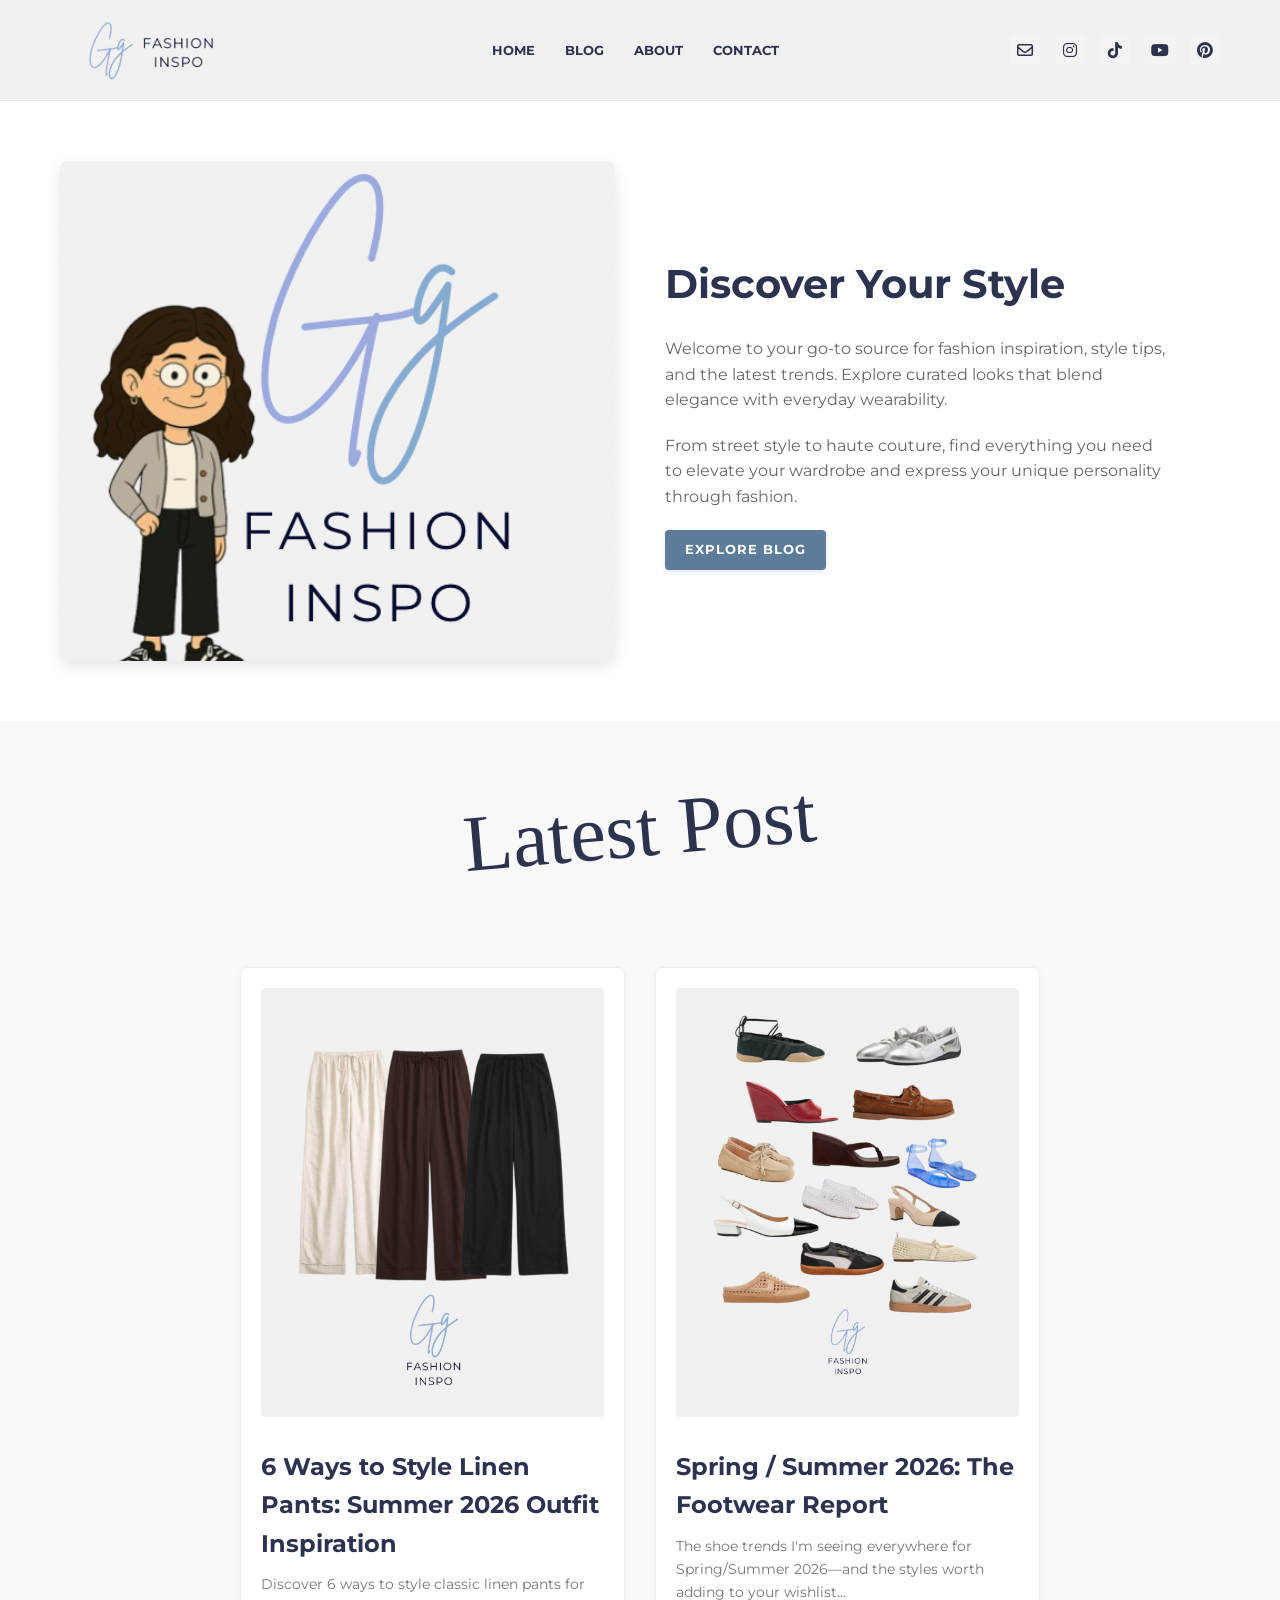
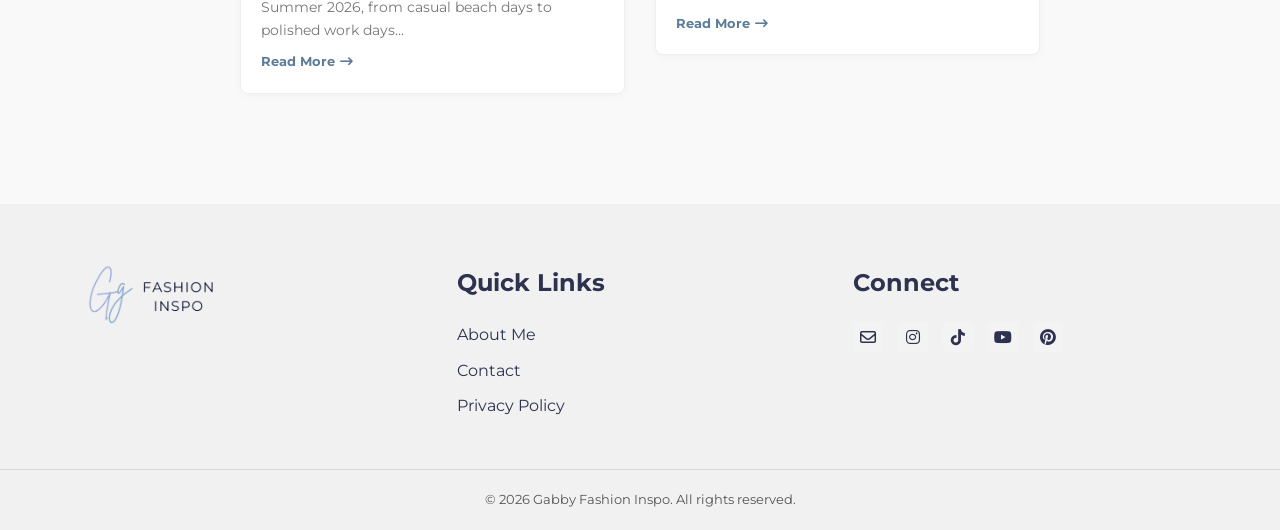
<file: index.html>
<!DOCTYPE html>
<html lang="en">

<head>
    <meta charset="UTF-8">
    <meta name="viewport" content="width=device-width, initial-scale=1.0">
    <title>Gabby Fashion Inspo</title>
    <!-- Favicon -->
    <link rel="icon" type="image/png" href="assets/Favicon_gabby.png">
    <!-- Fonts -->
    <link rel="preconnect" href="https://fonts.googleapis.com">
    <link rel="preconnect" href="https://fonts.gstatic.com" crossorigin>
    <link href="https://fonts.googleapis.com/css2?family=Montserrat:wght@300;400;500;600;700&display=swap"
        rel="stylesheet">
    <link href="https://fonts.cdnfonts.com/css/brittany-signature" rel="stylesheet">
    <!-- Font Awesome -->
    <link rel="stylesheet" href="https://cdnjs.cloudflare.com/ajax/libs/font-awesome/6.4.0/css/all.min.css">
    <!-- Custom CSS -->
    <link rel="stylesheet" href="css/style.css">
</head>

<body>

    <!-- Header -->
    <header>
        <div class="container header-container">
            <div class="logo">
                <a href="index.html">
                    <img src="assets/GabbyFashionInpo_Banner_Logo-removebg-preview.png" alt="Gabby Fashion Inspo Logo"
                        class="header-logo-img">
                </a>
            </div>
            <nav>
                <ul class="nav-links">
                    <li><a href="index.html">Home</a></li>
                    <li><a href="blog.html">Blog</a></li>
                    <li><a href="about.html">About</a></li>
                    <li><a href="contact.html">Contact</a></li>
                </ul>
            </nav>
            <div class="social-icons">
                <a href="mailto:gabriela.gregoris1818@gmail.com"><i class="fa-regular fa-envelope"></i></a>
                <a href="https://www.instagram.com/gabby_fashioninspo/"><i class="fa-brands fa-instagram"></i></a>
                <a href="https://www.tiktok.com/@gabby_fashioninspo"><i class="fa-brands fa-tiktok"></i></a>
                <a href="https://www.youtube.com/@gabby_fashioninspo/shorts"><i class="fa-brands fa-youtube"></i></a>
                <a href="https://ca.pinterest.com/gabby_fashioninspo/"><i class="fa-brands fa-pinterest"></i></a>
            </div>
        </div>
    </header>

    <!-- Hero Section -->
    <section class="hero">
        <div class="container hero-container">
            <div class="hero-image">
                <img src="assets/Copy of GG - GabbyFashionInspo Logo (2).PNG"
                    alt="Gabby Fashion Inspo Logo and cartoon">
            </div>
            <div class="hero-content">
                <h2>Discover Your Style</h2>
                <p>Welcome to your go-to source for fashion inspiration, style tips, and the latest trends. Explore
                    curated looks that blend elegance with everyday wearability.</p>
                <p>From street style to haute couture, find everything you need to elevate your wardrobe and express
                    your unique personality through fashion.</p>
                <a href="blog.html" class="btn btn-secondary">Explore Blog</a>
            </div>
        </div>
    </section>

    <!-- Latest Post Section -->
    <section class="latest-posts">
        <div class="container">
            <div class="blog-header-title">
                <h2 class="section-title script-font">Latest Post</h2>
            </div>
            <div class="posts-grid">
                <!-- Column 1 -->
                <div class="post-column">
                    <article class="post-card">
                        <img src="assets/6 Ways TO STYLE LINEN PANTS Summer 2026 COVER.png"
                            alt="6 Ways to Style Linen Pants: Summer 2026 Outfit Inspiration">
                        <h3>6 Ways to Style Linen Pants: Summer 2026 Outfit Inspiration</h3>
                        <p>Discover 6 ways to style classic linen pants for Summer 2026, from casual beach days to polished work days...</p>
                        <a href="blog-post-7.html" class="read-more">Read More <i
                                class="fa-solid fa-arrow-right-long"></i></a>
                    </article>
                </div>

                <!-- Column 2 -->
                <div class="post-column">
                    <article class="post-card">
                        <img src="assets/Spring 2026 Footwear Trends .png"
                            alt="Spring / Summer 2026 The Footwear Report">
                        <h3>Spring / Summer 2026: The Footwear Report</h3>
                        <p>The shoe trends I'm seeing everywhere for Spring/Summer 2026—and the styles worth adding to
                            your wishlist...</p>
                        <a href="blog-post-6.html" class="read-more">Read More <i
                                class="fa-solid fa-arrow-right-long"></i></a>
                    </article>
                </div>
            </div>
        </div>
    </section>

    <!-- Footer -->
    <footer>
        <div class="container footer-container">
            <div class="footer-brand">
                <a href="index.html">
                    <img src="assets/GabbyFashionInpo_Banner_Logo-removebg-preview.png" alt="Gabby Fashion Inspo Logo"
                        class="header-logo-img">
                </a>
            </div>
            <div class="footer-links">
                <h4>Quick Links</h4>
                <ul>
                    <li><a href="about.html">About Me</a></li>
                    <li><a href="contact.html">Contact</a></li>
                    <li><a href="privacy.html">Privacy Policy</a></li>
                </ul>
            </div>
            <div class="footer-connect">
                <h4>Connect</h4>
                <div class="social-icons">
                    <a href="mailto:gabriela.gregoris1818@gmail.com"><i class="fa-regular fa-envelope"></i></a>
                    <a href="https://www.instagram.com/gabby_fashioninspo/"><i class="fa-brands fa-instagram"></i></a>
                    <a href="https://www.tiktok.com/@gabby_fashioninspo"><i class="fa-brands fa-tiktok"></i></a>
                    <a href="https://www.youtube.com/@gabby_fashioninspo/shorts"><i
                            class="fa-brands fa-youtube"></i></a>
                    <a href="https://ca.pinterest.com/gabby_fashioninspo/"><i class="fa-brands fa-pinterest"></i></a>
                </div>
            </div>
        </div>
        <div class="copyright">
            <p>&copy; 2026 Gabby Fashion Inspo. All rights reserved.</p>
        </div>
    </footer>

    <script src="js/script.js"></script>
</body>

</html>
</file>
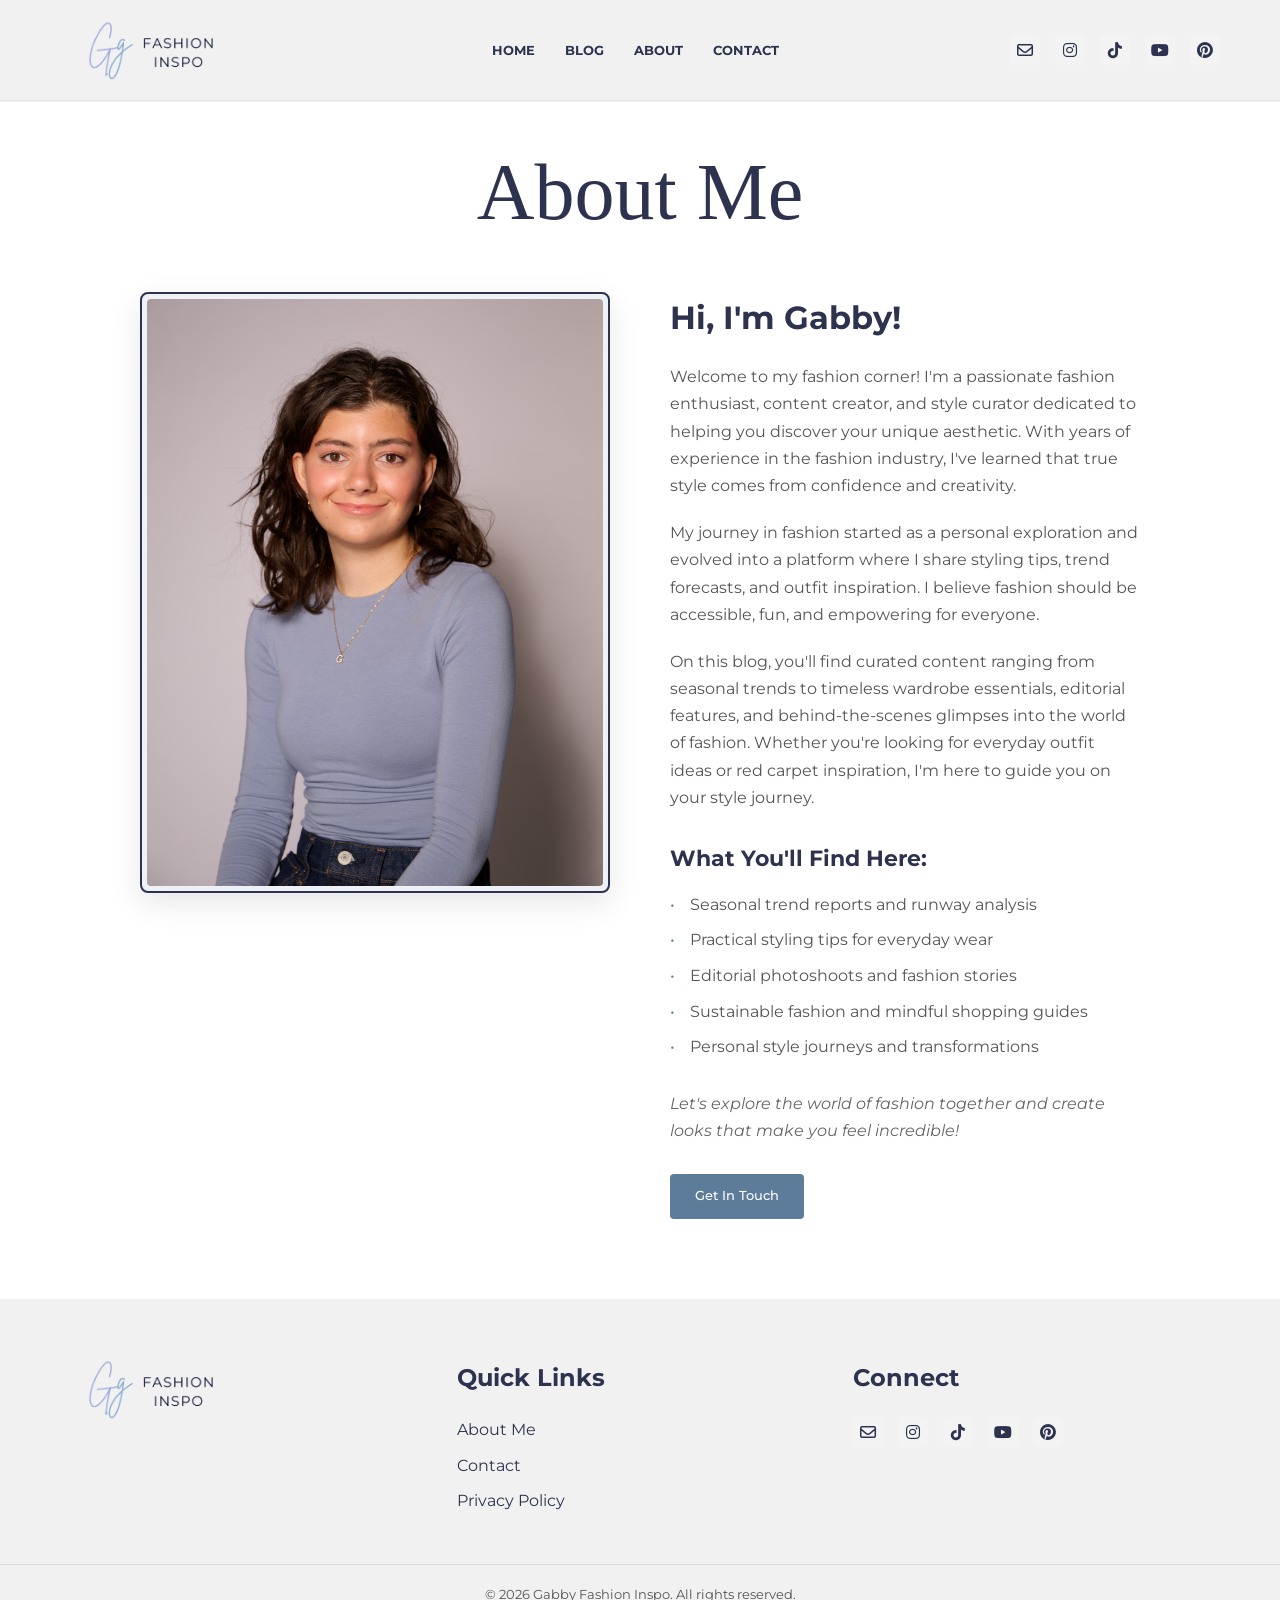
<file: about.html>
<!DOCTYPE html>
<html lang="en">

<head>
    <meta charset="UTF-8">
    <meta name="viewport" content="width=device-width, initial-scale=1.0">
    <title>About Me - Gabby Fashion Inspo</title>
    <!-- Favicon -->
    <link rel="icon" type="image/png" href="assets/Favicon_gabby.png">
    <!-- Fonts -->
    <link rel="preconnect" href="https://fonts.googleapis.com">
    <link rel="preconnect" href="https://fonts.gstatic.com" crossorigin>
    <link href="https://fonts.googleapis.com/css2?family=Montserrat:wght@300;400;500;600;700&display=swap"
        rel="stylesheet">
    <link href="https://fonts.cdnfonts.com/css/brittany-signature" rel="stylesheet">
    <!-- Font Awesome -->
    <link rel="stylesheet" href="https://cdnjs.cloudflare.com/ajax/libs/font-awesome/6.4.0/css/all.min.css">
    <!-- Custom CSS -->
    <link rel="stylesheet" href="css/style.css">
</head>

<body>

    <!-- Header -->
    <header>
        <div class="container header-container">
            <div class="logo">
                <a href="index.html">
                    <img src="assets/GabbyFashionInpo_Banner_Logo-removebg-preview.png" alt="Gabby Fashion Inspo Logo"
                        class="header-logo-img">
                </a>
            </div>
            <nav>
                <ul class="nav-links">
                    <li><a href="index.html">Home</a></li>
                    <li><a href="blog.html">Blog</a></li>
                    <li><a href="about.html">About</a></li>
                    <li><a href="contact.html">Contact</a></li>
                </ul>
            </nav>
            <div class="social-icons">
                <a href="mailto:gabriela.gregoris1818@gmail.com"><i class="fa-regular fa-envelope"></i></a>
                <a href="https://www.instagram.com/gabby_fashioninspo/"><i class="fa-brands fa-instagram"></i></a>
                <a href="https://www.tiktok.com/@gabby_fashioninspo"><i class="fa-brands fa-tiktok"></i></a>
                <a href="https://www.youtube.com/@gabby_fashioninspo/shorts"><i class="fa-brands fa-youtube"></i></a>
                <a href="https://ca.pinterest.com/gabby_fashioninspo/"><i class="fa-brands fa-pinterest"></i></a>
            </div>
        </div>
    </header>

    <!-- About Section -->
    <section class="about-page">
        <div class="container">
            <h1 class="about-title script-font">About Me</h1>

            <div class="about-content">
                <div class="about-image-wrapper">
                    <!-- Placeholder representing the illustration shown in the mockup -->
                    <img src="assets/Humber Headshots2868 copy.jpg" alt="Gabby Fashion Inspo Illustration">
                </div>
                <div class="about-text">
                    <h2>Hi, I'm Gabby!</h2>
                    <p>Welcome to my fashion corner! I'm a passionate fashion enthusiast, content creator, and style
                        curator dedicated to helping you discover your unique aesthetic. With years of experience in the
                        fashion industry, I've learned that true style comes from confidence and creativity.</p>
                    <p>My journey in fashion started as a personal exploration and evolved into a platform where I share
                        styling tips, trend forecasts, and outfit inspiration. I believe fashion should be accessible,
                        fun, and empowering for everyone.</p>
                    <p>On this blog, you'll find curated content ranging from seasonal trends to timeless wardrobe
                        essentials, editorial features, and behind-the-scenes glimpses into the world of fashion.
                        Whether you're looking for everyday outfit ideas or red carpet inspiration, I'm here to guide
                        you on your style journey.</p>

                    <h3>What You'll Find Here:</h3>
                    <ul class="about-list">
                        <li>Seasonal trend reports and runway analysis</li>
                        <li>Practical styling tips for everyday wear</li>
                        <li>Editorial photoshoots and fashion stories</li>
                        <li>Sustainable fashion and mindful shopping guides</li>
                        <li>Personal style journeys and transformations</li>
                    </ul>

                    <p class="about-italic">Let's explore the world of fashion together and create looks that make you
                        feel incredible!</p>

                    <a href="contact.html" class="btn btn-primary btn-about">Get In Touch</a>
                </div>
            </div>
        </div>
    </section>

    <!-- Footer -->
    <footer>
        <div class="container footer-container">
            <div class="footer-brand">
                <a href="index.html">
                    <img src="assets/GabbyFashionInpo_Banner_Logo-removebg-preview.png" alt="Gabby Fashion Inspo Logo"
                        class="header-logo-img">
                </a>
            </div>
            <div class="footer-links">
                <h4>Quick Links</h4>
                <ul>
                    <li><a href="about.html">About Me</a></li>
                    <li><a href="contact.html">Contact</a></li>
                    <li><a href="privacy.html">Privacy Policy</a></li>
                </ul>
            </div>
            <div class="footer-connect">
                <h4>Connect</h4>
                <div class="social-icons">
                    <a href="mailto:gabriela.gregoris1818@gmail.com"><i class="fa-regular fa-envelope"></i></a>
                    <a href="https://www.instagram.com/gabby_fashioninspo/"><i class="fa-brands fa-instagram"></i></a>
                    <a href="https://www.tiktok.com/@gabby_fashioninspo"><i class="fa-brands fa-tiktok"></i></a>
                    <a href="https://www.youtube.com/@gabby_fashioninspo/shorts"><i
                            class="fa-brands fa-youtube"></i></a>
                    <a href="https://ca.pinterest.com/gabby_fashioninspo/"><i class="fa-brands fa-pinterest"></i></a>
                </div>
            </div>
        </div>
        <div class="copyright">
            <p>&copy; 2026 Gabby Fashion Inspo. All rights reserved.</p>
        </div>
    </footer>

    <script src="js/script.js"></script>
</body>

</html>
</file>
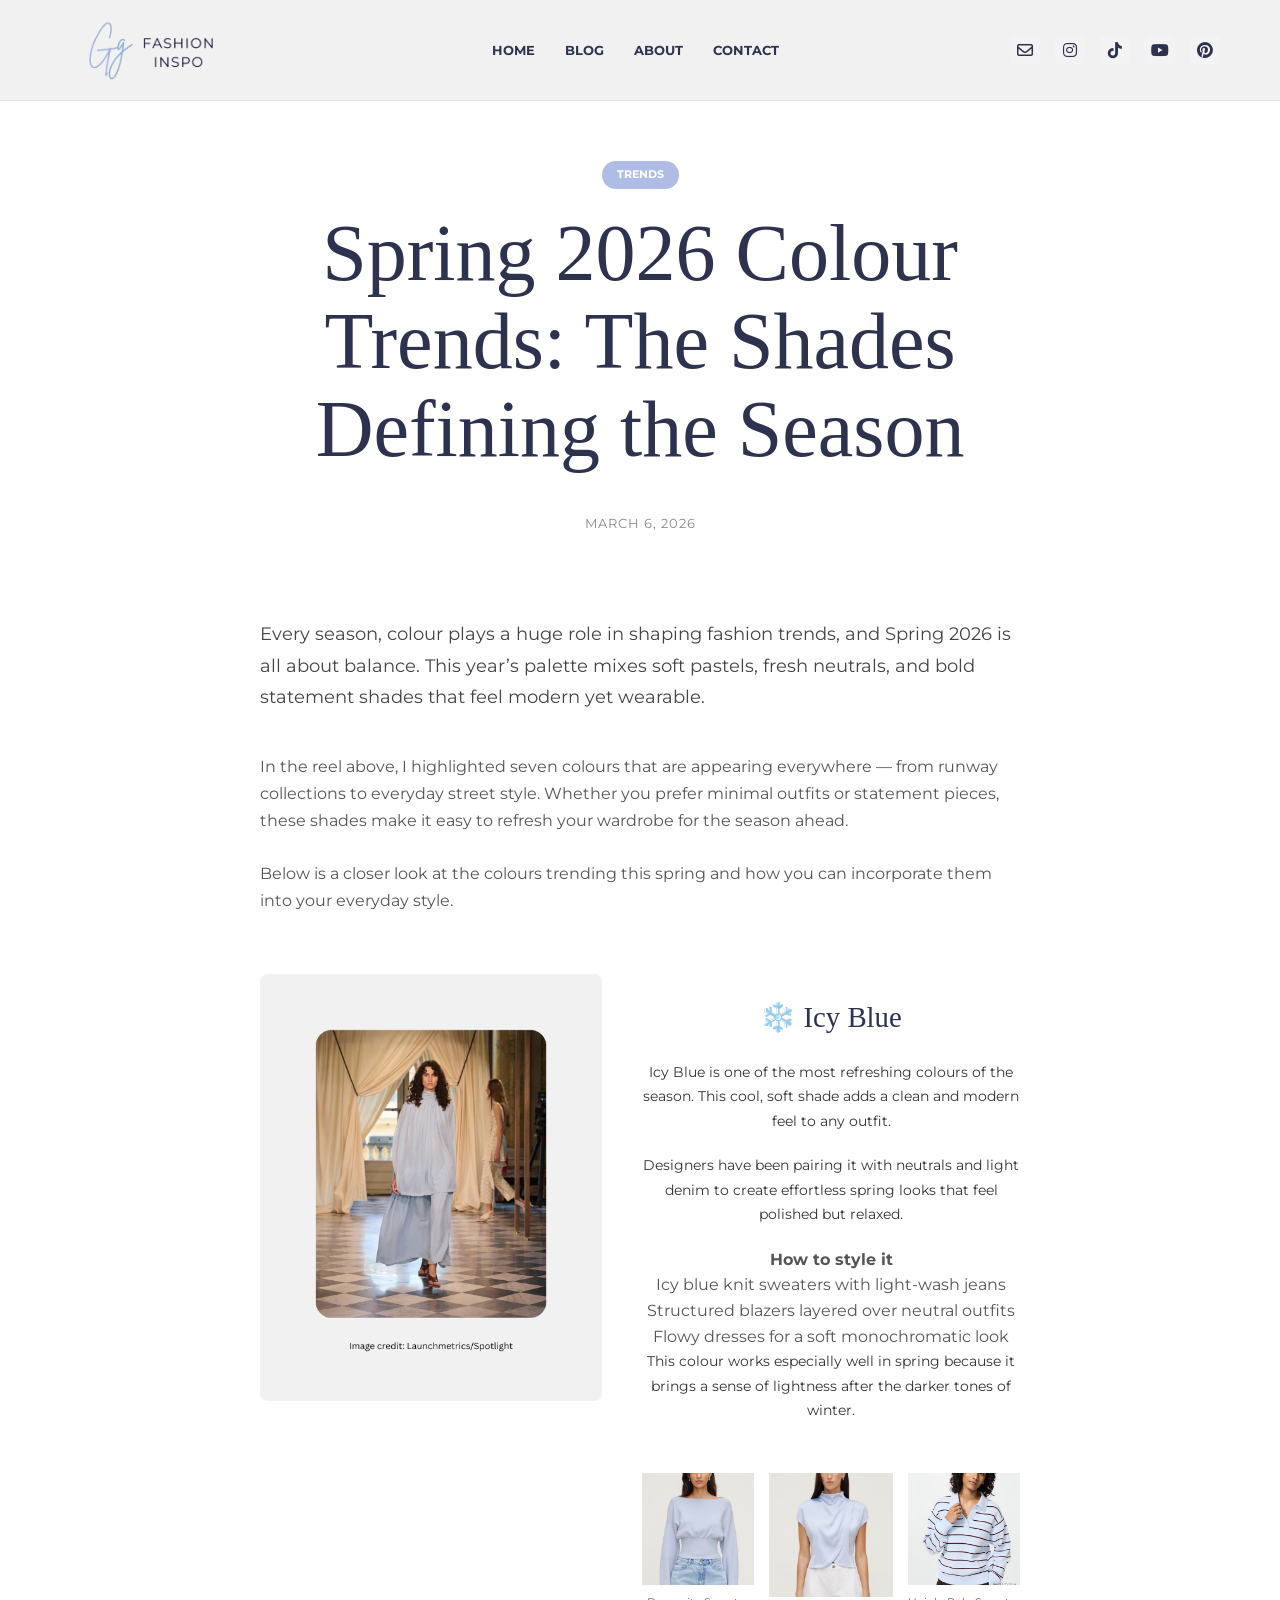
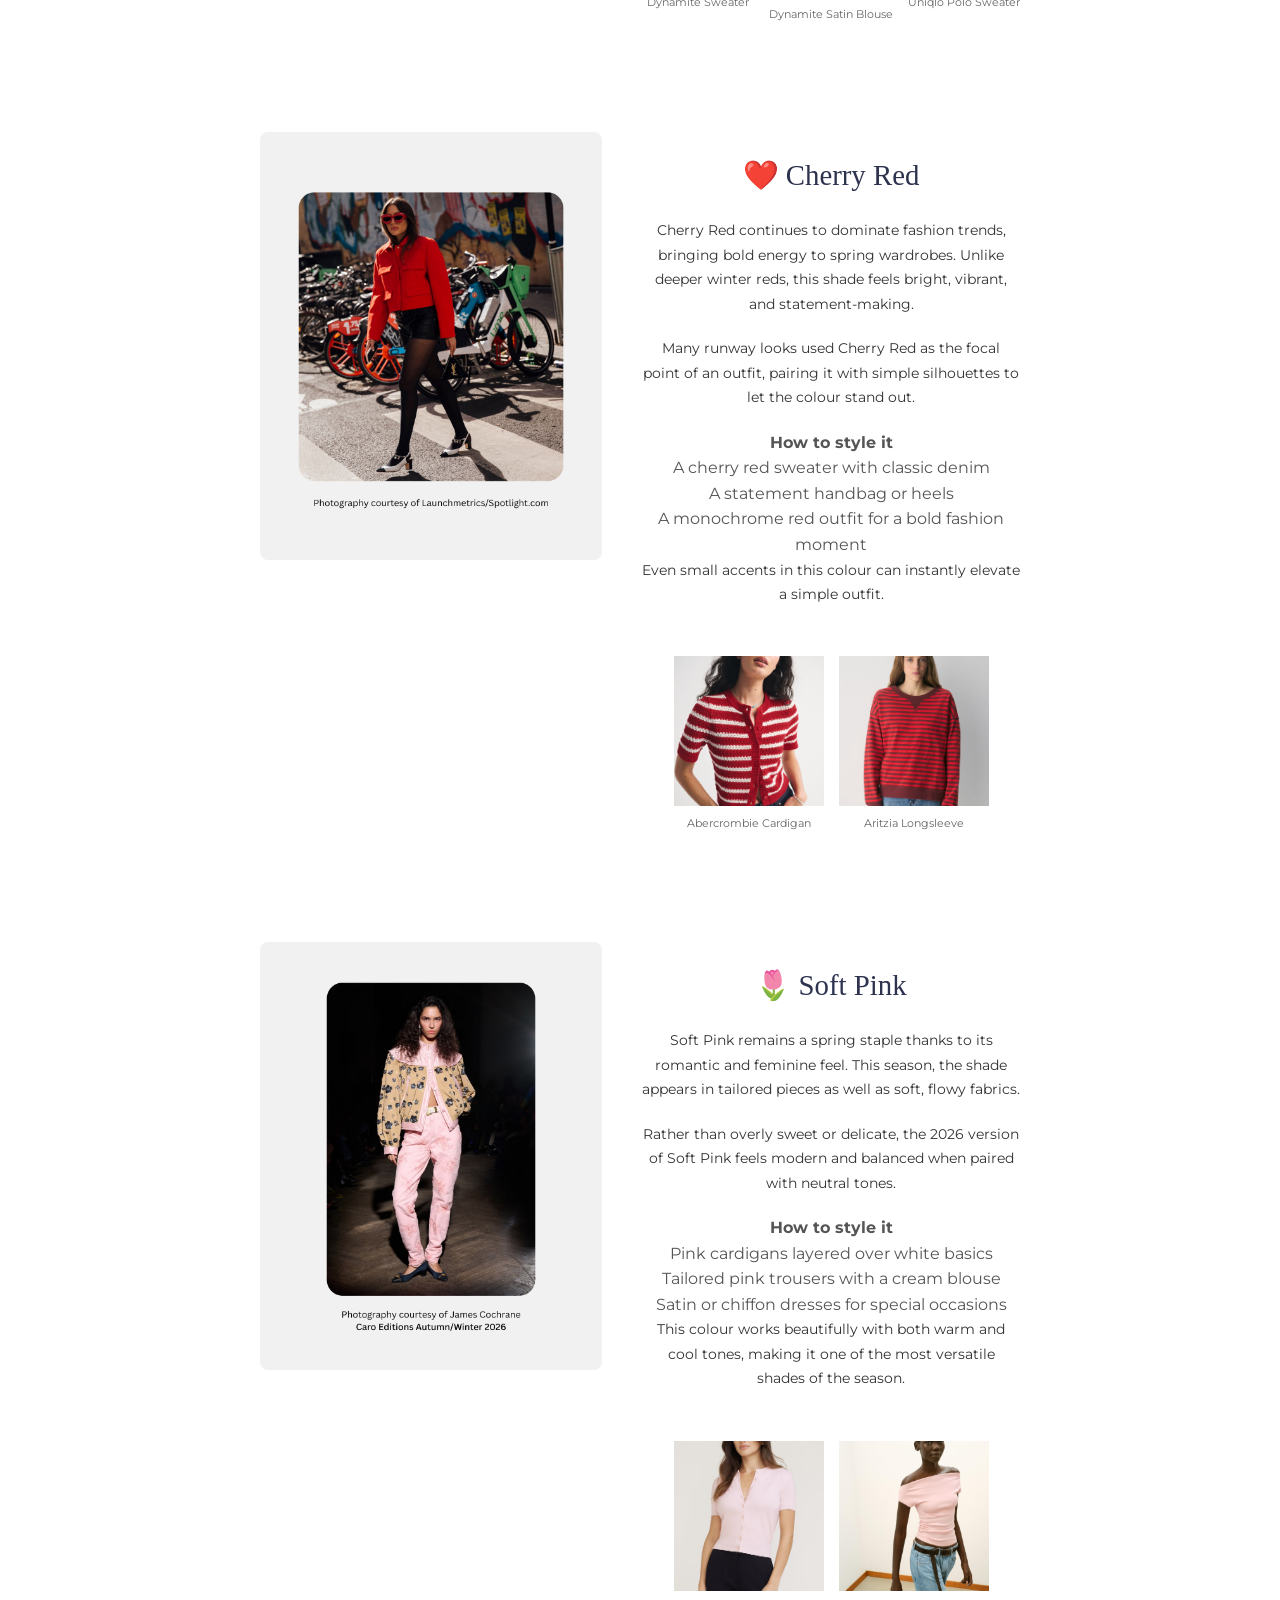
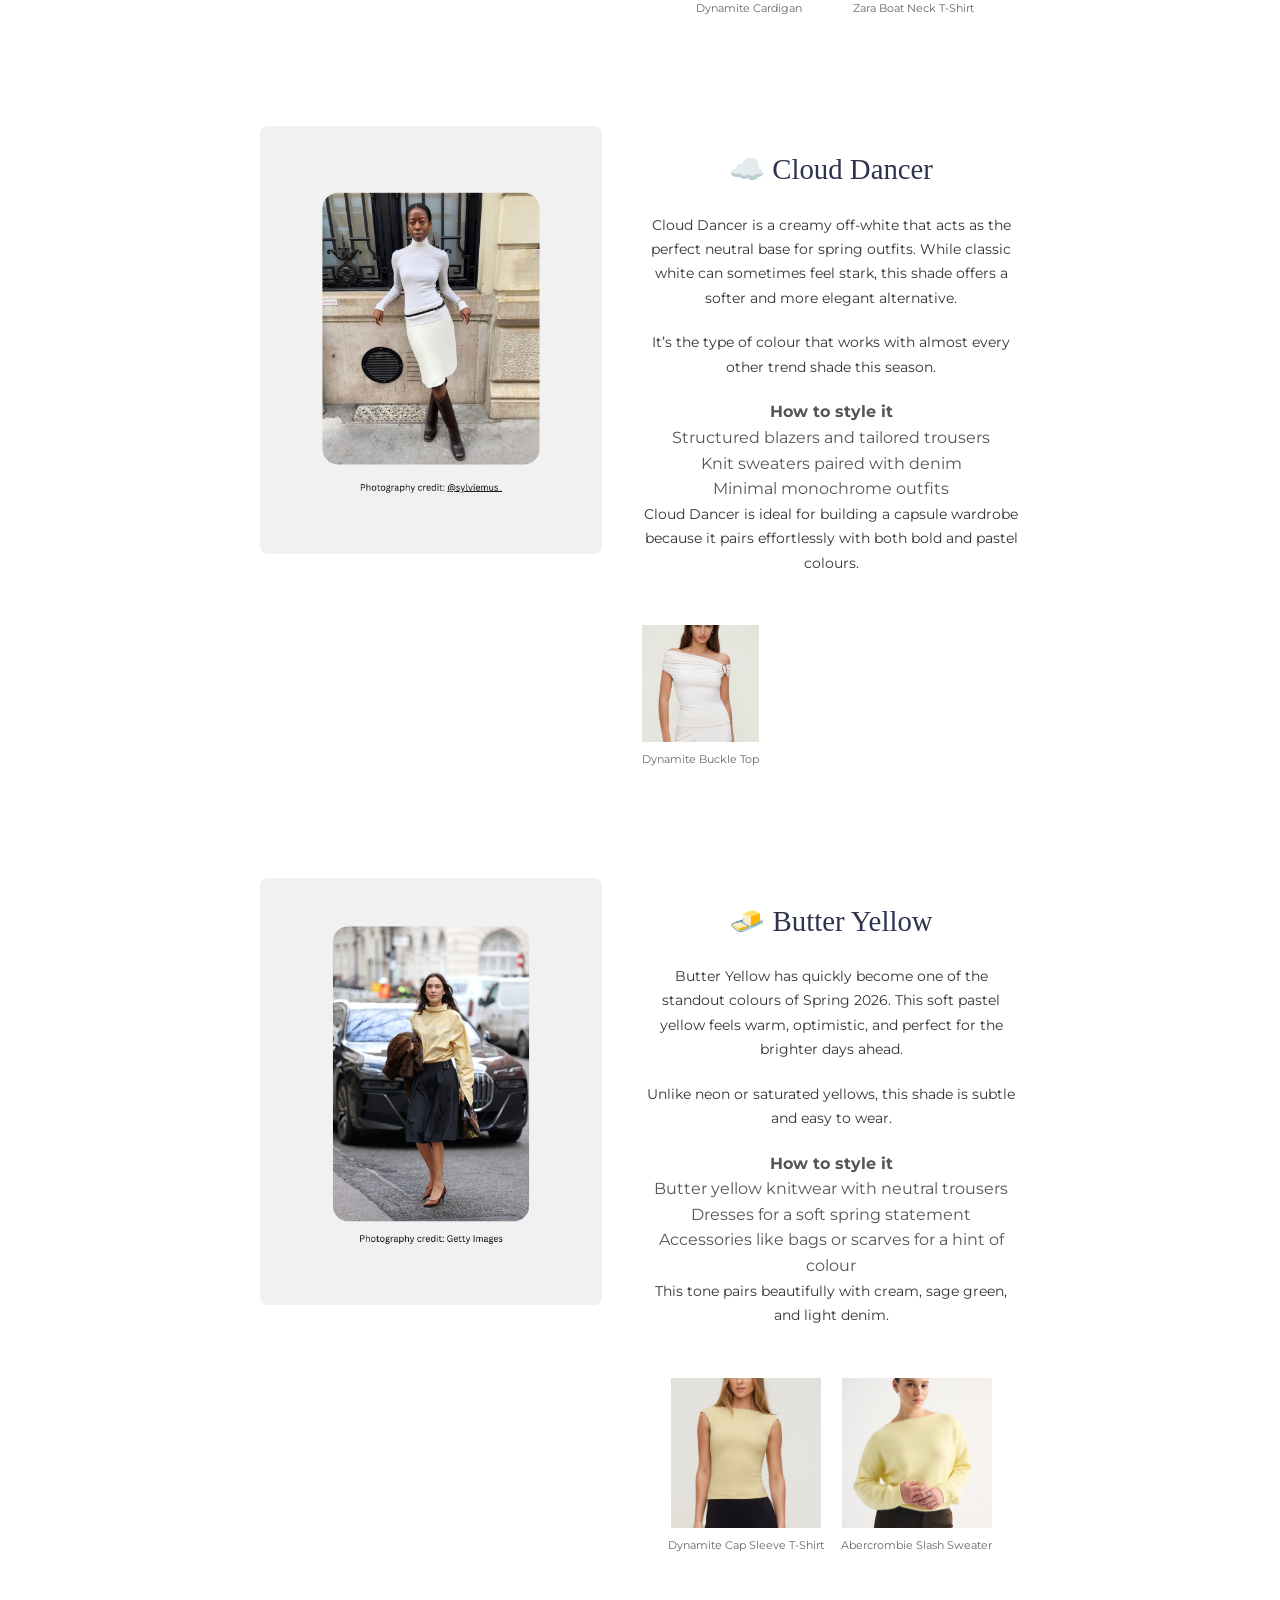
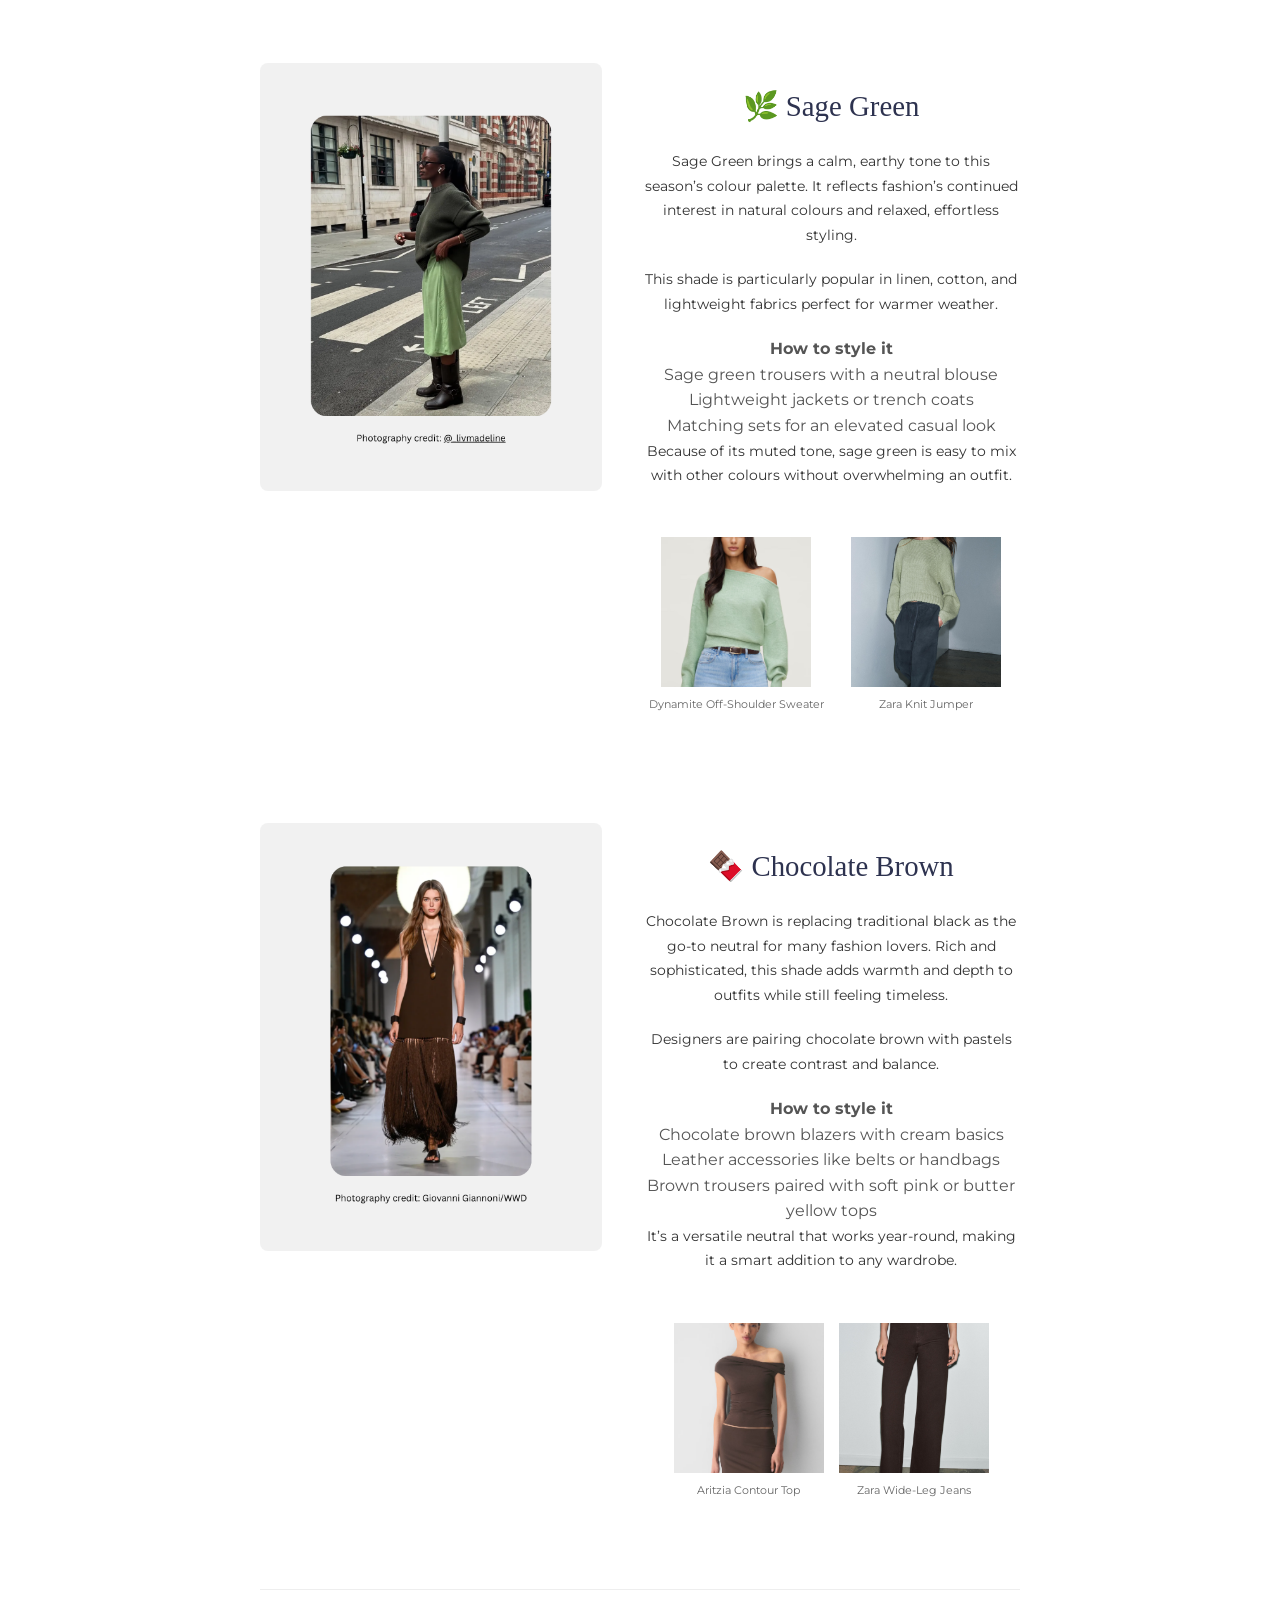
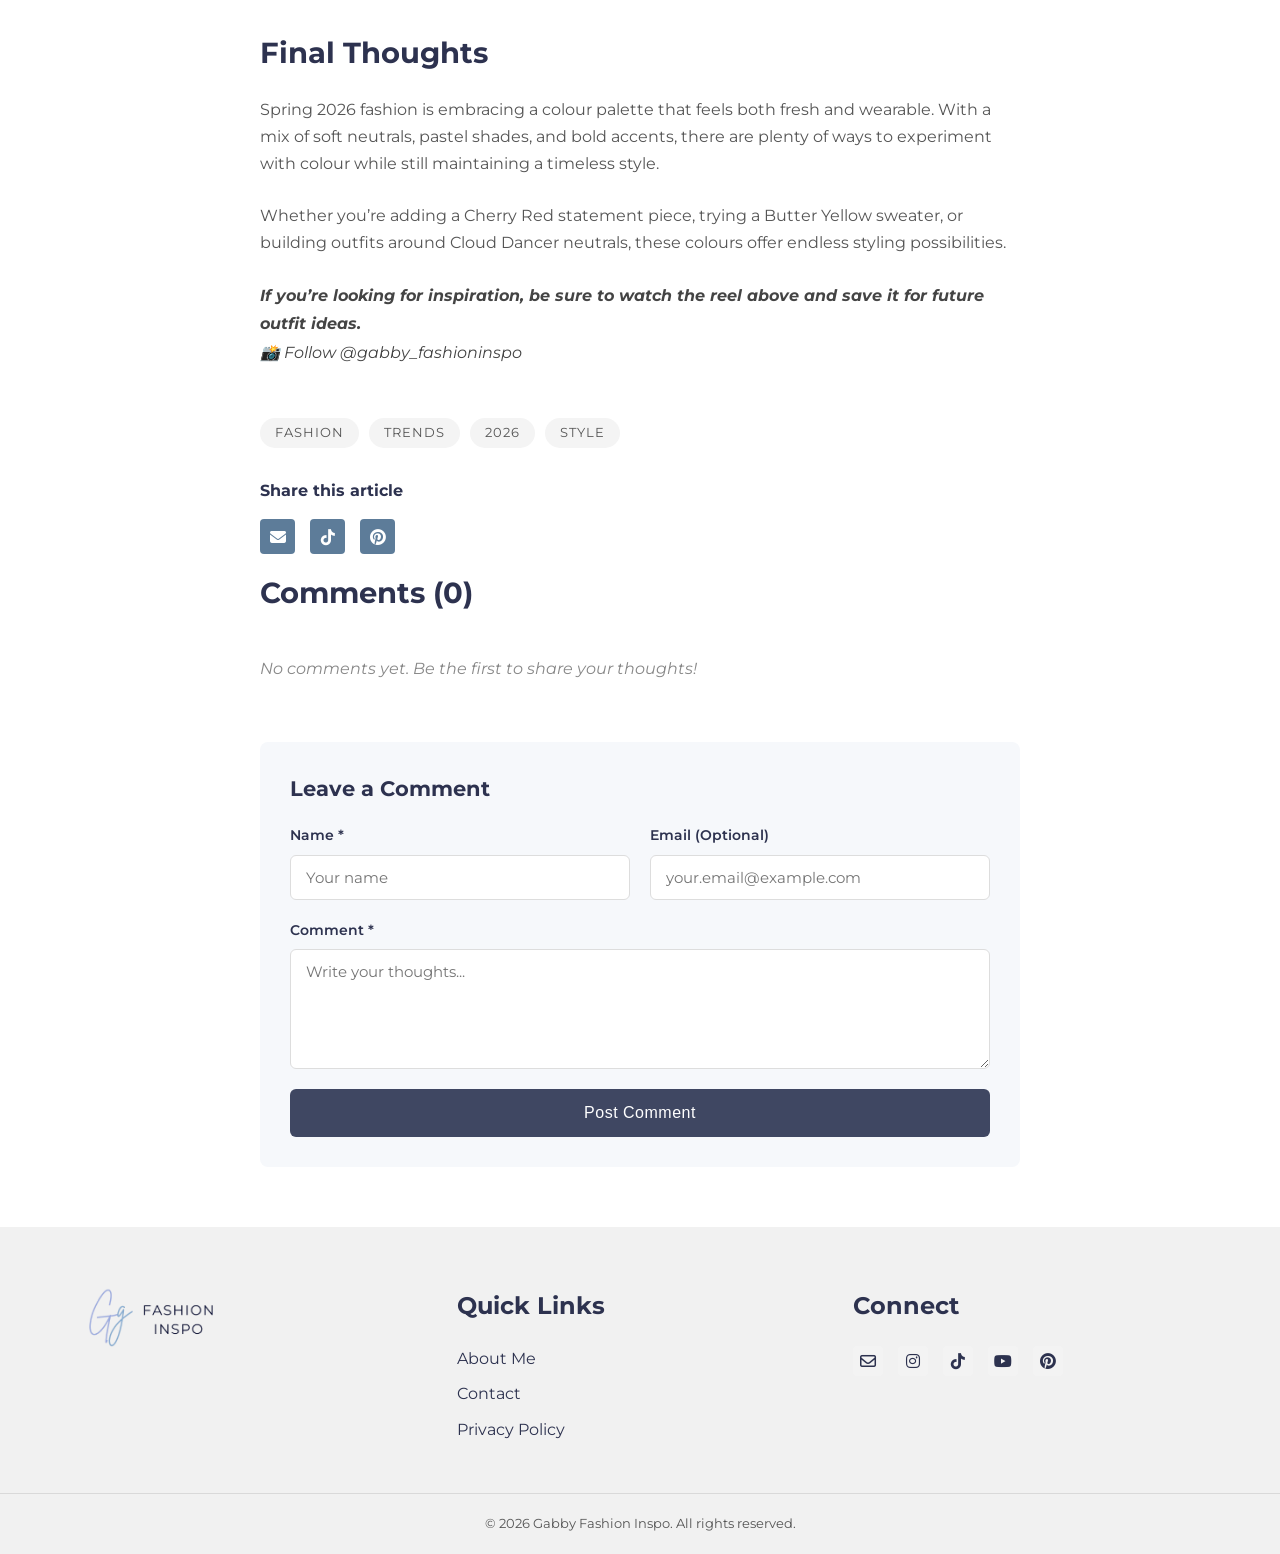
<file: blog-post-2.html>
<!DOCTYPE html>
<html lang="en">

<head>
    <meta charset="UTF-8">
    <meta name="viewport" content="width=device-width, initial-scale=1.0">
    <title>Spring 2026 Colour Trends - Gabby Fashion Inspo</title>
    <!-- Favicon -->
    <link rel="icon" type="image/png" href="assets/Favicon_gabby.png">
    <!-- Fonts -->
    <link rel="preconnect" href="https://fonts.googleapis.com">
    <link rel="preconnect" href="https://fonts.gstatic.com" crossorigin>
    <link href="https://fonts.googleapis.com/css2?family=Montserrat:wght@300;400;500;600;700&display=swap"
        rel="stylesheet">
    <link href="https://fonts.cdnfonts.com/css/brittany-signature" rel="stylesheet">
    <!-- Font Awesome -->
    <link rel="stylesheet" href="https://cdnjs.cloudflare.com/ajax/libs/font-awesome/6.4.0/css/all.min.css">
    <!-- Custom CSS -->
    <link rel="stylesheet" href="css/style.css">
</head>

<body>

    <!-- Header -->
    <header>
        <div class="container header-container">
            <div class="logo">
                <a href="index.html">
                    <img src="assets/GabbyFashionInpo_Banner_Logo-removebg-preview.png" alt="Gabby Fashion Inspo Logo"
                        class="header-logo-img">
                </a>
            </div>
            <nav>
                <ul class="nav-links">
                    <li><a href="index.html">Home</a></li>
                    <li><a href="blog.html">Blog</a></li>
                    <li><a href="about.html">About</a></li>
                    <li><a href="contact.html">Contact</a></li>
                </ul>
            </nav>
            <div class="social-icons">
                <a href="mailto:gabriela.gregoris1818@gmail.com"><i class="fa-regular fa-envelope"></i></a>
                <a href="https://www.instagram.com/gabby_fashioninspo/"><i class="fa-brands fa-instagram"></i></a>
                <a href="https://www.tiktok.com/@gabby_fashioninspo"><i class="fa-brands fa-tiktok"></i></a>
                <a href="https://www.youtube.com/@gabby_fashioninspo/shorts"><i class="fa-brands fa-youtube"></i></a>
                <a href="https://ca.pinterest.com/gabby_fashioninspo/"><i class="fa-brands fa-pinterest"></i></a>
            </div>
        </div>
    </header>

    <!-- Single Post Section -->
    <article class="single-post">
        <div class="container single-post-container">
            <!-- Post Header -->
            <div class="post-header">
                <span class="badge badge-center">TRENDS</span>
                <h1 class="post-title script-font">Spring 2026 Colour Trends: The Shades Defining the Season</h1>
                <br>
                <span class="post-date">March 6, 2026</span>

            </div>

            <!-- Post Hero Image -->
            <div class="post-hero-image">
                <blockquote class="instagram-media" data-instgrm-permalink="https://www.instagram.com/reel/DVji7qRjyAi/"
                    data-instgrm-version="14"></blockquote>
                <script async src="//www.instagram.com/embed.js"></script>
            </div>

            <!-- Post Content -->
            <div class="post-content">
                <p class="lead">Every season, colour plays a huge role in shaping fashion trends, and Spring 2026 is all
                    about balance. This year’s palette mixes soft pastels, fresh neutrals, and bold statement shades
                    that feel modern yet wearable.</p>

                <p>In the reel above, I highlighted seven colours that are appearing everywhere — from runway
                    collections to everyday street style. Whether you prefer minimal outfits or statement pieces, these
                    shades make it easy to refresh your wardrobe for the season ahead.</p>

                <p>Below is a closer look at the colours trending this spring and how you can incorporate them into your
                    everyday style.</p>

                <div class="outfit-layout">
                    <div class="outfit-main-image">
                        <img src="assets/Icy Blue.png" alt="Icy Blue" class="post-inline-image">
                    </div>
                    <div class="outfit-details">
                        <h2 class="outfit-heading">❄️ Icy Blue</h2>
                        <p>Icy Blue is one of the most refreshing colours of the season. This cool, soft shade adds a
                            clean and
                            modern feel to any outfit.</p>
                        <p>Designers have been pairing it with neutrals and light denim to create effortless spring
                            looks that
                            feel polished but relaxed.</p>

                        <h4>How to style it</h4>
                        <ul>
                            <li>Icy blue knit sweaters with light-wash jeans</li>
                            <li>Structured blazers layered over neutral outfits</li>
                            <li>Flowy dresses for a soft monochromatic look</li>
                        </ul>
                        <p>This colour works especially well in spring because it brings a sense of lightness after the
                            darker
                            tones of winter.</p>

                        <div class="outfit-products-grid" style="grid-template-columns: repeat(3, 1fr);">
                            <div class="product-item">
                                <a href="https://www.dynamiteclothing.com/ca/p/cinched-boat-neck-sweater/0961001.html?gad_source=1&amp;gad_campaignid=23582863865&amp;gbraid=0AAAAADqe8PLowzEJL5FIfnuNluUSwEsZp&amp;gclid=CjwKCAiAzZ_NBhAEEiwAMtqKy6WUtdBSDd2MFKIB0lQORv4saHfyJ26rRn9O13A_5BtPtq2D3D8a8hoCLKAQAvD_BwE"
                                    target="_blank" style="text-decoration: none;">
                                    <img src="assets/Blurboatnecksweater.jpg" alt="Dynamite Boat Neck Sweater">
                                    <p>Dynamite Sweater</p>
                                </a>
                            </div>
                            <div class="product-item">
                                <a href="https://www.dynamiteclothing.com/ca/p/ella-layered-satin-blouse/0960192.html?gad_source=1&amp;gad_campaignid=23582863856&amp;gbraid=0AAAAADqe8PIENo7CFlOuEP8zDVStfcpXO&amp;gclid=CjwKCAiAzZ_NBhAEEiwAMtqKy0JajfRmqJCwpmgIcKvm0AkxUIyYCVL1F_B5zGUfvEex17IHrprDUxoCUvIQAvD_BwE"
                                    target="_blank" style="text-decoration: none;">
                                    <img src="assets/Blueblouse.jpg" alt="Dynamite Satin Blouse">
                                    <p>Dynamite Satin Blouse</p>
                                </a>
                            </div>
                            <div class="product-item">
                                <a href="https://www.uniqlo.com/ca/en/products/E484503-000/00?colorDisplayCode=60&amp;sizeDisplayCode=003&amp;gclsrc=aw.ds&amp;utm_content=%7Basset_id%7D&amp;campaignid=22870817751&amp;asset_group_id=%7Basset_group_id%7D&amp;location=%7Blocation%7D&amp;device=c&amp;network=x&amp;gad_source=1&amp;gad_campaignid=22876687874&amp;gbraid=0AAAAAC5hEayis_ENykVqPS36bE80bl0Yr&amp;gclid=CjwKCAiAzZ_NBhAEEiwAMtqKyz4BlcyqeL_w7fYxzsxGD6qunhYk2EEYbQAJ4apjipAv3JlW1wwIoxoClyYQAvD_BwE"
                                    target="_blank" style="text-decoration: none;">
                                    <img src="assets/Stripedpolosweater.jpg" alt="Uniqlo Polo Sweater">
                                    <p>Uniqlo Polo Sweater</p>
                                </a>
                            </div>
                        </div>
                    </div>
                </div>

                <div class="outfit-layout">
                    <div class="outfit-main-image">
                        <img src="assets/Cherry Red.png" alt="Cherry Red" class="post-inline-image">
                    </div>
                    <div class="outfit-details">
                        <h2 class="outfit-heading">❤️ Cherry Red</h2>
                        <p>Cherry Red continues to dominate fashion trends, bringing bold energy to spring wardrobes.
                            Unlike
                            deeper winter reds, this shade feels bright, vibrant, and statement-making.</p>
                        <p>Many runway looks used Cherry Red as the focal point of an outfit, pairing it with simple
                            silhouettes
                            to let the colour stand out.</p>

                        <h4>How to style it</h4>
                        <ul>
                            <li>A cherry red sweater with classic denim</li>
                            <li>A statement handbag or heels</li>
                            <li>A monochrome red outfit for a bold fashion moment</li>
                        </ul>
                        <p>Even small accents in this colour can instantly elevate a simple outfit.</p>

                        <div class="outfit-products-grid" style="grid-template-columns: repeat(2, 1fr);">
                            <div class="product-item">
                                <a href="https://www.abercrombie.com/shop/ca/p/textural-short-sleeve-crew-cardigan-62054319?seq=03?seq=03&amp;source=googleshopping&amp;cmp=PLA:EVG:20:A:D:US:X:GGL:X:SHOP:X:X:X:X:x:ANF_Google_Shopping_DEF_PMAX_CA_X_X__&amp;gclsrc=aw.ds&amp;gad_source=1&amp;gad_campaignid=22859929644&amp;gbraid=0AAAAADeAqWPJFUCX8lZ9_53Cb79JmWp2Z&amp;gclid=Cj0KCQjw4PPNBhD8ARIsAMo-icy86jEZ_hrAdnufYIskvEpxMHFZekLMXF3B4q8pSPzCt0pUJRoVixoaAt_dEALw_wcB"
                                    target="_blank" style="text-decoration: none;">
                                    <img src="assets/redstripedsweater.jpg" alt="Abercrombie Cardigan">
                                    <p>Abercrombie Cardigan</p>
                                </a>
                            </div>
                            <div class="product-item">
                                <a href="https://www.aritzia.com/en/product/mighty-cotton%E2%84%A2-wicket-longsleeve/128446040.html?color=36205"
                                    target="_blank" style="text-decoration: none;">
                                    <img src="assets/redstripedlongsleeve.jpg" alt="Aritzia Longsleeve">
                                    <p>Aritzia Longsleeve</p>
                                </a>
                            </div>
                        </div>
                    </div>
                </div>

                <div class="outfit-layout">
                    <div class="outfit-main-image">
                        <img src="assets/Soft Pink.png" alt="Soft Pink" class="post-inline-image">
                    </div>
                    <div class="outfit-details">
                        <h2 class="outfit-heading">🌷 Soft Pink</h2>
                        <p>Soft Pink remains a spring staple thanks to its romantic and feminine feel. This season, the
                            shade
                            appears in tailored pieces as well as soft, flowy fabrics.</p>
                        <p>Rather than overly sweet or delicate, the 2026 version of Soft Pink feels modern and balanced
                            when
                            paired with neutral tones.</p>

                        <h4>How to style it</h4>
                        <ul>
                            <li>Pink cardigans layered over white basics</li>
                            <li>Tailored pink trousers with a cream blouse</li>
                            <li>Satin or chiffon dresses for special occasions</li>
                        </ul>
                        <p>This colour works beautifully with both warm and cool tones, making it one of the most
                            versatile
                            shades of the season.</p>

                        <div class="outfit-products-grid" style="grid-template-columns: repeat(2, 1fr);">
                            <div class="product-item">
                                <a href="https://www.dynamiteclothing.com/ca/p/becca-short-sleeve-cardigan/0933787.html?gad_source=1&amp;gad_campaignid=20279343355&amp;gbraid=0AAAAADqe8PKDenP1djgWToGsMG1vDvjtk&amp;gclid=Cj0KCQjw4PPNBhD8ARIsAMo-icyJNQgX43J31RgxdheBSRYo6pShTdd2KtQOu-kOCxR15eDHJ7AqANwaAvt5EALw_wcB"
                                    target="_blank" style="text-decoration: none;">
                                    <img src="assets/Shortsleevecardigan.jpg" alt="Dynamite Cardigan">
                                    <p>Dynamite Cardigan</p>
                                </a>
                            </div>
                            <div class="product-item">
                                <a href="https://www.zara.com/ca/en/boat-neck-t-shirt-p02335158.html?v1=499927937"
                                    target="_blank" style="text-decoration: none;">
                                    <img src="assets/pinktop.jpg" alt="Zara Boat Neck T-Shirt">
                                    <p>Zara Boat Neck T-Shirt</p>
                                </a>
                            </div>
                        </div>
                    </div>
                </div>

                <div class="outfit-layout">
                    <div class="outfit-main-image">
                        <img src="assets/Cloud Dancer.png" alt="Cloud Dancer" class="post-inline-image">
                    </div>
                    <div class="outfit-details">
                        <h2 class="outfit-heading">☁️ Cloud Dancer</h2>
                        <p>Cloud Dancer is a creamy off-white that acts as the perfect neutral base for spring outfits.
                            While
                            classic white can sometimes feel stark, this shade offers a softer and more elegant
                            alternative.</p>
                        <p>It’s the type of colour that works with almost every other trend shade this season.</p>

                        <h4>How to style it</h4>
                        <ul>
                            <li>Structured blazers and tailored trousers</li>
                            <li>Knit sweaters paired with denim</li>
                            <li>Minimal monochrome outfits</li>
                        </ul>
                        <p>Cloud Dancer is ideal for building a capsule wardrobe because it pairs effortlessly with both
                            bold
                            and pastel colours.</p>

                        <div class="outfit-products-grid" style="grid-template-columns: repeat(3, 1fr);">
                            <div class="product-item">
                                <a href="https://www.dynamiteclothing.com/ca/p/sculpt-buckle-detail-top/1001026898J3.html"
                                    target="_blank" style="text-decoration: none;">
                                    <img src="assets/Buckledetailtop.jpg" alt="Dynamite Sculpt Buckle Detail Top">
                                    <p>Dynamite Buckle Top</p>
                                </a>
                            </div>
                        </div>
                    </div>
                </div>

                <div class="outfit-layout">
                    <div class="outfit-main-image">
                        <img src="assets/Butter Yellow.png" alt="Butter Yellow" class="post-inline-image">
                    </div>
                    <div class="outfit-details">
                        <h2 class="outfit-heading">🧈 Butter Yellow</h2>
                        <p>Butter Yellow has quickly become one of the standout colours of Spring 2026. This soft pastel
                            yellow
                            feels warm, optimistic, and perfect for the brighter days ahead.</p>
                        <p>Unlike neon or saturated yellows, this shade is subtle and easy to wear.</p>

                        <h4>How to style it</h4>
                        <ul>
                            <li>Butter yellow knitwear with neutral trousers</li>
                            <li>Dresses for a soft spring statement</li>
                            <li>Accessories like bags or scarves for a hint of colour</li>
                        </ul>
                        <p>This tone pairs beautifully with cream, sage green, and light denim.</p>

                        <div class="outfit-products-grid" style="grid-template-columns: repeat(2, 1fr);">
                            <div class="product-item">
                                <a href="https://www.dynamiteclothing.com/ca/p/cap-sleeve-t-shirt/1000864088HI.html"
                                    target="_blank" style="text-decoration: none;">
                                    <img src="assets/yellowcapsleevetop.jpg" alt="Dynamite Cap Sleeve T-Shirt">
                                    <p>Dynamite Cap Sleeve T-Shirt</p>
                                </a>
                            </div>
                            <div class="product-item">
                                <a href="https://www.abercrombie.com/shop/ca/p/merino-wool-blend-slash-sweater-62053822?seq=06?seq=06&amp;source=googleshopping&amp;cmp=PLA:EVG:20:A:D:US:X:GGL:X:SHOP:X:X:X:X:x:ANF_Google_Shopping_DEF_PMAX_CA_X_X__&amp;gclsrc=aw.ds&amp;gad_source=1&amp;gad_campaignid=22859929644&amp;gbraid=0AAAAADeAqWPJFUCX8lZ9_53Cb79JmWp2Z&amp;gclid=Cj0KCQjw4PPNBhD8ARIsAMo-icxNSx4pqo6cSyHeGOGkdFHgeFExZUUsmwOtxRSRzIRSmIpuXJDOAGkaAlVCEALw_wcB"
                                    target="_blank" style="text-decoration: none;">
                                    <img src="assets/Yellowsweater.jpg" alt="Abercrombie Slash Sweater">
                                    <p>Abercrombie Slash Sweater</p>
                                </a>
                            </div>
                        </div>
                    </div>
                </div>

                <div class="outfit-layout">
                    <div class="outfit-main-image">
                        <img src="assets/Sage Green.png" alt="Sage Green" class="post-inline-image">
                    </div>
                    <div class="outfit-details">
                        <h2 class="outfit-heading">🌿 Sage Green</h2>
                        <p>Sage Green brings a calm, earthy tone to this season’s colour palette. It reflects fashion’s
                            continued interest in natural colours and relaxed, effortless styling.</p>
                        <p>This shade is particularly popular in linen, cotton, and lightweight fabrics perfect for
                            warmer
                            weather.</p>

                        <h4>How to style it</h4>
                        <ul>
                            <li>Sage green trousers with a neutral blouse</li>
                            <li>Lightweight jackets or trench coats</li>
                            <li>Matching sets for an elevated casual look</li>
                        </ul>
                        <p>Because of its muted tone, sage green is easy to mix with other colours without overwhelming
                            an
                            outfit.</p>

                        <div class="outfit-products-grid" style="grid-template-columns: repeat(2, 1fr);">
                            <div class="product-item">
                                <a href="https://www.dynamiteclothing.com/ca/p/lola-off-shoulder-sweater/10010167736X.html"
                                    target="_blank" style="text-decoration: none;">
                                    <img src="assets/offshouldersweater.jpg" alt="Dynamite Lola Off-Shoulder Sweater">
                                    <p>Dynamite Off-Shoulder Sweater</p>
                                </a>
                            </div>
                            <div class="product-item">
                                <a href="https://www.zara.com/ca/en/asymmetric-hem-knit-jumper-p06771003.html"
                                    target="_blank" style="text-decoration: none;">
                                    <img src="assets/greensweater.jpg" alt="Zara Asymmetric Knit Jumper">
                                    <p>Zara Knit Jumper</p>
                                </a>
                            </div>
                        </div>
                    </div>
                </div>

                <div class="outfit-layout">
                    <div class="outfit-main-image">
                        <img src="assets/Chocolate Brown.png" alt="Chocolate Brown" class="post-inline-image">
                    </div>
                    <div class="outfit-details">
                        <h2 class="outfit-heading">🍫 Chocolate Brown</h2>
                        <p>Chocolate Brown is replacing traditional black as the go-to neutral for many fashion lovers.
                            Rich and
                            sophisticated, this shade adds warmth and depth to outfits while still feeling timeless.</p>
                        <p>Designers are pairing chocolate brown with pastels to create contrast and balance.</p>

                        <h4>How to style it</h4>
                        <ul>
                            <li>Chocolate brown blazers with cream basics</li>
                            <li>Leather accessories like belts or handbags</li>
                            <li>Brown trousers paired with soft pink or butter yellow tops</li>
                        </ul>
                        <p>It’s a versatile neutral that works year-round, making it a smart addition to any wardrobe.
                        </p>

                        <div class="outfit-products-grid" style="grid-template-columns: repeat(2, 1fr);">
                            <div class="product-item">
                                <a href="https://www.aritzia.com/en/product/original-contour-ravish-top/119720039.html?utm_id=21545248723--164833131279----708040338672&amp;utm_source=google&amp;utm_medium=cpc&amp;gad_source=1&amp;gad_campaignid=21545248723&amp;gbraid=0AAAAADn95OZ373BowJS6RkGld5FXhm6Qb&amp;gclid=Cj0KCQjw4PPNBhD8ARIsAMo-icwXPZymS9d_Lx22j7YUngcUiwniZ190x4ppJ_3zjT56jMn7gqb9AQ0aArY7EALw_wcB&amp;color=18891"
                                    target="_blank" style="text-decoration: none;">
                                    <img src="assets/browntop.jpg" alt="Aritzia Contour Ravish Top">
                                    <p>Aritzia Contour Top</p>
                                </a>
                            </div>
                            <div class="product-item">
                                <a href="https://www.zara.com/ca/en/zw-collection-high-waist-wide-leg-jeans-p08246053.html?v1=516134465&amp;v2=2419241"
                                    target="_blank" style="text-decoration: none;">
                                    <img src="assets/brownjeans.jpg" alt="Zara Wide-Leg Jeans">
                                    <p>Zara Wide-Leg Jeans</p>
                                </a>
                            </div>
                        </div>
                    </div>
                </div>

                <hr class="post-divider">

                <h2>Final Thoughts</h2>
                <p>Spring 2026 fashion is embracing a colour palette that feels both fresh and wearable. With a mix of
                    soft neutrals, pastel shades, and bold accents, there are plenty of ways to experiment with colour
                    while still maintaining a timeless style.</p>
                <p>Whether you’re adding a Cherry Red statement piece, trying a Butter Yellow sweater, or building
                    outfits around Cloud Dancer neutrals, these colours offer endless styling possibilities.</p>
                <p class="post-conclusion"><strong>If you’re looking for inspiration, be sure to watch the reel above
                        and save it for future outfit ideas.</strong><br>
                    📸 Follow <a href="https://www.instagram.com/gabby_fashioninspo/">@gabby_fashioninspo</a></p>

                <!-- Post Tags & Share -->
                <div class="post-footer">
                    <div class="post-tags">
                        <span class="tag">Fashion</span>
                        <span class="tag">Trends</span>
                        <span class="tag">2026</span>
                        <span class="tag">Style</span>
                    </div>

                    <div class="post-share">
                        <h4>Share this article</h4>
                        <div class="post-share-icons">
                            <a href="mailto:gabriela.gregoris1818@gmail.com"><i class="fa-solid fa-envelope"></i></a>
                            <a href="https://www.tiktok.com/@gabby_fashioninspo"><i class="fa-brands fa-tiktok"></i></a>
                            <a href="https://ca.pinterest.com/gabby_fashioninspo/"><i
                                    class="fa-brands fa-pinterest"></i></a>
                        </div>
                    </div>
                </div>
            </div>
            
            <!-- Comments Section -->
            <div id="comments-section"></div>
        </div>
    </article>

    <!-- Footer -->
    <footer>
        <div class="container footer-container">
            <div class="footer-brand">
                <a href="index.html">
                    <img src="assets/GabbyFashionInpo_Banner_Logo-removebg-preview.png" alt="Gabby Fashion Inspo Logo"
                        class="header-logo-img">
                </a>
            </div>
            <div class="footer-links">
                <h4>Quick Links</h4>
                <ul>
                    <li><a href="about.html">About Me</a></li>
                    <li><a href="contact.html">Contact</a></li>
                    <li><a href="privacy.html">Privacy Policy</a></li>
                </ul>
            </div>
            <div class="footer-connect">
                <h4>Connect</h4>
                <div class="social-icons">
                    <a href="mailto:gabriela.gregoris1818@gmail.com"><i class="fa-regular fa-envelope"></i></a>
                    <a href="https://www.instagram.com/gabby_fashioninspo/"><i class="fa-brands fa-instagram"></i></a>
                    <a href="https://www.tiktok.com/@gabby_fashioninspo"><i class="fa-brands fa-tiktok"></i></a>
                    <a href="https://www.youtube.com/@gabby_fashioninspo/shorts"><i
                            class="fa-brands fa-youtube"></i></a>
                    <a href="https://ca.pinterest.com/gabby_fashioninspo/"><i class="fa-brands fa-pinterest"></i></a>
                </div>
            </div>
        </div>
        <div class="copyright">
            <p>&copy; 2026 Gabby Fashion Inspo. All rights reserved.</p>
        </div>
    </footer>

    <script src="js/script.js"></script>
    <script src="js/comments.js"></script>
</body>

</html>
</file>
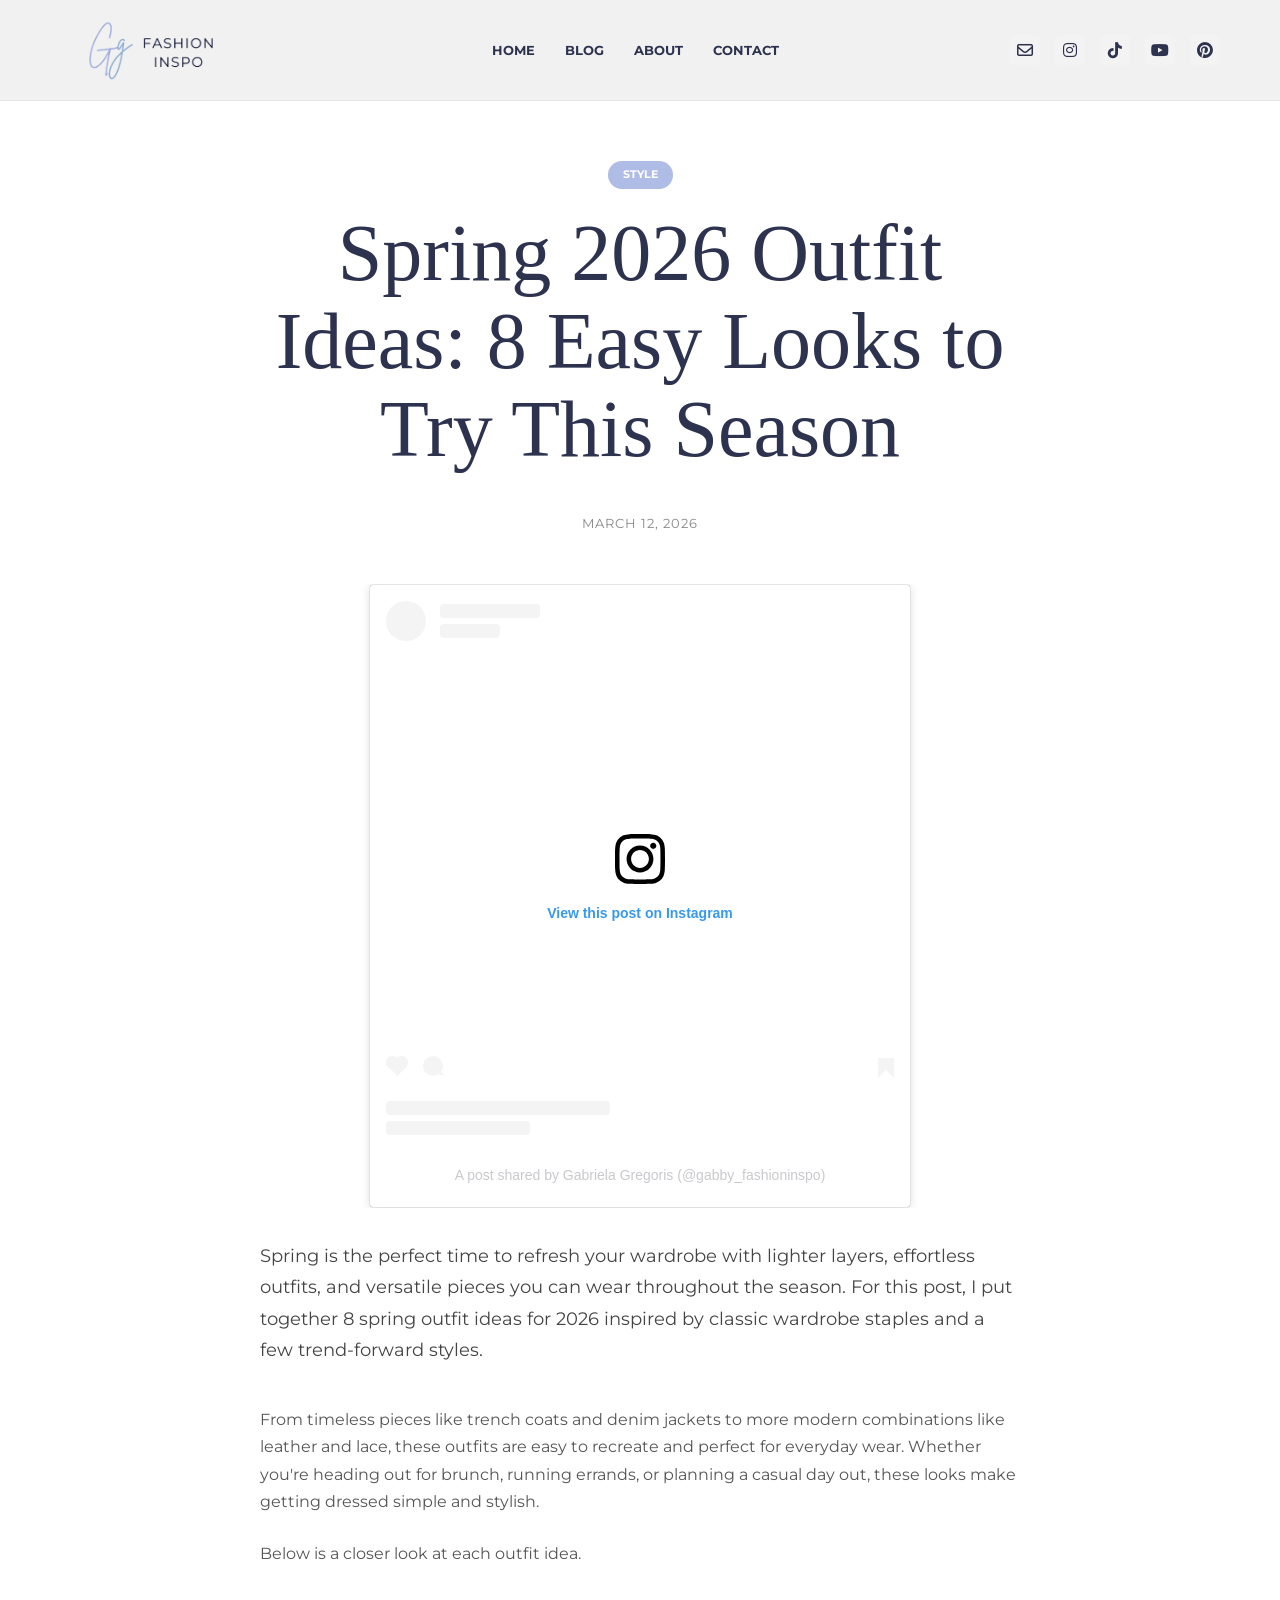
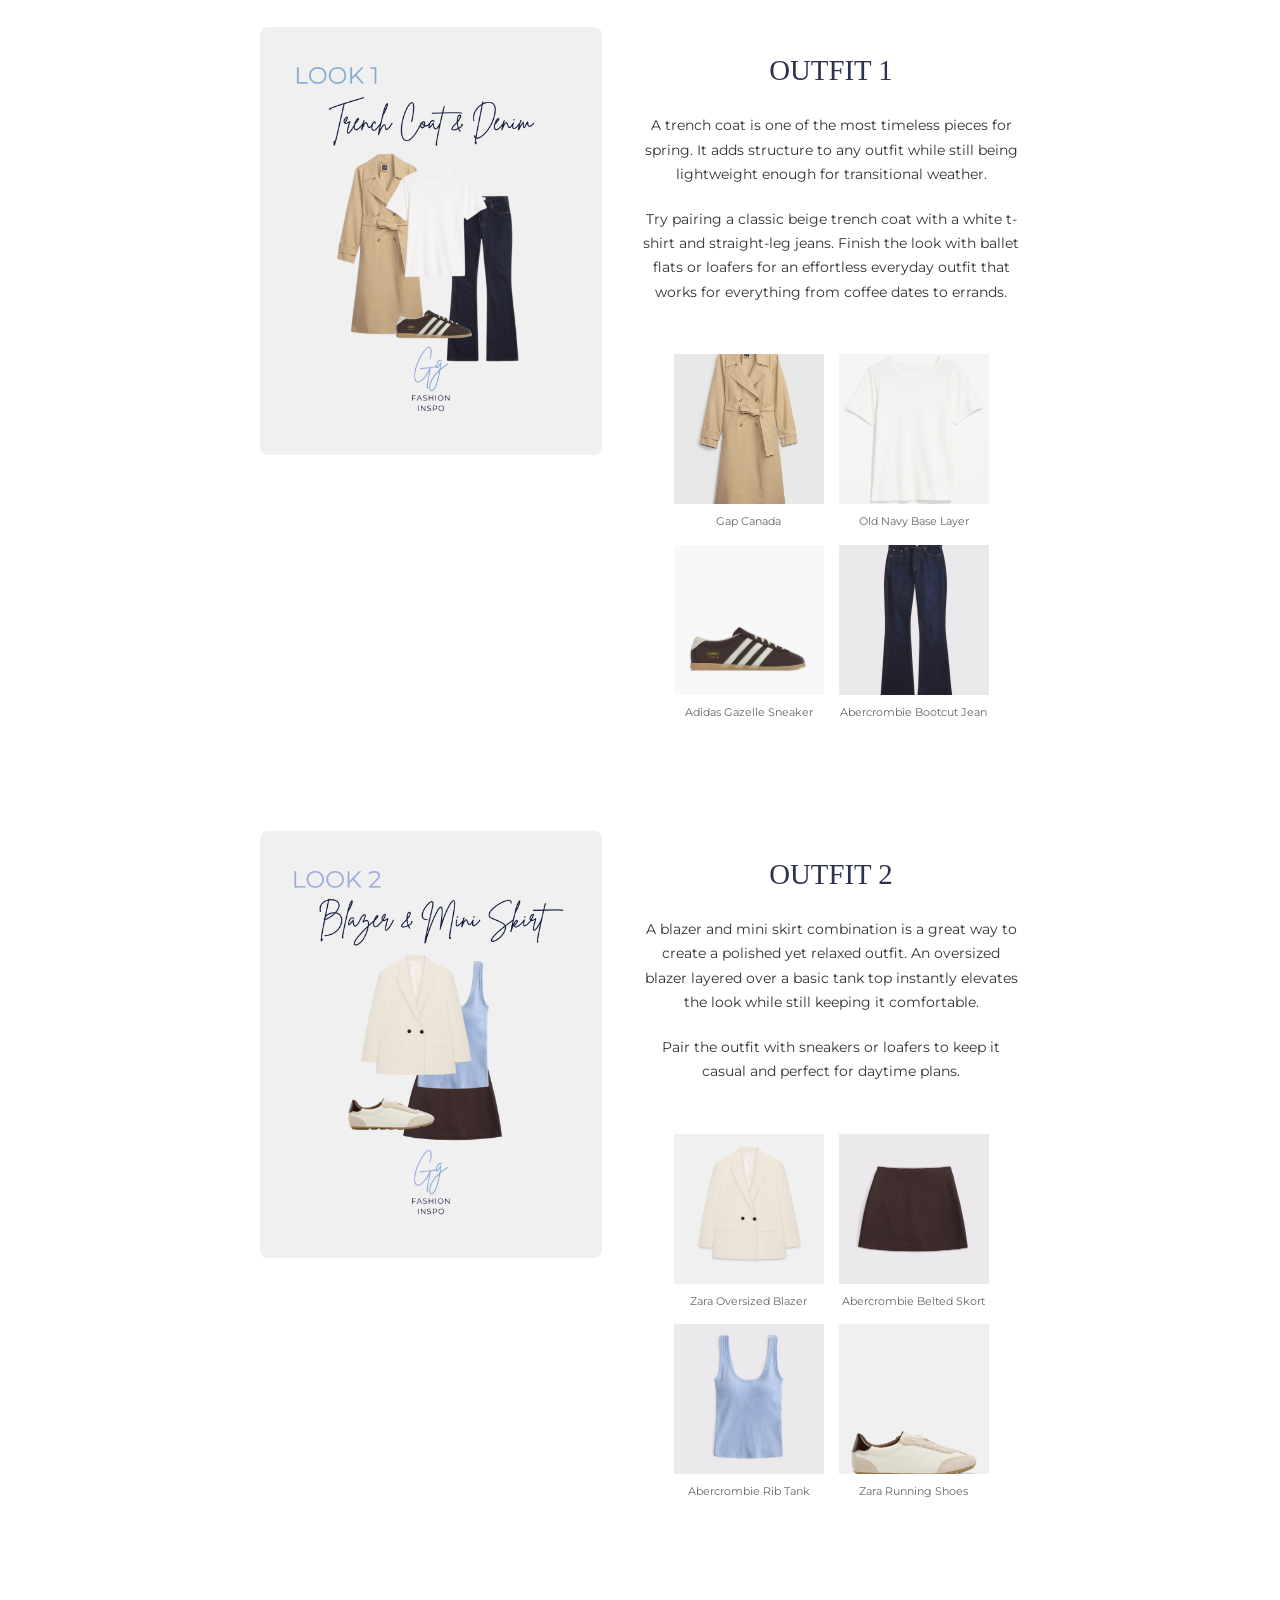
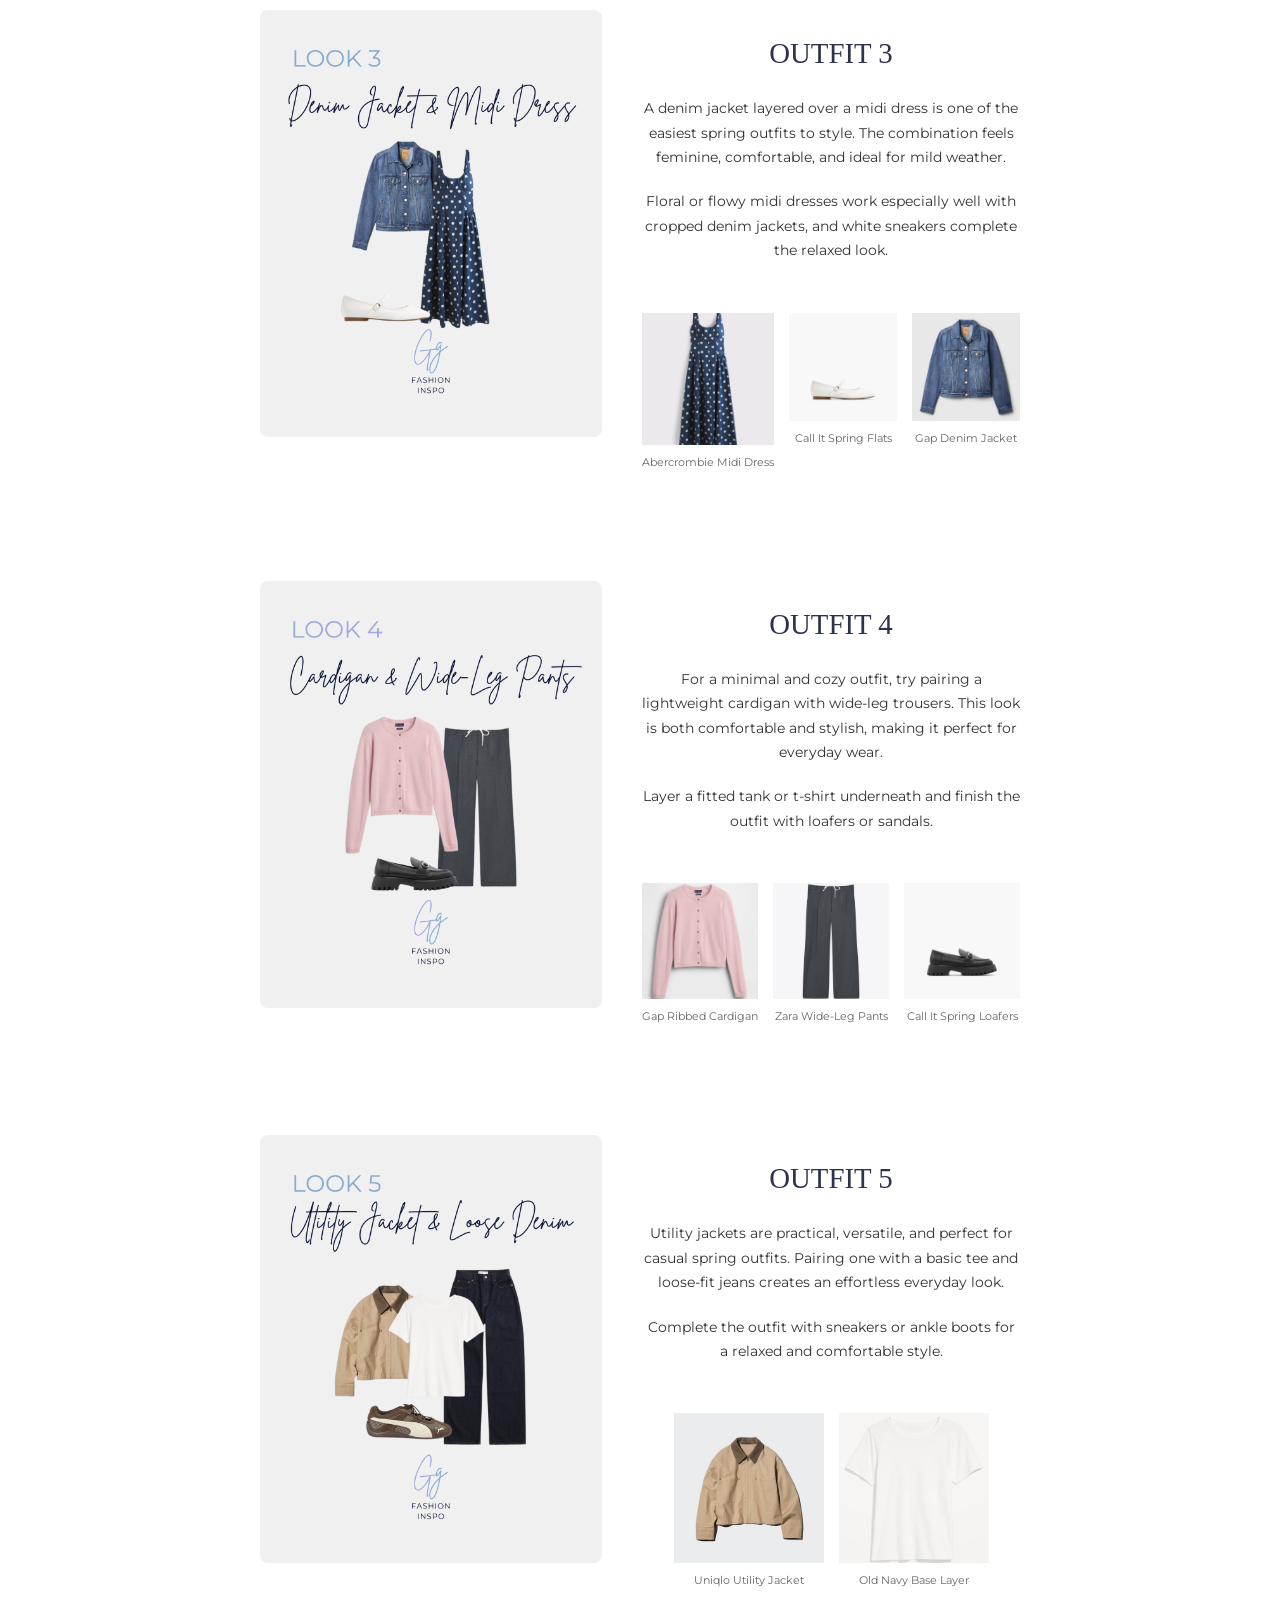
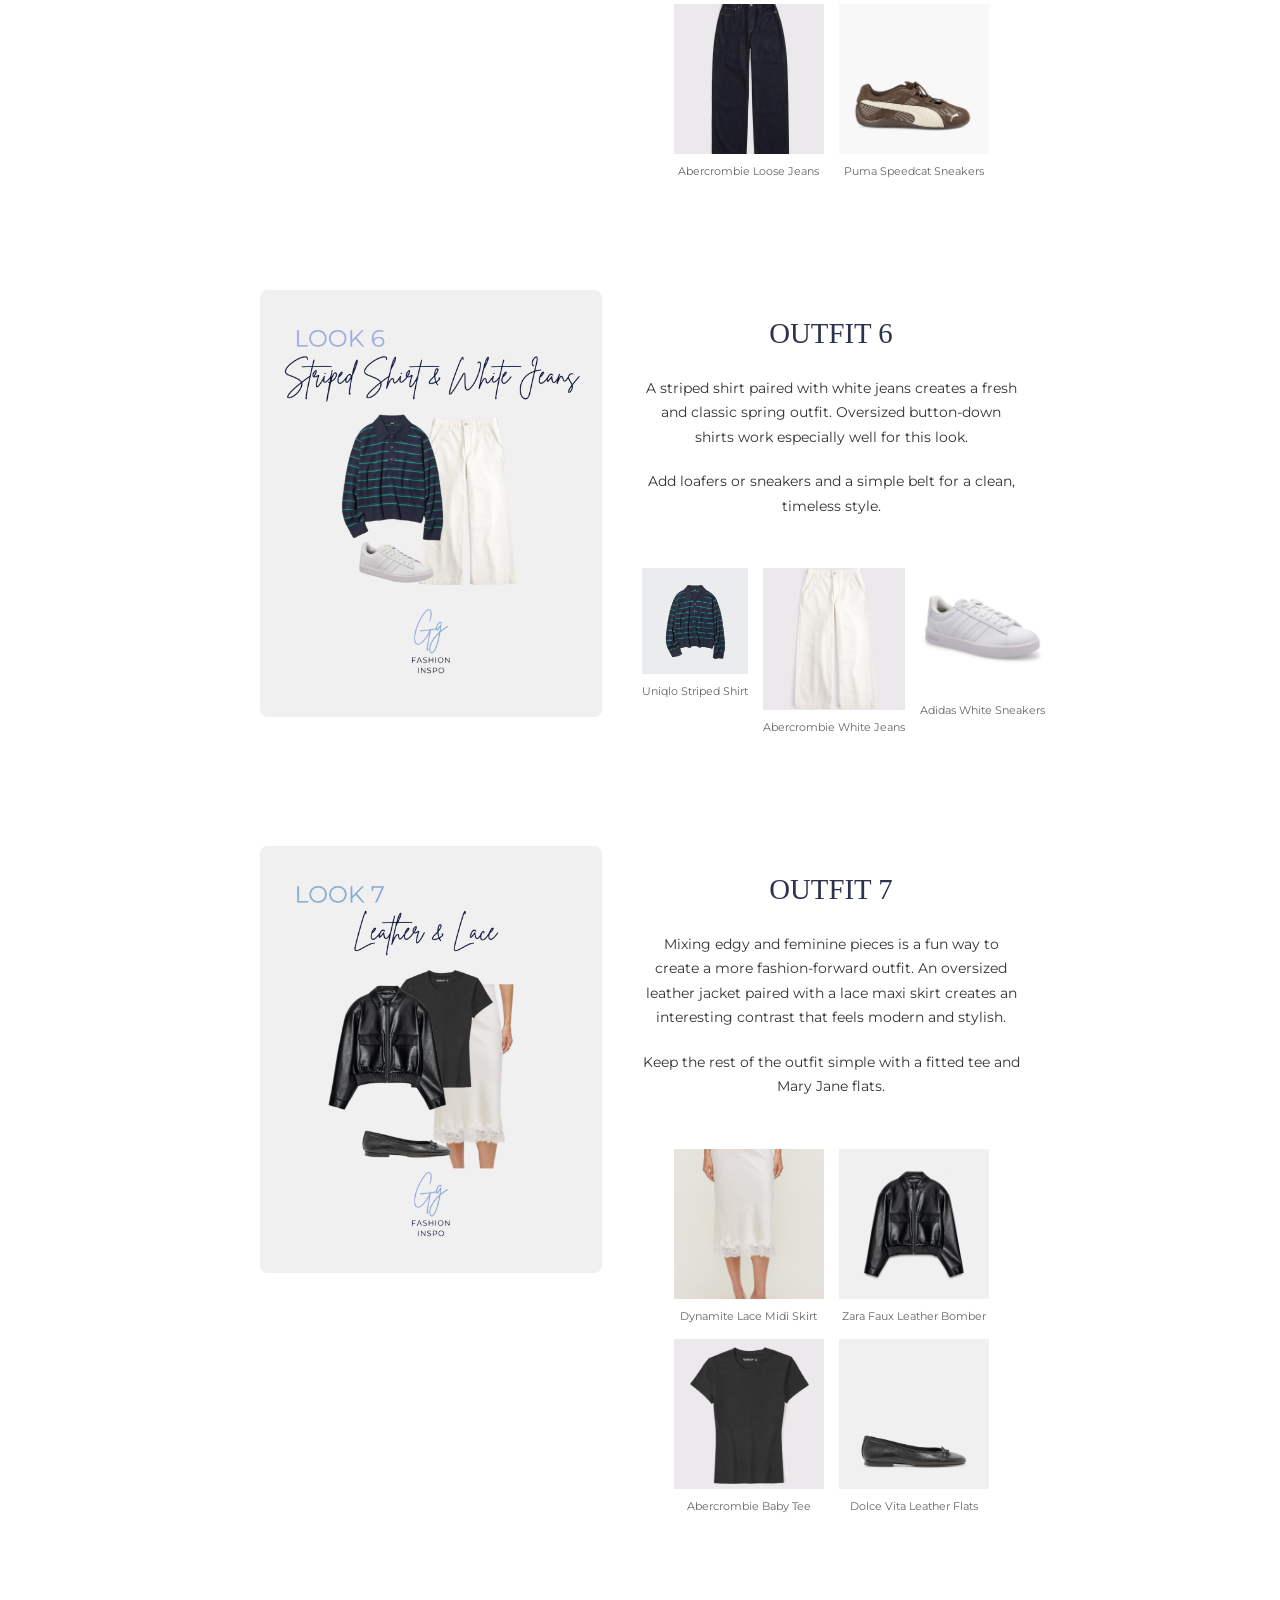
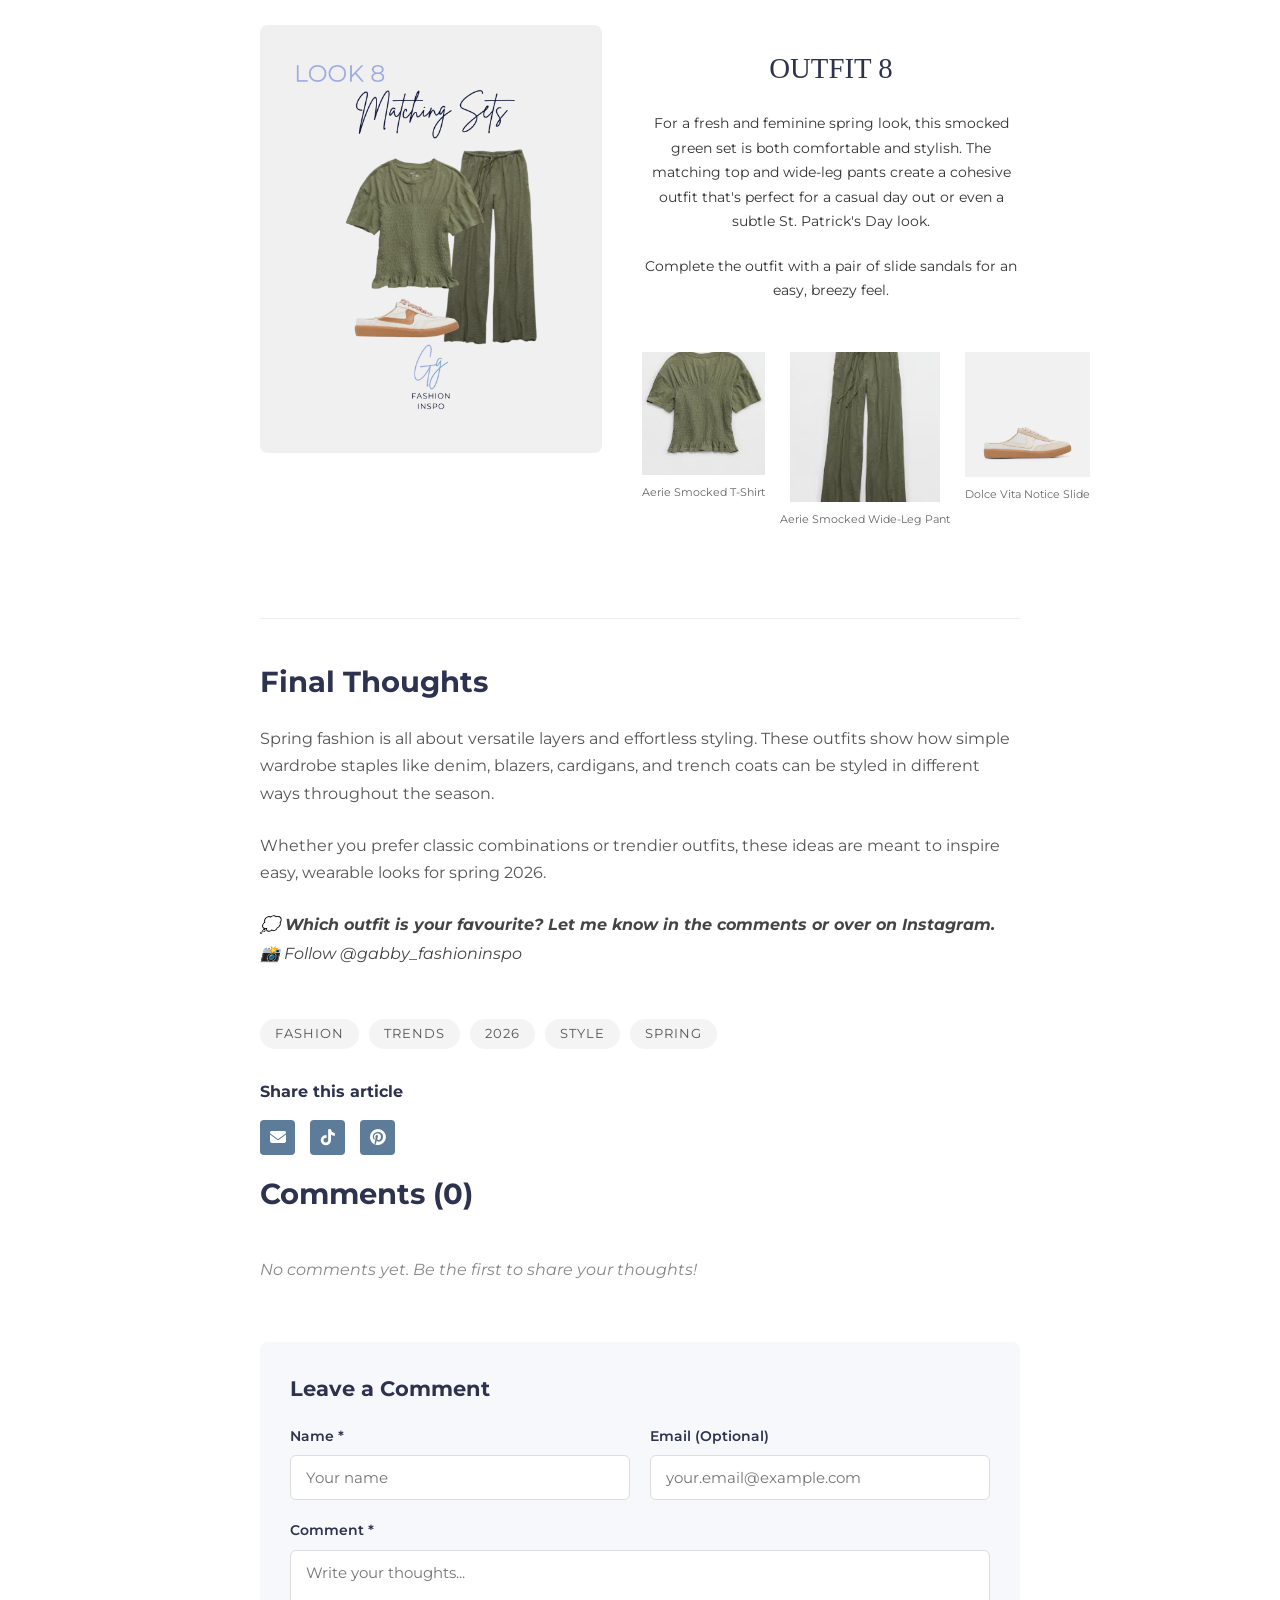
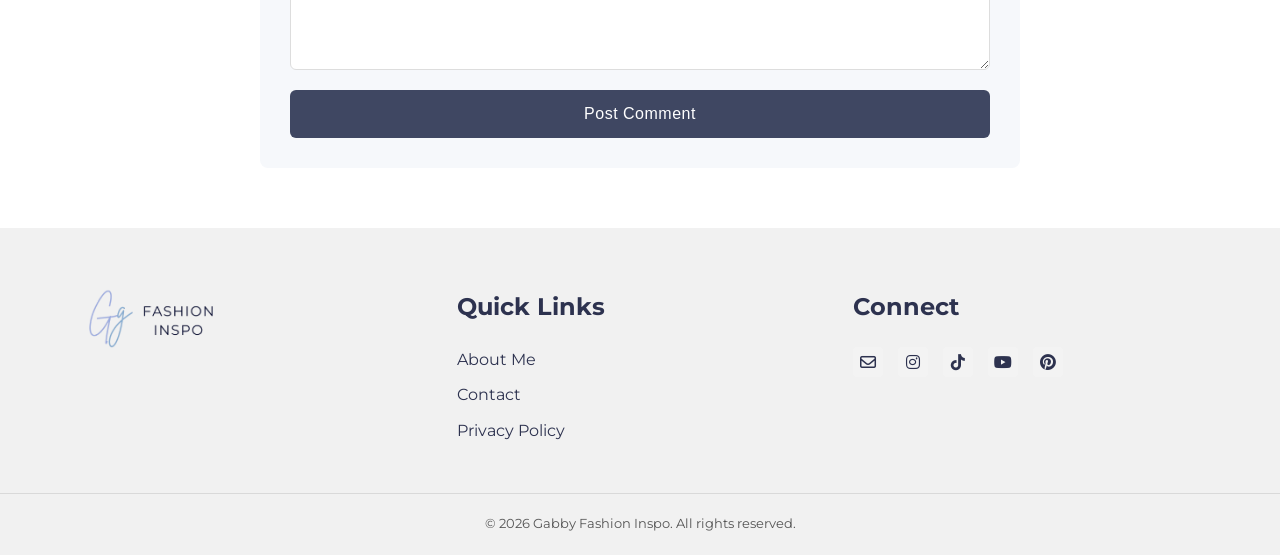
<file: blog-post-3.html>
<!DOCTYPE html>
<html lang="en">

<head>
    <meta charset="UTF-8">
    <meta name="viewport" content="width=device-width, initial-scale=1.0">
    <title>Spring 2026 Outfit Ideas - Gabby Fashion Inspo</title>
    <!-- Favicon -->
    <link rel="icon" type="image/png" href="assets/Favicon_gabby.png">
    <!-- Fonts -->
    <link rel="preconnect" href="https://fonts.googleapis.com">
    <link rel="preconnect" href="https://fonts.gstatic.com" crossorigin>
    <link href="https://fonts.googleapis.com/css2?family=Montserrat:wght@300;400;500;600;700&display=swap"
        rel="stylesheet">
    <link href="https://fonts.cdnfonts.com/css/brittany-signature" rel="stylesheet">
    <!-- Font Awesome -->
    <link rel="stylesheet" href="https://cdnjs.cloudflare.com/ajax/libs/font-awesome/6.4.0/css/all.min.css">
    <!-- Custom CSS -->
    <link rel="stylesheet" href="css/style.css">
</head>

<body>

    <!-- Header -->
    <header>
        <div class="container header-container">
            <div class="logo">
                <a href="index.html">
                    <img src="assets/GabbyFashionInpo_Banner_Logo-removebg-preview.png" alt="Gabby Fashion Inspo Logo"
                        class="header-logo-img">
                </a>
            </div>
            <nav>
                <ul class="nav-links">
                    <li><a href="index.html">Home</a></li>
                    <li><a href="blog.html">Blog</a></li>
                    <li><a href="about.html">About</a></li>
                    <li><a href="contact.html">Contact</a></li>
                </ul>
            </nav>
            <div class="social-icons">
                <a href="mailto:gabriela.gregoris1818@gmail.com"><i class="fa-regular fa-envelope"></i></a>
                <a href="https://www.instagram.com/gabby_fashioninspo/"><i class="fa-brands fa-instagram"></i></a>
                <a href="https://www.tiktok.com/@gabby_fashioninspo"><i class="fa-brands fa-tiktok"></i></a>
                <a href="https://www.youtube.com/@gabby_fashioninspo/shorts"><i class="fa-brands fa-youtube"></i></a>
                <a href="https://ca.pinterest.com/gabby_fashioninspo/"><i class="fa-brands fa-pinterest"></i></a>
            </div>
        </div>
    </header>

    <!-- Single Post Section -->
    <article class="single-post">
        <div class="container single-post-container">
            <!-- Post Header -->
            <div class="post-header">
                <span class="badge badge-center">STYLE</span>
                <h1 class="post-title script-font">Spring 2026 Outfit Ideas: 8 Easy Looks to Try This Season</h1>
                <br>
                <span class="post-date">March 12, 2026</span>

            </div>

            <!-- Post Hero Image -->
            <div class="post-hero-image">
                <blockquote class="instagram-media"
                    data-instgrm-permalink="https://www.instagram.com/p/DVyiaZ0AKBk/?utm_source=ig_embed&amp;utm_campaign=loading"
                    data-instgrm-version="14"
                    style=" background:#FFF; border:0; border-radius:3px; box-shadow:0 0 1px 0 rgba(0,0,0,0.5),0 1px 10px 0 rgba(0,0,0,0.15); margin: 1px; max-width:540px; min-width:326px; padding:0; width:99.375%; width:-webkit-calc(100% - 2px); width:calc(100% - 2px);">
                    <div style="padding:16px;"> <a
                            href="https://www.instagram.com/p/DVyiaZ0AKBk/?utm_source=ig_embed&amp;utm_campaign=loading"
                            style=" background:#FFFFFF; line-height:0; padding:0 0; text-align:center; text-decoration:none; width:100%;"
                            target="_blank">
                            <div style=" display: flex; flex-direction: row; align-items: center;">
                                <div
                                    style="background-color: #F4F4F4; border-radius: 50%; flex-grow: 0; height: 40px; margin-right: 14px; width: 40px;">
                                </div>
                                <div
                                    style="display: flex; flex-direction: column; flex-grow: 1; justify-content: center;">
                                    <div
                                        style=" background-color: #F4F4F4; border-radius: 4px; flex-grow: 0; height: 14px; margin-bottom: 6px; width: 100px;">
                                    </div>
                                    <div
                                        style=" background-color: #F4F4F4; border-radius: 4px; flex-grow: 0; height: 14px; width: 60px;">
                                    </div>
                                </div>
                            </div>
                            <div style="padding: 19% 0;"></div>
                            <div style="display:block; height:50px; margin:0 auto 12px; width:50px;"><svg width="50px"
                                    height="50px" viewBox="0 0 60 60" version="1.1" xmlns="https://www.w3.org/2000/svg"
                                    xmlns:xlink="https://www.w3.org/1999/xlink">
                                    <g stroke="none" stroke-width="1" fill="none" fill-rule="evenodd">
                                        <g transform="translate(-511.000000, -20.000000)" fill="#000000">
                                            <g>
                                                <path
                                                    d="M556.869,30.41 C554.814,30.41 553.148,32.076 553.148,34.131 C553.148,36.186 554.814,37.852 556.869,37.852 C558.924,37.852 560.59,36.186 560.59,34.131 C560.59,32.076 558.924,30.41 556.869,30.41 M541,60.657 C535.114,60.657 530.342,55.887 530.342,50 C530.342,44.114 535.114,39.342 541,39.342 C546.887,39.342 551.658,44.114 551.658,50 C551.658,55.887 546.887,60.657 541,60.657 M541,33.886 C532.1,33.886 524.886,41.1 524.886,50 C524.886,58.899 532.1,66.113 541,66.113 C549.9,66.113 557.115,58.899 557.115,50 C557.115,41.1 549.9,33.886 541,33.886 M565.378,62.101 C565.244,65.022 564.756,66.606 564.346,67.663 C563.803,69.06 563.154,70.057 562.106,71.106 C561.058,72.155 560.06,72.803 558.662,73.347 C557.607,73.757 556.021,74.244 553.102,74.378 C549.944,74.521 548.997,74.552 541,74.552 C533.003,74.552 532.056,74.521 528.898,74.378 C525.979,74.244 524.393,73.757 523.338,73.347 C521.94,72.803 520.942,72.155 519.894,71.106 C518.846,70.057 518.197,69.06 517.654,67.663 C517.244,66.606 516.755,65.022 516.623,62.101 C516.479,58.943 516.448,57.996 516.448,50 C516.448,42.003 516.479,41.056 516.623,37.899 C516.755,34.978 517.244,33.391 517.654,32.338 C518.197,30.938 518.846,29.942 519.894,28.894 C520.942,27.846 521.94,27.196 523.338,26.654 C524.393,26.244 525.979,25.756 528.898,25.623 C532.057,25.479 533.004,25.448 541,25.448 C548.997,25.448 549.943,25.479 553.102,25.623 C556.021,25.756 557.607,26.244 558.662,26.654 C560.06,27.196 561.058,27.846 562.106,28.894 C563.154,29.942 563.803,30.938 564.346,32.338 C564.756,33.391 565.244,34.978 565.378,37.899 C565.522,41.056 565.552,42.003 565.552,50 C565.552,57.996 565.522,58.943 565.378,62.101 M570.82,37.631 C570.674,34.438 570.167,32.258 569.425,30.349 C568.659,28.377 567.633,26.702 565.965,25.035 C564.297,23.368 562.623,22.342 560.652,21.575 C558.743,20.834 556.562,20.326 553.369,20.18 C550.169,20.033 549.148,20 541,20 C532.853,20 531.831,20.033 528.631,20.18 C525.438,20.326 523.257,20.834 521.349,21.575 C519.376,22.342 517.703,23.368 516.035,25.035 C514.368,26.702 513.342,28.377 512.574,30.349 C511.834,32.258 511.326,34.438 511.181,37.631 C511.035,40.831 511,41.851 511,50 C511,58.147 511.035,59.17 511.181,62.369 C511.326,65.562 511.834,67.743 512.574,69.651 C513.342,71.625 514.368,73.296 516.035,74.965 C517.703,76.634 519.376,77.658 521.349,78.425 C523.257,79.167 525.438,79.673 528.631,79.82 C531.831,79.965 532.853,80.001 541,80.001 C549.148,80.001 550.169,79.965 553.369,79.82 C556.562,79.673 558.743,79.167 560.652,78.425 C562.623,77.658 564.297,76.634 565.965,74.965 C567.633,73.296 568.659,71.625 569.425,69.651 C570.167,67.743 570.674,65.562 570.82,62.369 C570.966,59.17 571,58.147 571,50 C571,41.851 570.966,40.831 570.82,37.631">
                                                </path>
                                            </g>
                                        </g>
                                    </g>
                                </svg></div>
                            <div style="padding-top: 8px;">
                                <div
                                    style=" color:#3897f0; font-family:Arial,sans-serif; font-size:14px; font-style:normal; font-weight:550; line-height:18px;">
                                    View this post on Instagram</div>
                            </div>
                            <div style="padding: 12.5% 0;"></div>
                            <div style="display: flex; flex-direction: row; margin-bottom: 14px; align-items: center;">
                                <div>
                                    <div
                                        style="background-color: #F4F4F4; border-radius: 50%; height: 12.5px; width: 12.5px; transform: translateX(0px) translateY(7px);">
                                    </div>
                                    <div
                                        style="background-color: #F4F4F4; height: 12.5px; transform: rotate(-45deg) translateX(3px) translateY(1px); width: 12.5px; flex-grow: 0; margin-right: 14px; margin-left: 2px;">
                                    </div>
                                    <div
                                        style="background-color: #F4F4F4; border-radius: 50%; height: 12.5px; width: 12.5px; transform: translateX(9px) translateY(-18px);">
                                    </div>
                                </div>
                                <div style="margin-left: 8px;">
                                    <div
                                        style=" background-color: #F4F4F4; border-radius: 50%; flex-grow: 0; height: 20px; width: 20px;">
                                    </div>
                                    <div
                                        style=" width: 0; height: 0; border-top: 2px solid transparent; border-left: 6px solid #f4f4f4; border-bottom: 2px solid transparent; transform: translateX(16px) translateY(-4px) rotate(30deg)">
                                    </div>
                                </div>
                                <div style="margin-left: auto;">
                                    <div
                                        style=" width: 0px; border-top: 8px solid #F4F4F4; border-right: 8px solid transparent; transform: translateY(16px);">
                                    </div>
                                    <div
                                        style=" background-color: #F4F4F4; flex-grow: 0; height: 12px; width: 16px; transform: translateY(-4px);">
                                    </div>
                                    <div
                                        style=" width: 0; height: 0; border-top: 8px solid #F4F4F4; border-left: 8px solid transparent; transform: translateY(-4px) translateX(8px);">
                                    </div>
                                </div>
                            </div>
                            <div
                                style="display: flex; flex-direction: column; flex-grow: 1; justify-content: center; margin-bottom: 24px;">
                                <div
                                    style=" background-color: #F4F4F4; border-radius: 4px; flex-grow: 0; height: 14px; margin-bottom: 6px; width: 224px;">
                                </div>
                                <div
                                    style=" background-color: #F4F4F4; border-radius: 4px; flex-grow: 0; height: 14px; width: 144px;">
                                </div>
                            </div>
                        </a>
                        <p
                            style=" color:#c9c8cd; font-family:Arial,sans-serif; font-size:14px; line-height:17px; margin-bottom:0; margin-top:8px; overflow:hidden; padding:8px 0 7px; text-align:center; text-overflow:ellipsis; white-space:nowrap;">
                            <a href="https://www.instagram.com/p/DVyiaZ0AKBk/?utm_source=ig_embed&amp;utm_campaign=loading"
                                style=" color:#c9c8cd; font-family:Arial,sans-serif; font-size:14px; font-style:normal; font-weight:normal; line-height:17px; text-decoration:none;"
                                target="_blank">A post shared by Gabriela Gregoris (@gabby_fashioninspo)</a>
                        </p>
                    </div>
                </blockquote>
                <script async src="//www.instagram.com/embed.js"></script>
            </div>

            <!-- Post Content -->
            <div class="post-content">
                <p class="lead">Spring is the perfect time to refresh your wardrobe with lighter layers, effortless
                    outfits, and versatile pieces you can wear throughout the season. For this post, I put together 8
                    spring outfit ideas for 2026 inspired by classic wardrobe staples and a few trend-forward styles.
                </p>

                <p>From timeless pieces like trench coats and denim jackets to more modern combinations like leather and
                    lace, these outfits are easy to recreate and perfect for everyday wear. Whether you're heading out
                    for brunch, running errands, or planning a casual day out, these looks make getting dressed simple
                    and stylish.</p>

                <p>Below is a closer look at each outfit idea.</p>

                <div class="outfit-layout">
                    <div class="outfit-main-image">
                        <img src="assets/Look 1.png" alt="Look 1: Trench Coat & Denim" class="post-inline-image">
                    </div>
                    <div class="outfit-details">
                        <h2 class="outfit-heading">OUTFIT 1</h2>



                        <p>A trench coat is one of the most timeless pieces for spring. It adds structure to any outfit
                            while
                            still being lightweight enough for transitional weather.</p>

                        <p>Try pairing a classic beige trench coat with a white t-shirt and straight-leg jeans. Finish
                            the look
                            with ballet flats or loafers for an effortless everyday outfit that works for everything
                            from coffee
                            dates to errands.</p>

                        <div class="outfit-products-grid">
                            <div class="product-item">
                                <a href="https://www.gapcanada.ca/browse/product.do?pid=736395013&vid=3&tid=gcpl000026&kwid=1&ap=7&ds_agid=17704035074-&gclsrc=aw.ds&gad_source=1&gad_campaignid=17694002559&gbraid=0AAAAAD_AT8uMRZoerL2chsrbcCkcNRYT5&gclid=CjwKCAjwpcTNBhA5EiwAdO1S9mRZdSwcePrH0Bs2uxYjwN394ZjWOAbo_EwntByUPmzA1znMV5xNqRoC8VMQAvD_BwE#pdp-page-content"
                                    target="_blank" style="text-decoration: none;">
                                    <img src="assets/Trench.jpg" alt="Gap Item">
                                    <p>Gap Canada</p>
                                </a>
                            </div>
                            <div class="product-item">
                                <a href="https://oldnavy.gapcanada.ca/browse/product.do?pid=544338093&vid=1&tid=ocns000002#pdp-page-content"
                                    target="_blank" style="text-decoration: none;">
                                    <img src="assets/Whitetop.jpg" alt="Old Navy Item">
                                    <p>Old Navy Base Layer</p>
                                </a>
                            </div>
                            <div class="product-item">
                                <a href="https://www.brownsshoes.com/en/women/shoes/sneakers/product/adidas/gazelle-lo-pro/282959.html?dwvar_282959_color=033&dwvar_282959_size=8&gad_source=1&gad_campaignid=22488354910&gbraid=0AAAAADifod8okKLfOfKqcCstvXpXK7Q8B&gclid=Cj0KCQjw9-PNBhDfARIsABHN6-2_gS8xueyWr7Bj-OMK8UUEj0izZpSVNcPE7IxMkBANU84RLH12RwAaAtsAEALw_wcB"
                                    target="_blank" style="text-decoration: none;">
                                    <img src="assets/Sneakers.jpg" alt="Adidas Gazelle">
                                    <p>Adidas Gazelle Sneaker</p>
                                </a>
                            </div>
                            <div class="product-item">
                                <a href="https://www.abercrombie.com/shop/ca/p/high-rise-bootcut-jean-61532819?categoryId=12290&faceout=model&seq=07&pagefm=navigation-grid&prodvm=navigation-grid"
                                    target="_blank" style="text-decoration: none;">
                                    <img src="assets/Bootcutjean.jpg" alt="Abercrombie Jeans">
                                    <p>Abercrombie Bootcut Jean</p>
                                </a>
                            </div>
                        </div>
                    </div>
                </div>

                <div class="outfit-layout">
                    <div class="outfit-main-image">
                        <img src="assets/Look 2.png" alt="Look 2: Blazer & Mini Skirt" class="post-inline-image">
                    </div>
                    <div class="outfit-details">
                        <h2 class="outfit-heading">OUTFIT 2</h2>



                        <p>A blazer and mini skirt combination is a great way to create a polished yet relaxed outfit.
                            An
                            oversized blazer layered over a basic tank top instantly elevates the look while still
                            keeping it
                            comfortable.</p>
                        <p>Pair the outfit with sneakers or loafers to keep it casual and perfect for daytime plans.</p>

                        <div class="outfit-products-grid">
                            <div class="product-item">
                                <a href="https://www.zara.com/ca/en/oversized-double-breasted-blazer-p02753122.html?v1=497562278&v2=2420942"
                                    target="_blank" style="text-decoration: none;">
                                    <img src="assets/Blazer.jpg" alt="Zara Blazer">
                                    <p>Zara Oversized Blazer</p>
                                </a>
                            </div>
                            <div class="product-item">
                                <a href="https://www.abercrombie.com/shop/ca/p/the-a-and-f-scarlett-forme-belted-mini-skort-62196328?categoryId=13058&faceout=model&seq=02&afsource=social+proofing&pagefm=navigation-grid&prodvm=navigation-grid"
                                    target="_blank" style="text-decoration: none;">
                                    <img src="assets/Skirt.jpg" alt="Abercrombie Skort">
                                    <p>Abercrombie Belted Skort</p>
                                </a>
                            </div>
                            <div class="product-item">
                                <a href="https://www.abercrombie.com/shop/ca/p/bra-free-rib-scoopneck-tank-61765319?categoryId=12203&faceout=model&seq=07&afsource=social+proofing&pagefm=navigation-grid&prodvm=navigation-grid"
                                    target="_blank" style="text-decoration: none;">
                                    <img src="assets/Tanktop.jpg" alt="Abercrombie Tank">
                                    <p>Abercrombie Rib Tank</p>
                                </a>
                            </div>
                            <div class="product-item">
                                <a href="https://www.zara.com/ca/en/combination-running-shoes-p15010710.html?v1=515466346&v2=2419075"
                                    target="_blank" style="text-decoration: none;">
                                    <img src="assets/Sneaker02.jpg" alt="Zara Sneakers">
                                    <p>Zara Running Shoes</p>
                                </a>
                            </div>
                        </div>
                    </div>
                </div>

                <div class="outfit-layout">
                    <div class="outfit-main-image">
                        <img src="assets/Look 3.png" alt="Look 3: Denim Jacket & Midi Dress" class="post-inline-image">
                    </div>
                    <div class="outfit-details">
                        <h2 class="outfit-heading">OUTFIT 3</h2>



                        <p>A denim jacket layered over a midi dress is one of the easiest spring outfits to style. The
                            combination feels feminine, comfortable, and ideal for mild weather.</p>
                        <p>Floral or flowy midi dresses work especially well with cropped denim jackets, and white
                            sneakers
                            complete the relaxed look.</p>

                        <div class="outfit-products-grid" style="grid-template-columns: repeat(3, 1fr);">
                            <div class="product-item">
                                <a href="https://www.abercrombie.com/shop/ca/p/bra-free-dipped-waist-scoopneck-midi-dress-61974321?categoryId=12265&faceout=life&seq=01&pagefm=navigation-grid&prodvm=navigation-grid"
                                    target="_blank" style="text-decoration: none;">
                                    <img src="assets/Dress.jpg" alt="Abercrombie Midi Dress">
                                    <p>Abercrombie Midi Dress</p>
                                </a>
                            </div>
                            <div class="product-item">
                                <a href="https://www.callitspring.com/products/janeyy-white?variant=50179461906738&country=CA&gclsrc=aw.ds&&utm_source=google&campaign_id=23562836561&ad_id=797400980396&utm_medium=cpc&utm_campaign=&utm_content=198918455728&utm_term=&gclid=Cj0KCQjw9-PNBhDfARIsABHN6-0j6Y4ih0TAyZeVsWTacVLDwIPFNrILLZhkQ1n4C-luCuGoMd65NzAaAn0HEALw_wcB&utm_source_platform=Google+Ads&utm_id=&gad_source=1&gad_campaignid=23562836561&gbraid=0AAAAAD1JUKKvj7caUpoH58yoCobijzvYb"
                                    target="_blank" style="text-decoration: none;">
                                    <img src="assets/Whiteballetflat.jpg" alt="Call It Spring Flats">
                                    <p>Call It Spring Flats</p>
                                </a>
                            </div>
                            <div class="product-item">
                                <a href="https://www.gapcanada.ca/browse/product.do?pid=797118003&vid=1&tid=gcpl000039&kwid=1&ap=7&ds_agid=23501580612-191584498999&gclsrc=aw.ds&gad_source=1&gad_campaignid=23501580612&gbraid=0AAAAAD_AT8vx0wUVfGMAid-tUUc8zwDXG&gclid=CjwKCAjwpcTNBhA5EiwAdO1S9i-SspLomUnGRFGWiyhy9FVr5rFYldgELtybGaghbRP7SkCWH_gIPRoC-OsQAvD_BwE#pdp-page-content"
                                    target="_blank" style="text-decoration: none;">
                                    <img src="assets/Jeanjacket.jpg" alt="Gap Denim Jacket">
                                    <p>Gap Denim Jacket</p>
                                </a>
                            </div>
                        </div>
                    </div>
                </div>

                <div class="outfit-layout">
                    <div class="outfit-main-image">
                        <img src="assets/Look 4.png" alt="Look 4: Cardigan & Wide-Leg Pants" class="post-inline-image">
                    </div>
                    <div class="outfit-details">
                        <h2 class="outfit-heading">OUTFIT 4</h2>



                        <p>For a minimal and cozy outfit, try pairing a lightweight cardigan with wide-leg trousers.
                            This look
                            is both comfortable and stylish, making it perfect for everyday wear.</p>
                        <p>Layer a fitted tank or t-shirt underneath and finish the outfit with loafers or sandals.</p>

                        <div class="outfit-products-grid" style="grid-template-columns: repeat(3, 1fr);">
                            <div class="product-item">
                                <a href="https://www.gapcanada.ca/browse/product.do?pid=881635013&vid=1&tid=gcpl000039&kwid=1&ap=7&ds_agid=23501580612-191584498999&gclsrc=aw.ds&gad_source=1&gad_campaignid=23501580612&gbraid=0AAAAAD_AT8vx0wUVfGMAid-tUUc8zwDXG&gclid=CjwKCAjwpcTNBhA5EiwAdO1S9qr8HK5vNk9AnqoxiS3iWhk4uapjIeDhMLCmeSP7BusQQlAOccg8cRoCad8QAvD_BwE#pdp-page-content"
                                    target="_blank" style="text-decoration: none;">
                                    <img src="assets/Pinkcardigan.jpg" alt="Gap Cardigan">
                                    <p>Gap Ribbed Cardigan</p>
                                </a>
                            </div>
                            <div class="product-item">
                                <a href="https://www.zara.com/ca/en/double-waistband-wide-leg-pants-p01608125.html?v1=508015087"
                                    target="_blank" style="text-decoration: none;">
                                    <img src="assets/Greypants.jpg" alt="Zara Pants">
                                    <p>Zara Wide-Leg Pants</p>
                                </a>
                            </div>
                            <div class="product-item">
                                <a href="https://www.callitspring.com/products/cluelesss-black?variant=50178907210034&country=CA&gclsrc=aw.ds&&utm_source=google&campaign_id=23562836561&ad_id=797400980396&utm_medium=cpc&utm_campaign=&utm_content=198918455728&utm_term=&gclid=Cj0KCQjw9-PNBhDfARIsABHN6-05ek1isEeYD3rdczqPCU0mZsj2ENv69LkgjrFfRuc24nMBLIZXdc0aAsdgEALw_wcB&utm_source_platform=Google+Ads&utm_id=&gad_source=1&gad_campaignid=23562836561&gbraid=0AAAAAD1JUKKvj7caUpoH58yoCobijzvYb"
                                    target="_blank" style="text-decoration: none;">
                                    <img src="assets/Loafers.jpg" alt="Call It Spring Loafers">
                                    <p>Call It Spring Loafers</p>
                                </a>
                            </div>
                        </div>
                    </div>
                </div>

                <div class="outfit-layout">
                    <div class="outfit-main-image">
                        <img src="assets/Look 5.png" alt="Look 5: Utility Jacket & Loose-Fit Jeans"
                            class="post-inline-image">
                    </div>
                    <div class="outfit-details">
                        <h2 class="outfit-heading">OUTFIT 5</h2>



                        <p>Utility jackets are practical, versatile, and perfect for casual spring outfits. Pairing one
                            with a
                            basic tee and loose-fit jeans creates an effortless everyday look.</p>
                        <p>Complete the outfit with sneakers or ankle boots for a relaxed and comfortable style.</p>

                        <div class="outfit-products-grid" style="grid-template-columns: repeat(2, 1fr);">
                            <div class="product-item">
                                <a href="https://www.google.com/aclk?sa=L&ai=DChsSEwiB3q_-k5mTAxWmNggFHb6kEsEYACICCAEQDRoCbWQ&co=1&gclid=CjwKCAjwpcTNBhA5EiwAdO1S9sEe6C8IL8-lCv4umiD4gN8bl-d2Phq6oINiRM_LavVJXoyryr6K0xoC4IwQAvD_BwE&cid=[base64]&cce=1&sig=AOD64_0HiPFfWrI2gopfN04WpWlrNNAKkw&ctype=5&q=&ved=2ahUKEwi6lKn-k5mTAxXn1fACHSHkLTsQ5bgDKAB6BAgHEBc&adurl="
                                    target="_blank" style="text-decoration: none;">
                                    <img src="assets/Utilityjacket.jpg" alt="Uniqlo Utility Jacket">
                                    <p>Uniqlo Utility Jacket</p>
                                </a>
                            </div>
                            <div class="product-item">
                                <a href="https://oldnavy.gapcanada.ca/browse/product.do?pid=544338093&vid=1&tid=ocns000002#pdp-page-content"
                                    target="_blank" style="text-decoration: none;">
                                    <img src="assets/Whitetop.jpg" alt="Old Navy Base Layer">
                                    <p>Old Navy Base Layer</p>
                                </a>
                            </div>
                            <div class="product-item">
                                <a href="https://www.abercrombie.com/shop/ca/p/high-rise-loose-jean-57733650?seq=82&pageViewMethod=recommendations&pageFindingMethod=recommendations-CoBuy_PDP_Updated_Copy-63669"
                                    target="_blank" style="text-decoration: none;">
                                    <img src="assets/Darkjeans.jpg" alt="Abercrombie Loose Jeans">
                                    <p>Abercrombie Loose Jeans</p>
                                </a>
                            </div>
                            <div class="product-item">
                                <a href="https://www.brownsshoes.com/en/women/shoes/sneakers/product/puma/speedcat-go/278466.html?dwvar_278466_color=030&dwvar_278466_size=8.5&gad_source=1&gad_campaignid=22484919980&gbraid=0AAAAADifod-5YyXeUZU7Oxl47d2KQY1mL&gclid=Cj0KCQjw9-PNBhDfARIsABHN6-1j19yeadVbK0Us9KpHLMvSL7zvYhklo-uCN_gwHk6JCMRAaFlMMfsaAgQ5EALw_wcB"
                                    target="_blank" style="text-decoration: none;">
                                    <img src="assets/Pumasneaker.jpg" alt="Puma Speedcat Sneakers">
                                    <p>Puma Speedcat Sneakers</p>
                                </a>
                            </div>
                        </div>
                    </div>
                </div>

                <div class="outfit-layout">
                    <div class="outfit-main-image">
                        <img src="assets/Look 6.png" alt="Look 6: Striped Shirt & White Jeans"
                            class="post-inline-image">
                    </div>
                    <div class="outfit-details">
                        <h2 class="outfit-heading">OUTFIT 6</h2>



                        <p>A striped shirt paired with white jeans creates a fresh and classic spring outfit. Oversized
                            button-down shirts work especially well for this look.</p>
                        <p>Add loafers or sneakers and a simple belt for a clean, timeless style.</p>

                        <div class="outfit-products-grid" style="grid-template-columns: repeat(3, 1fr);">
                            <div class="product-item">
                                <a href="https://www.uniqlo.com/ca/en/products/E484503-000/00?colorDisplayCode=69&sizeDisplayCode=003"
                                    target="_blank" style="text-decoration: none;">
                                    <img src="assets/Polosweater.jpg" alt="Uniqlo Striped Shirt">
                                    <p>Uniqlo Striped Shirt</p>
                                </a>
                            </div>
                            <div class="product-item">
                                <a href="https://www.abercrombie.com/shop/ca/p/high-rise-wide-leg-trouser-jean-61907377?faceout=model&seq=26&pagefm=navigation-grid&prodvm=navigation-grid"
                                    target="_blank" style="text-decoration: none;">
                                    <img src="assets/Whitejeans.jpg" alt="Abercrombie White Jeans">
                                    <p>Abercrombie White Jeans</p>
                                </a>
                            </div>
                            <div class="product-item">
                                <a href="https://www.softmoc.com/ca/i/adidas/womens/sneakers-and-athletic/lds-grand-court-30-lace-up-sneaker--whitewhiteiron-metallic/kj5233?gad_source=1&gad_campaignid=22580345254&gbraid=0AAAAAD_wUxjEkLoBjwHAtscsY4ajd3Tu-&gclid=Cj0KCQjw9-PNBhDfARIsABHN6-28LjcxsjHvGAEk_4ucqxIcUMfHclujNsUSmXNh-qgOu47dSyviYJ4aAvKgEALw_wcB"
                                    target="_blank" style="text-decoration: none;">
                                    <img src="assets/Whitesneakers.jpg" alt="Adidas White Sneakers">
                                    <p>Adidas White Sneakers</p>
                                </a>
                            </div>
                        </div>
                    </div>
                </div>

                <div class="outfit-layout">
                    <div class="outfit-main-image">
                        <img src="assets/Look 7.png" alt="Look 7: Leather Jacket & Lace Maxi Skirt"
                            class="post-inline-image">
                    </div>
                    <div class="outfit-details">
                        <h2 class="outfit-heading">OUTFIT 7</h2>



                        <p>Mixing edgy and feminine pieces is a fun way to create a more fashion-forward outfit. An
                            oversized
                            leather jacket paired with a lace maxi skirt creates an interesting contrast that feels
                            modern and
                            stylish.</p>
                        <p>Keep the rest of the outfit simple with a fitted tee and Mary Jane flats.</p>

                        <div class="outfit-products-grid" style="grid-template-columns: repeat(2, 1fr);">
                            <div class="product-item">
                                <a href="https://www.dynamiteclothing.com/ca/p/lace-satin-midi-skirt/1001021100QO.html?dwvar_1001021100QO_color=0QO&quantity=1"
                                    target="_blank" style="text-decoration: none;">
                                    <img src="assets/Midiskirt.jpg" alt="Dynamite Lace Midi Skirt">
                                    <p>Dynamite Lace Midi Skirt</p>
                                </a>
                            </div>
                            <div class="product-item">
                                <a href="https://www.zara.com/ca/en/faux-leather-bomber-jacket-with-shoulder-pads-p08073065.html"
                                    target="_blank" style="text-decoration: none;">
                                    <img src="assets/Leatherjacket.jpg" alt="Zara Faux Leather Bomber">
                                    <p>Zara Faux Leather Bomber</p>
                                </a>
                            </div>
                            <div class="product-item">
                                <a href="https://www.abercrombie.com/shop/ca/p/essential-tuckable-baby-tee-52230833?seq=04?seq=04&source=googleshopping&cmp=PLA:EVG:20:A:D:US:X:GGL:X:SHOP:X:X:X:X:x:ANF_Google_Shopping_DEF_PMAX_CA_X_X__&gclsrc=aw.ds&gad_source=1&gad_campaignid=22859929644&gbraid=0AAAAADeAqWP0dJqvuPzHVqPKK9AMHTfBn&gclid=Cj0KCQjw9-PNBhDfARIsABHN6-3lGQSYRA6wuU-lGgLDH19zoFa2rD4GZo9cxxhXjEEKzy1mybZyQmkaAo5YEALw_wcB"
                                    target="_blank" style="text-decoration: none;">
                                    <img src="assets/Blacktop.jpg" alt="Abercrombie Baby Tee">
                                    <p>Abercrombie Baby Tee</p>
                                </a>
                            </div>
                            <div class="product-item">
                                <a href="https://dolcevita.ca/products/ritla-black-leather?variant=52132825432428&utm_source=google&utm_medium=cpc&utm_campaign=OG%7CGoogle%7CBrandStandard%7CAll-Products%7CDVCA&utm_content=&gad_source=1&gad_campaignid=22653605484&gbraid=0AAAAAo9PUyAUkLEyU4xkCHhXV3t8RNhYT&gclid=Cj0KCQjw9-PNBhDfARIsABHN6-0wWq7ar06okDy3GHPPzGl-o_Jom5VwKsWHsrKFNaFGB_wv5gxQECoaArG9EALw_wcB"
                                    target="_blank" style="text-decoration: none;">
                                    <img src="assets/Blackflats.jpg" alt="Dolce Vita Leather Flats">
                                    <p>Dolce Vita Leather Flats</p>
                                </a>
                            </div>
                        </div>
                    </div>
                </div>

                <div class="outfit-layout">
                    <div class="outfit-main-image">
                        <img src="assets/Look 8.png" alt="Look 8: Aerie Smocked Set" class="post-inline-image">
                    </div>
                    <div class="outfit-details">
                        <h2 class="outfit-heading">OUTFIT 8</h2>



                        <p>For a fresh and feminine spring look, this smocked green set is both comfortable and stylish.
                            The matching top and wide-leg pants create a cohesive outfit that's perfect for a casual day
                            out or even a subtle St. Patrick's Day look.</p>
                        <p>Complete the outfit with a pair of slide sandals for an easy, breezy feel.</p>

                        <div class="outfit-products-grid" style="grid-template-columns: repeat(3, 1fr);">
                            <div class="product-item">
                                <a href="https://www.ae.com/ca/en/p/aerie/tops/short-sleeve-t-shirts/aerie-smocked-t-shirt/5496_4026_331"
                                    target="_blank" style="text-decoration: none;">
                                    <img src="assets/Greentop.jpg" alt="Aerie Smocked T-Shirt">
                                    <p>Aerie Smocked T-Shirt</p>
                                </a>
                            </div>
                            <div class="product-item">
                                <a href="https://www.ae.com/ca/en/p/aerie/featured/st/-patrick-s-day-shop/0701_8670_331"
                                    target="_blank" style="text-decoration: none;">
                                    <img src="assets/Greenpants.jpg" alt="Aerie Smocked Wide-Leg Pants">
                                    <p>Aerie Smocked Wide-Leg Pant</p>
                                </a>
                            </div>
                            <div class="product-item">
                                <a href="https://dolcevita.ca/products/notice-slide-ivory-multi"
                                    target="_blank" style="text-decoration: none;">
                                    <img src="assets/Sliponsneaker.jpg" alt="Dolce Vita Slide">
                                    <p>Dolce Vita Notice Slide</p>
                                </a>
                            </div>
                        </div>
                    </div>
                </div>

                <hr class="post-divider">

                <h2>Final Thoughts</h2>
                <p>Spring fashion is all about versatile layers and effortless styling. These outfits show how simple
                    wardrobe staples like denim, blazers, cardigans, and trench coats can be styled in different ways
                    throughout the season.</p>
                <p>Whether you prefer classic combinations or trendier outfits, these ideas are meant to inspire easy,
                    wearable looks for spring 2026.</p>
                <p class="post-conclusion"><strong>💭 Which outfit is your favourite? Let me know in the comments or
                        over on Instagram.</strong><br>
                    📸 Follow <a href="https://www.instagram.com/gabby_fashioninspo/">@gabby_fashioninspo</a></p>

                <!-- Post Tags & Share -->
                <div class="post-footer">
                    <div class="post-tags">
                        <span class="tag">Fashion</span>
                        <span class="tag">Trends</span>
                        <span class="tag">2026</span>
                        <span class="tag">Style</span>
                        <span class="tag">Spring</span>
                    </div>

                    <div class="post-share">
                        <h4>Share this article</h4>
                        <div class="post-share-icons">
                            <a href="mailto:gabriela.gregoris1818@gmail.com"><i class="fa-solid fa-envelope"></i></a>
                            <a href="https://www.tiktok.com/@gabby_fashioninspo"><i class="fa-brands fa-tiktok"></i></a>
                            <a href="https://ca.pinterest.com/gabby_fashioninspo/"><i
                                    class="fa-brands fa-pinterest"></i></a>
                        </div>
                    </div>
                </div>
            </div>
            
            <!-- Comments Section -->
            <div id="comments-section"></div>
        </div>
    </article>

    <!-- Footer -->
    <footer>
        <div class="container footer-container">
            <div class="footer-brand">
                <a href="index.html">
                    <img src="assets/GabbyFashionInpo_Banner_Logo-removebg-preview.png" alt="Gabby Fashion Inspo Logo"
                        class="header-logo-img">
                </a>
            </div>
            <div class="footer-links">
                <h4>Quick Links</h4>
                <ul>
                    <li><a href="about.html">About Me</a></li>
                    <li><a href="contact.html">Contact</a></li>
                    <li><a href="privacy.html">Privacy Policy</a></li>
                </ul>
            </div>
            <div class="footer-connect">
                <h4>Connect</h4>
                <div class="social-icons">
                    <a href="mailto:gabriela.gregoris1818@gmail.com"><i class="fa-regular fa-envelope"></i></a>
                    <a href="https://www.instagram.com/gabby_fashioninspo/"><i class="fa-brands fa-instagram"></i></a>
                    <a href="https://www.tiktok.com/@gabby_fashioninspo"><i class="fa-brands fa-tiktok"></i></a>
                    <a href="https://www.youtube.com/@gabby_fashioninspo/shorts"><i
                            class="fa-brands fa-youtube"></i></a>
                    <a href="https://ca.pinterest.com/gabby_fashioninspo/"><i class="fa-brands fa-pinterest"></i></a>
                </div>
            </div>
        </div>
        <div class="copyright">
            <p>&copy; 2026 Gabby Fashion Inspo. All rights reserved.</p>
        </div>
    </footer>

    <script src="js/script.js"></script>
    <script src="js/comments.js"></script>
</body>

</html>
</file>
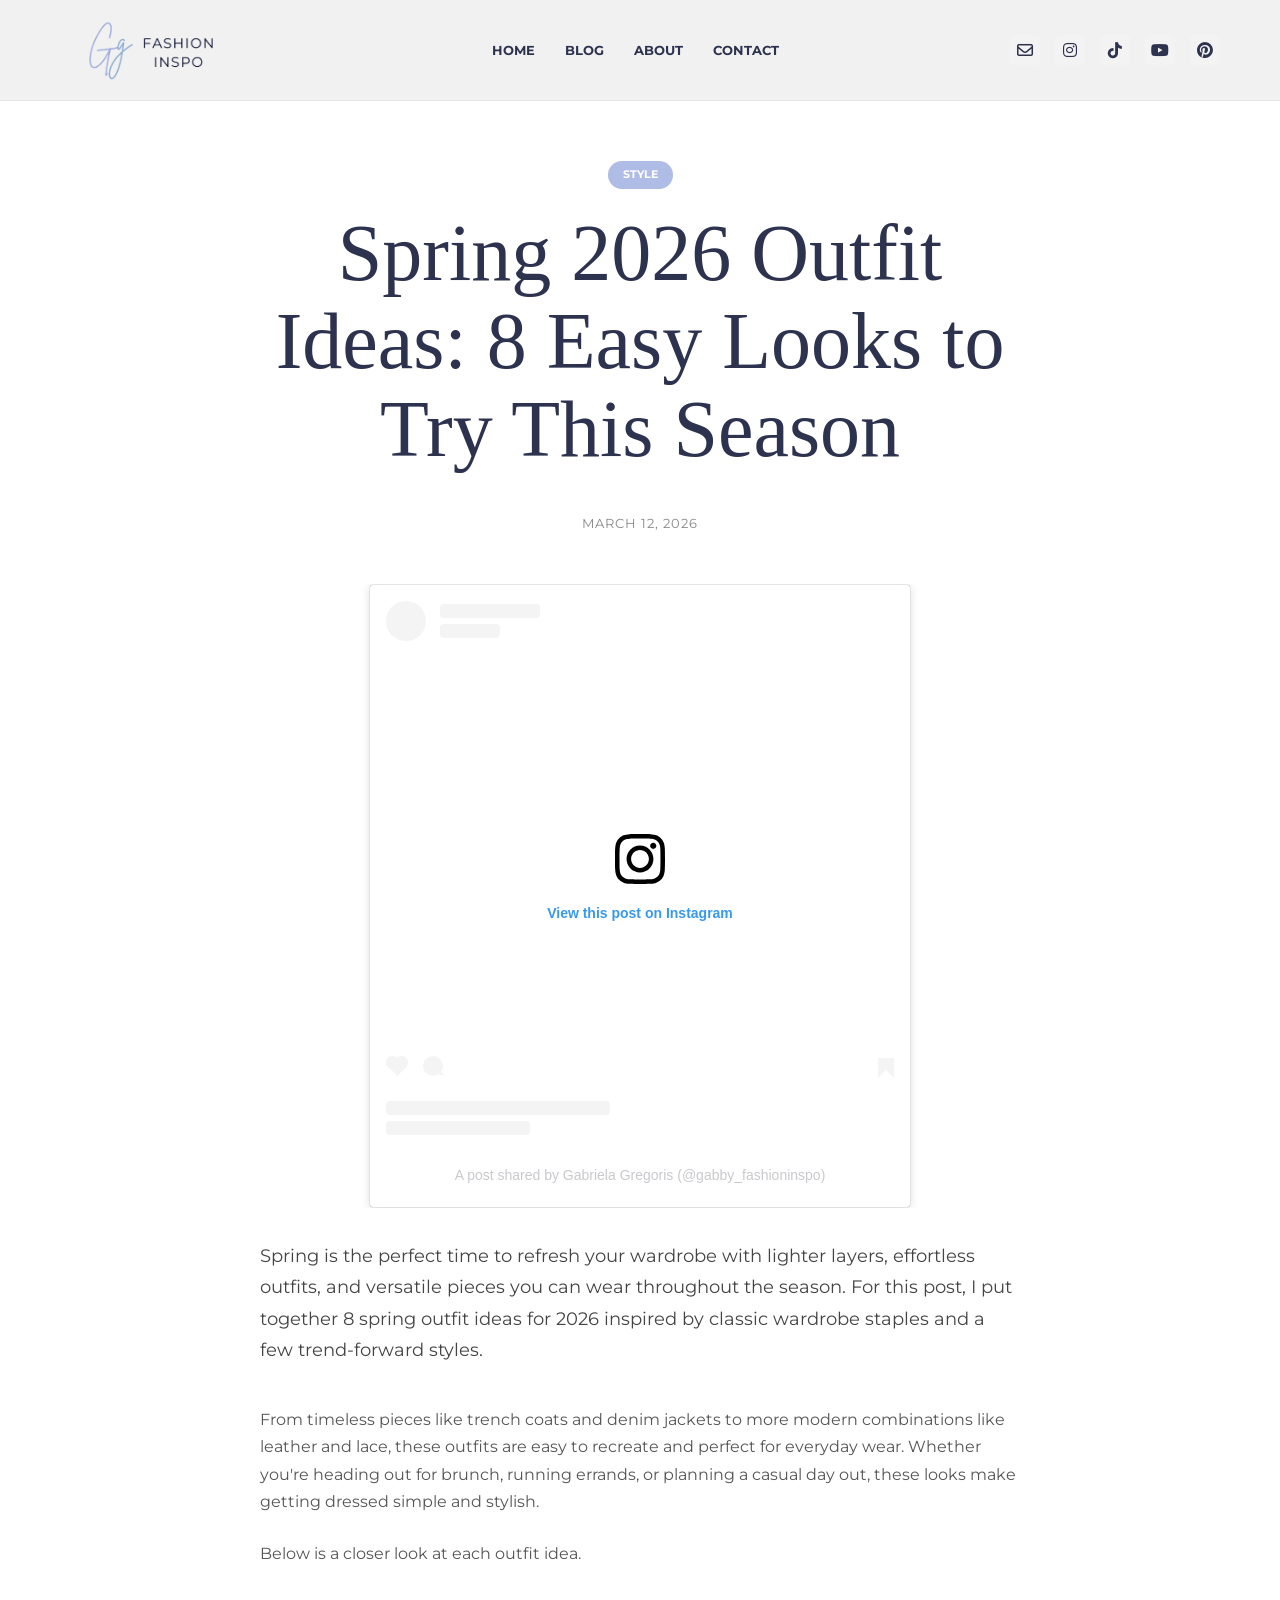
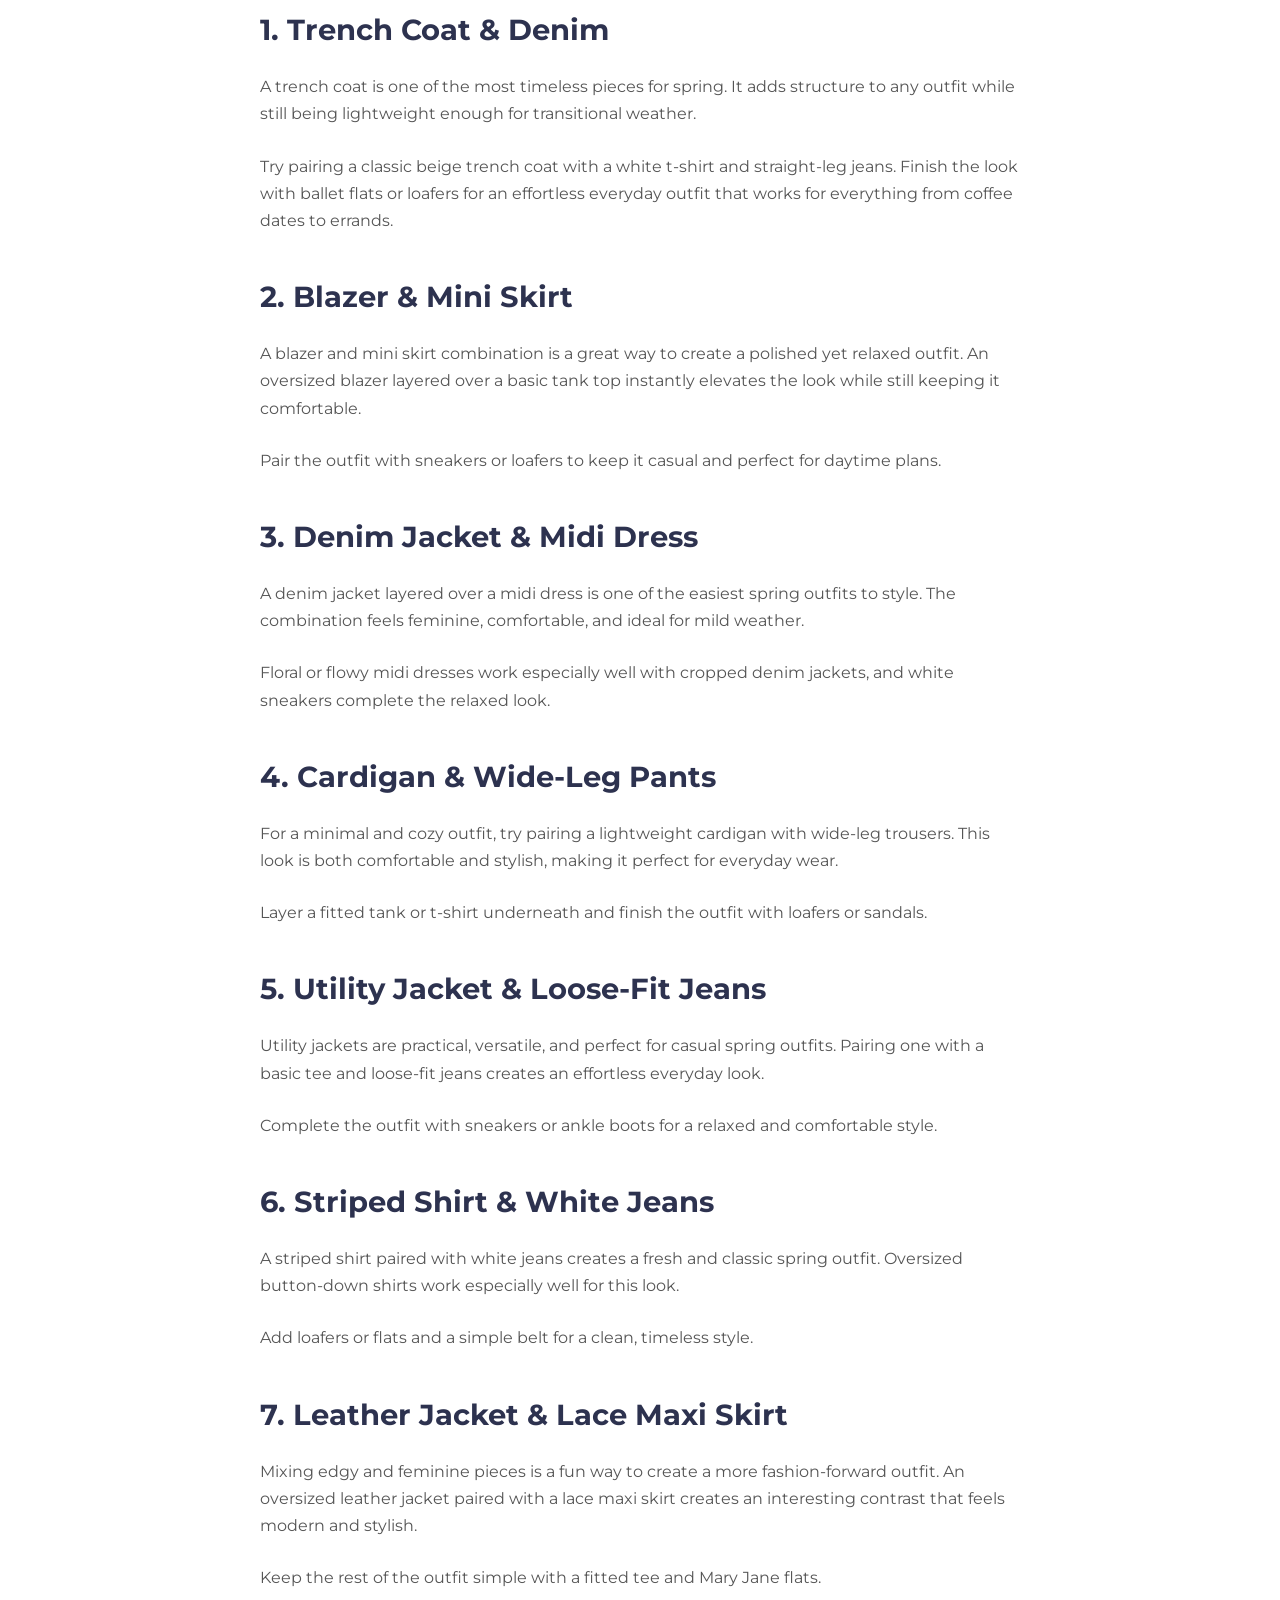
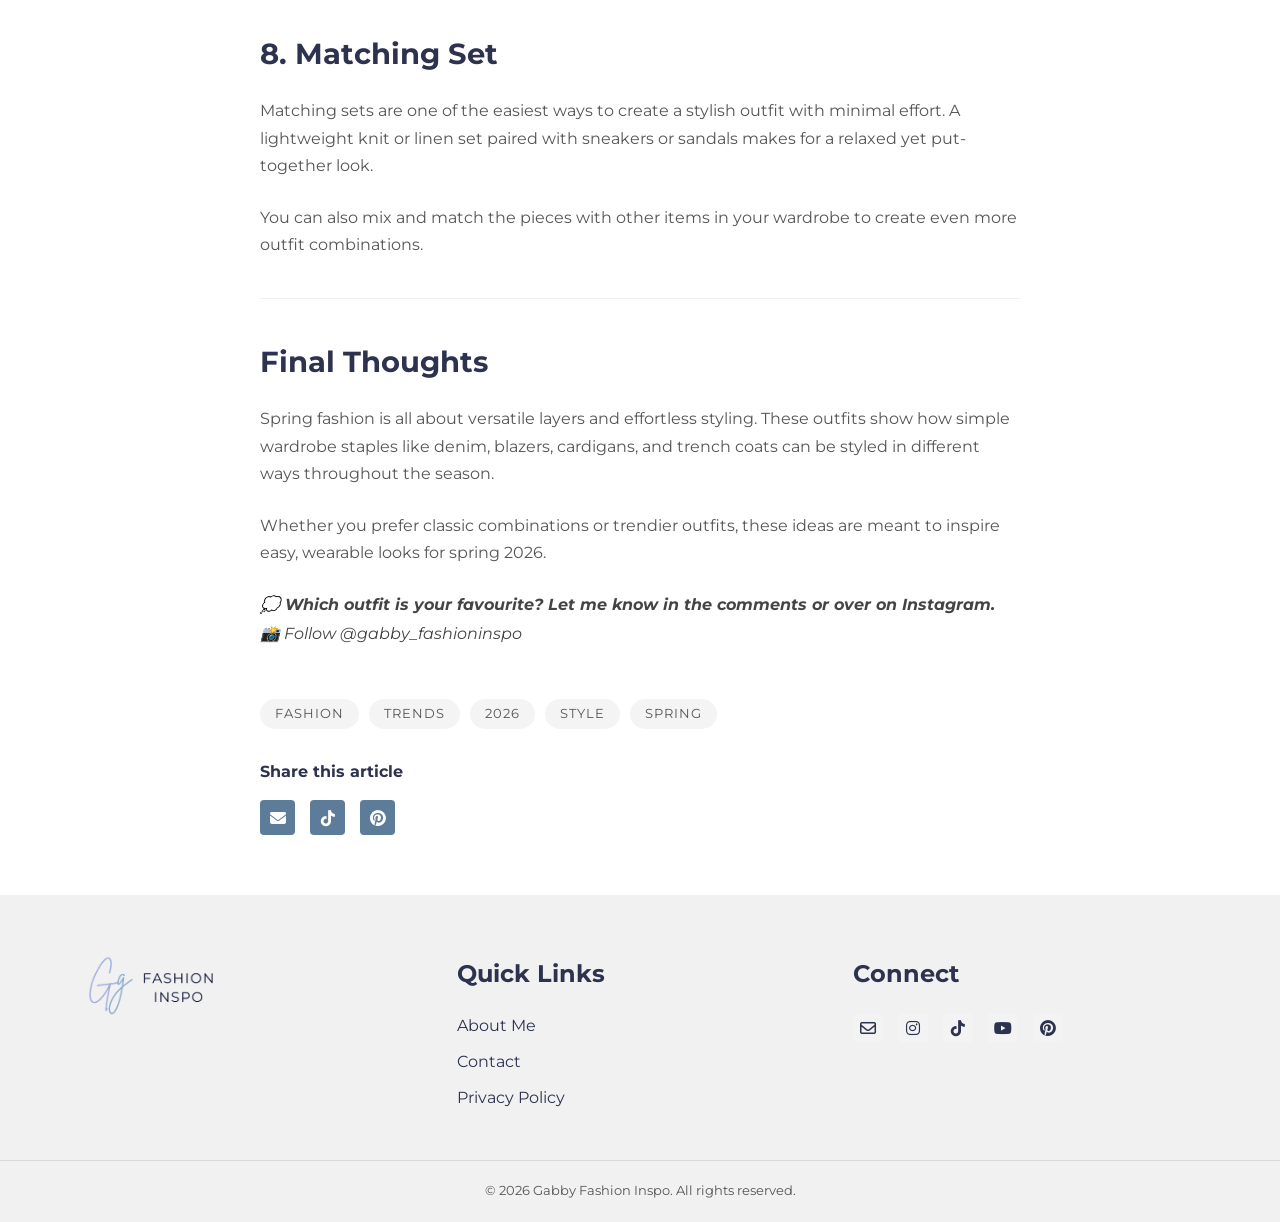
<file: blog-post-3.old.html>
<!DOCTYPE html>
<html lang="en">

<head>
    <meta charset="UTF-8">
    <meta name="viewport" content="width=device-width, initial-scale=1.0">
    <title>Spring 2026 Outfit Ideas - Gabby Fashion Inspo</title>
    <!-- Favicon -->
    <link rel="icon" type="image/png" href="assets/Favicon_gabby.png">
    <!-- Fonts -->
    <link rel="preconnect" href="https://fonts.googleapis.com">
    <link rel="preconnect" href="https://fonts.gstatic.com" crossorigin>
    <link href="https://fonts.googleapis.com/css2?family=Montserrat:wght@300;400;500;600;700&display=swap"
        rel="stylesheet">
    <link href="https://fonts.cdnfonts.com/css/brittany-signature" rel="stylesheet">
    <!-- Font Awesome -->
    <link rel="stylesheet" href="https://cdnjs.cloudflare.com/ajax/libs/font-awesome/6.4.0/css/all.min.css">
    <!-- Custom CSS -->
    <link rel="stylesheet" href="css/style.css">
</head>

<body>

    <!-- Header -->
    <header>
        <div class="container header-container">
            <div class="logo">
                <a href="index.html">
                    <img src="assets/GabbyFashionInpo_Banner_Logo-removebg-preview.png" alt="Gabby Fashion Inspo Logo"
                        class="header-logo-img">
                </a>
            </div>
            <nav>
                <ul class="nav-links">
                    <li><a href="index.html">Home</a></li>
                    <li><a href="blog.html">Blog</a></li>
                    <li><a href="about.html">About</a></li>
                    <li><a href="contact.html">Contact</a></li>
                </ul>
            </nav>
            <div class="social-icons">
                <a href="mailto:gabriela.gregoris1818@gmail.com"><i class="fa-regular fa-envelope"></i></a>
                <a href="https://www.instagram.com/gabby_fashioninspo/"><i class="fa-brands fa-instagram"></i></a>
                <a href="https://www.tiktok.com/@gabby_fashioninspo"><i class="fa-brands fa-tiktok"></i></a>
                <a href="https://www.youtube.com/@gabby_fashioninspo/shorts"><i class="fa-brands fa-youtube"></i></a>
                <a href="https://ca.pinterest.com/gabby_fashioninspo/"><i class="fa-brands fa-pinterest"></i></a>
            </div>
        </div>
    </header>

    <!-- Single Post Section -->
    <article class="single-post">
        <div class="container single-post-container">
            <!-- Post Header -->
            <div class="post-header">
                <span class="badge badge-center">STYLE</span>
                <h1 class="post-title script-font">Spring 2026 Outfit Ideas: 8 Easy Looks to Try This Season</h1>
                <br>
                <span class="post-date">March 12, 2026</span>

            </div>

            <!-- Post Hero Image -->
            <div class="post-hero-image">
                <blockquote class="instagram-media"
                    data-instgrm-permalink="https://www.instagram.com/p/DVyiaZ0AKBk/?utm_source=ig_embed&amp;utm_campaign=loading"
                    data-instgrm-version="14"
                    style=" background:#FFF; border:0; border-radius:3px; box-shadow:0 0 1px 0 rgba(0,0,0,0.5),0 1px 10px 0 rgba(0,0,0,0.15); margin: 1px; max-width:540px; min-width:326px; padding:0; width:99.375%; width:-webkit-calc(100% - 2px); width:calc(100% - 2px);">
                    <div style="padding:16px;"> <a
                            href="https://www.instagram.com/p/DVyiaZ0AKBk/?utm_source=ig_embed&amp;utm_campaign=loading"
                            style=" background:#FFFFFF; line-height:0; padding:0 0; text-align:center; text-decoration:none; width:100%;"
                            target="_blank">
                            <div style=" display: flex; flex-direction: row; align-items: center;">
                                <div
                                    style="background-color: #F4F4F4; border-radius: 50%; flex-grow: 0; height: 40px; margin-right: 14px; width: 40px;">
                                </div>
                                <div
                                    style="display: flex; flex-direction: column; flex-grow: 1; justify-content: center;">
                                    <div
                                        style=" background-color: #F4F4F4; border-radius: 4px; flex-grow: 0; height: 14px; margin-bottom: 6px; width: 100px;">
                                    </div>
                                    <div
                                        style=" background-color: #F4F4F4; border-radius: 4px; flex-grow: 0; height: 14px; width: 60px;">
                                    </div>
                                </div>
                            </div>
                            <div style="padding: 19% 0;"></div>
                            <div style="display:block; height:50px; margin:0 auto 12px; width:50px;"><svg width="50px"
                                    height="50px" viewBox="0 0 60 60" version="1.1" xmlns="https://www.w3.org/2000/svg"
                                    xmlns:xlink="https://www.w3.org/1999/xlink">
                                    <g stroke="none" stroke-width="1" fill="none" fill-rule="evenodd">
                                        <g transform="translate(-511.000000, -20.000000)" fill="#000000">
                                            <g>
                                                <path
                                                    d="M556.869,30.41 C554.814,30.41 553.148,32.076 553.148,34.131 C553.148,36.186 554.814,37.852 556.869,37.852 C558.924,37.852 560.59,36.186 560.59,34.131 C560.59,32.076 558.924,30.41 556.869,30.41 M541,60.657 C535.114,60.657 530.342,55.887 530.342,50 C530.342,44.114 535.114,39.342 541,39.342 C546.887,39.342 551.658,44.114 551.658,50 C551.658,55.887 546.887,60.657 541,60.657 M541,33.886 C532.1,33.886 524.886,41.1 524.886,50 C524.886,58.899 532.1,66.113 541,66.113 C549.9,66.113 557.115,58.899 557.115,50 C557.115,41.1 549.9,33.886 541,33.886 M565.378,62.101 C565.244,65.022 564.756,66.606 564.346,67.663 C563.803,69.06 563.154,70.057 562.106,71.106 C561.058,72.155 560.06,72.803 558.662,73.347 C557.607,73.757 556.021,74.244 553.102,74.378 C549.944,74.521 548.997,74.552 541,74.552 C533.003,74.552 532.056,74.521 528.898,74.378 C525.979,74.244 524.393,73.757 523.338,73.347 C521.94,72.803 520.942,72.155 519.894,71.106 C518.846,70.057 518.197,69.06 517.654,67.663 C517.244,66.606 516.755,65.022 516.623,62.101 C516.479,58.943 516.448,57.996 516.448,50 C516.448,42.003 516.479,41.056 516.623,37.899 C516.755,34.978 517.244,33.391 517.654,32.338 C518.197,30.938 518.846,29.942 519.894,28.894 C520.942,27.846 521.94,27.196 523.338,26.654 C524.393,26.244 525.979,25.756 528.898,25.623 C532.057,25.479 533.004,25.448 541,25.448 C548.997,25.448 549.943,25.479 553.102,25.623 C556.021,25.756 557.607,26.244 558.662,26.654 C560.06,27.196 561.058,27.846 562.106,28.894 C563.154,29.942 563.803,30.938 564.346,32.338 C564.756,33.391 565.244,34.978 565.378,37.899 C565.522,41.056 565.552,42.003 565.552,50 C565.552,57.996 565.522,58.943 565.378,62.101 M570.82,37.631 C570.674,34.438 570.167,32.258 569.425,30.349 C568.659,28.377 567.633,26.702 565.965,25.035 C564.297,23.368 562.623,22.342 560.652,21.575 C558.743,20.834 556.562,20.326 553.369,20.18 C550.169,20.033 549.148,20 541,20 C532.853,20 531.831,20.033 528.631,20.18 C525.438,20.326 523.257,20.834 521.349,21.575 C519.376,22.342 517.703,23.368 516.035,25.035 C514.368,26.702 513.342,28.377 512.574,30.349 C511.834,32.258 511.326,34.438 511.181,37.631 C511.035,40.831 511,41.851 511,50 C511,58.147 511.035,59.17 511.181,62.369 C511.326,65.562 511.834,67.743 512.574,69.651 C513.342,71.625 514.368,73.296 516.035,74.965 C517.703,76.634 519.376,77.658 521.349,78.425 C523.257,79.167 525.438,79.673 528.631,79.82 C531.831,79.965 532.853,80.001 541,80.001 C549.148,80.001 550.169,79.965 553.369,79.82 C556.562,79.673 558.743,79.167 560.652,78.425 C562.623,77.658 564.297,76.634 565.965,74.965 C567.633,73.296 568.659,71.625 569.425,69.651 C570.167,67.743 570.674,65.562 570.82,62.369 C570.966,59.17 571,58.147 571,50 C571,41.851 570.966,40.831 570.82,37.631">
                                                </path>
                                            </g>
                                        </g>
                                    </g>
                                </svg></div>
                            <div style="padding-top: 8px;">
                                <div
                                    style=" color:#3897f0; font-family:Arial,sans-serif; font-size:14px; font-style:normal; font-weight:550; line-height:18px;">
                                    View this post on Instagram</div>
                            </div>
                            <div style="padding: 12.5% 0;"></div>
                            <div style="display: flex; flex-direction: row; margin-bottom: 14px; align-items: center;">
                                <div>
                                    <div
                                        style="background-color: #F4F4F4; border-radius: 50%; height: 12.5px; width: 12.5px; transform: translateX(0px) translateY(7px);">
                                    </div>
                                    <div
                                        style="background-color: #F4F4F4; height: 12.5px; transform: rotate(-45deg) translateX(3px) translateY(1px); width: 12.5px; flex-grow: 0; margin-right: 14px; margin-left: 2px;">
                                    </div>
                                    <div
                                        style="background-color: #F4F4F4; border-radius: 50%; height: 12.5px; width: 12.5px; transform: translateX(9px) translateY(-18px);">
                                    </div>
                                </div>
                                <div style="margin-left: 8px;">
                                    <div
                                        style=" background-color: #F4F4F4; border-radius: 50%; flex-grow: 0; height: 20px; width: 20px;">
                                    </div>
                                    <div
                                        style=" width: 0; height: 0; border-top: 2px solid transparent; border-left: 6px solid #f4f4f4; border-bottom: 2px solid transparent; transform: translateX(16px) translateY(-4px) rotate(30deg)">
                                    </div>
                                </div>
                                <div style="margin-left: auto;">
                                    <div
                                        style=" width: 0px; border-top: 8px solid #F4F4F4; border-right: 8px solid transparent; transform: translateY(16px);">
                                    </div>
                                    <div
                                        style=" background-color: #F4F4F4; flex-grow: 0; height: 12px; width: 16px; transform: translateY(-4px);">
                                    </div>
                                    <div
                                        style=" width: 0; height: 0; border-top: 8px solid #F4F4F4; border-left: 8px solid transparent; transform: translateY(-4px) translateX(8px);">
                                    </div>
                                </div>
                            </div>
                            <div
                                style="display: flex; flex-direction: column; flex-grow: 1; justify-content: center; margin-bottom: 24px;">
                                <div
                                    style=" background-color: #F4F4F4; border-radius: 4px; flex-grow: 0; height: 14px; margin-bottom: 6px; width: 224px;">
                                </div>
                                <div
                                    style=" background-color: #F4F4F4; border-radius: 4px; flex-grow: 0; height: 14px; width: 144px;">
                                </div>
                            </div>
                        </a>
                        <p
                            style=" color:#c9c8cd; font-family:Arial,sans-serif; font-size:14px; line-height:17px; margin-bottom:0; margin-top:8px; overflow:hidden; padding:8px 0 7px; text-align:center; text-overflow:ellipsis; white-space:nowrap;">
                            <a href="https://www.instagram.com/p/DVyiaZ0AKBk/?utm_source=ig_embed&amp;utm_campaign=loading"
                                style=" color:#c9c8cd; font-family:Arial,sans-serif; font-size:14px; font-style:normal; font-weight:normal; line-height:17px; text-decoration:none;"
                                target="_blank">A post shared by Gabriela Gregoris (@gabby_fashioninspo)</a></p>
                    </div>
                </blockquote>
                <script async src="//www.instagram.com/embed.js"></script>
            </div>

            <!-- Post Content -->
            <div class="post-content">
                <p class="lead">Spring is the perfect time to refresh your wardrobe with lighter layers, effortless
                    outfits, and versatile pieces you can wear throughout the season. For this post, I put together 8
                    spring outfit ideas for 2026 inspired by classic wardrobe staples and a few trend-forward styles.
                </p>

                <p>From timeless pieces like trench coats and denim jackets to more modern combinations like leather and
                    lace, these outfits are easy to recreate and perfect for everyday wear. Whether you're heading out
                    for brunch, running errands, or planning a casual day out, these looks make getting dressed simple
                    and stylish.</p>

                <p>Below is a closer look at each outfit idea.</p>

                <h2>1. Trench Coat & Denim</h2>
                <p>A trench coat is one of the most timeless pieces for spring. It adds structure to any outfit while
                    still being lightweight enough for transitional weather.</p>

                <p>Try pairing a classic beige trench coat with a white t-shirt and straight-leg jeans. Finish the look
                    with ballet flats or loafers for an effortless everyday outfit that works for everything from coffee
                    dates to errands.</p>

                <h2>2. Blazer & Mini Skirt</h2>
                <p>A blazer and mini skirt combination is a great way to create a polished yet relaxed outfit. An
                    oversized blazer layered over a basic tank top instantly elevates the look while still keeping it
                    comfortable.</p>
                <p>Pair the outfit with sneakers or loafers to keep it casual and perfect for daytime plans.</p>

                <h2>3. Denim Jacket & Midi Dress</h2>
                <p>A denim jacket layered over a midi dress is one of the easiest spring outfits to style. The
                    combination feels feminine, comfortable, and ideal for mild weather.</p>
                <p>Floral or flowy midi dresses work especially well with cropped denim jackets, and white sneakers
                    complete the relaxed look.</p>

                <h2>4. Cardigan & Wide-Leg Pants</h2>
                <p>For a minimal and cozy outfit, try pairing a lightweight cardigan with wide-leg trousers. This look
                    is both comfortable and stylish, making it perfect for everyday wear.</p>
                <p>Layer a fitted tank or t-shirt underneath and finish the outfit with loafers or sandals.</p>

                <h2>5. Utility Jacket & Loose-Fit Jeans</h2>
                <p>Utility jackets are practical, versatile, and perfect for casual spring outfits. Pairing one with a
                    basic tee and loose-fit jeans creates an effortless everyday look.</p>
                <p>Complete the outfit with sneakers or ankle boots for a relaxed and comfortable style.</p>

                <h2>6. Striped Shirt & White Jeans</h2>
                <p>A striped shirt paired with white jeans creates a fresh and classic spring outfit. Oversized
                    button-down shirts work especially well for this look.</p>
                <p>Add loafers or flats and a simple belt for a clean, timeless style.</p>

                <h2>7. Leather Jacket & Lace Maxi Skirt</h2>
                <p>Mixing edgy and feminine pieces is a fun way to create a more fashion-forward outfit. An oversized
                    leather jacket paired with a lace maxi skirt creates an interesting contrast that feels modern and
                    stylish.</p>
                <p>Keep the rest of the outfit simple with a fitted tee and Mary Jane flats.</p>

                <h2>8. Matching Set</h2>
                <p>Matching sets are one of the easiest ways to create a stylish outfit with minimal effort. A
                    lightweight knit or linen set paired with sneakers or sandals makes for a relaxed yet put-together
                    look.</p>
                <p>You can also mix and match the pieces with other items in your wardrobe to create even more outfit
                    combinations.</p>

                <hr class="post-divider">

                <h2>Final Thoughts</h2>
                <p>Spring fashion is all about versatile layers and effortless styling. These outfits show how simple
                    wardrobe staples like denim, blazers, cardigans, and trench coats can be styled in different ways
                    throughout the season.</p>
                <p>Whether you prefer classic combinations or trendier outfits, these ideas are meant to inspire easy,
                    wearable looks for spring 2026.</p>
                <p class="post-conclusion"><strong>💭 Which outfit is your favourite? Let me know in the comments or
                        over on Instagram.</strong><br>
                    📸 Follow <a href="https://www.instagram.com/gabby_fashioninspo/">@gabby_fashioninspo</a></p>

                <!-- Post Tags & Share -->
                <div class="post-footer">
                    <div class="post-tags">
                        <span class="tag">Fashion</span>
                        <span class="tag">Trends</span>
                        <span class="tag">2026</span>
                        <span class="tag">Style</span>
                        <span class="tag">Spring</span>
                    </div>

                    <div class="post-share">
                        <h4>Share this article</h4>
                        <div class="post-share-icons">
                            <a href="mailto:gabriela.gregoris1818@gmail.com"><i class="fa-solid fa-envelope"></i></a>
                            <a href="https://www.tiktok.com/@gabby_fashioninspo"><i class="fa-brands fa-tiktok"></i></a>
                            <a href="https://ca.pinterest.com/gabby_fashioninspo/"><i
                                    class="fa-brands fa-pinterest"></i></a>
                        </div>
                    </div>
                </div>
            </div>
        </div>
    </article>

    <!-- Footer -->
    <footer>
        <div class="container footer-container">
            <div class="footer-brand">
                <a href="index.html">
                    <img src="assets/GabbyFashionInpo_Banner_Logo-removebg-preview.png" alt="Gabby Fashion Inspo Logo"
                        class="header-logo-img">
                </a>
            </div>
            <div class="footer-links">
                <h4>Quick Links</h4>
                <ul>
                    <li><a href="about.html">About Me</a></li>
                    <li><a href="contact.html">Contact</a></li>
                    <li><a href="privacy.html">Privacy Policy</a></li>
                </ul>
            </div>
            <div class="footer-connect">
                <h4>Connect</h4>
                <div class="social-icons">
                    <a href="mailto:gabriela.gregoris1818@gmail.com"><i class="fa-regular fa-envelope"></i></a>
                    <a href="https://www.instagram.com/gabby_fashioninspo/"><i class="fa-brands fa-instagram"></i></a>
                    <a href="https://www.tiktok.com/@gabby_fashioninspo"><i class="fa-brands fa-tiktok"></i></a>
                    <a href="https://www.youtube.com/@gabby_fashioninspo/shorts"><i
                            class="fa-brands fa-youtube"></i></a>
                    <a href="https://ca.pinterest.com/gabby_fashioninspo/"><i class="fa-brands fa-pinterest"></i></a>
                </div>
            </div>
        </div>
        <div class="copyright">
            <p>&copy; 2026 Gabby Fashion Inspo. All rights reserved.</p>
        </div>
    </footer>

    <script src="js/script.js"></script>
</body>

</html>
</file>
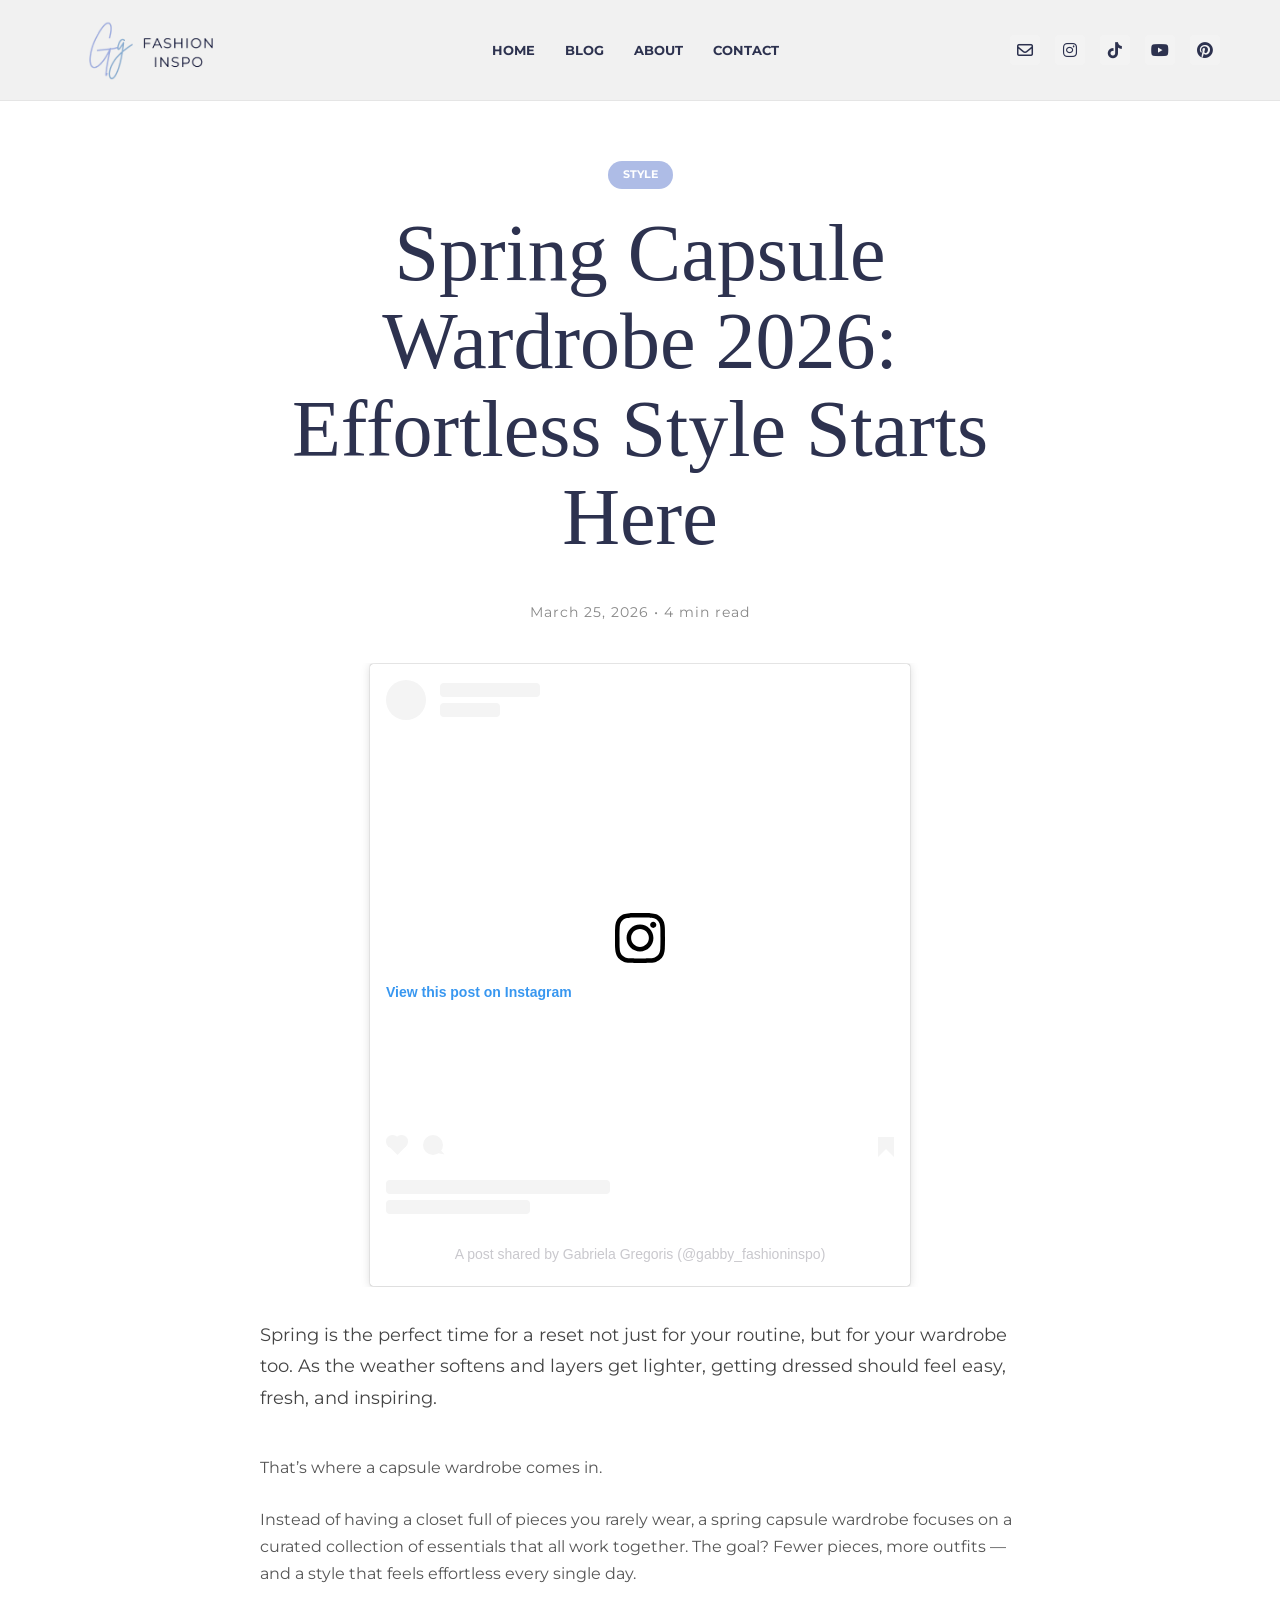
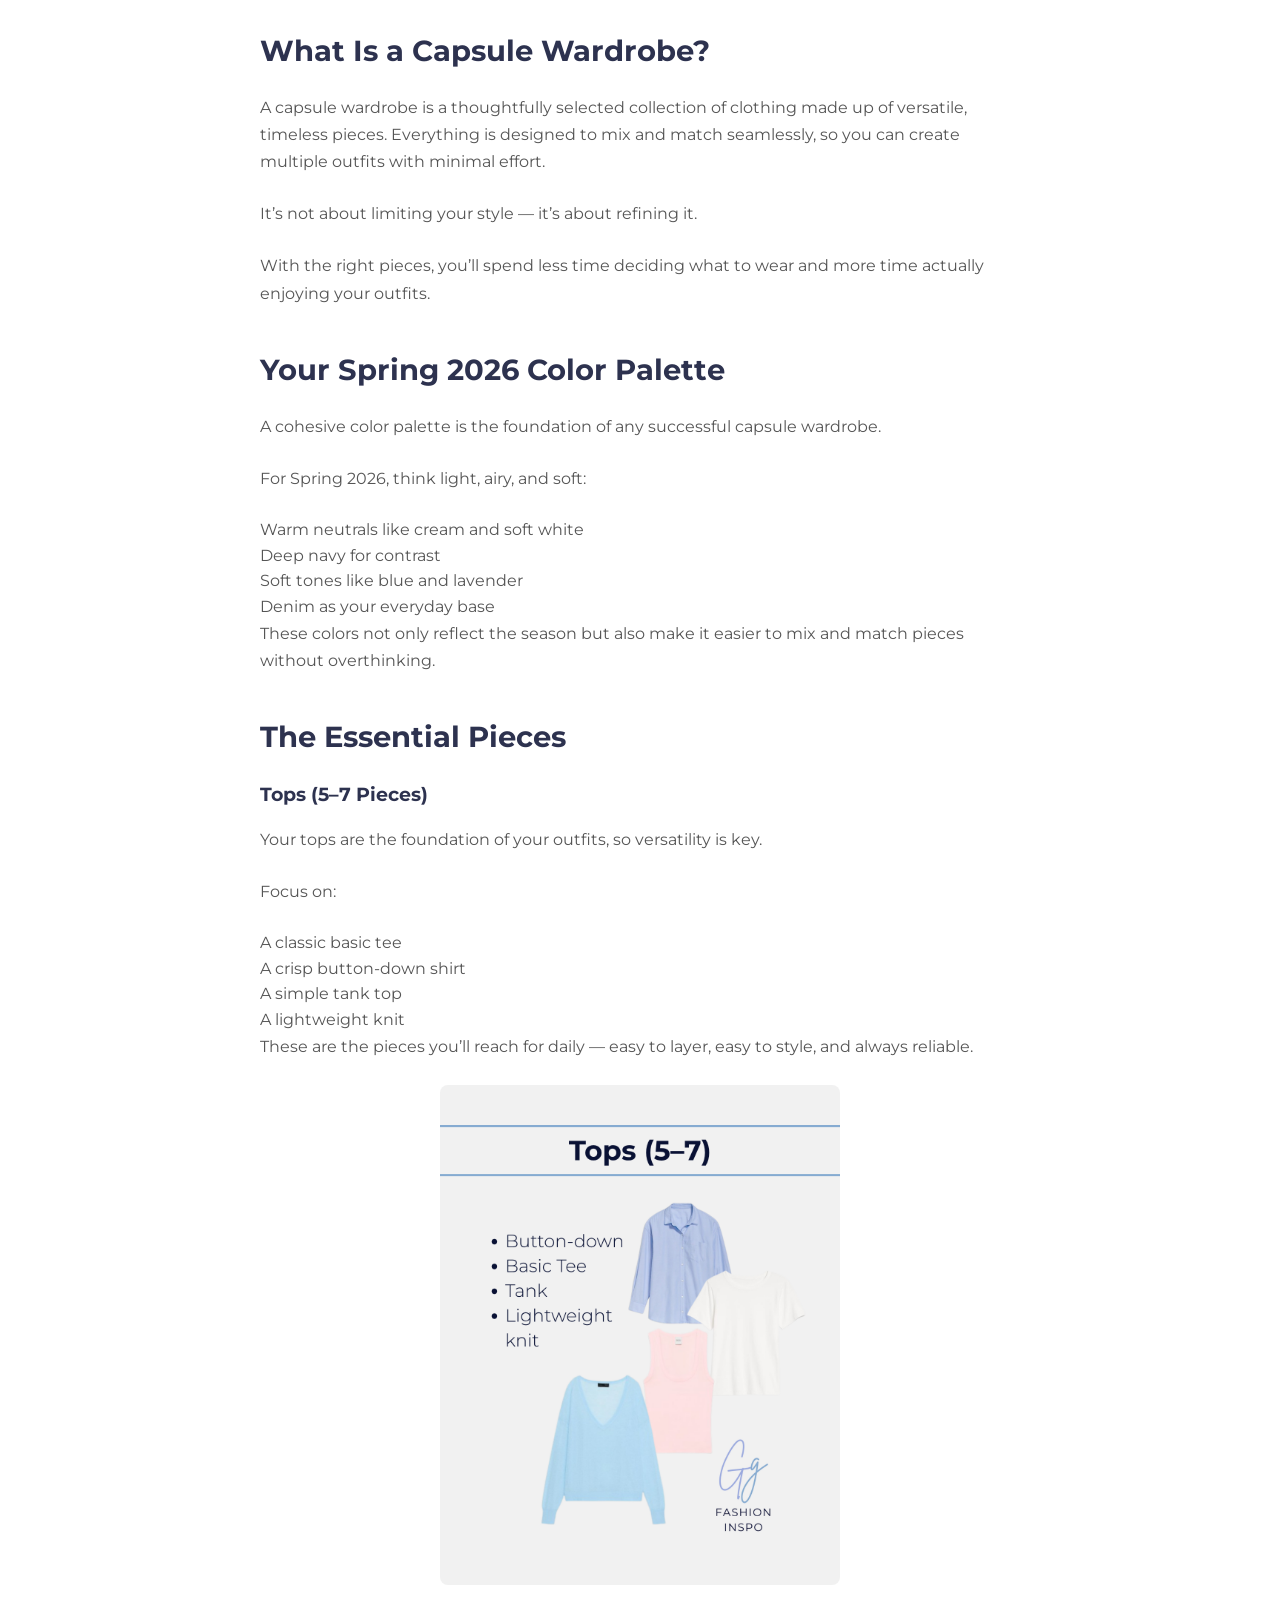
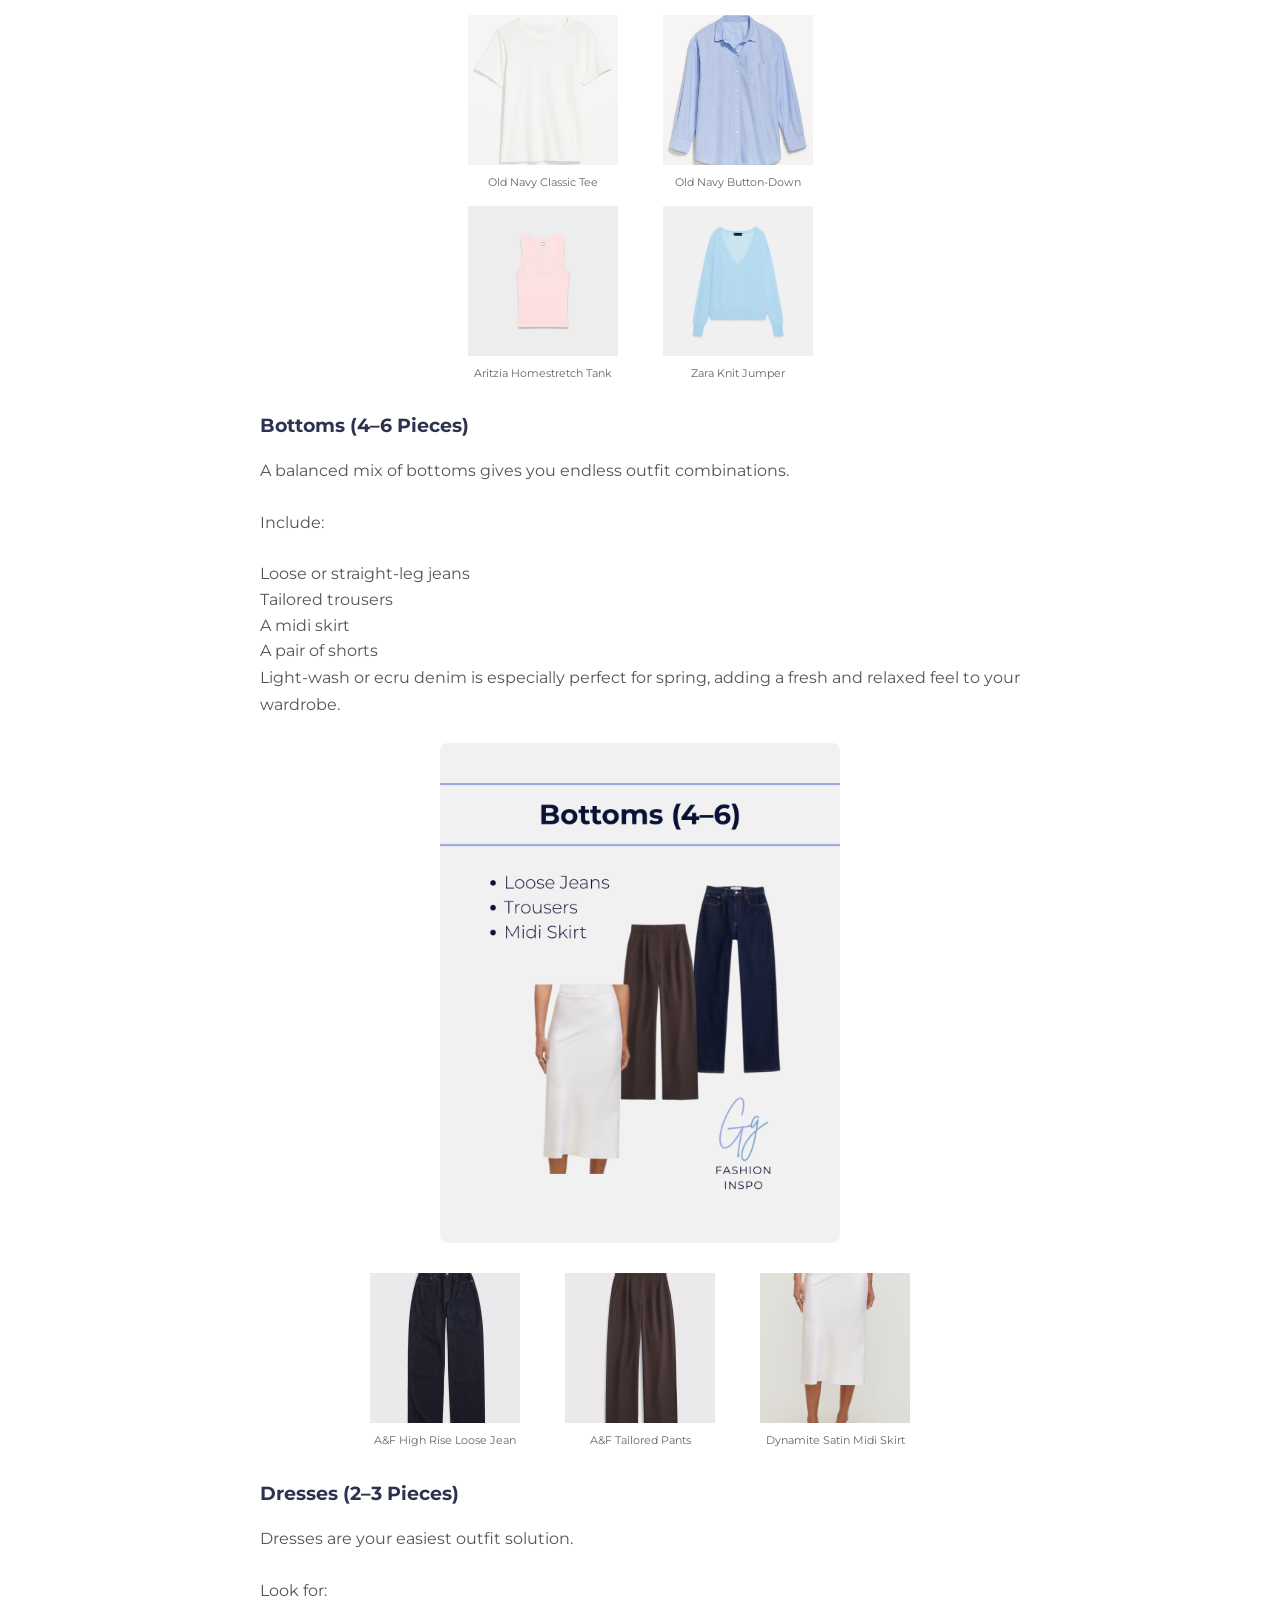
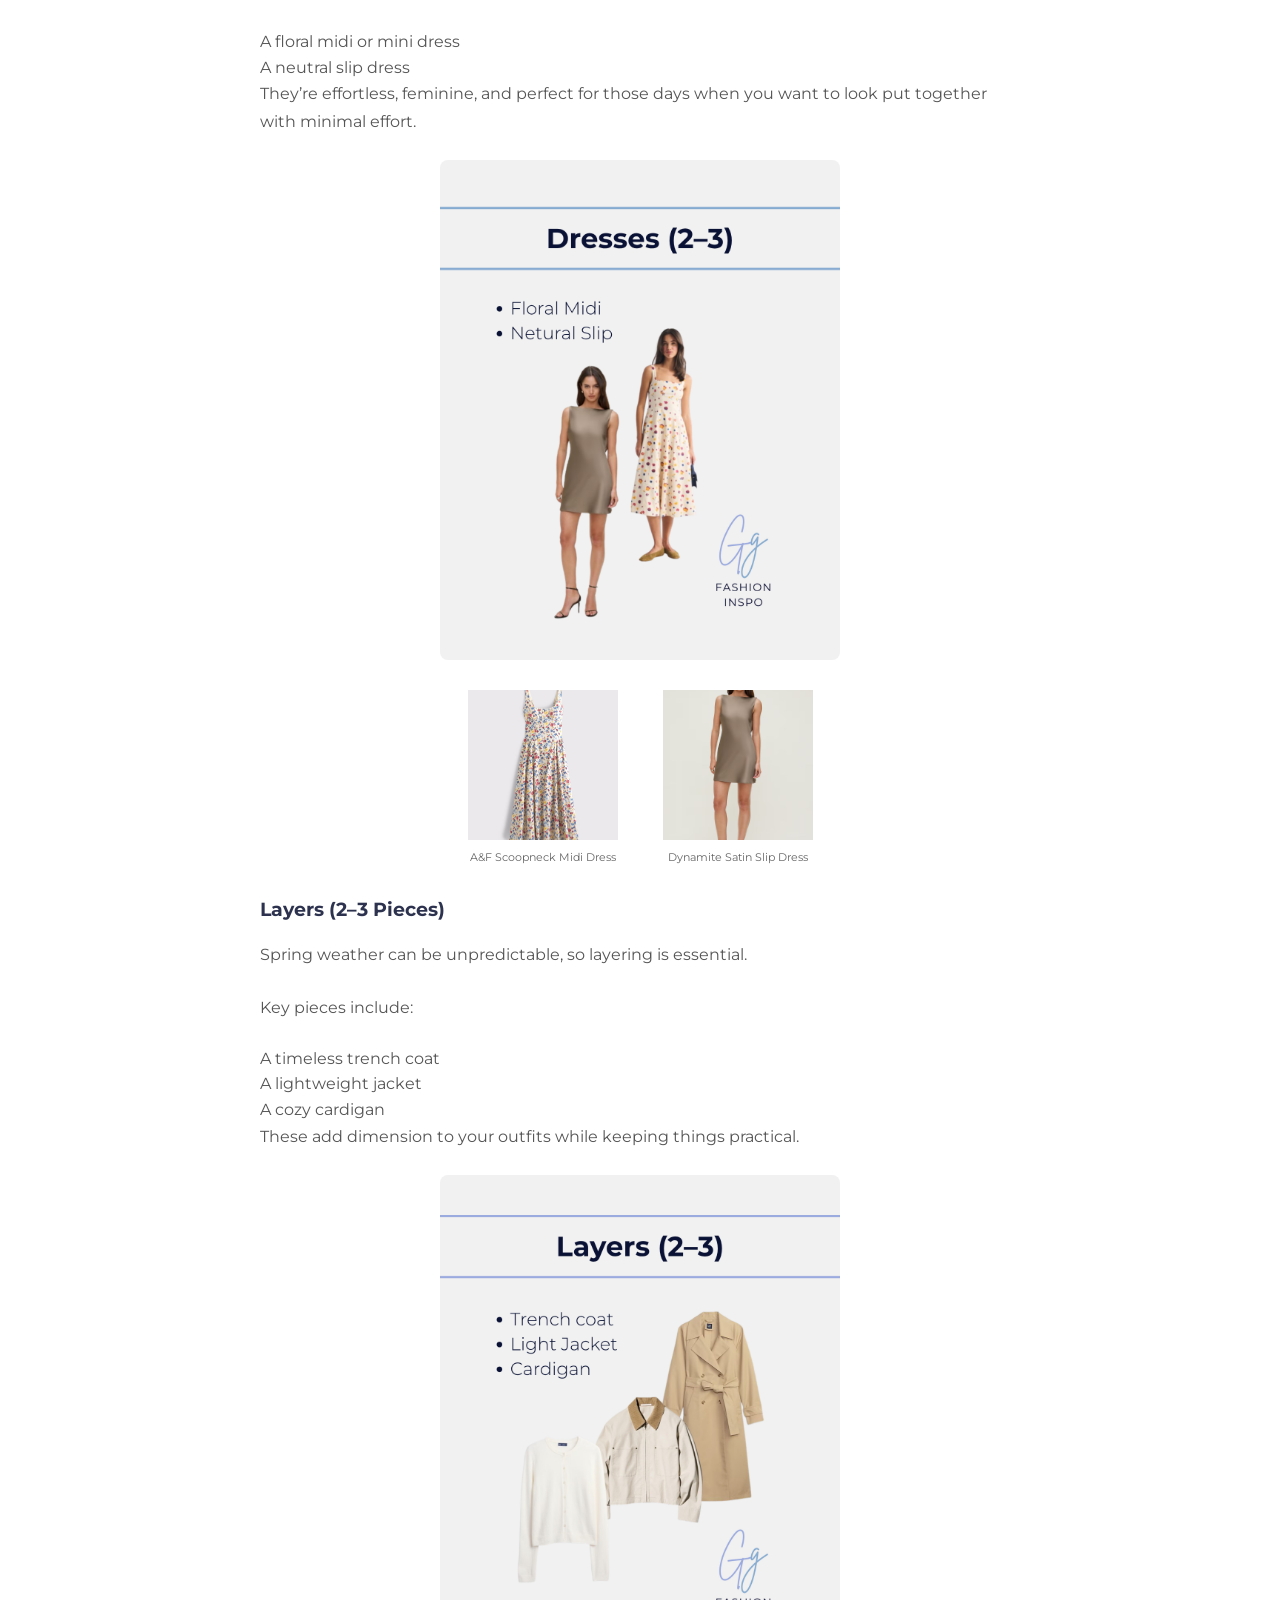
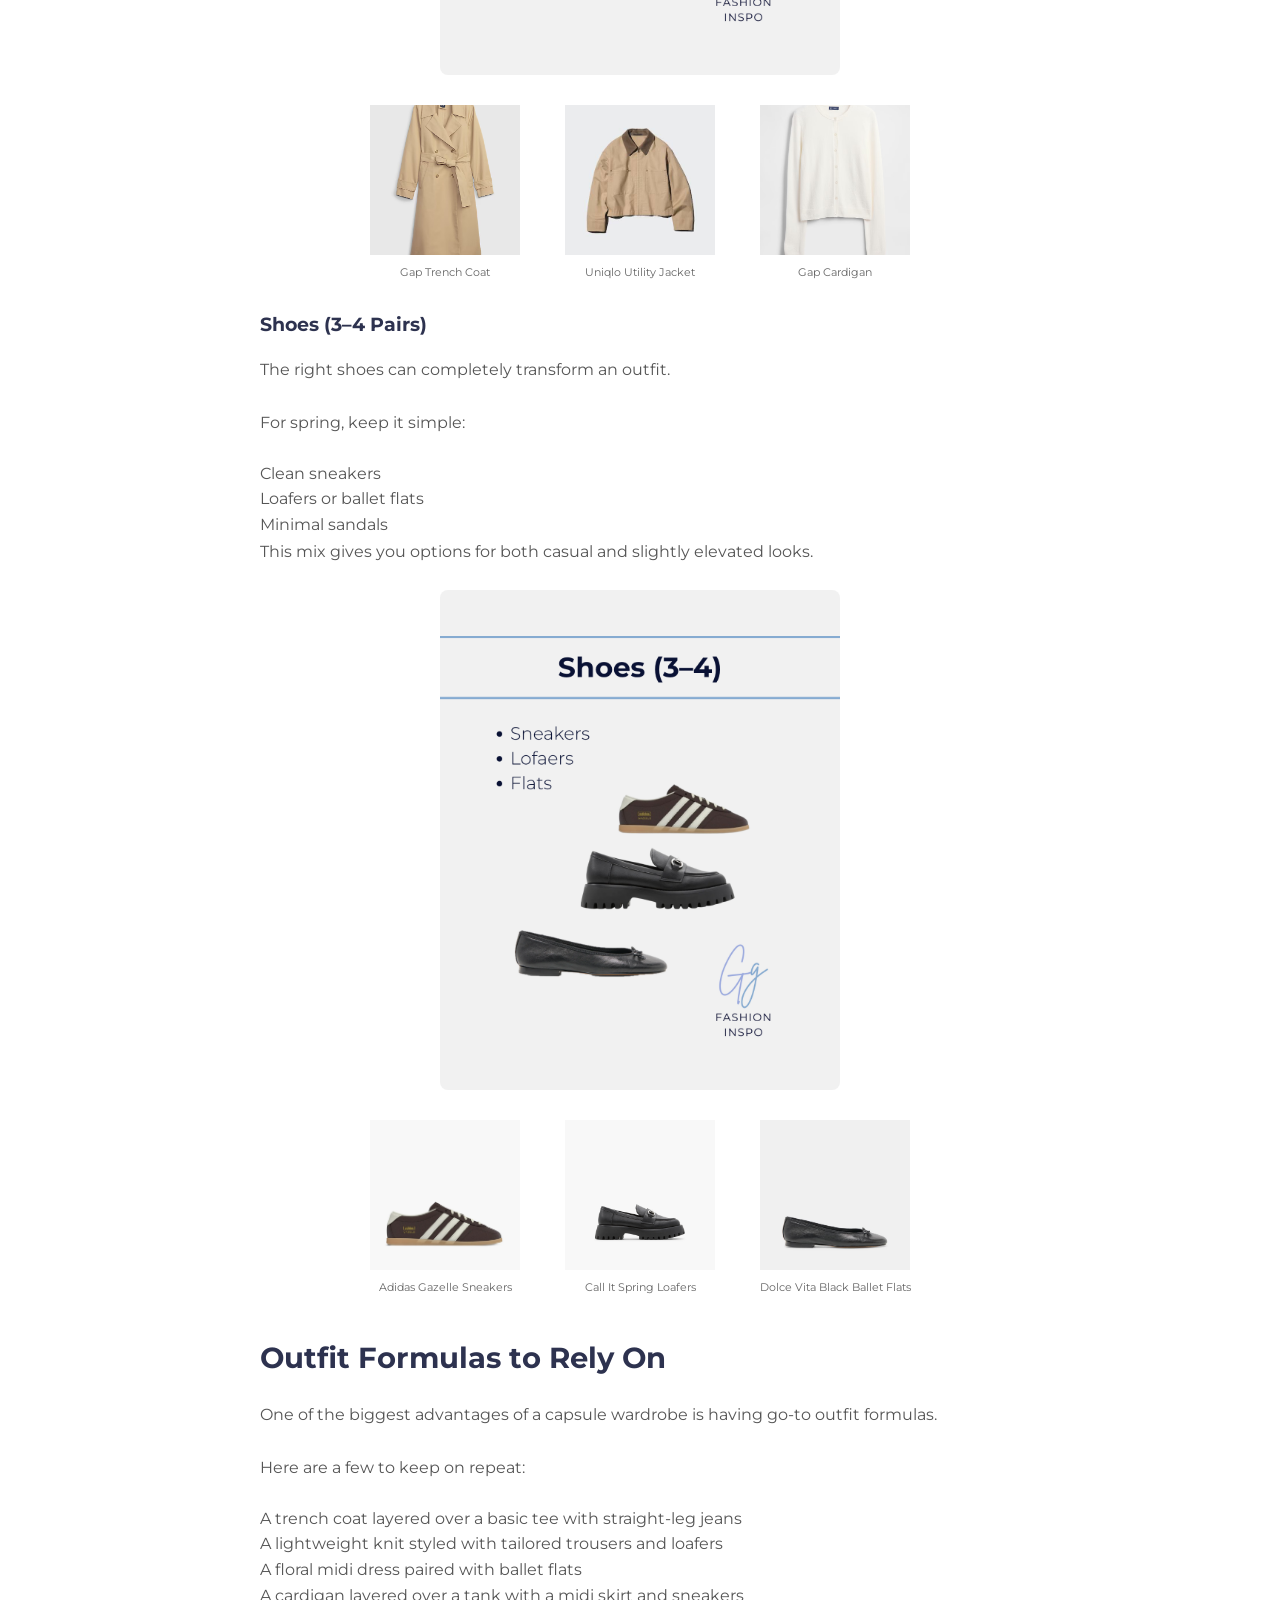
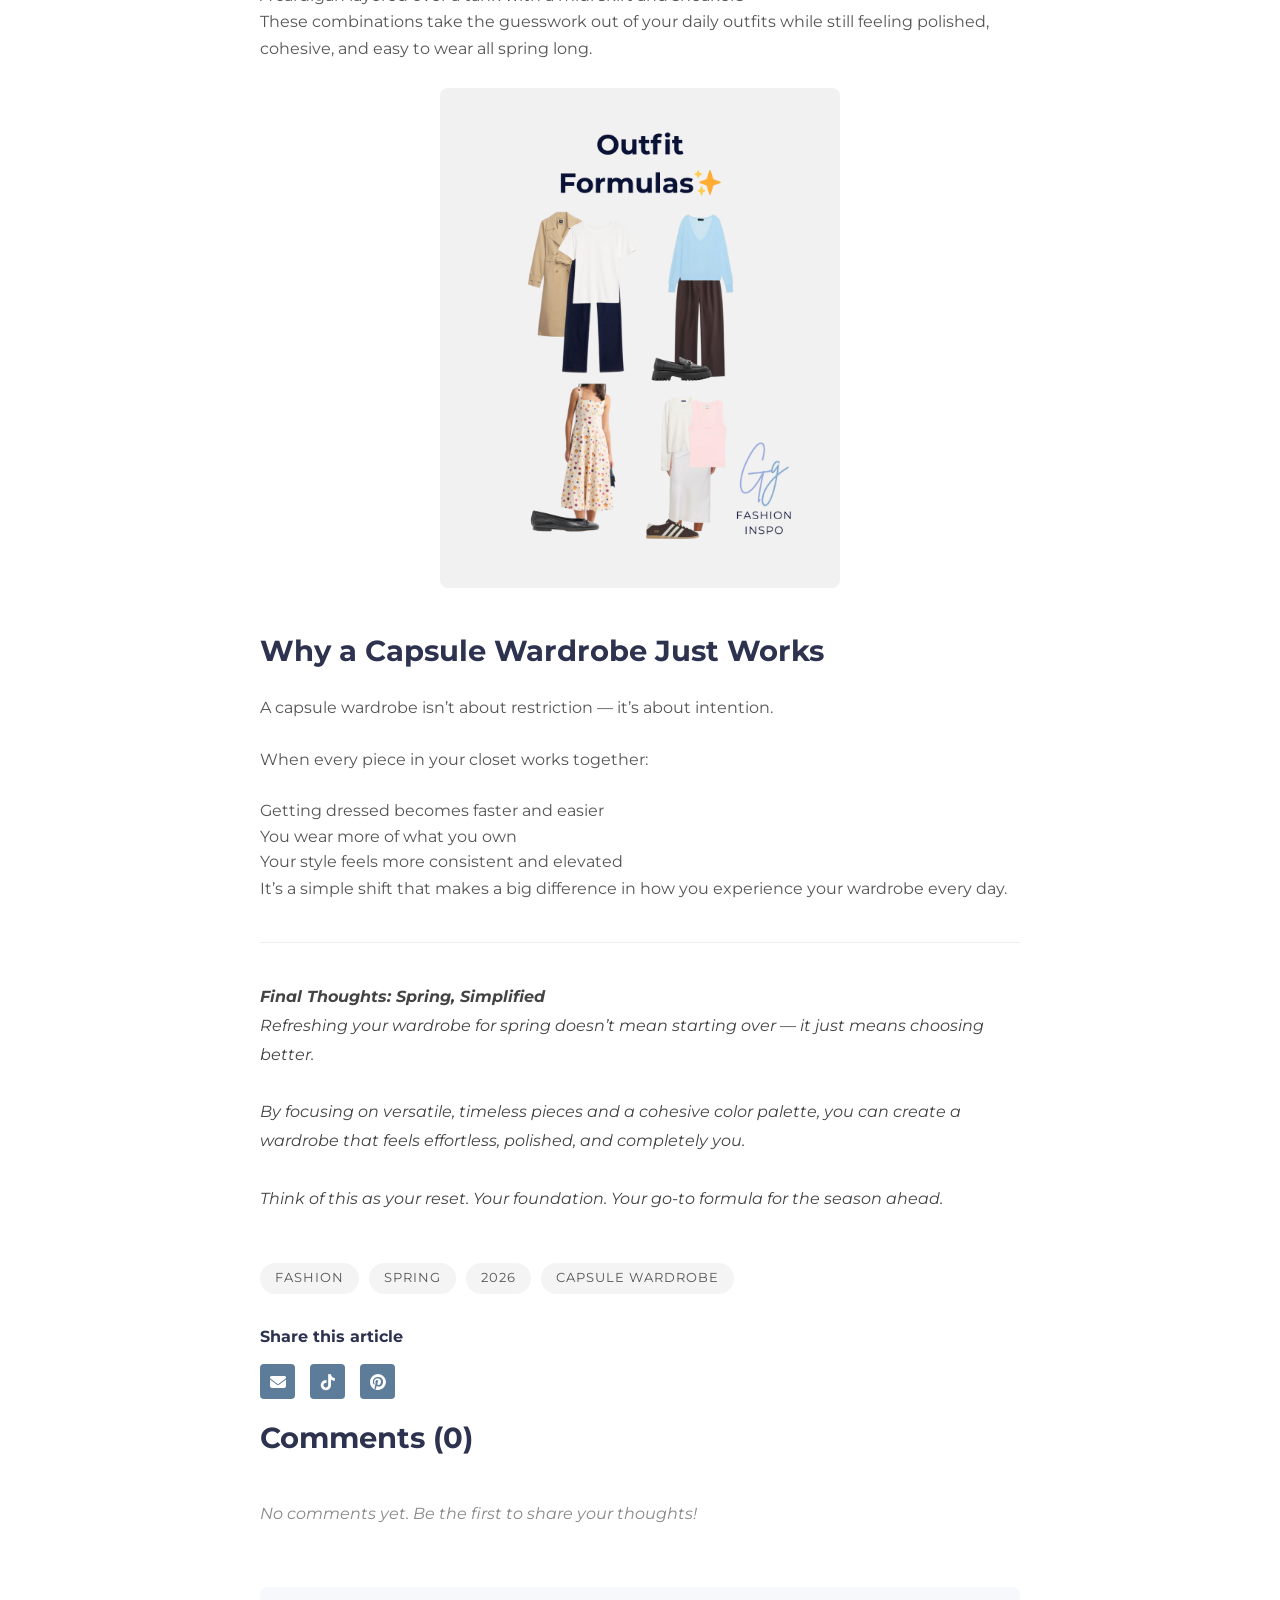
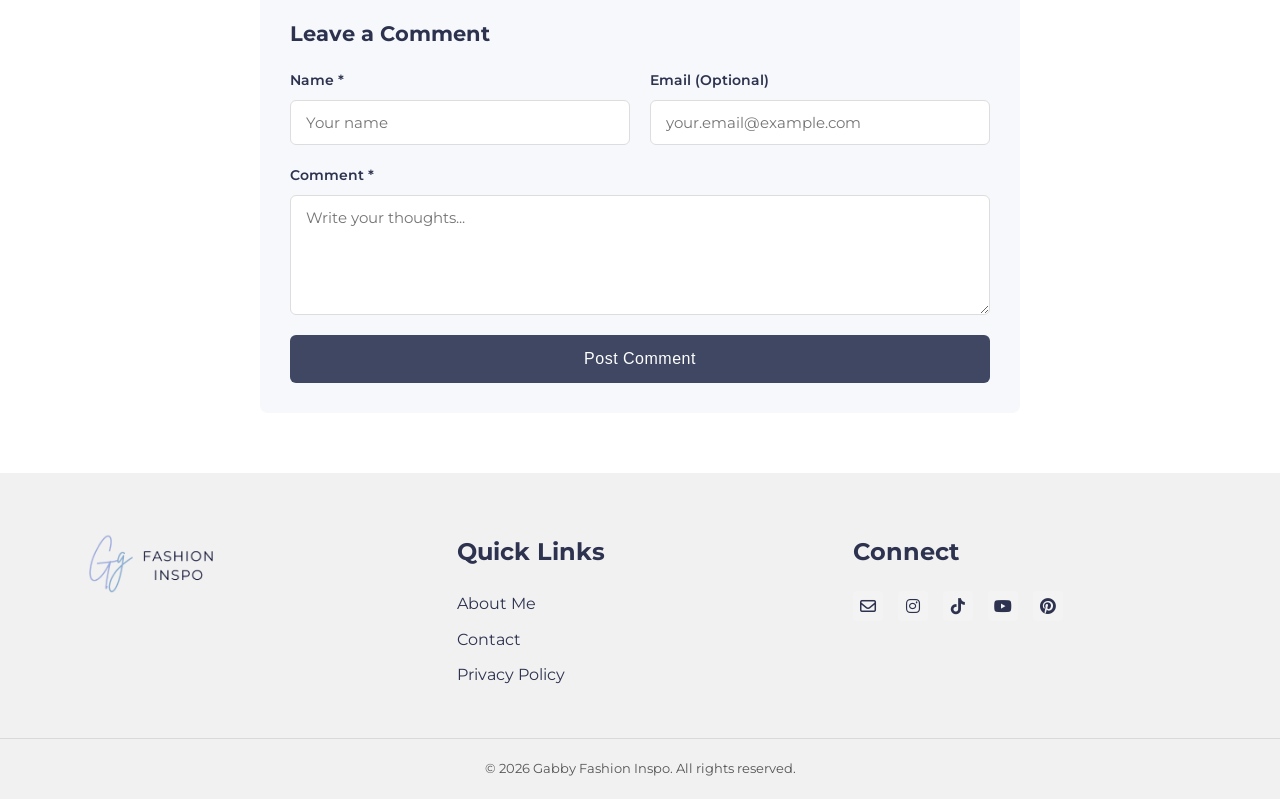
<file: blog-post-4.html>
<!DOCTYPE html>
<html lang="en">

<head>
    <meta charset="UTF-8">
    <meta name="viewport" content="width=device-width, initial-scale=1.0">
    <title>Spring Capsule Wardrobe 2026 - Gabby Fashion Inspo</title>
    <!-- Favicon -->
    <link rel="icon" type="image/png" href="assets/Favicon_gabby.png">
    <!-- Fonts -->
    <link rel="preconnect" href="https://fonts.googleapis.com">
    <link rel="preconnect" href="https://fonts.gstatic.com" crossorigin>
    <link href="https://fonts.googleapis.com/css2?family=Montserrat:wght@300;400;500;600;700&display=swap"
        rel="stylesheet">
    <link href="https://fonts.cdnfonts.com/css/brittany-signature" rel="stylesheet">
    <!-- Font Awesome -->
    <link rel="stylesheet" href="https://cdnjs.cloudflare.com/ajax/libs/font-awesome/6.4.0/css/all.min.css">
    <!-- Custom CSS -->
    <link rel="stylesheet" href="css/style.css">
</head>

<body>

    <!-- Header -->
    <header>
        <div class="container header-container">
            <div class="logo">
                <a href="index.html">
                    <img src="assets/GabbyFashionInpo_Banner_Logo-removebg-preview.png" alt="Gabby Fashion Inspo Logo"
                        class="header-logo-img">
                </a>
            </div>
            <nav>
                <ul class="nav-links">
                    <li><a href="index.html">Home</a></li>
                    <li><a href="blog.html">Blog</a></li>
                    <li><a href="about.html">About</a></li>
                    <li><a href="contact.html">Contact</a></li>
                </ul>
            </nav>
            <div class="social-icons">
                <a href="mailto:gabriela.gregoris1818@gmail.com"><i class="fa-regular fa-envelope"></i></a>
                <a href="https://www.instagram.com/gabby_fashioninspo/"><i class="fa-brands fa-instagram"></i></a>
                <a href="https://www.tiktok.com/@gabby_fashioninspo"><i class="fa-brands fa-tiktok"></i></a>
                <a href="https://www.youtube.com/@gabby_fashioninspo/shorts"><i class="fa-brands fa-youtube"></i></a>
                <a href="https://ca.pinterest.com/gabby_fashioninspo/"><i class="fa-brands fa-pinterest"></i></a>
            </div>
        </div>
    </header>

    <!-- Single Post Section -->
    <article class="single-post">
        <div class="container single-post-container">
            <!-- Post Header -->
            <div class="post-header">
                <span class="badge badge-center">STYLE</span>
                <h1 class="post-title script-font">Spring Capsule Wardrobe 2026: Effortless Style Starts Here</h1>
                <br>
                <span class="post-meta">March 25, 2026 &bull; 4 min read</span>
            </div>

            <!-- Post Hero Image -->
            <div class="post-hero-image">
                <blockquote class="instagram-media"
                    data-instgrm-permalink="https://www.instagram.com/p/DWUEDuZgD_K/?utm_source=ig_embed&amp;utm_campaign=loading"
                    data-instgrm-version="14">
                    <div style="padding:16px;"> <a
                            href="https://www.instagram.com/p/DWUEDuZgD_K/?utm_source=ig_embed&amp;utm_campaign=loading"
                            target="_blank">
                            <div style=" display: flex; flex-direction: row; align-items: center;">
                                <div
                                    style="background-color: #F4F4F4; border-radius: 50%; flex-grow: 0; height: 40px; margin-right: 14px; width: 40px;">
                                </div>
                                <div
                                    style="display: flex; flex-direction: column; flex-grow: 1; justify-content: center;">
                                    <div
                                        style=" background-color: #F4F4F4; border-radius: 4px; flex-grow: 0; height: 14px; margin-bottom: 6px; width: 100px;">
                                    </div>
                                    <div
                                        style=" background-color: #F4F4F4; border-radius: 4px; flex-grow: 0; height: 14px; width: 60px;">
                                    </div>
                                </div>
                            </div>
                            <div style="padding: 19% 0;"></div>
                            <div style="display:block; height:50px; margin:0 auto 12px; width:50px;"><svg width="50px"
                                    height="50px" viewBox="0 0 60 60" version="1.1" xmlns="https://www.w3.org/2000/svg"
                                    xmlns:xlink="https://www.w3.org/1999/xlink">
                                    <g stroke="none" stroke-width="1" fill="none" fill-rule="evenodd">
                                        <g transform="translate(-511.000000, -20.000000)" fill="#000000">
                                            <g>
                                                <path
                                                    d="M556.869,30.41 C554.814,30.41 553.148,32.076 553.148,34.131 C553.148,36.186 554.814,37.852 556.869,37.852 C558.924,37.852 560.59,36.186 560.59,34.131 C560.59,32.076 558.924,30.41 556.869,30.41 M541,60.657 C535.114,60.657 530.342,55.887 530.342,50 C530.342,44.114 535.114,39.342 541,39.342 C546.887,39.342 551.658,44.114 551.658,50 C551.658,55.887 546.887,60.657 541,60.657 M541,33.886 C532.1,33.886 524.886,41.1 524.886,50 C524.886,58.899 532.1,66.113 541,66.113 C549.9,66.113 557.115,58.899 557.115,50 C557.115,41.1 549.9,33.886 541,33.886 M565.378,62.101 C565.244,65.022 564.756,66.606 564.346,67.663 C563.803,69.06 563.154,70.057 562.106,71.106 C561.058,72.155 560.06,72.803 558.662,73.347 C557.607,73.757 556.021,74.244 553.102,74.378 C549.944,74.521 548.997,74.552 541,74.552 C533.003,74.552 532.056,74.521 528.898,74.378 C525.979,74.244 524.393,73.757 523.338,73.347 C521.94,72.803 520.942,72.155 519.894,71.106 C518.846,70.057 518.197,69.06 517.654,67.663 C517.244,66.606 516.755,65.022 516.623,62.101 C516.479,58.943 516.448,57.996 516.448,50 C516.448,42.003 516.479,41.056 516.623,37.899 C516.755,34.978 517.244,33.391 517.654,32.338 C518.197,30.938 518.846,29.942 519.894,28.894 C520.942,27.846 521.94,27.196 523.338,26.654 C524.393,26.244 525.979,25.756 528.898,25.623 C532.057,25.479 533.004,25.448 541,25.448 C548.997,25.448 549.943,25.479 553.102,25.623 C556.021,25.756 557.607,26.244 558.662,26.654 C560.06,27.196 561.058,27.846 562.106,28.894 C563.154,29.942 563.803,30.938 564.346,32.338 C564.756,33.391 565.244,34.978 565.378,37.899 C565.522,41.056 565.552,42.003 565.552,50 C565.552,57.996 565.522,58.943 565.378,62.101 M570.82,37.631 C570.674,34.438 570.167,32.258 569.425,30.349 C568.659,28.377 567.633,26.702 565.965,25.035 C564.297,23.368 562.623,22.342 560.652,21.575 C558.743,20.834 556.562,20.326 553.369,20.18 C550.169,20.033 549.148,20 541,20 C532.853,20 531.831,20.033 528.631,20.18 C525.438,20.326 523.257,20.834 521.349,21.575 C519.376,22.342 517.703,23.368 516.035,25.035 C514.368,26.702 513.342,28.377 512.574,30.349 C511.834,32.258 511.326,34.438 511.181,37.631 C511.035,40.831 511,41.851 511,50 C511,58.147 511.035,59.17 511.181,62.369 C511.326,65.562 511.834,67.743 512.574,69.651 C513.342,71.625 514.368,73.296 516.035,74.965 C517.703,76.634 519.376,77.658 521.349,78.425 C523.257,79.167 525.438,79.673 528.631,79.82 C531.831,79.965 532.853,80.001 541,80.001 C549.148,80.001 550.169,79.965 553.369,79.82 C556.562,79.673 558.743,79.167 560.652,78.425 C562.623,77.658 564.297,76.634 565.965,74.965 C567.633,73.296 568.659,71.625 569.425,69.651 C570.167,67.743 570.674,65.562 570.82,62.369 C570.966,59.17 571,58.147 571,50 C571,41.851 570.966,40.831 570.82,37.631">
                                                </path>
                                            </g>
                                        </g>
                                    </g>
                                </svg></div>
                            <div style="padding-top: 8px;">
                                <div
                                    style=" color:#3897f0; font-family:Arial,sans-serif; font-size:14px; font-style:normal; font-weight:550; line-height:18px;">
                                    View this post on Instagram</div>
                            </div>
                            <div style="padding: 12.5% 0;"></div>
                            <div style="display: flex; flex-direction: row; margin-bottom: 14px; align-items: center;">
                                <div>
                                    <div
                                        style="background-color: #F4F4F4; border-radius: 50%; height: 12.5px; width: 12.5px; transform: translateX(0px) translateY(7px);">
                                    </div>
                                    <div
                                        style="background-color: #F4F4F4; height: 12.5px; transform: rotate(-45deg) translateX(3px) translateY(1px); width: 12.5px; flex-grow: 0; margin-right: 14px; margin-left: 2px;">
                                    </div>
                                    <div
                                        style="background-color: #F4F4F4; border-radius: 50%; height: 12.5px; width: 12.5px; transform: translateX(9px) translateY(-18px);">
                                    </div>
                                </div>
                                <div style="margin-left: 8px;">
                                    <div
                                        style=" background-color: #F4F4F4; border-radius: 50%; flex-grow: 0; height: 20px; width: 20px;">
                                    </div>
                                    <div
                                        style=" width: 0; height: 0; border-top: 2px solid transparent; border-left: 6px solid #f4f4f4; border-bottom: 2px solid transparent; transform: translateX(16px) translateY(-4px) rotate(30deg)">
                                    </div>
                                </div>
                                <div style="margin-left: auto;">
                                    <div
                                        style=" width: 0px; border-top: 8px solid #F4F4F4; border-right: 8px solid transparent; transform: translateY(16px);">
                                    </div>
                                    <div
                                        style=" background-color: #F4F4F4; flex-grow: 0; height: 12px; width: 16px; transform: translateY(-4px);">
                                    </div>
                                    <div
                                        style=" width: 0; height: 0; border-top: 8px solid #F4F4F4; border-left: 8px solid transparent; transform: translateY(-4px) translateX(8px);">
                                    </div>
                                </div>
                            </div>
                            <div
                                style="display: flex; flex-direction: column; flex-grow: 1; justify-content: center; margin-bottom: 24px;">
                                <div
                                    style=" background-color: #F4F4F4; border-radius: 4px; flex-grow: 0; height: 14px; margin-bottom: 6px; width: 224px;">
                                </div>
                                <div
                                    style=" background-color: #F4F4F4; border-radius: 4px; flex-grow: 0; height: 14px; width: 144px;">
                                </div>
                            </div>
                        </a>
                        <p
                            style=" color:#c9c8cd; font-family:Arial,sans-serif; font-size:14px; line-height:17px; margin-bottom:0; margin-top:8px; overflow:hidden; padding:8px 0 7px; text-align:center; text-overflow:ellipsis; white-space:nowrap;">
                            <a href="https://www.instagram.com/p/DWUEDuZgD_K/?utm_source=ig_embed&amp;utm_campaign=loading"
                                style=" color:#c9c8cd; font-family:Arial,sans-serif; font-size:14px; font-style:normal; font-weight:normal; line-height:17px; text-decoration:none;"
                                target="_blank">A post shared by Gabriela Gregoris (@gabby_fashioninspo)</a>
                        </p>
                    </div>
                </blockquote>
                <script async src="//www.instagram.com/embed.js"></script>
            </div>

            <!-- Post Content -->
            <div class="post-content">
                <p class="lead">Spring is the perfect time for a reset not just for your routine, but for your wardrobe
                    too. As the weather softens and layers get lighter, getting dressed should feel easy, fresh, and
                    inspiring.</p>

                <p>That’s where a capsule wardrobe comes in.</p>

                <p>Instead of having a closet full of pieces you rarely wear, a spring capsule wardrobe focuses on a
                    curated collection of essentials that all work together. The goal? Fewer pieces, more outfits — and
                    a style that feels effortless every single day.</p>

                <h2>What Is a Capsule Wardrobe?</h2>
                <p>A capsule wardrobe is a thoughtfully selected collection of clothing made up of versatile, timeless
                    pieces. Everything is designed to mix and match seamlessly, so you can create multiple outfits with
                    minimal effort.</p>
                <p>It’s not about limiting your style — it’s about refining it.</p>
                <p>With the right pieces, you’ll spend less time deciding what to wear and more time actually enjoying
                    your outfits.</p>

                <h2>Your Spring 2026 Color Palette</h2>
                <p>A cohesive color palette is the foundation of any successful capsule wardrobe.</p>
                <p>For Spring 2026, think light, airy, and soft:</p>
                <ul>
                    <li>Warm neutrals like cream and soft white</li>
                    <li>Deep navy for contrast</li>
                    <li>Soft tones like blue and lavender</li>
                    <li>Denim as your everyday base</li>
                </ul>
                <p>These colors not only reflect the season but also make it easier to mix and match pieces without
                    overthinking.</p>

                <h2>The Essential Pieces</h2>

                <h3>Tops (5–7 Pieces)</h3>
                <p>Your tops are the foundation of your outfits, so versatility is key.</p>
                <p>Focus on:</p>
                <ul>
                    <li>A classic basic tee</li>
                    <li>A crisp button-down shirt</li>
                    <li>A simple tank top</li>
                    <li>A lightweight knit</li>
                </ul>
                <p>These are the pieces you’ll reach for daily — easy to layer, easy to style, and always reliable.</p>
                <img src="assets/Spring Capsule 2026 - Tops.PNG" alt="Spring Capsule Wardrobe 2026 - Tops"
                    class="category-image">

                <div class="outfit-products-grid grid-2-fixed grid-center">
                    <div class="product-item">
                        <a href="https://oldnavy.gapcanada.ca/browse/product.do?pid=559368023&vid=1&pcid=3031932&cid=3031932#pdp-page-content"
                            target="_blank">
                            <img src="assets/Whitetop.jpg" alt="Old Navy Classic Tee">
                            <p>Old Navy Classic Tee</p>
                        </a>
                    </div>
                    <div class="product-item">
                        <a href="https://oldnavy.gapcanada.ca/browse/product.do?pid=537384023&vid=1&tid=ocpl009616&kwid=1&ap=7&ds_agid=23502586757-187438407570&gclsrc=aw.ds&gad_source=1&gad_campaignid=23502586757&gbraid=0AAAAAD_AT8sjm7uzFc0j4THodwOWvNZe3&gclid=Cj0KCQjwj47OBhCmARIsAF5wUEHvYiA3uIzRyyfC62SpQM2RPL2axPy_eloet_sijEqfzLKPZqwuzSgaAiRnEALw_wcB"
                            target="_blank">
                            <img src="assets/buttonupshirt.jpg" alt="Old Navy Button-Down">
                            <p>Old Navy Button-Down</p>
                        </a>
                    </div>
                    <div class="product-item">
                        <a href="https://www.aritzia.com/en/product/homestretch%E2%84%A2-rib-vinyl-tank/124069052.html?utm_id=23607823919--199399110411----798584856913&utm_source=google&utm_medium=cpc&gad_source=1&gad_campaignid=23607823919&gbraid=0AAAAADn95ObRaPbfn_r4Adh7LG3h1h5pn&gclid=Cj0KCQjwj47OBhCmARIsAF5wUEHtoMmmVotRYao2_H91KDbb6T1iK0csKOEoOHP0XrXhH9INoISk8dQaAsIKEALw_wcB&color=34340"
                            target="_blank">
                            <img src="assets/pinktanktop.jpg" alt="Aritzia Homestretch Tank">
                            <p>Aritzia Homestretch Tank</p>
                        </a>
                    </div>
                    <div class="product-item">
                        <a href="https://www.zara.com/ca/en/fine-knit-v-neck-jumper-p08779006.html?v1=506363401&v2=2420322"
                            target="_blank">
                            <img src="assets/vneckbluesweater.jpg" alt="Zara Fine Knit V-Neck Jumper">
                            <p>Zara Knit Jumper</p>
                        </a>
                    </div>
                </div>

                <h3>Bottoms (4–6 Pieces)</h3>
                <p>A balanced mix of bottoms gives you endless outfit combinations.</p>
                <p>Include:</p>
                <ul>
                    <li>Loose or straight-leg jeans</li>
                    <li>Tailored trousers</li>
                    <li>A midi skirt</li>
                    <li>A pair of shorts</li>
                </ul>
                <p>Light-wash or ecru denim is especially perfect for spring, adding a fresh and relaxed feel to your
                    wardrobe.</p>
                <img src="assets/Spring Capsule 2026 - Bottoms.PNG" alt="Spring Capsule Wardrobe 2026 - Bottoms"
                    class="category-image">

                <div class="outfit-products-grid grid-3-fixed grid-center">
                    <div class="product-item">
                        <a href="https://www.abercrombie.com/shop/ca/p/high-rise-loose-jean-57733650?seq=82&pageViewMethod=recommendations&pageFindingMethod=recommendations-CoBuy_PDP_Updated_Copy-63669"
                            target="_blank">
                            <img src="assets/Darkjeans.jpg" alt="Abercrombie High Rise Loose Jean">
                            <p>A&F High Rise Loose Jean</p>
                        </a>
                    </div>
                    <div class="product-item">
                        <a href="https://www.abercrombie.com/shop/ca/p/tailored-wide-leg-pants-51625331?categoryId=12267&faceout=model&seq=44&afsource=social+proofing&pagefm=navigation-grid&prodvm=navigation-grid"
                            target="_blank">
                            <img src="assets/browntrousers.jpg" alt="Abercrombie Tailored Wide-Leg Pants">
                            <p>A&F Tailored Pants</p>
                        </a>
                    </div>
                    <div class="product-item">
                        <a href="https://dynamiteclothing.com/ca/p/delila-satin-midi-skirt/0968842.html?gad_source=1&gad_campaignid=20279343355&gbraid=0AAAAADqe8PLVryv_QQdYjDOCWg_fOQgxZ&gclid=Cj0KCQjwj47OBhCmARIsAF5wUEHEbwhcQfLruYisw2ZLNFRJ4p72EkYh-9MYh2NkOTPA0NIJp3zOPR0aAsTSEALw_wcB"
                            target="_blank">
                            <img src="assets/satinmidiskirt.jpg" alt="Dynamite Delila Satin Midi Skirt">
                            <p>Dynamite Satin Midi Skirt</p>
                        </a>
                    </div>
                </div>

                <h3>Dresses (2–3 Pieces)</h3>
                <p>Dresses are your easiest outfit solution.</p>
                <p>Look for:</p>
                <ul>
                    <li>A floral midi or mini dress</li>
                    <li>A neutral slip dress</li>
                </ul>
                <p>They’re effortless, feminine, and perfect for those days when you want to look put together with
                    minimal effort.</p>
                <img src="assets/Spring Capsule 2026 - Dress.PNG" alt="Spring Capsule Wardrobe 2026 - Dresses"
                    class="category-image">

                <div class="outfit-products-grid grid-2-fixed grid-center">
                    <div class="product-item">
                        <a href="https://www.abercrombie.com/shop/ca/p/bra-free-dipped-waist-scoopneck-midi-dress-61974321?faceout=life&seq=01&pagefm=navigation-grid&prodvm=navigation-grid"
                            target="_blank">
                            <img src="assets/floralmididress.jpg" alt="Abercrombie Scoopneck Midi Dress">
                            <p>A&F Scoopneck Midi Dress</p>
                        </a>
                    </div>
                    <div class="product-item">
                        <a href="https://www.dynamiteclothing.com/ca/p/nora-satin-mini-slip-dress/0979390.html?gad_source=1&gad_campaignid=20279343355&gbraid=0AAAAADqe8PLVryv_QQdYjDOCWg_fOQgxZ&gclid=Cj0KCQjwj47OBhCmARIsAF5wUEHucy0FcD-heyQ6K2J2CqQpnggn6G9ZDNdfaMWPR0XLDTZy-wAqO1waAsuyEALw_wcB"
                            target="_blank">
                            <img src="assets/minislipdress.jpg" alt="Dynamite Nora Satin Mini Slip Dress">
                            <p>Dynamite Satin Slip Dress</p>
                        </a>
                    </div>
                </div>

                <h3>Layers (2–3 Pieces)</h3>
                <p>Spring weather can be unpredictable, so layering is essential.</p>
                <p>Key pieces include:</p>
                <ul>
                    <li>A timeless trench coat</li>
                    <li>A lightweight jacket</li>
                    <li>A cozy cardigan</li>
                </ul>
                <p>These add dimension to your outfits while keeping things practical.</p>
                <img src="assets/Spring Capsule 2026 - Layers.PNG" alt="Spring Capsule Wardrobe 2026 - Layers"
                    class="category-image">

                <div class="outfit-products-grid grid-3-fixed grid-center">
                    <div class="product-item">
                        <a href="https://www.uniqlo.com/ca/en/products/E479208-000/00?colorDisplayCode=30&sizeDisplayCode=003&gclsrc=aw.ds&utm_campaign=%7Bcampaign%7D&utm_source=google&utm_medium=cpc&utm_content=%7Basset_id%7D&campaignid=19746789076&asset_group_id=%7Basset_group_id%7D&location=%7Blocation%7D&device=c&network=x&gad_source=1&gad_campaignid=19746861011&gbraid=0AAAAAC5hEazwn69SLGN2ObNagZZDxPAg2&gclid=Cj0KCQjwj47OBhCmARIsAF5wUEGe8rrfH9grpdSxunkHcj7f-9Om8mxMqvAj8uKIS74HFtsoqek8oo8aAp9QEALw_wcB"
                            target="_blank">
                            <img src="assets/Trench.jpg" alt=" Gap Trench Coat">
                            <p> Gap Trench Coat</p>
                        </a>
                    </div>
                    <div class="product-item">
                        <a href="https://www.gapfactory.ca/browse/product.do?pid=739777014&vid=1&tid=gopl000002&kwid=1&ds_agid=23211238537-&gclsrc=aw.ds&gad_source=1&gad_campaignid=23216866500&gbraid=0AAAAAD_AT8s00v9dFGCcYcPuQh1xoHxFr&gclid=Cj0KCQjwj47OBhCmARIsAF5wUEEoIANUJaSFKoaSlsP9jkKCudnufP5Mcs5FWK803joFR-5FVBuBgqgaAsKKEALw_wcB"
                            target="_blank">
                            <img src="assets/Utilityjacket.jpg" alt=" Uniqlo Utility Jacket">
                            <p>Uniqlo Utility Jacket</p>
                        </a>
                    </div>
                    <div class="product-item">
                        <a href="https://www.gapcanada.ca/browse/product.do?pid=800546033&vid=3&tid=gcpl000039&kwid=1&ap=7&ds_agid=23501580612-191584498999&gclsrc=aw.ds&gad_source=1&gad_campaignid=23501580612&gbraid=0AAAAAD_AT8v9QuAySINAYBlOrkzOzkJrs&gclid=Cj0KCQjwj47OBhCmARIsAF5wUEG_VKFi81uluyOEPX1sXbqETOMWcirz0zYRXwoKi_PHqpPLT_1gbWUaAjMCEALw_wcB#pdp-page-content"
                            target="_blank">
                            <img src="assets/creamcardigan.jpg" alt="Gap Cardigan">
                            <p>Gap Cardigan</p>
                        </a>
                    </div>
                </div>

                <h3>Shoes (3–4 Pairs)</h3>
                <p>The right shoes can completely transform an outfit.</p>
                <p>For spring, keep it simple:</p>
                <ul>
                    <li>Clean sneakers</li>
                    <li>Loafers or ballet flats</li>
                    <li>Minimal sandals</li>
                </ul>
                <p>This mix gives you options for both casual and slightly elevated looks.</p>
                <img src="assets/Spring Capsule 2026 - Shoes.PNG" alt="Spring Capsule Wardrobe 2026 - Shoes"
                    class="category-image">

                <div class="outfit-products-grid grid-3-fixed grid-center">
                    <div class="product-item">
                        <a href="https://www.brownsshoes.com/en/women/shoes/sneakers/product/adidas/gazelle-lo-pro/282959.html?dwvar_282959_color=033&dwvar_282959_size=9&gad_source=1&gad_campaignid=23621095178&gbraid=0AAAAADifod8y60jEw-0juq4m9F1dGF0i4&gclid=Cj0KCQjwj47OBhCmARIsAF5wUEEkRJuK5a604Ril7m22nf92O5tksoiyk3EvL8D_a5CbET4HMMn-_FMaAs9QEALw_wcB"
                            target="_blank">
                            <img src="assets/Sneakers.jpg" alt="Adidas Gazelle Sneakers">
                            <p>Adidas Gazelle Sneakers</p>
                        </a>
                    </div>
                    <div class="product-item">
                        <a href="https://www.callitspring.com/products/cluelesss-black?variant=50178907210034&country=CA&gclsrc=aw.ds&&utm_source=google&campaign_id=23562836561&ad_id=797400980396&utm_medium=cpc&utm_campaign=&utm_content=198918455728&utm_term=&gclid=Cj0KCQjwj47OBhCmARIsAF5wUEFQElo1XQYlE5omqG4BEp3NAV5nfFaaJBGEj3hKl9FP4i8qYURfcykaAuMLEALw_wcB&utm_source_platform=Google+Ads&utm_id=&gad_source=1&gad_campaignid=23562836561&gbraid=0AAAAAD1JUKJUXFHSgMU0abx2FaVewvIW6"
                            target="_blank">
                            <img src="assets/Loafers.jpg" alt="Call It Spring Loafers">
                            <p>Call It Spring Loafers</p>
                        </a>
                    </div>
                    <div class="product-item">
                        <a href="https://dolcevita.ca/products/ritla-black-leather?variant=52132825432428&utm_source=google&utm_medium=cpc&utm_campaign=OG%7CGoogle%7CBrandStandard%7CAll-Products%7CDVCA&utm_content=&gad_source=1&gad_campaignid=22653605484&gbraid=0AAAAAo9PUyB8GuidzgzQX1GQC-eIPicMg&gclid=Cj0KCQjwj47OBhCmARIsAF5wUEFB9p_1sG7VrHuOacTkINWkYdRgr3NRFxYWMq748uh9FkLTAzEH6noaAidEEALw_wcB"
                            target="_blank">
                            <img src="assets/Blackflats.jpg" alt="Dolce Vita Black Ballet Flats">
                            <p>Dolce Vita Black Ballet Flats</p>
                        </a>
                    </div>
                </div>

                <h2>Outfit Formulas to Rely On</h2>
                <p>One of the biggest advantages of a capsule wardrobe is having go-to outfit formulas.</p>
                <p>Here are a few to keep on repeat:</p>
                <ul>
                    <li>A trench coat layered over a basic tee with straight-leg jeans</li>
                    <li>A lightweight knit styled with tailored trousers and loafers</li>
                    <li>A floral midi dress paired with ballet flats</li>
                    <li>A cardigan layered over a tank with a midi skirt and sneakers</li>
                </ul>
                <p>These combinations take the guesswork out of your daily outfits while still feeling polished,
                    cohesive, and easy to wear all spring long.</p>
                <img src="assets/Spring Capsule 2026 - Outfit Formulas.PNG"
                    alt="Spring Capsule Wardrobe 2026 - Outfit Formulas" class="category-image">

                <h2>Why a Capsule Wardrobe Just Works</h2>
                <p>A capsule wardrobe isn’t about restriction — it’s about intention.</p>
                <p>When every piece in your closet works together:</p>
                <ul>
                    <li>Getting dressed becomes faster and easier</li>
                    <li>You wear more of what you own</li>
                    <li>Your style feels more consistent and elevated</li>
                </ul>
                <p>It’s a simple shift that makes a big difference in how you experience your wardrobe every day.</p>

                <hr class="post-divider">

                <p class="post-conclusion"><strong>Final Thoughts: Spring, Simplified</strong><br>
                    Refreshing your wardrobe for spring doesn’t mean starting over — it just means choosing
                    better.<br><br>
                    By focusing on versatile, timeless pieces and a cohesive color palette, you can create a wardrobe
                    that feels effortless, polished, and completely you.<br><br>
                    Think of this as your reset. Your foundation. Your go-to formula for the season ahead.</p>

                <!-- Post Tags & Share -->
                <div class="post-footer">
                    <div class="post-tags">
                        <span class="tag">Fashion</span>
                        <span class="tag">Spring</span>
                        <span class="tag">2026</span>
                        <span class="tag">Capsule Wardrobe</span>
                    </div>

                    <div class="post-share">
                        <h4>Share this article</h4>
                        <div class="post-share-icons">
                            <a href="mailto:gabriela.gregoris1818@gmail.com"><i class="fa-solid fa-envelope"></i></a>
                            <a href="https://www.tiktok.com/@gabby_fashioninspo"><i class="fa-brands fa-tiktok"></i></a>
                            <a href="https://ca.pinterest.com/gabby_fashioninspo/"><i
                                    class="fa-brands fa-pinterest"></i></a>
                        </div>
                    </div>
                </div>
            </div>
            
            <!-- Comments Section -->
            <div id="comments-section"></div>
        </div>
    </article>

    <!-- Footer -->
    <footer>
        <div class="container footer-container">
            <div class="footer-brand">
                <a href="index.html">
                    <img src="assets/GabbyFashionInpo_Banner_Logo-removebg-preview.png" alt="Gabby Fashion Inspo Logo"
                        class="header-logo-img">
                </a>
            </div>
            <div class="footer-links">
                <h4>Quick Links</h4>
                <ul>
                    <li><a href="about.html">About Me</a></li>
                    <li><a href="contact.html">Contact</a></li>
                    <li><a href="privacy.html">Privacy Policy</a></li>
                </ul>
            </div>
            <div class="footer-connect">
                <h4>Connect</h4>
                <div class="social-icons">
                    <a href="mailto:gabriela.gregoris1818@gmail.com"><i class="fa-regular fa-envelope"></i></a>
                    <a href="https://www.instagram.com/gabby_fashioninspo/"><i class="fa-brands fa-instagram"></i></a>
                    <a href="https://www.tiktok.com/@gabby_fashioninspo"><i class="fa-brands fa-tiktok"></i></a>
                    <a href="https://www.youtube.com/@gabby_fashioninspo/shorts"><i
                            class="fa-brands fa-youtube"></i></a>
                    <a href="https://ca.pinterest.com/gabby_fashioninspo/"><i class="fa-brands fa-pinterest"></i></a>
                </div>
            </div>
        </div>
        <div class="copyright">
            <p>&copy; 2026 Gabby Fashion Inspo. All rights reserved.</p>
        </div>
    </footer>

    <script src="js/script.js"></script>
    <script src="js/comments.js"></script>
</body>

</html>
</file>
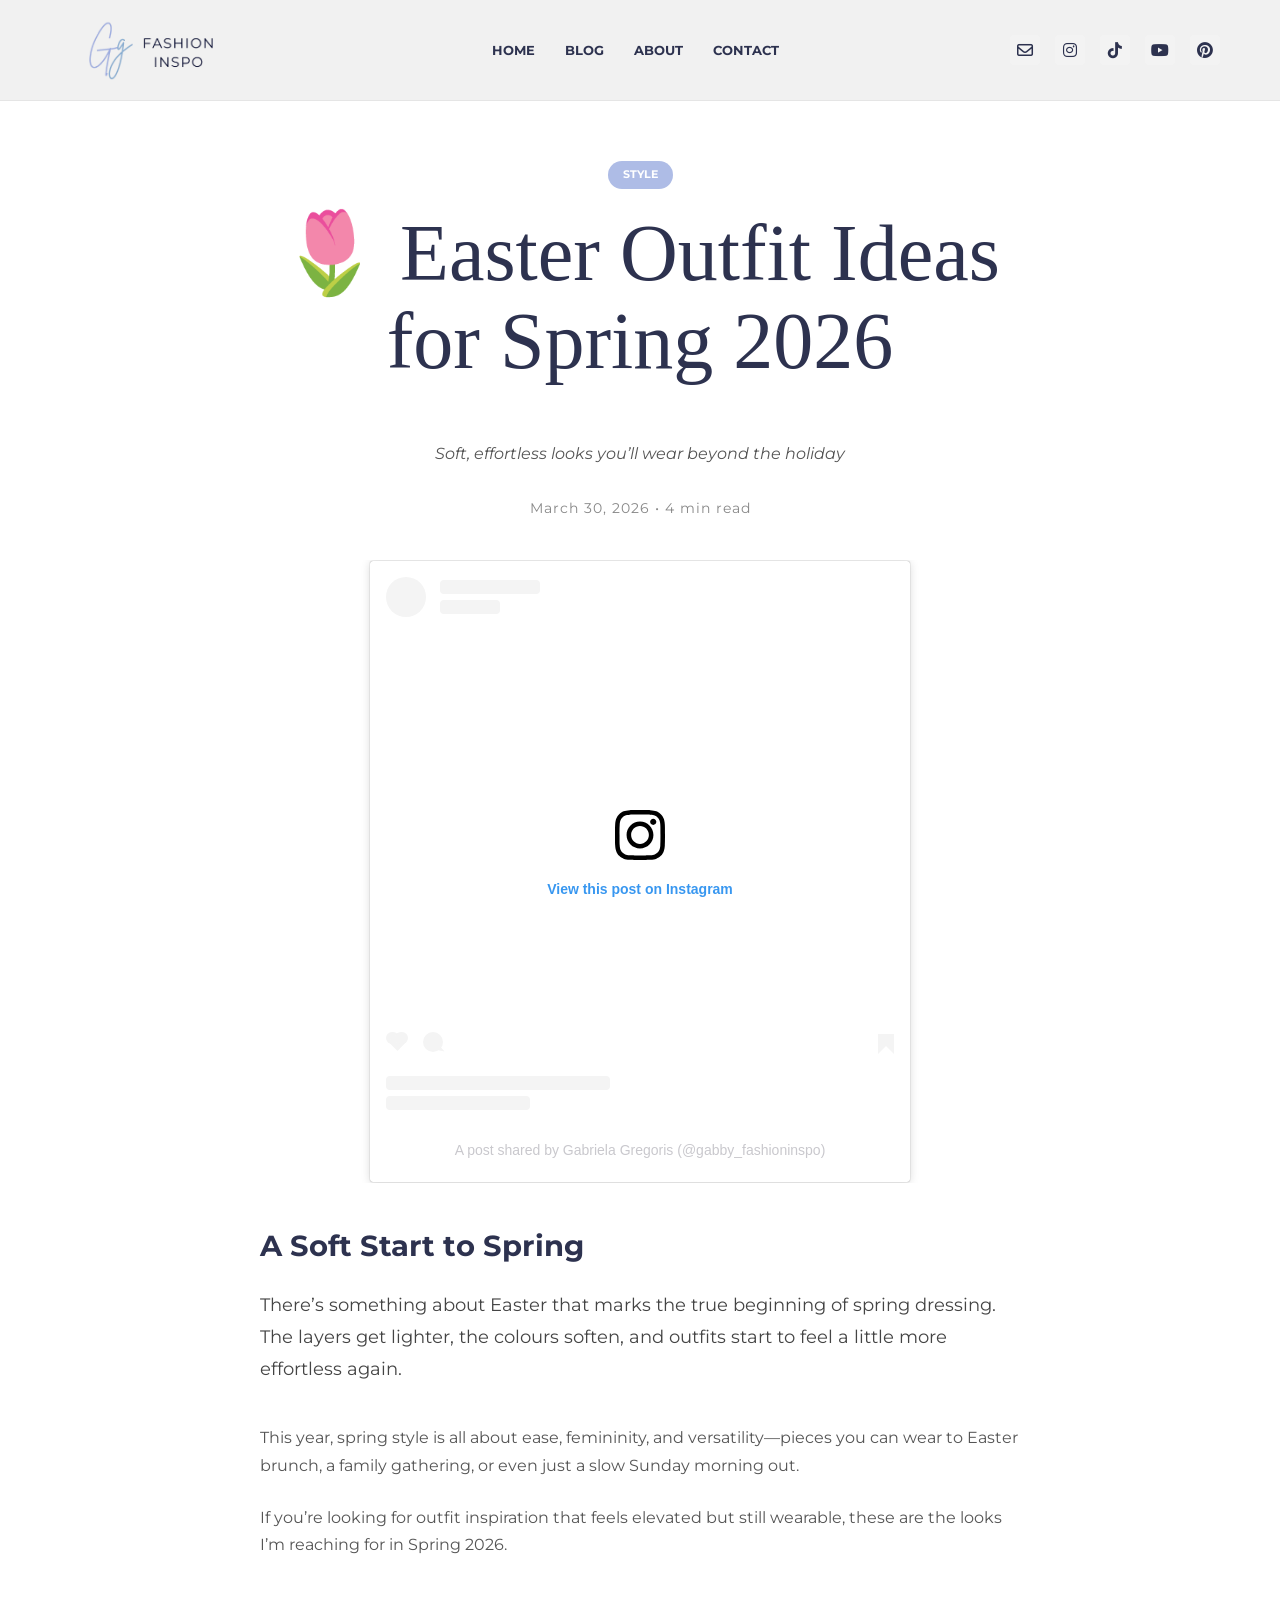
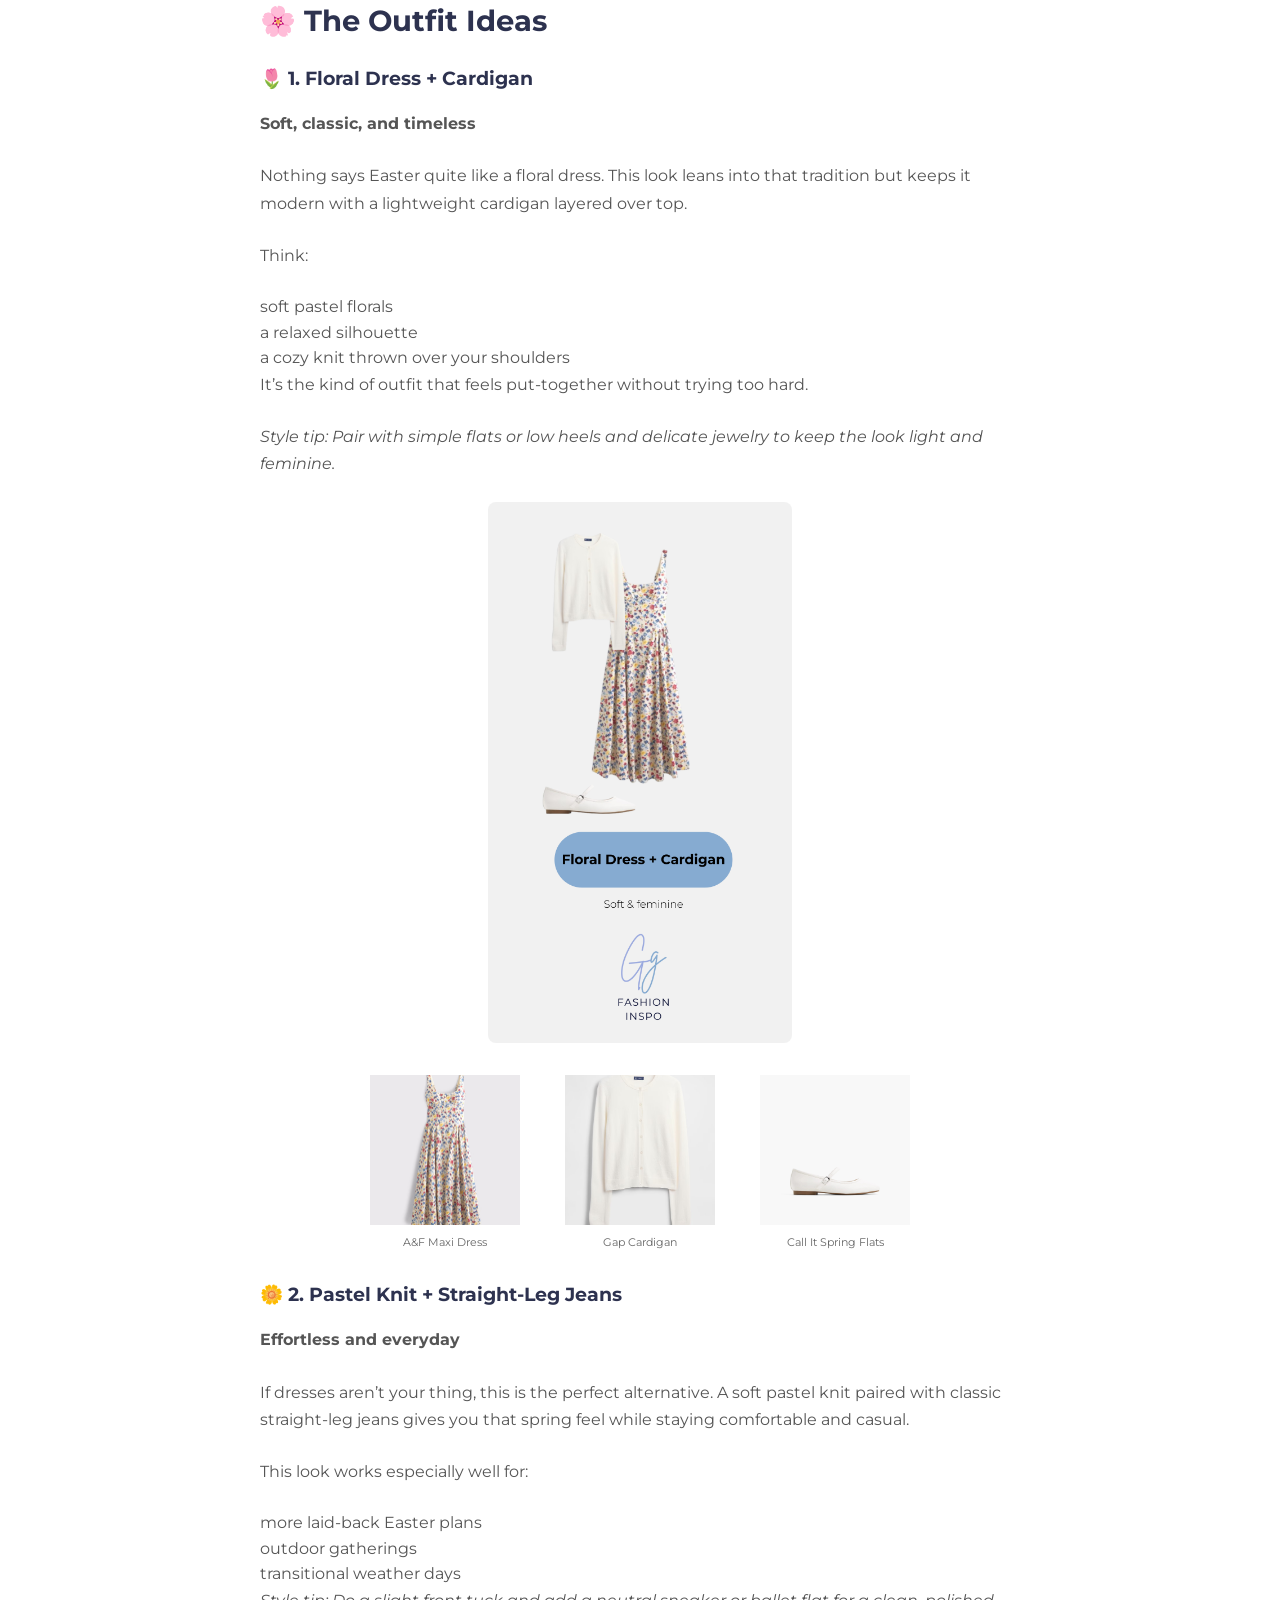
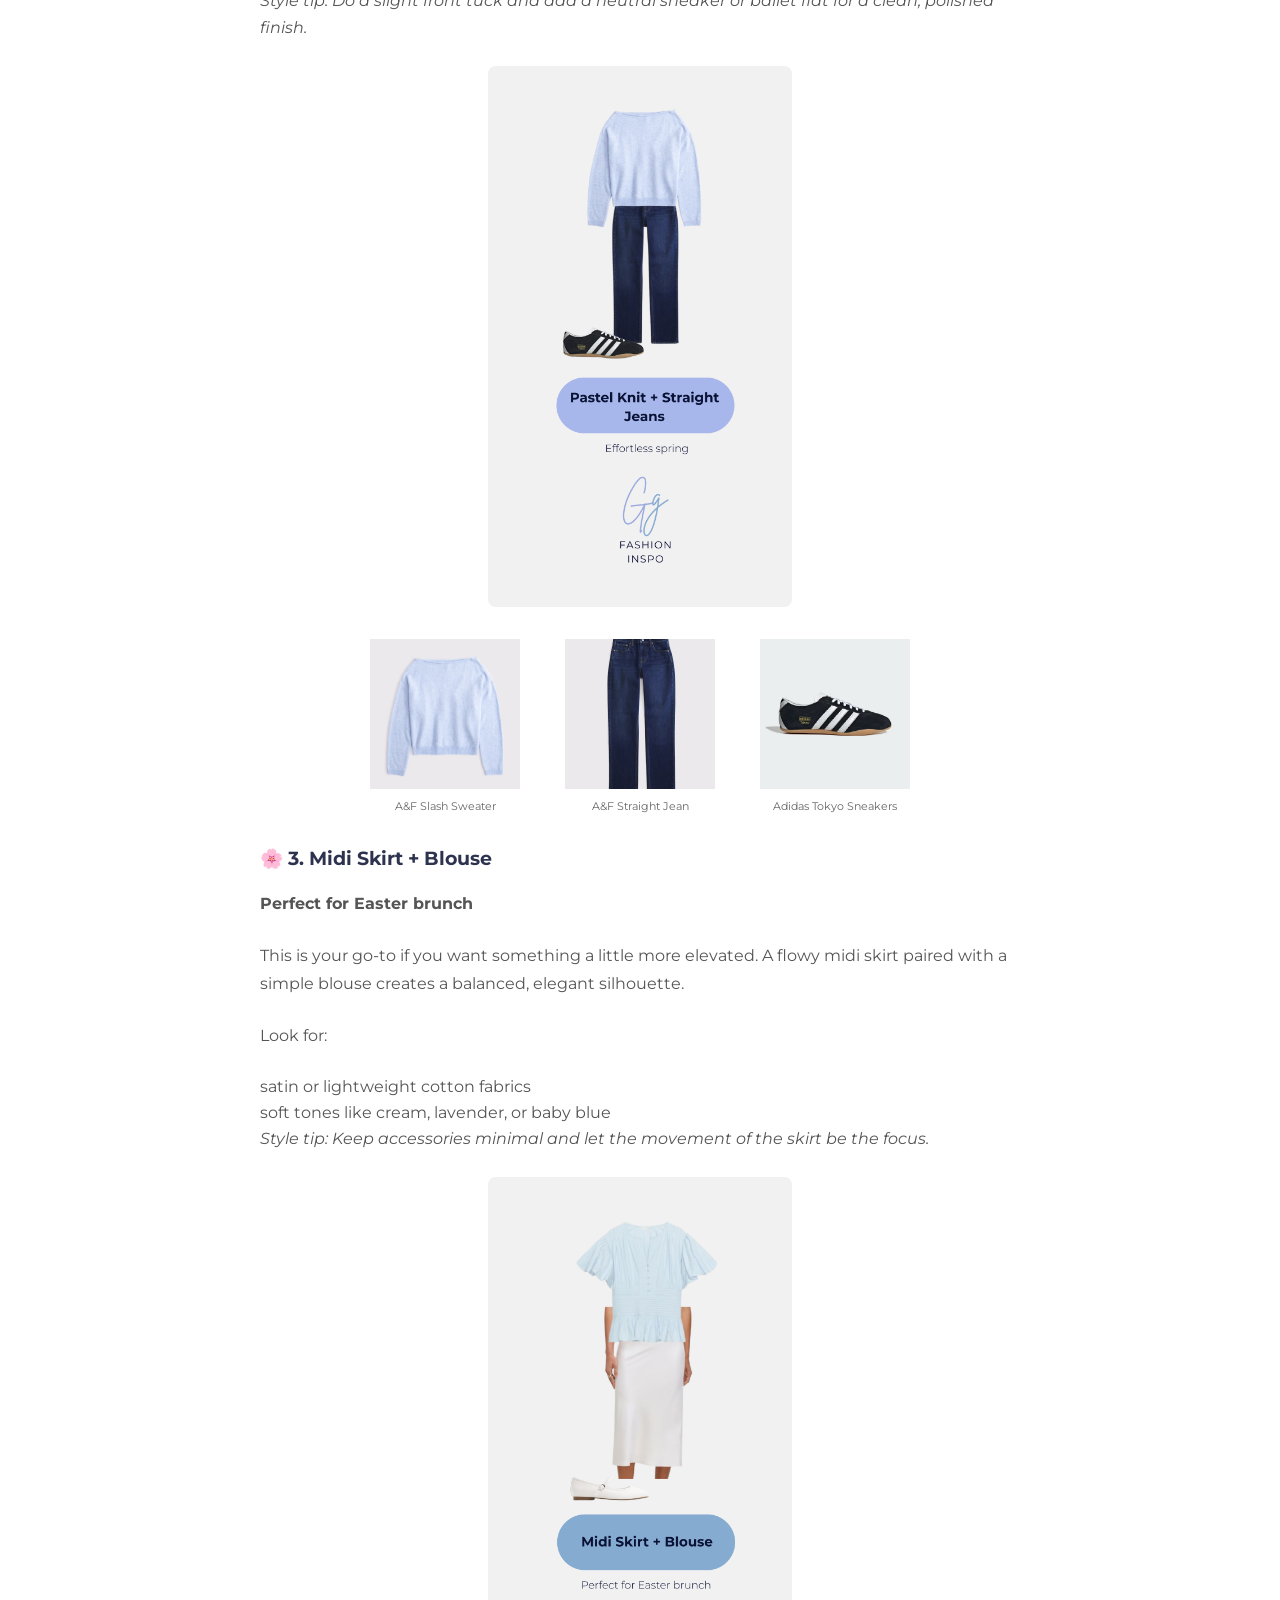
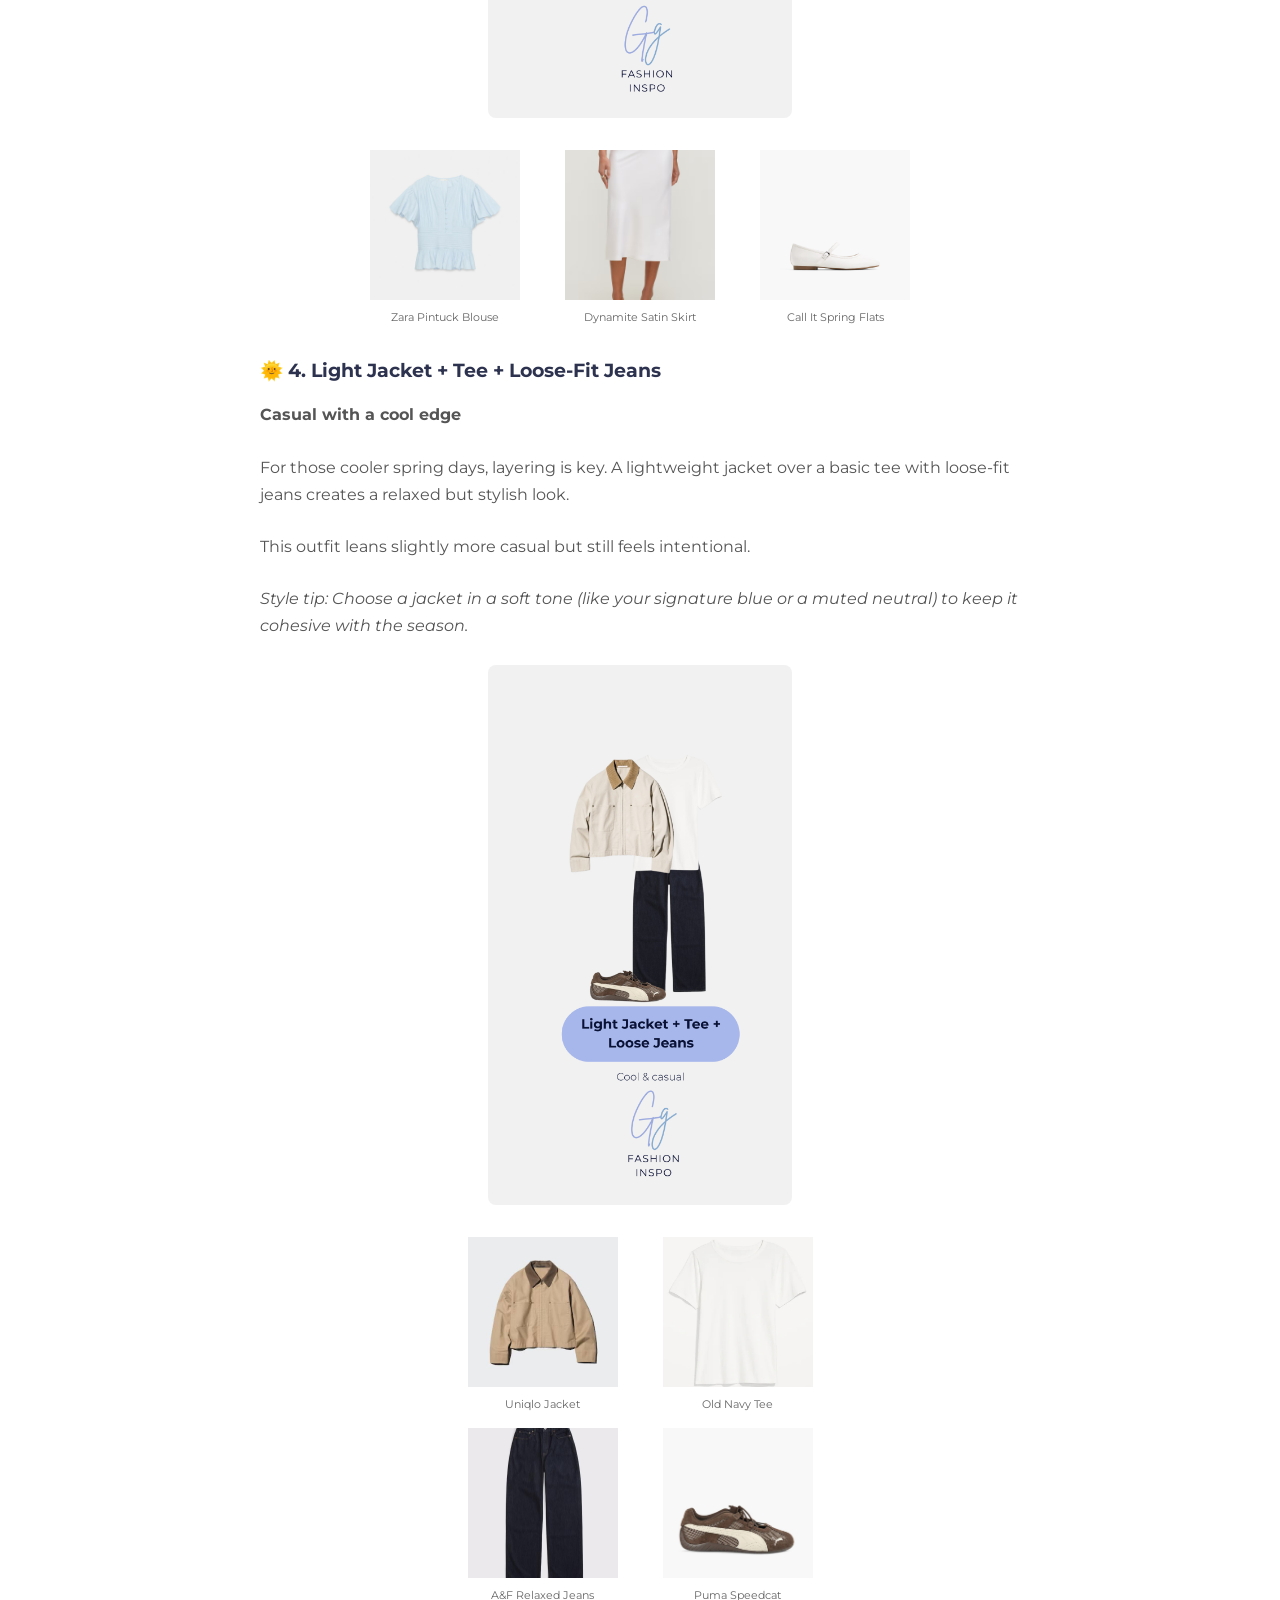
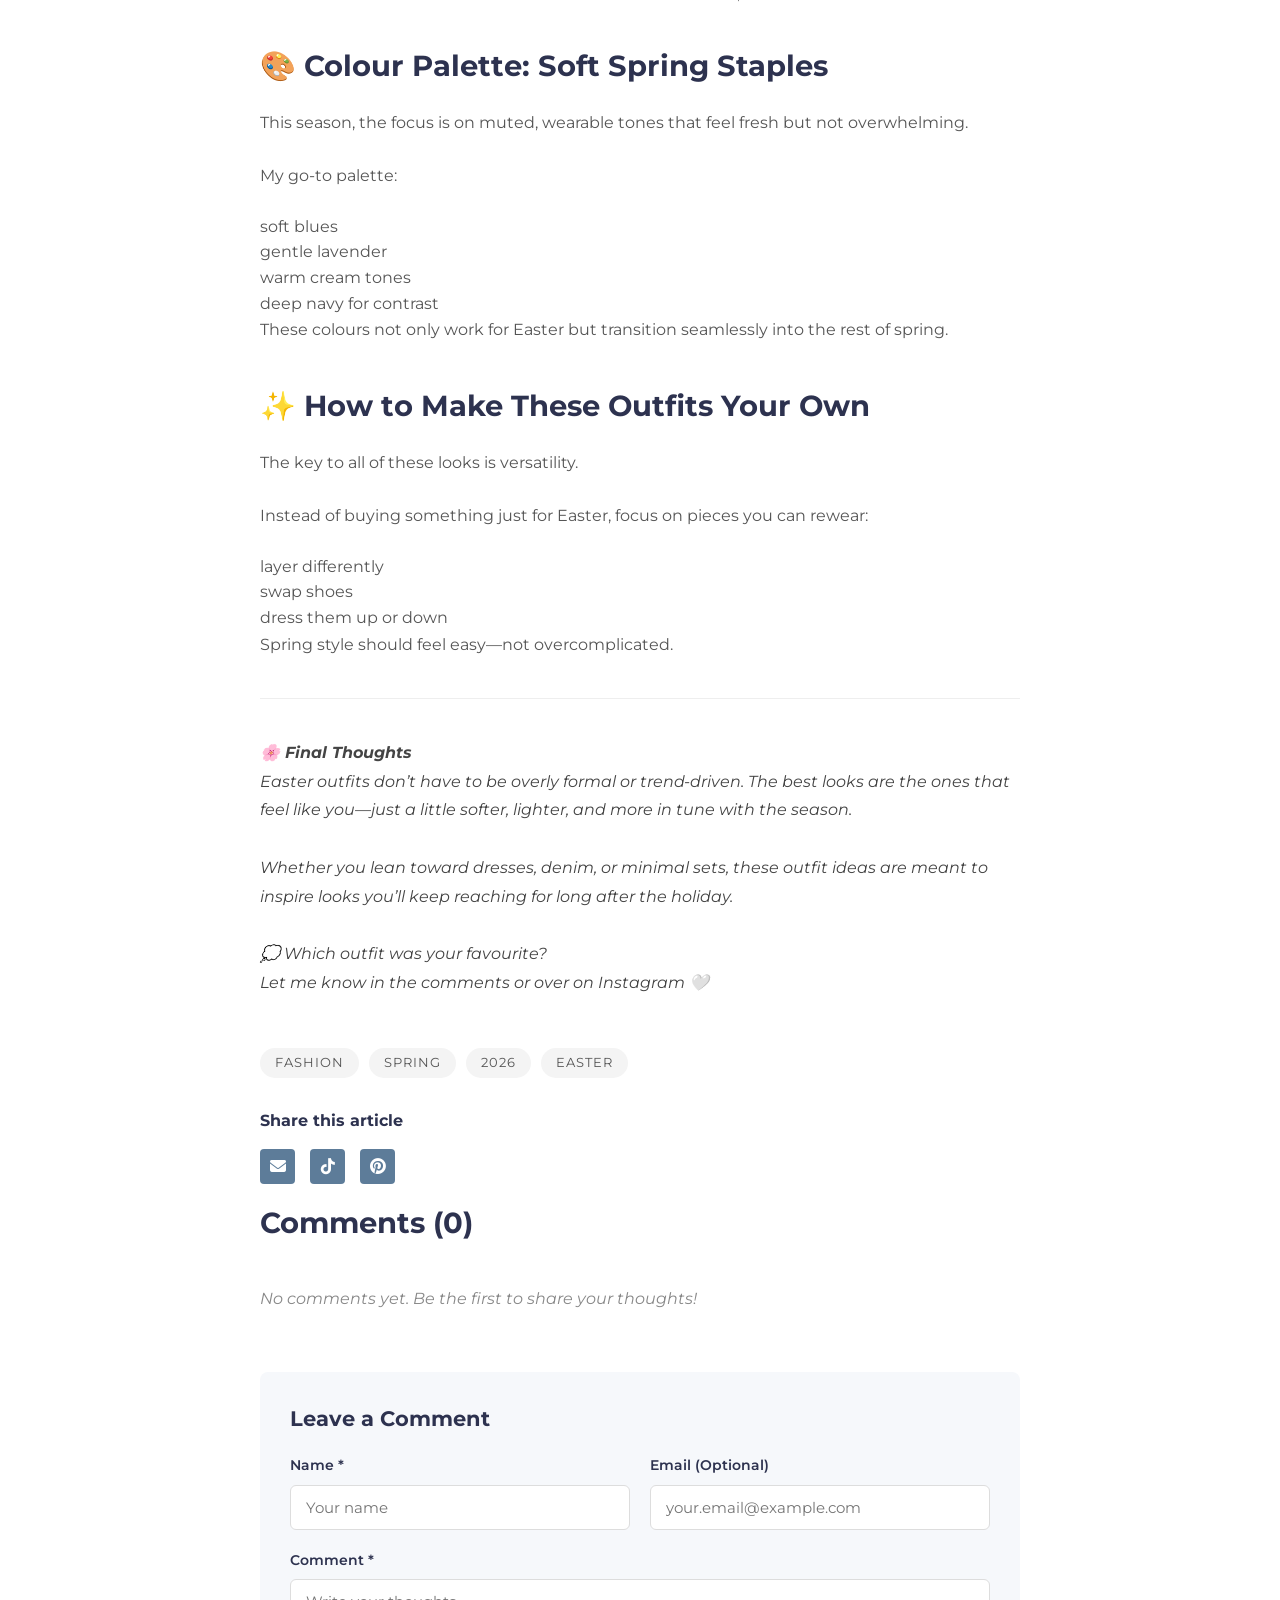
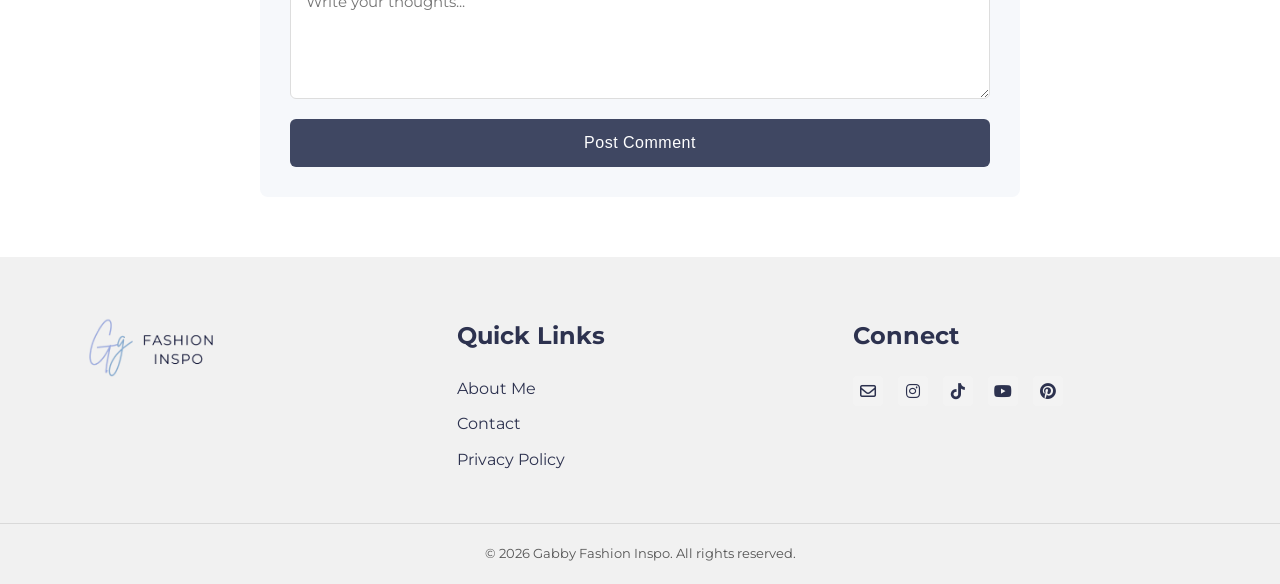
<file: blog-post-5.html>
<!DOCTYPE html>
<html lang="en">

<head>
    <meta charset="UTF-8">
    <meta name="viewport" content="width=device-width, initial-scale=1.0">
    <title>Easter Outfit Ideas for Spring 2026 - Gabby Fashion Inspo</title>
    <!-- Favicon -->
    <link rel="icon" type="image/png" href="assets/Favicon_gabby.png">
    <!-- Fonts -->
    <link rel="preconnect" href="https://fonts.googleapis.com">
    <link rel="preconnect" href="https://fonts.gstatic.com" crossorigin>
    <link href="https://fonts.googleapis.com/css2?family=Montserrat:wght@300;400;500;600;700&display=swap"
        rel="stylesheet">
    <link href="https://fonts.cdnfonts.com/css/brittany-signature" rel="stylesheet">
    <!-- Font Awesome -->
    <link rel="stylesheet" href="https://cdnjs.cloudflare.com/ajax/libs/font-awesome/6.4.0/css/all.min.css">
    <!-- Custom CSS -->
    <link rel="stylesheet" href="css/style.css">
</head>

<body>

    <!-- Header -->
    <header>
        <div class="container header-container">
            <div class="logo">
                <a href="index.html">
                    <img src="assets/GabbyFashionInpo_Banner_Logo-removebg-preview.png" alt="Gabby Fashion Inspo Logo"
                        class="header-logo-img">
                </a>
            </div>
            <nav>
                <ul class="nav-links">
                    <li><a href="index.html">Home</a></li>
                    <li><a href="blog.html">Blog</a></li>
                    <li><a href="about.html">About</a></li>
                    <li><a href="contact.html">Contact</a></li>
                </ul>
            </nav>
            <div class="social-icons">
                <a href="mailto:gabriela.gregoris1818@gmail.com"><i class="fa-regular fa-envelope"></i></a>
                <a href="https://www.instagram.com/gabby_fashioninspo/"><i class="fa-brands fa-instagram"></i></a>
                <a href="https://www.tiktok.com/@gabby_fashioninspo"><i class="fa-brands fa-tiktok"></i></a>
                <a href="https://www.youtube.com/@gabby_fashioninspo/shorts"><i class="fa-brands fa-youtube"></i></a>
                <a href="https://ca.pinterest.com/gabby_fashioninspo/"><i class="fa-brands fa-pinterest"></i></a>
            </div>
        </div>
    </header>

    <!-- Single Post Section -->
    <article class="single-post">
        <div class="container single-post-container">
            <!-- Post Header -->
            <div class="post-header">
                <span class="badge badge-center">STYLE</span>
                <h1 class="post-title script-font title-spaced">🌷 Easter Outfit Ideas for Spring 2026</h1>
                <br>
                <p class="post-subtitle">Soft, effortless looks you’ll wear beyond the holiday</p>
                <span class="post-meta">March 30, 2026 &bull; 4 min read</span>
            </div>

            <!-- Post Hero Image -->
            <div class="post-hero-image">
                <blockquote class="instagram-media"
                    data-instgrm-permalink="https://www.instagram.com/reel/DWhAAbpCY1G/?utm_source=ig_embed&amp;utm_campaign=loading"
                    data-instgrm-version="14"
                    style=" background:#FFF; border:0; border-radius:3px; box-shadow:0 0 1px 0 rgba(0,0,0,0.5),0 1px 10px 0 rgba(0,0,0,0.15); margin: 1px; max-width:540px; min-width:326px; padding:0; width:99.375%; width:-webkit-calc(100% - 2px); width:calc(100% - 2px);">
                    <div style="padding:16px;"> <a
                            href="https://www.instagram.com/reel/DWhAAbpCY1G/?utm_source=ig_embed&amp;utm_campaign=loading"
                            style=" background:#FFFFFF; line-height:0; padding:0 0; text-align:center; text-decoration:none; width:100%;"
                            target="_blank">
                            <div style=" display: flex; flex-direction: row; align-items: center;">
                                <div
                                    style="background-color: #F4F4F4; border-radius: 50%; flex-grow: 0; height: 40px; margin-right: 14px; width: 40px;">
                                </div>
                                <div
                                    style="display: flex; flex-direction: column; flex-grow: 1; justify-content: center;">
                                    <div
                                        style=" background-color: #F4F4F4; border-radius: 4px; flex-grow: 0; height: 14px; margin-bottom: 6px; width: 100px;">
                                    </div>
                                    <div
                                        style=" background-color: #F4F4F4; border-radius: 4px; flex-grow: 0; height: 14px; width: 60px;">
                                    </div>
                                </div>
                            </div>
                            <div style="padding: 19% 0;"></div>
                            <div style="display:block; height:50px; margin:0 auto 12px; width:50px;"><svg width="50px"
                                    height="50px" viewBox="0 0 60 60" version="1.1" xmlns="https://www.w3.org/2000/svg"
                                    xmlns:xlink="https://www.w3.org/1999/xlink">
                                    <g stroke="none" stroke-width="1" fill="none" fill-rule="evenodd">
                                        <g transform="translate(-511.000000, -20.000000)" fill="#000000">
                                            <g>
                                                <path
                                                    d="M556.869,30.41 C554.814,30.41 553.148,32.076 553.148,34.131 C553.148,36.186 554.814,37.852 556.869,37.852 C558.924,37.852 560.59,36.186 560.59,34.131 C560.59,32.076 558.924,30.41 556.869,30.41 M541,60.657 C535.114,60.657 530.342,55.887 530.342,50 C530.342,44.114 535.114,39.342 541,39.342 C546.887,39.342 551.658,44.114 551.658,50 C551.658,55.887 546.887,60.657 541,60.657 M541,33.886 C532.1,33.886 524.886,41.1 524.886,50 C524.886,58.899 532.1,66.113 541,66.113 C549.9,66.113 557.115,58.899 557.115,50 C557.115,41.1 549.9,33.886 541,33.886 M565.378,62.101 C565.244,65.022 564.756,66.606 564.346,67.663 C563.803,69.06 563.154,70.057 562.106,71.106 C561.058,72.155 560.06,72.803 558.662,73.347 C557.607,73.757 556.021,74.244 553.102,74.378 C549.944,74.521 548.997,74.552 541,74.552 C533.003,74.552 532.056,74.521 528.898,74.378 C525.979,74.244 524.393,73.757 523.338,73.347 C521.94,72.803 520.942,72.155 519.894,71.106 C518.846,70.057 518.197,69.06 517.654,67.663 C517.244,66.606 516.755,65.022 516.623,62.101 C516.479,58.943 516.448,57.996 516.448,50 C516.448,42.003 516.479,41.056 516.623,37.899 C516.755,34.978 517.244,33.391 517.654,32.338 C518.197,30.938 518.846,29.942 519.894,28.894 C520.942,27.846 521.94,27.196 523.338,26.654 C524.393,26.244 525.979,25.756 528.898,25.623 C532.057,25.479 533.004,25.448 541,25.448 C548.997,25.448 549.943,25.479 553.102,25.623 C556.021,25.756 557.607,26.244 558.662,26.654 C560.06,27.196 561.058,27.846 562.106,28.894 C563.154,29.942 563.803,30.938 564.346,32.338 C564.756,33.391 565.244,34.978 565.378,37.899 C565.522,41.056 565.552,42.003 565.552,50 C565.552,57.996 565.522,58.943 565.378,62.101 M570.82,37.631 C570.674,34.438 570.167,32.258 569.425,30.349 C568.659,28.377 567.633,26.702 565.965,25.035 C564.297,23.368 562.623,22.342 560.652,21.575 C558.743,20.834 556.562,20.326 553.369,20.18 C550.169,20.033 549.148,20 541,20 C532.853,20 531.831,20.033 528.631,20.18 C525.438,20.326 523.257,20.834 521.349,21.575 C519.376,22.342 517.703,23.368 516.035,25.035 C514.368,26.702 513.342,28.377 512.574,30.349 C511.834,32.258 511.326,34.438 511.181,37.631 C511.035,40.831 511,41.851 511,50 C511,58.147 511.035,59.17 511.181,62.369 C511.326,65.562 511.834,67.743 512.574,69.651 C513.342,71.625 514.368,73.296 516.035,74.965 C517.703,76.634 519.376,77.658 521.349,78.425 C523.257,79.167 525.438,79.673 528.631,79.82 C531.831,79.965 532.853,80.001 541,80.001 C549.148,80.001 550.169,79.965 553.369,79.82 C556.562,79.673 558.743,79.167 560.652,78.425 C562.623,77.658 564.297,76.634 565.965,74.965 C567.633,73.296 568.659,71.625 569.425,69.651 C570.167,67.743 570.674,65.562 570.82,62.369 C570.966,59.17 571,58.147 571,50 C571,41.851 570.966,40.831 570.82,37.631">
                                                </path>
                                            </g>
                                        </g>
                                    </g>
                                </svg></div>
                            <div style="padding-top: 8px;">
                                <div
                                    style=" color:#3897f0; font-family:Arial,sans-serif; font-size:14px; font-style:normal; font-weight:550; line-height:18px;">
                                    View this post on Instagram</div>
                            </div>
                            <div style="padding: 12.5% 0;"></div>
                            <div style="display: flex; flex-direction: row; margin-bottom: 14px; align-items: center;">
                                <div>
                                    <div
                                        style="background-color: #F4F4F4; border-radius: 50%; height: 12.5px; width: 12.5px; transform: translateX(0px) translateY(7px);">
                                    </div>
                                    <div
                                        style="background-color: #F4F4F4; height: 12.5px; transform: rotate(-45deg) translateX(3px) translateY(1px); width: 12.5px; flex-grow: 0; margin-right: 14px; margin-left: 2px;">
                                    </div>
                                    <div
                                        style="background-color: #F4F4F4; border-radius: 50%; height: 12.5px; width: 12.5px; transform: translateX(9px) translateY(-18px);">
                                    </div>
                                </div>
                                <div style="margin-left: 8px;">
                                    <div
                                        style=" background-color: #F4F4F4; border-radius: 50%; flex-grow: 0; height: 20px; width: 20px;">
                                    </div>
                                    <div
                                        style=" width: 0; height: 0; border-top: 2px solid transparent; border-left: 6px solid #f4f4f4; border-bottom: 2px solid transparent; transform: translateX(16px) translateY(-4px) rotate(30deg)">
                                    </div>
                                </div>
                                <div style="margin-left: auto;">
                                    <div
                                        style=" width: 0px; border-top: 8px solid #F4F4F4; border-right: 8px solid transparent; transform: translateY(16px);">
                                    </div>
                                    <div
                                        style=" background-color: #F4F4F4; flex-grow: 0; height: 12px; width: 16px; transform: translateY(-4px);">
                                    </div>
                                    <div
                                        style=" width: 0; height: 0; border-top: 8px solid #F4F4F4; border-left: 8px solid transparent; transform: translateY(-4px) translateX(8px);">
                                    </div>
                                </div>
                            </div>
                            <div
                                style="display: flex; flex-direction: column; flex-grow: 1; justify-content: center; margin-bottom: 24px;">
                                <div
                                    style=" background-color: #F4F4F4; border-radius: 4px; flex-grow: 0; height: 14px; margin-bottom: 6px; width: 224px;">
                                </div>
                                <div
                                    style=" background-color: #F4F4F4; border-radius: 4px; flex-grow: 0; height: 14px; width: 144px;">
                                </div>
                            </div>
                        </a>
                        <p
                            style=" color:#c9c8cd; font-family:Arial,sans-serif; font-size:14px; line-height:17px; margin-bottom:0; margin-top:8px; overflow:hidden; padding:8px 0 7px; text-align:center; text-overflow:ellipsis; white-space:nowrap;">
                            <a href="https://www.instagram.com/reel/DWhAAbpCY1G/?utm_source=ig_embed&amp;utm_campaign=loading"
                                style=" color:#c9c8cd; font-family:Arial,sans-serif; font-size:14px; font-style:normal; font-weight:normal; line-height:17px; text-decoration:none;"
                                target="_blank">A post shared by Gabriela Gregoris (@gabby_fashioninspo)</a>
                        </p>
                    </div>
                </blockquote>
                <script async src="//www.instagram.com/embed.js"></script>
            </div>

            <!-- Post Content -->
            <div class="post-content">
                <h2>A Soft Start to Spring</h2>
                <p class="lead">There’s something about Easter that marks the true beginning of spring dressing. The
                    layers get lighter, the colours soften, and outfits start to feel a little more effortless again.
                </p>

                <p>This year, spring style is all about ease, femininity, and versatility—pieces you can wear to Easter
                    brunch, a family gathering, or even just a slow Sunday morning out.</p>

                <p>If you’re looking for outfit inspiration that feels elevated but still wearable, these are the looks
                    I’m reaching for in Spring 2026.</p>

                <h2>🌸 The Outfit Ideas</h2>

                <h3>🌷 1. Floral Dress + Cardigan</h3>
                <p><strong>Soft, classic, and timeless</strong></p>
                <p>Nothing says Easter quite like a floral dress. This look leans into that tradition but keeps it
                    modern with a lightweight cardigan layered over top.</p>
                <p>Think:</p>
                <ul>
                    <li>soft pastel florals</li>
                    <li>a relaxed silhouette</li>
                    <li>a cozy knit thrown over your shoulders</li>
                </ul>
                <p>It’s the kind of outfit that feels put-together without trying too hard.</p>
                <p><em>Style tip: Pair with simple flats or low heels and delicate jewelry to keep the look light and
                        feminine.</em></p>

                <img src="assets/2.png" alt="Outfit 1: Floral Dress + Cardigan"
                    class="category-image small-category-image">

                <div class="outfit-products-grid grid-3-fixed grid-center">
                    <div class="product-item">
                        <a href="https://www.abercrombie.com/shop/ca/p/bra-free-smocked-drop-waist-maxi-dress-62161323?faceout=model&amp;seq=07&amp;pagefm=navigation-grid&amp;prodvm=navigation-grid"
                            target="_blank">
                            <img src="assets/floralmididress.jpg" alt="Abercrombie Maxi Dress">
                            <p>A&F Maxi Dress</p>
                        </a>
                    </div>
                    <div class="product-item">
                        <a href="https://www.gapcanada.ca/browse/product.do?pid=800546033&amp;vid=2&amp;tid=gcpl000026&amp;kwid=1&amp;ap=7&amp;ds_agid=17704035074-&amp;gclsrc=aw.ds&amp;gad_source=1&amp;gad_campaignid=17694002559&amp;gbraid=0AAAAAD_AT8vcdXb11WRGxeChWbmS0UeJ7&amp;gclid=CjwKCAjwvqjOBhAGEiwAngeQnXlYGStB79yF3WMpsaSdDR1TCszcnBzF4tv7Y_IRy8YY02kbvOyjWRoCrlQQAvD_BwE"
                            target="_blank">
                            <img src="assets/creamcardigan.jpg" alt="Gap Cardigan">
                            <p>Gap Cardigan</p>
                        </a>
                    </div>
                    <div class="product-item">
                        <a href="https://www.callitspring.com/products/janeyy-white" target="_blank">
                            <img src="assets/Whiteballetflat.jpg" alt="Call It Spring Flats">
                            <p>Call It Spring Flats</p>
                        </a>
                    </div>
                </div>

                <h3>🌼 2. Pastel Knit + Straight-Leg Jeans</h3>
                <p><strong>Effortless and everyday</strong></p>
                <p>If dresses aren’t your thing, this is the perfect alternative. A soft pastel knit paired with classic
                    straight-leg jeans gives you that spring feel while staying comfortable and casual.</p>
                <p>This look works especially well for:</p>
                <ul>
                    <li>more laid-back Easter plans</li>
                    <li>outdoor gatherings</li>
                    <li>transitional weather days</li>
                </ul>
                <p><em>Style tip: Do a slight front tuck and add a neutral sneaker or ballet flat for a clean, polished
                        finish.</em></p>

                <img src="assets/3.png" alt="Outfit 2: Pastel Knit + Straight-Leg Jeans"
                    class="category-image small-category-image">

                <div class="outfit-products-grid grid-3-fixed grid-center">
                    <div class="product-item">
                        <a href="https://www.abercrombie.com/shop/ca/p/merino-wool-blend-slash-sweater-62723874?faceout=model&amp;seq=04&amp;pagefm=navigation-grid&amp;prodvm=navigation-grid"
                            target="_blank">
                            <img src="assets/slashsweater.jpg" alt="Abercrombie Slash Sweater">
                            <p>A&F Slash Sweater</p>
                        </a>
                    </div>
                    <div class="product-item">
                        <a href="https://www.abercrombie.com/shop/ca/p/mid-rise-90s-straight-jean-57733550?faceout=model&amp;seq=15&amp;pagefm=navigation-grid&amp;prodvm=navigation-grid"
                            target="_blank">
                            <img src="assets/darkstraightjeans.jpg" alt="Abercrombie Straight Jean">
                            <p>A&F Straight Jean</p>
                        </a>
                    </div>
                    <div class="product-item">
                        <a href="https://www.adidas.ca/fr/chaussure-tokyo/JI0183.html" target="_blank">
                            <img src="assets/adidastokyo.jpg" alt="Adidas Tokyo Sneakers">
                            <p>Adidas Tokyo Sneakers</p>
                        </a>
                    </div>
                </div>

                <h3>🌸 3. Midi Skirt + Blouse</h3>
                <p><strong>Perfect for Easter brunch</strong></p>
                <p>This is your go-to if you want something a little more elevated. A flowy midi skirt paired with a
                    simple blouse creates a balanced, elegant silhouette.</p>
                <p>Look for:</p>
                <ul>
                    <li>satin or lightweight cotton fabrics</li>
                    <li>soft tones like cream, lavender, or baby blue</li>
                </ul>
                <p><em>Style tip: Keep accessories minimal and let the movement of the skirt be the focus.</em></p>

                <img src="assets/4.png" alt="Outfit 3: Midi Skirt + Blouse" class="category-image small-category-image">

                <div class="outfit-products-grid grid-3-fixed grid-center">
                    <div class="product-item">
                        <a href="https://www.zara.com/ca/en/puff-sleeve-pintuck-blouse-p05770040.html" target="_blank">
                            <img src="assets/blueblousezara.jpg" alt="Zara Puff-Sleeve Blouse">
                            <p>Zara Pintuck Blouse</p>
                        </a>
                    </div>
                    <div class="product-item">
                        <a href="https://www.dynamiteclothing.com/ca/p/delila-satin-midi-skirt/1001020960QO.html"
                            target="_blank">
                            <img src="assets/satinmidiskirt.jpg" alt="Dynamite Satin Midi Skirt">
                            <p>Dynamite Satin Skirt</p>
                        </a>
                    </div>
                    <div class="product-item">
                        <a href="https://www.callitspring.com/products/janeyy-white" target="_blank">
                            <img src="assets/Whiteballetflat.jpg" alt="Call It Spring Flats">
                            <p>Call It Spring Flats</p>
                        </a>
                    </div>
                </div>

                <h3>🌞 4. Light Jacket + Tee + Loose-Fit Jeans</h3>
                <p><strong>Casual with a cool edge</strong></p>
                <p>For those cooler spring days, layering is key. A lightweight jacket over a basic tee with loose-fit
                    jeans creates a relaxed but stylish look.</p>
                <p>This outfit leans slightly more casual but still feels intentional.</p>
                <p><em>Style tip: Choose a jacket in a soft tone (like your signature blue or a muted neutral) to keep
                        it cohesive with the season.</em></p>

                <img src="assets/5.png" alt="Outfit 4: Light Jacket + Tee + Loose-Fit Jeans"
                    class="category-image small-category-image">

                <div class="outfit-products-grid grid-2-fixed grid-center">
                    <div class="product-item">
                        <a href="https://www.uniqlo.com/ca/en/products/E479208-000/00?colorDisplayCode=30&amp;sizeDisplayCode=007&amp;gclsrc=aw.ds&amp;utm_campaign=%7Bcampaign%7D&amp;utm_source=google&amp;utm_medium=cpc&amp;utm_content=%7Basset_id%7D&amp;campaignid=19746789076&amp;asset_group_id=%7Basset_group_id%7D&amp;location=%7Blocation%7D&amp;device=c&amp;network=x&amp;gad_source=1&amp;gad_campaignid=19746861011&amp;gbraid=0AAAAAC5hEaxZXSjs625mcyEeu2t8KY86B&amp;gclid=CjwKCAjwvqjOBhAGEiwAngeQnUyQBdSJD2OQRjAhXqvmXw5zevDK8hjnf21F-uCaKwGN15Lj_hioghoCrYkQAvD_BwE"
                            target="_blank">
                            <img src="assets/Utilityjacket.jpg" alt="Uniqlo Lightweight Jacket">
                            <p>Uniqlo Jacket</p>
                        </a>
                    </div>
                    <div class="product-item">
                        <a href="https://oldnavy.gapcanada.ca/browse/product.do?pid=544338093&amp;vid=1&amp;searchText=white%20tee#pdp-page-content"
                            target="_blank">
                            <img src="assets/Whitetop.jpg" alt="Old Navy White Tee">
                            <p>Old Navy Tee</p>
                        </a>
                    </div>
                    <div class="product-item">
                        <a href="https://www.abercrombie.com/shop/ca/p/high-rise-90s-relaxed-jean-60561868?seq=14?seq=14&amp;source=googleshopping&amp;cmp=PLA:EVG:20:A:D:US:X:GGL:X:SHOP:X:X:X:X:x:ANF_Google_Shopping_DEF_PMAX_CA_X_X__&amp;gclsrc=aw.ds&amp;gad_source=1&amp;gad_campaignid=22859929644&amp;gbraid=0AAAAADeAqWMx7ICjmbULiajvEte5nXIcn&amp;gclid=CjwKCAjwvqjOBhAGEiwAngeQnaPHmaL1AFdO4gzIYRF1Mu2JTGKbPth88AsVDf8cYgA5tBMK-COW0RoCWtIQAvD_BwE"
                            target="_blank">
                            <img src="assets/Darkjeans.jpg" alt="Abercrombie Relaxed Jeans">
                            <p>A&F Relaxed Jeans</p>
                        </a>
                    </div>
                    <div class="product-item">
                        <a href="https://eu.puma.com/lt/en/pd/speedcat-go-shoes-women/403589?swatch=08" target="_blank">
                            <img src="assets/Pumasneaker.jpg" alt="Puma Speedcat Sneakers">
                            <p>Puma Speedcat</p>
                        </a>
                    </div>
                </div>

                <h2>🎨 Colour Palette: Soft Spring Staples</h2>
                <p>This season, the focus is on muted, wearable tones that feel fresh but not overwhelming.</p>
                <p>My go-to palette:</p>
                <ul>
                    <li>soft blues</li>
                    <li>gentle lavender</li>
                    <li>warm cream tones</li>
                    <li>deep navy for contrast</li>
                </ul>
                <p>These colours not only work for Easter but transition seamlessly into the rest of spring.</p>

                <h2>✨ How to Make These Outfits Your Own</h2>
                <p>The key to all of these looks is versatility.</p>
                <p>Instead of buying something just for Easter, focus on pieces you can rewear:</p>
                <ul>
                    <li>layer differently</li>
                    <li>swap shoes</li>
                    <li>dress them up or down</li>
                </ul>
                <p>Spring style should feel easy—not overcomplicated.</p>

                <hr class="post-divider">

                <p class="post-conclusion"><strong>🌸 Final Thoughts</strong><br>
                    Easter outfits don’t have to be overly formal or trend-driven. The best looks are the ones that feel
                    like you—just a little softer, lighter, and more in tune with the season.<br><br>
                    Whether you lean toward dresses, denim, or minimal sets, these outfit ideas are meant to inspire
                    looks you’ll keep reaching for long after the holiday.<br><br>
                    💭 Which outfit was your favourite?<br>
                    Let me know in the comments or over on Instagram 🤍</p>

                <!-- Post Tags & Share -->
                <div class="post-footer">
                    <div class="post-tags">
                        <span class="tag">Fashion</span>
                        <span class="tag">Spring</span>
                        <span class="tag">2026</span>
                        <span class="tag">Easter</span>
                    </div>

                    <div class="post-share">
                        <h4>Share this article</h4>
                        <div class="post-share-icons">
                            <a href="mailto:gabriela.gregoris1818@gmail.com"><i class="fa-solid fa-envelope"></i></a>
                            <a href="https://www.tiktok.com/@gabby_fashioninspo"><i class="fa-brands fa-tiktok"></i></a>
                            <a href="https://ca.pinterest.com/gabby_fashioninspo/"><i
                                    class="fa-brands fa-pinterest"></i></a>
                        </div>
                    </div>
                </div>
            </div>
            
            <!-- Comments Section -->
            <div id="comments-section"></div>
        </div>
    </article>

    <!-- Footer -->
    <footer>
        <div class="container footer-container">
            <div class="footer-brand">
                <a href="index.html">
                    <img src="assets/GabbyFashionInpo_Banner_Logo-removebg-preview.png" alt="Gabby Fashion Inspo Logo"
                        class="header-logo-img">
                </a>
            </div>
            <div class="footer-links">
                <h4>Quick Links</h4>
                <ul>
                    <li><a href="about.html">About Me</a></li>
                    <li><a href="contact.html">Contact</a></li>
                    <li><a href="privacy.html">Privacy Policy</a></li>
                </ul>
            </div>
            <div class="footer-connect">
                <h4>Connect</h4>
                <div class="social-icons">
                    <a href="mailto:gabriela.gregoris1818@gmail.com"><i class="fa-regular fa-envelope"></i></a>
                    <a href="https://www.instagram.com/gabby_fashioninspo/"><i class="fa-brands fa-instagram"></i></a>
                    <a href="https://www.tiktok.com/@gabby_fashioninspo"><i class="fa-brands fa-tiktok"></i></a>
                    <a href="https://www.youtube.com/@gabby_fashioninspo/shorts"><i
                            class="fa-brands fa-youtube"></i></a>
                    <a href="https://ca.pinterest.com/gabby_fashioninspo/"><i class="fa-brands fa-pinterest"></i></a>
                </div>
            </div>
        </div>
        <div class="copyright">
            <p>&copy; 2026 Gabby Fashion Inspo. All rights reserved.</p>
        </div>
    </footer>

    <script src="js/script.js"></script>
    <script src="js/comments.js"></script>
</body>

</html>
</file>
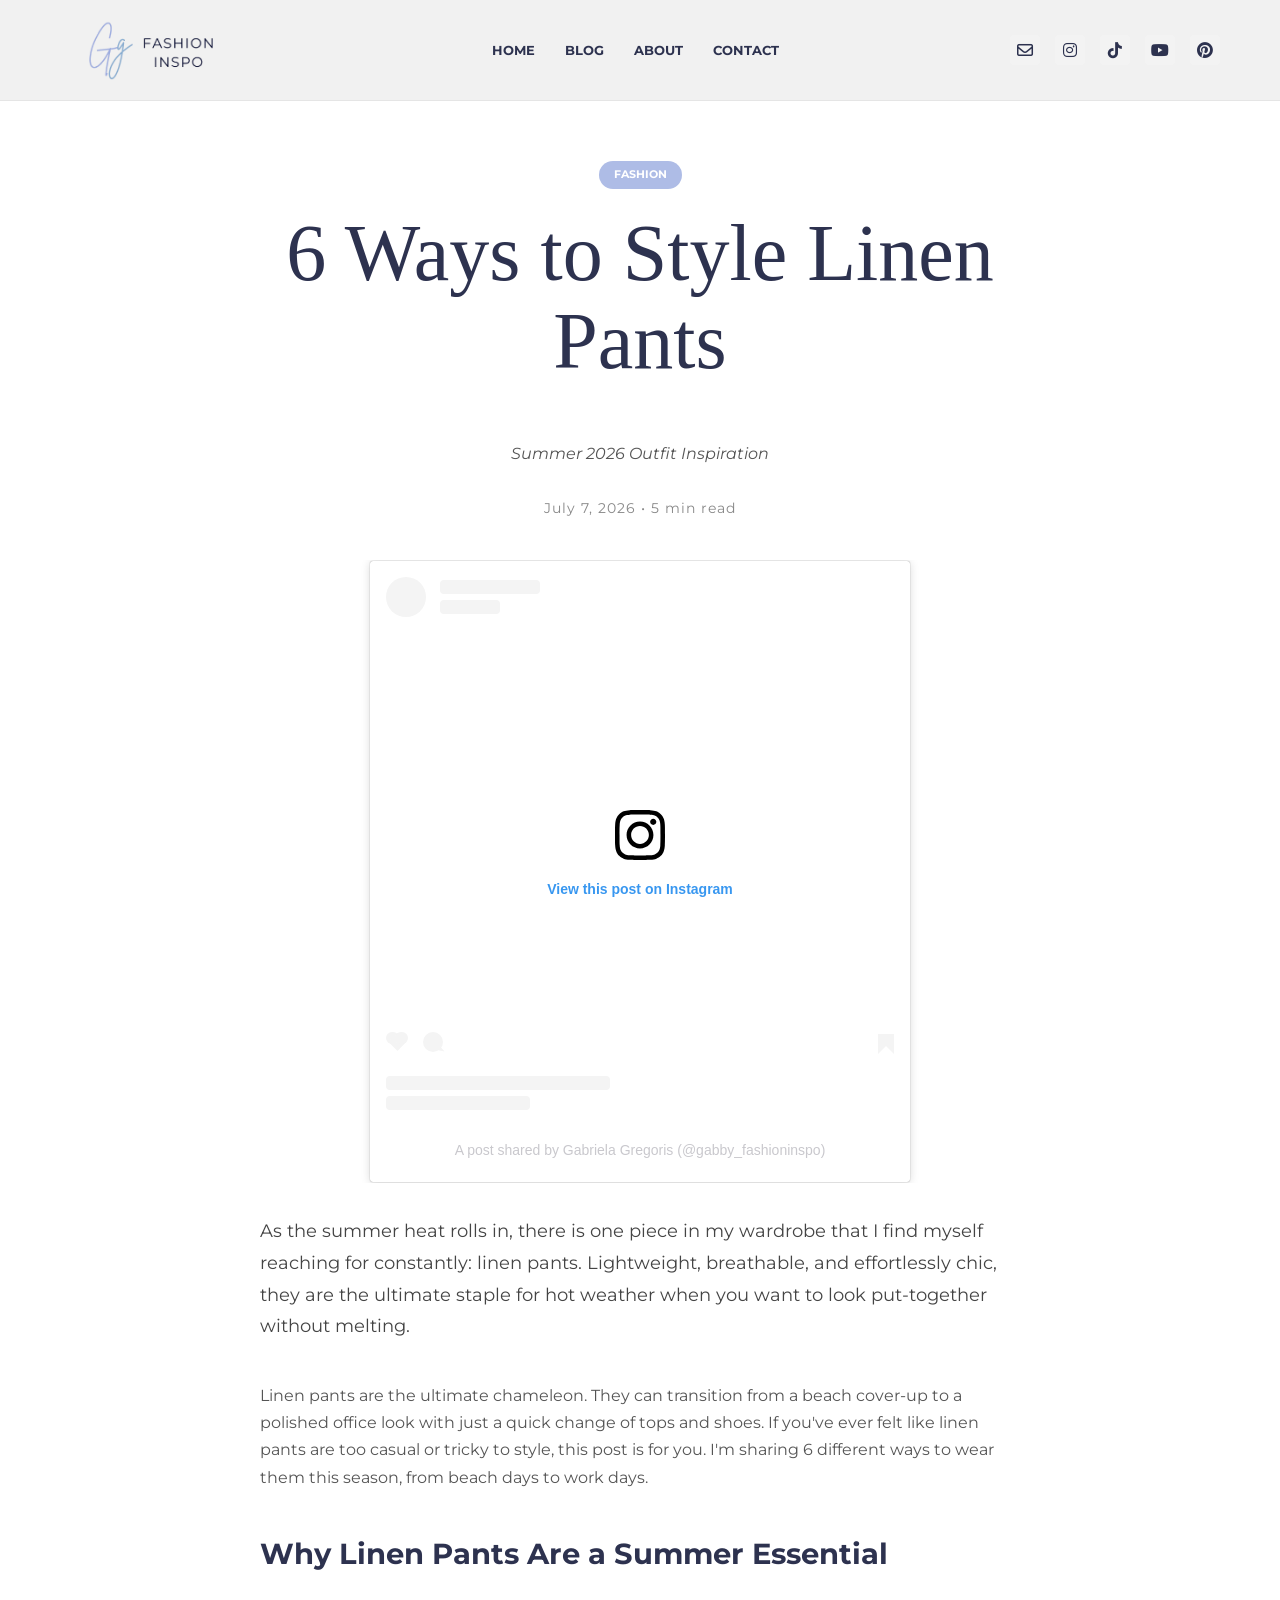
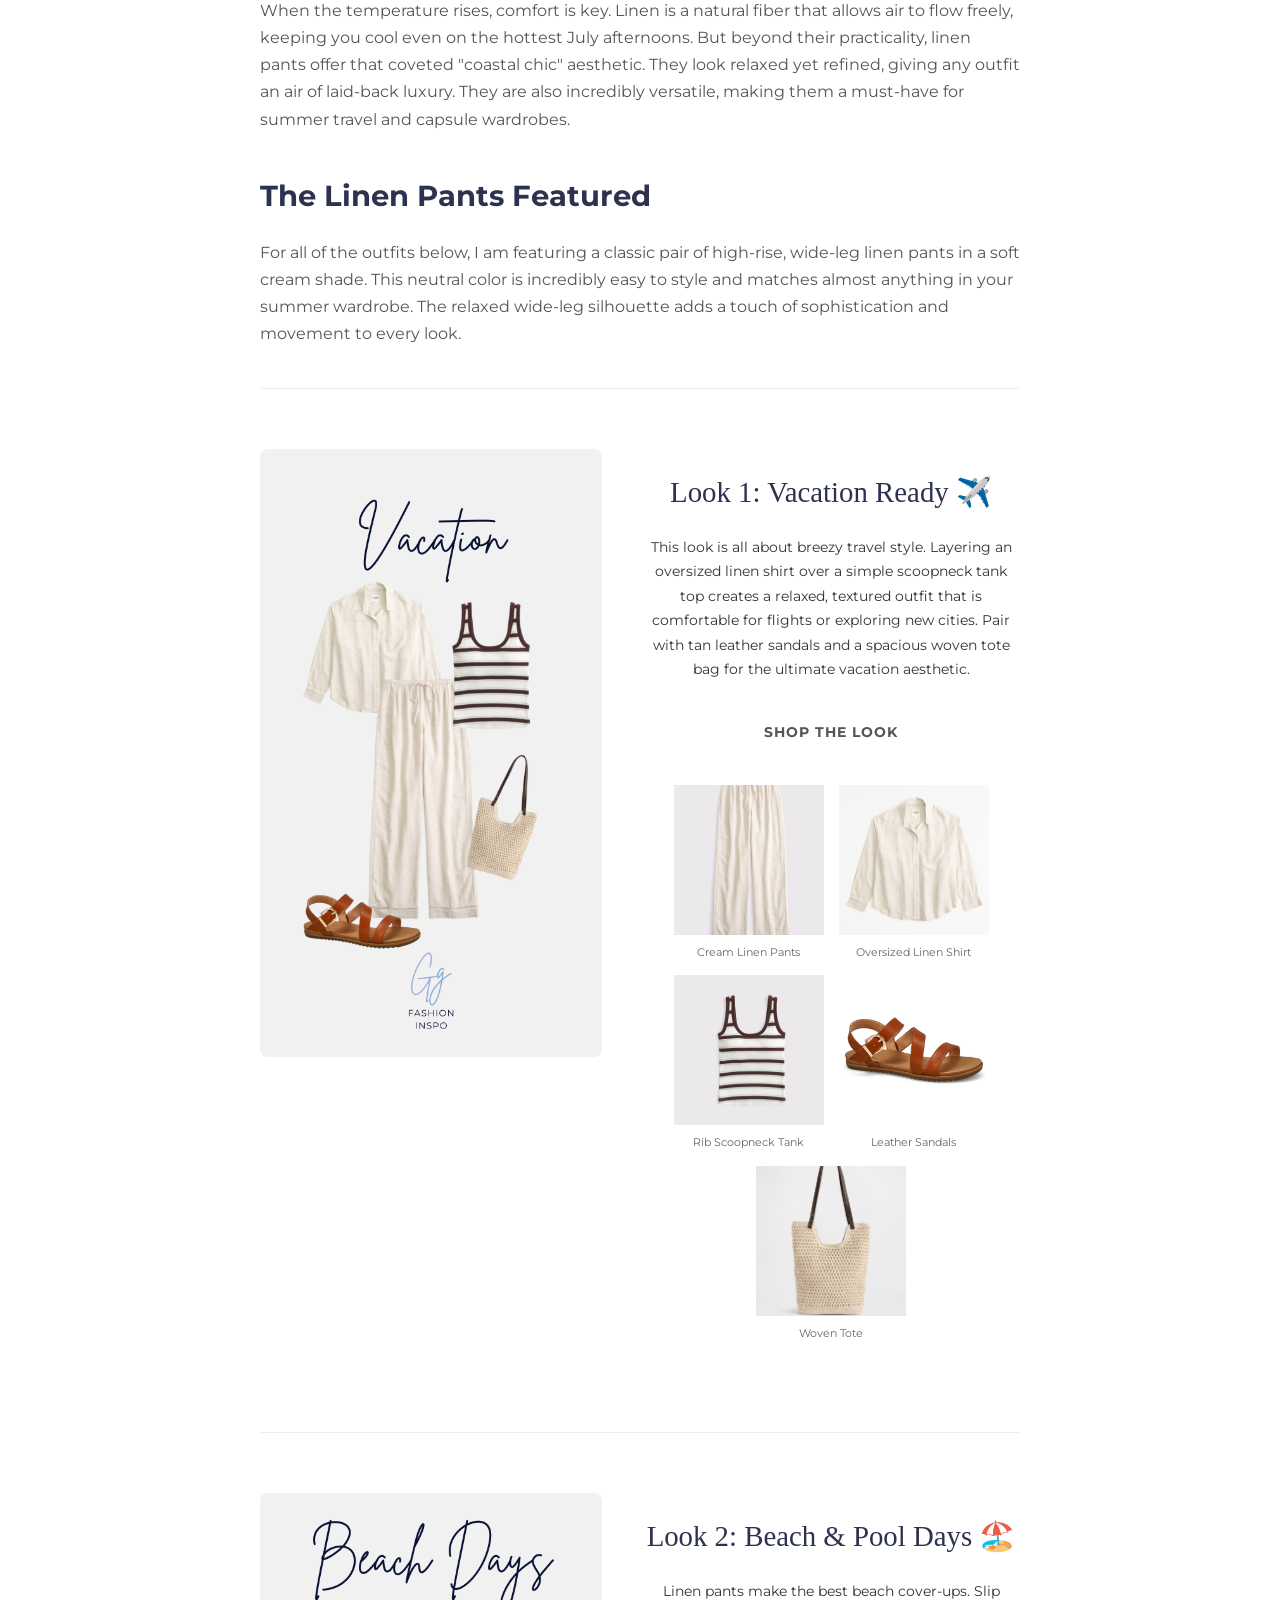
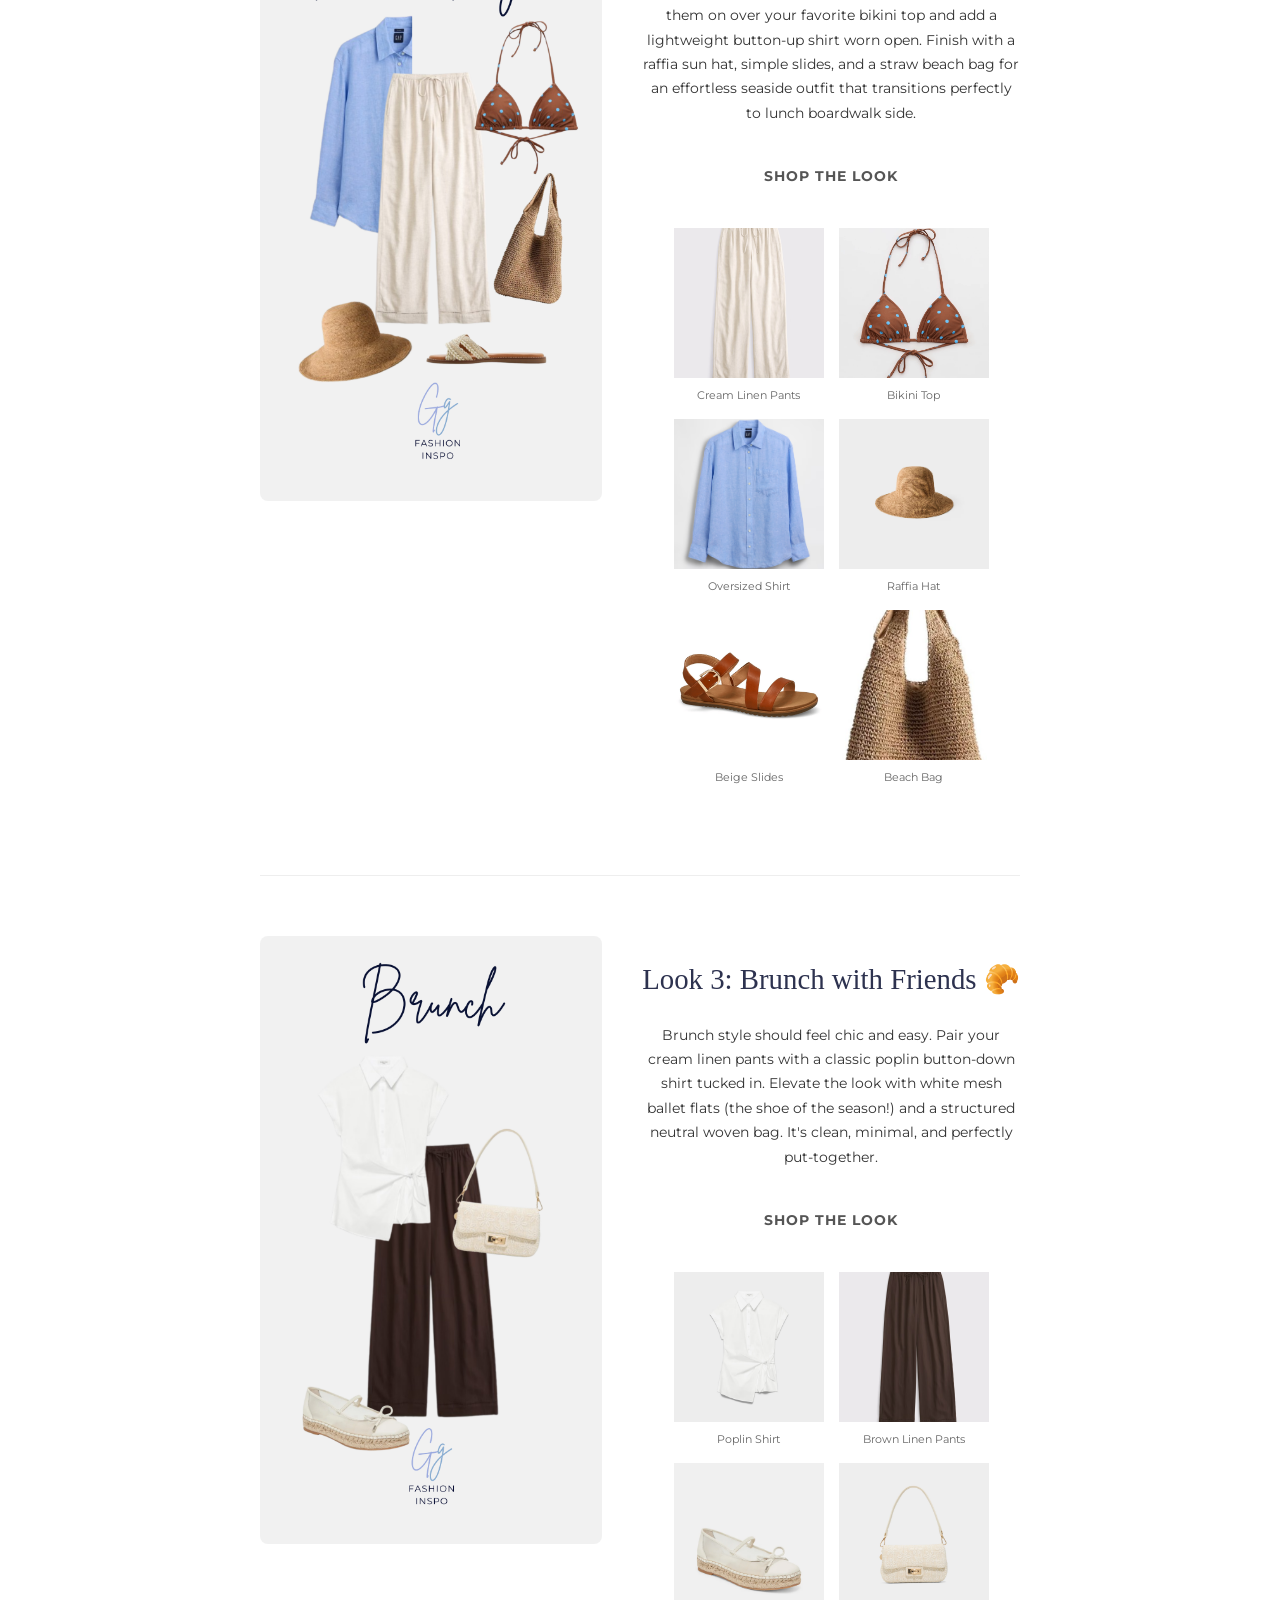
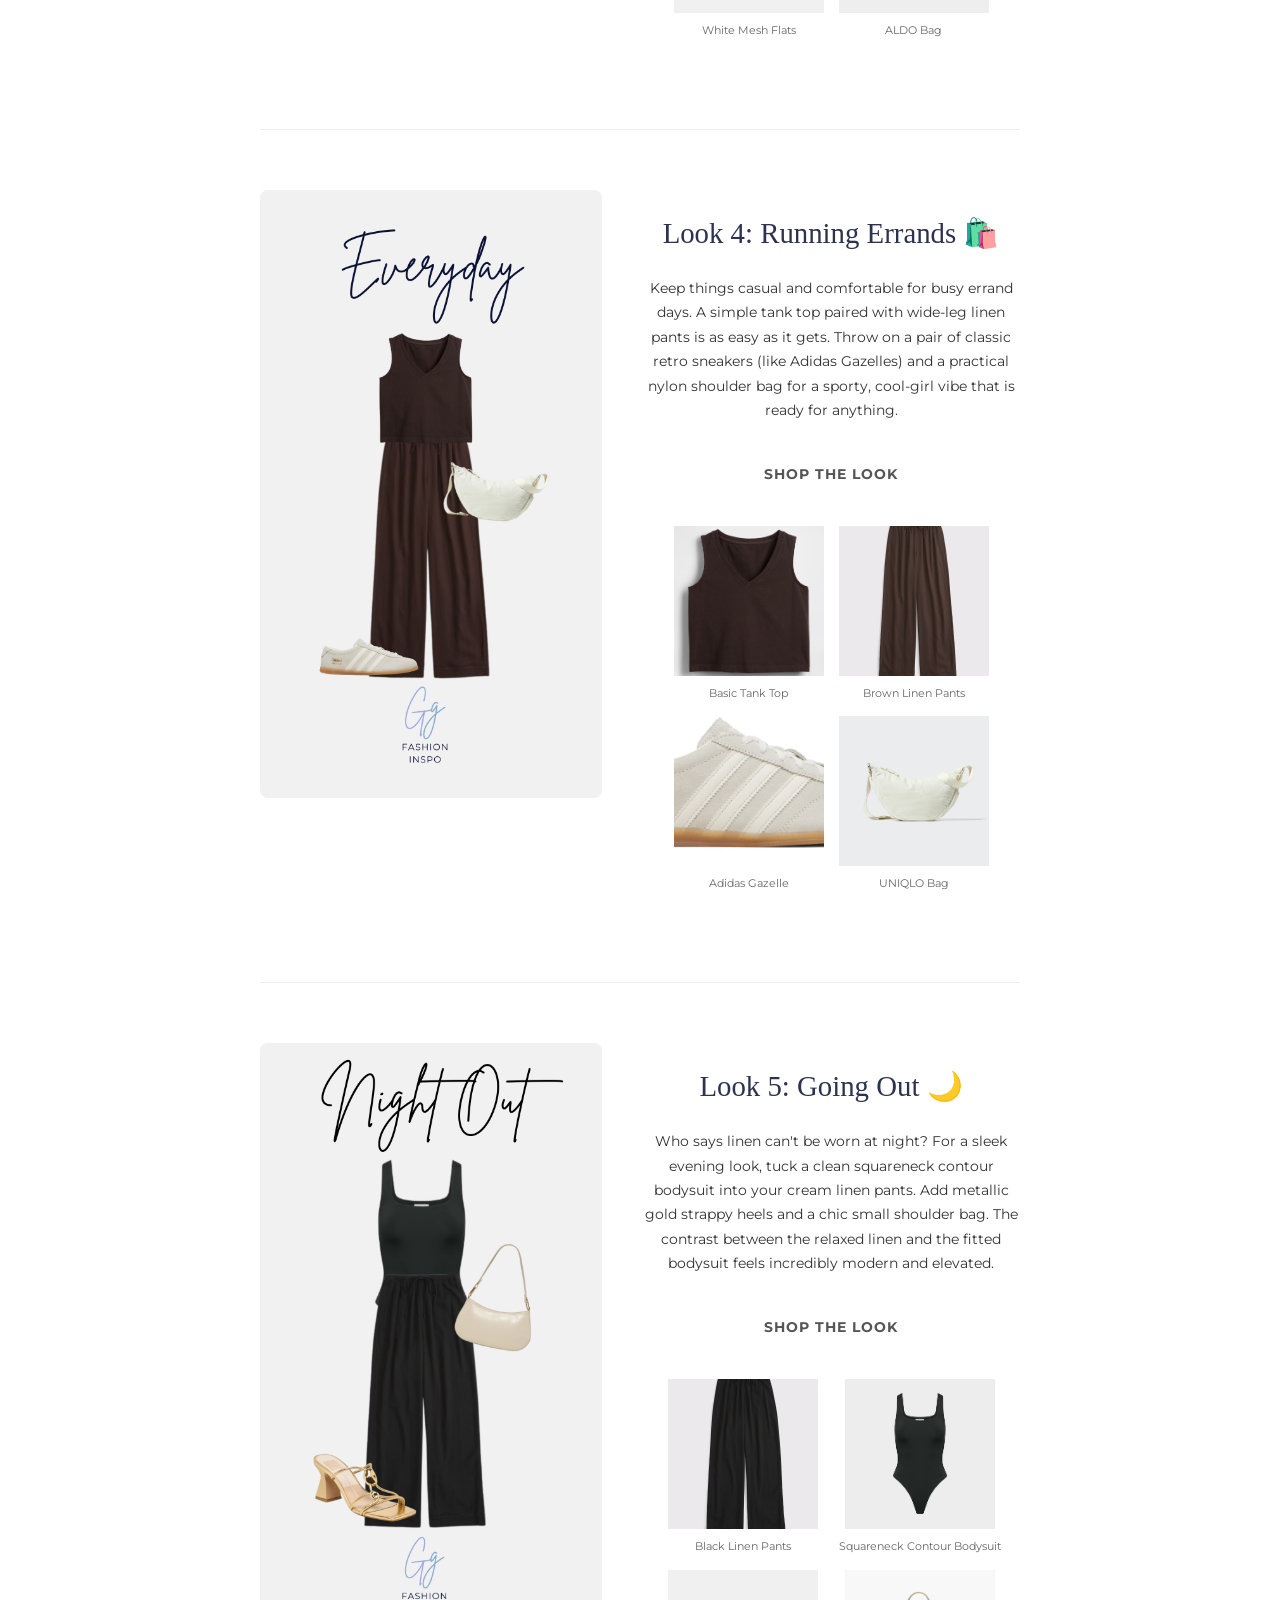
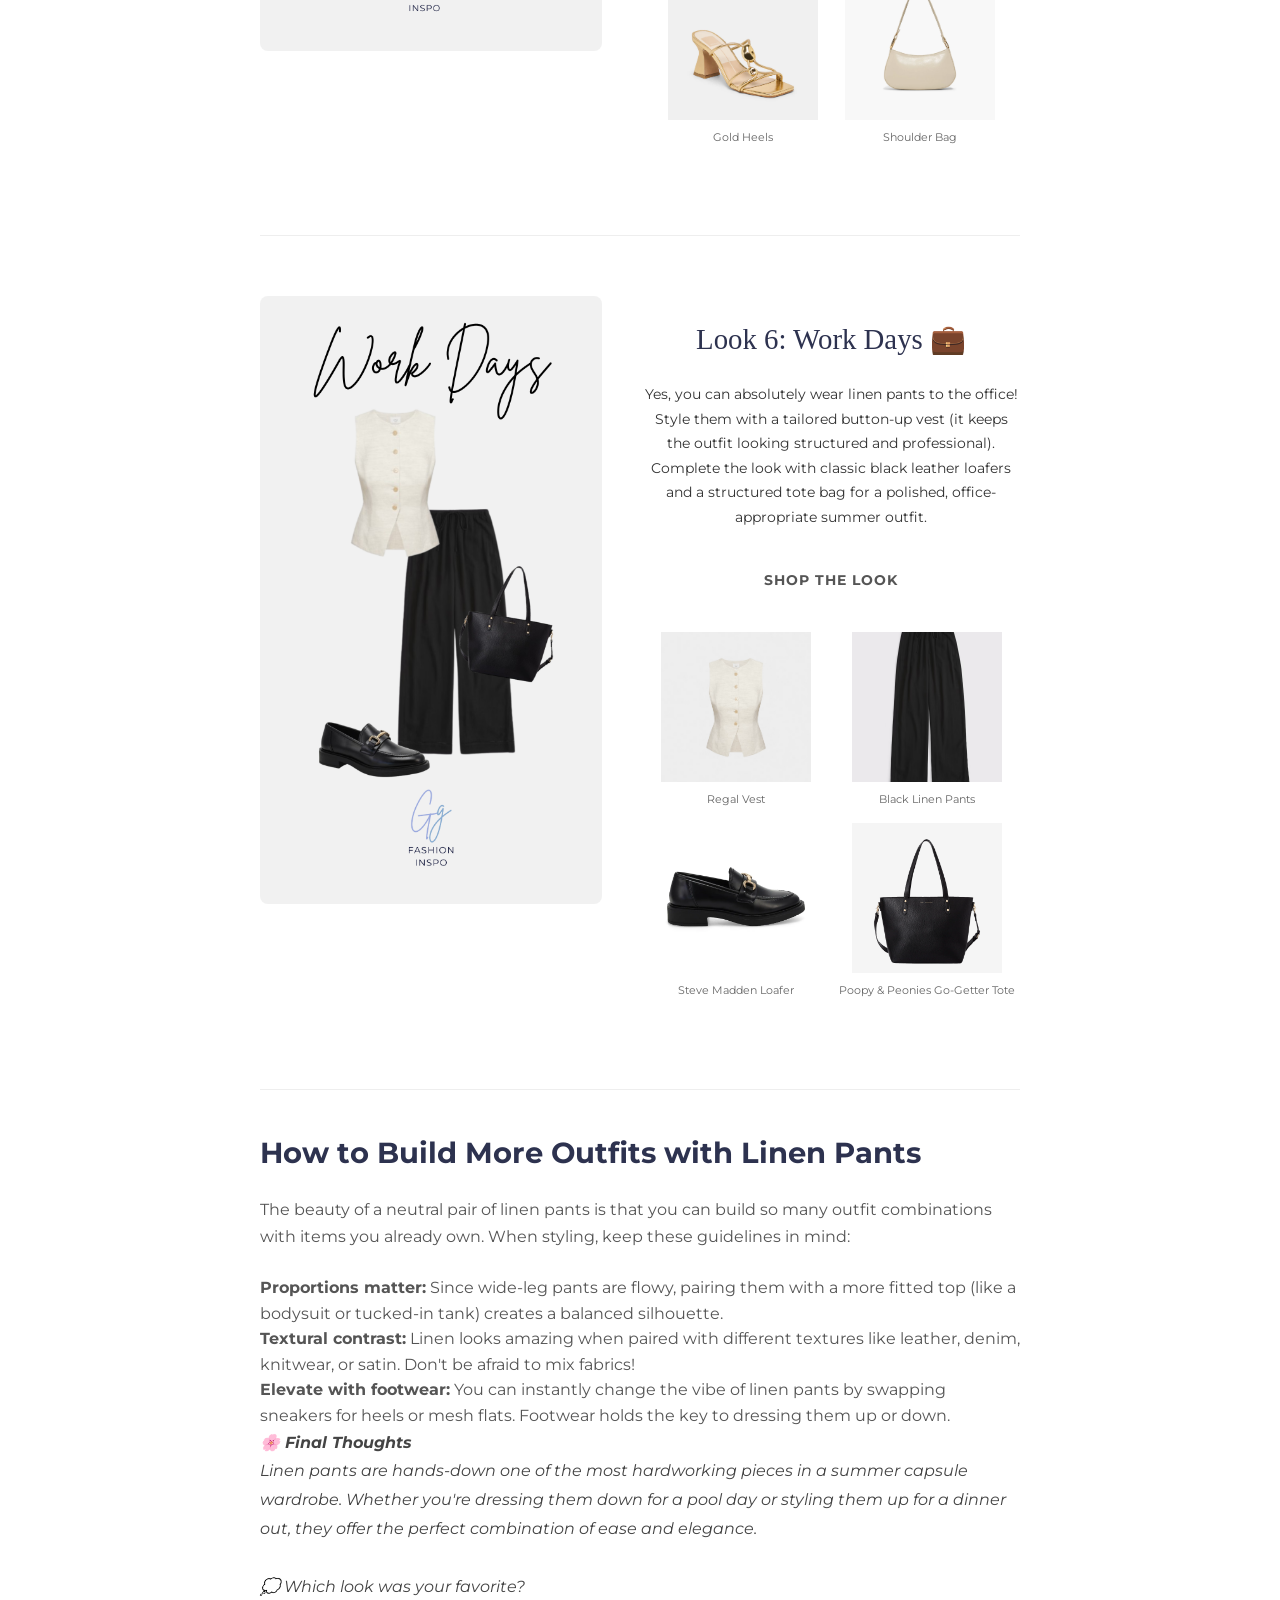
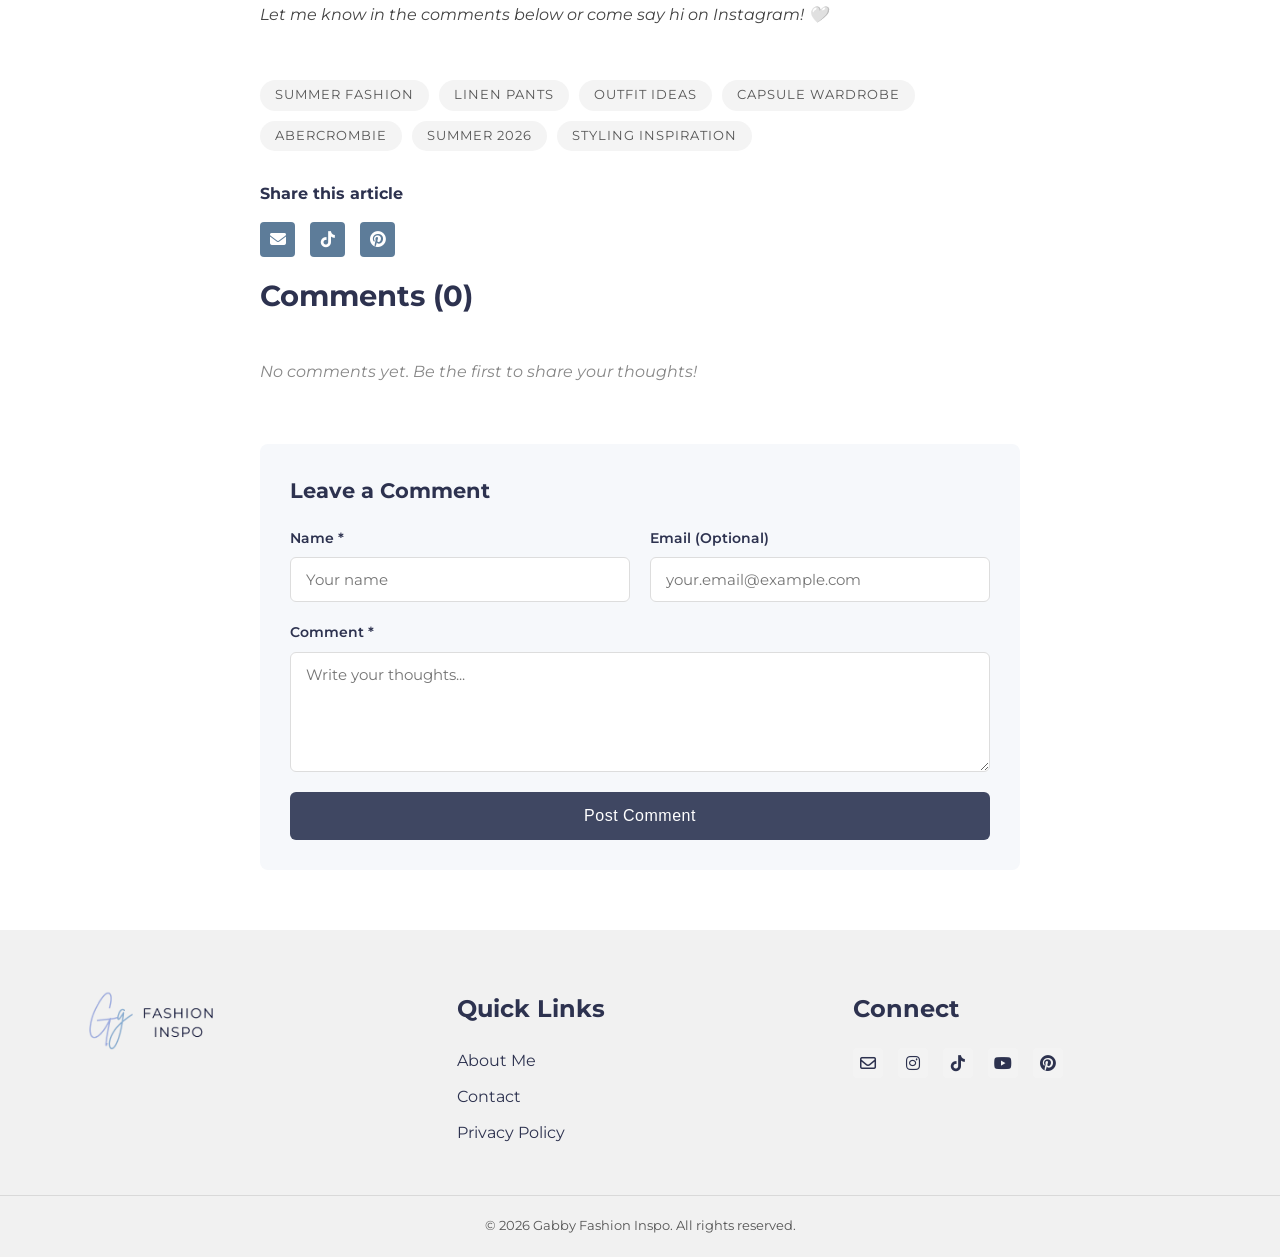
<file: blog-post-7.html>
<!DOCTYPE html>
<html lang="en">

<head>
    <meta charset="UTF-8">
    <meta name="viewport" content="width=device-width, initial-scale=1.0">
    <title>6 Ways to Style Linen Pants: Summer 2026 Outfit Inspiration - Gabby Fashion Inspo</title>
    <!-- Favicon -->
    <link rel="icon" type="image/png" href="assets/Favicon_gabby.png">
    <!-- Fonts -->
    <link rel="preconnect" href="https://fonts.googleapis.com">
    <link rel="preconnect" href="https://fonts.gstatic.com" crossorigin>
    <link href="https://fonts.googleapis.com/css2?family=Montserrat:wght@300;400;500;600;700&display=swap"
        rel="stylesheet">
    <link href="https://fonts.cdnfonts.com/css/brittany-signature" rel="stylesheet">
    <!-- Font Awesome -->
    <link rel="stylesheet" href="https://cdnjs.cloudflare.com/ajax/libs/font-awesome/6.4.0/css/all.min.css">
    <!-- Custom CSS -->
    <link rel="stylesheet" href="css/style.css">
</head>

<body>

    <!-- Header -->
    <header>
        <div class="container header-container">
            <div class="logo">
                <a href="index.html">
                    <img src="assets/GabbyFashionInpo_Banner_Logo-removebg-preview.png" alt="Gabby Fashion Inspo Logo"
                        class="header-logo-img">
                </a>
            </div>
            <nav>
                <ul class="nav-links">
                    <li><a href="index.html">Home</a></li>
                    <li><a href="blog.html">Blog</a></li>
                    <li><a href="about.html">About</a></li>
                    <li><a href="contact.html">Contact</a></li>
                </ul>
            </nav>
            <div class="social-icons">
                <a href="mailto:gabriela.gregoris1818@gmail.com"><i class="fa-regular fa-envelope"></i></a>
                <a href="https://www.instagram.com/gabby_fashioninspo/"><i class="fa-brands fa-instagram"></i></a>
                <a href="https://www.tiktok.com/@gabby_fashioninspo"><i class="fa-brands fa-tiktok"></i></a>
                <a href="https://www.youtube.com/@gabby_fashioninspo/shorts"><i class="fa-brands fa-youtube"></i></a>
                <a href="https://ca.pinterest.com/gabby_fashioninspo/"><i class="fa-brands fa-pinterest"></i></a>
            </div>
        </div>
    </header>

    <!-- Single Post Section -->
    <article class="single-post">
        <div class="container single-post-container">
            <!-- Post Header -->
            <div class="post-header">
                <span class="badge badge-center">Fashion</span>
                <h1 class="post-title script-font title-spaced">6 Ways to Style Linen Pants</h1>
                <br>
                <p class="post-subtitle">Summer 2026 Outfit Inspiration</p>
                <span class="post-meta">July 7, 2026 &bull; 5 min read</span>
            </div>

            <!-- Post Hero Image (Instagram Embed) -->
            <div class="post-hero-image">
                <blockquote class="instagram-media" data-instgrm-permalink="https://www.instagram.com/reel/DadUhAISlaW/?utm_source=ig_embed&amp;utm_campaign=loading" data-instgrm-version="14" style=" background:#FFF; border:0; border-radius:3px; box-shadow:0 0 1px 0 rgba(0,0,0,0.5),0 1px 10px 0 rgba(0,0,0,0.15); margin: 1px; max-width:540px; min-width:326px; padding:0; width:99.375%; width:-webkit-calc(100% - 2px); width:calc(100% - 2px);"><div style="padding:16px;"> <a href="https://www.instagram.com/reel/DadUhAISlaW/?utm_source=ig_embed&amp;utm_campaign=loading" style=" background:#FFFFFF; line-height:0; padding:0 0; text-align:center; text-decoration:none; width:100%;" target="_blank"> <div style=" display: flex; flex-direction: row; align-items: center;"> <div style="background-color: #F4F4F4; border-radius: 50%; flex-grow: 0; height: 40px; margin-right: 14px; width: 40px;"></div> <div style="display: flex; flex-direction: column; flex-grow: 1; justify-content: center;"> <div style=" background-color: #F4F4F4; border-radius: 4px; flex-grow: 0; height: 14px; margin-bottom: 6px; width: 100px;"></div> <div style=" background-color: #F4F4F4; border-radius: 4px; flex-grow: 0; height: 14px; width: 60px;"></div></div></div><div style="padding: 19% 0;"></div> <div style="display:block; height:50px; margin:0 auto 12px; width:50px;"><svg width="50px" height="50px" viewBox="0 0 60 60" version="1.1" xmlns="https://www.w3.org/2000/svg" xmlns:xlink="https://www.w3.org/1999/xlink"><g stroke="none" stroke-width="1" fill="none" fill-rule="evenodd"><g transform="translate(-511.000000, -20.000000)" fill="#000000"><g><path d="M556.869,30.41 C554.814,30.41 553.148,32.076 553.148,34.131 C553.148,36.186 554.814,37.852 556.869,37.852 C558.924,37.852 560.59,36.186 560.59,34.131 C560.59,32.076 558.924,30.41 556.869,30.41 M541,60.657 C535.114,60.657 530.342,55.887 530.342,50 C530.342,44.114 535.114,39.342 541,39.342 C546.887,39.342 551.658,44.114 551.658,50 C551.658,55.887 546.887,60.657 541,60.657 M541,33.886 C532.1,33.886 524.886,41.1 524.886,50 C524.886,58.899 532.1,66.113 541,66.113 C549.9,66.113 557.115,58.899 557.115,50 C557.115,41.1 549.9,33.886 541,33.886 M565.378,62.101 C565.244,65.022 564.756,66.606 564.346,67.663 C563.803,69.06 563.154,70.057 562.106,71.106 C561.058,72.155 560.06,72.803 558.662,73.347 C557.607,73.757 556.021,74.244 553.102,74.378 C549.944,74.521 548.997,74.552 541,74.552 C533.003,74.552 532.056,74.521 528.898,74.378 C525.979,74.244 524.393,73.757 523.338,73.347 C521.94,72.803 520.942,72.155 519.894,71.106 C518.846,70.057 518.197,69.06 517.654,67.663 C517.244,66.606 516.755,65.022 516.623,62.101 C516.479,58.943 516.448,57.996 516.448,50 C516.448,42.003 516.479,41.056 516.623,37.899 C516.755,34.978 517.244,33.391 517.654,32.338 C518.197,30.938 518.846,29.942 519.894,28.894 C520.942,27.846 521.94,27.196 523.338,26.654 C524.393,26.244 525.979,25.756 528.898,25.623 C532.057,25.479 533.004,25.448 541,25.448 C548.997,25.448 549.943,25.479 553.102,25.623 C556.021,25.756 557.607,26.244 558.662,26.654 C560.06,27.196 561.058,27.846 562.106,28.894 C563.154,29.942 563.803,30.938 564.346,32.338 C564.756,33.391 565.244,34.978 565.378,37.899 C565.522,41.056 565.552,42.003 565.552,50 C565.552,57.996 565.522,58.943 565.378,62.101 M570.82,37.631 C570.674,34.438 570.167,32.258 569.425,30.349 C568.659,28.377 567.633,26.702 565.965,25.035 C564.297,23.368 562.623,22.342 560.652,21.575 C558.743,20.834 556.562,20.326 553.369,20.18 C550.169,20.033 549.148,20 541,20 C532.853,20 531.831,20.033 528.631,20.18 C525.438,20.326 523.257,20.834 521.349,21.575 C519.376,22.342 517.703,23.368 516.035,25.035 C514.368,26.702 513.342,28.377 512.574,30.349 C511.834,32.258 511.326,34.438 511.181,37.631 C511.035,40.831 511,41.851 511,50 C511,58.147 511.035,59.17 511.181,62.369 C511.326,65.562 511.834,67.743 512.574,69.651 C513.342,71.625 514.368,73.296 516.035,74.965 C517.703,76.634 519.376,77.658 521.349,78.425 C523.257,79.167 525.438,79.673 528.631,79.82 C531.831,79.965 532.853,80.001 541,80.001 C549.148,80.001 550.169,79.965 553.369,79.82 C556.562,79.673 558.743,79.167 560.652,78.425 C562.623,77.658 564.297,76.634 565.965,74.965 C567.633,73.296 568.659,71.625 569.425,69.651 C570.167,67.743 570.674,65.562 570.82,62.369 C570.966,59.17 571,58.147 571,50 C571,41.851 570.966,40.831 570.82,37.631"></path></g></g></g></svg></div><div style="padding-top: 8px;"> <div style=" color:#3897f0; font-family:Arial,sans-serif; font-size:14px; font-style:normal; font-weight:550; line-height:18px;">View this post on Instagram</div></div><div style="padding: 12.5% 0;"></div> <div style="display: flex; flex-direction: row; margin-bottom: 14px; align-items: center;"><div> <div style="background-color: #F4F4F4; border-radius: 50%; height: 12.5px; width: 12.5px; transform: translateX(0px) translateY(7px);"></div> <div style="background-color: #F4F4F4; height: 12.5px; transform: rotate(-45deg) translateX(3px) translateY(1px); width: 12.5px; flex-grow: 0; margin-right: 14px; margin-left: 2px;"></div> <div style="background-color: #F4F4F4; border-radius: 50%; height: 12.5px; width: 12.5px; transform: translateX(9px) translateY(-18px);"></div></div><div style="margin-left: 8px;"> <div style=" background-color: #F4F4F4; border-radius: 50%; flex-grow: 0; height: 20px; width: 20px;"></div> <div style=" width: 0; height: 0; border-top: 2px solid transparent; border-left: 6px solid #f4f4f4; border-bottom: 2px solid transparent; transform: translateX(16px) translateY(-4px) rotate(30deg)"></div></div><div style="margin-left: auto;"> <div style=" width: 0px; border-top: 8px solid #F4F4F4; border-right: 8px solid transparent; transform: translateY(16px);"></div> <div style=" background-color: #F4F4F4; flex-grow: 0; height: 12px; width: 16px; transform: translateY(-4px);"></div> <div style=" width: 0; height: 0; border-top: 8px solid #F4F4F4; border-left: 8px solid transparent; transform: translateY(-4px) translateX(8px);"></div></div></div> <div style="display: flex; flex-direction: column; flex-grow: 1; justify-content: center; margin-bottom: 24px;"> <div style=" background-color: #F4F4F4; border-radius: 4px; flex-grow: 0; height: 14px; margin-bottom: 6px; width: 224px;"></div> <div style=" background-color: #F4F4F4; border-radius: 4px; flex-grow: 0; height: 14px; width: 144px;"></div></div></a><p style=" color:#c9c8cd; font-family:Arial,sans-serif; font-size:14px; line-height:17px; margin-bottom:0; margin-top:8px; overflow:hidden; padding:8px 0 7px; text-align:center; text-overflow:ellipsis; white-space:nowrap;"><a href="https://www.instagram.com/reel/DadUhAISlaW/?utm_source=ig_embed&amp;utm_campaign=loading" style=" color:#c9c8cd; font-family:Arial,sans-serif; font-size:14px; font-style:normal; font-weight:normal; line-height:17px; text-decoration:none;" target="_blank">A post shared by Gabriela Gregoris (@gabby_fashioninspo)</a></p></div></blockquote>
                <script async src="//www.instagram.com/embed.js"></script>
            </div>

            <!-- Post Content -->
            <div class="post-content">
                <p class="lead">As the summer heat rolls in, there is one piece in my wardrobe that I find myself reaching for constantly: linen pants. Lightweight, breathable, and effortlessly chic, they are the ultimate staple for hot weather when you want to look put-together without melting.</p>

                <p>Linen pants are the ultimate chameleon. They can transition from a beach cover-up to a polished office look with just a quick change of tops and shoes. If you've ever felt like linen pants are too casual or tricky to style, this post is for you. I'm sharing 6 different ways to wear them this season, from beach days to work days.</p>

                <h2>Why Linen Pants Are a Summer Essential</h2>
                <p>When the temperature rises, comfort is key. Linen is a natural fiber that allows air to flow freely, keeping you cool even on the hottest July afternoons. But beyond their practicality, linen pants offer that coveted "coastal chic" aesthetic. They look relaxed yet refined, giving any outfit an air of laid-back luxury. They are also incredibly versatile, making them a must-have for summer travel and capsule wardrobes.</p>

                <h2>The Linen Pants Featured</h2>
                <p>For all of the outfits below, I am featuring a classic pair of high-rise, wide-leg linen pants in a soft cream shade. This neutral color is incredibly easy to style and matches almost anything in your summer wardrobe. The relaxed wide-leg silhouette adds a touch of sophistication and movement to every look.</p>

                <hr class="post-divider">

               <!-- Look 1 -->
                <div id="vacation-ready" class="outfit-layout">
                    <div class="outfit-main-image">
                        <img src="assets/FOR VACATION.png" alt="Look 1: Vacation Ready" class="post-inline-image">
                    </div>
                    <div class="outfit-details">
                        <h2 class="outfit-heading">Look 1: Vacation Ready ✈️</h2>
                        <p>This look is all about breezy travel style. Layering an oversized linen shirt over a simple scoopneck tank top creates a relaxed, textured outfit that is comfortable for flights or exploring new cities. Pair with tan leather sandals and a spacious woven tote bag for the ultimate vacation aesthetic.</p>
                        
                        <h4 style="margin: 20px 0 10px; font-size: 0.9rem; text-transform: uppercase; letter-spacing: 1px;">Shop the Look</h4>
                        <div class="outfit-products-grid">
                            <div class="product-item">
                                <a href="https://www.abercrombie.com/shop/ca/p/linen-blend-pull-on-pant-61816823" target="_blank">
                                    <img src="assets/CreamLinenPants.png" alt="Linen Blend Pull-On Pants (Cream)">
                                    <p>Cream Linen Pants</p>
                                </a>
                            </div>
                            <div class="product-item">
                                <a href="https://www.abercrombie.com/shop/ca/p/oversized-linen-blend-step-hem-shirt-57716068" target="_blank">
                                    <img src="assets/CreamOversizedLinenShirt.png" alt="Oversized Linen Blend Shirt">
                                    <p>Oversized Linen Shirt</p>
                                </a>
                            </div>
                            <div class="product-item">
                                <a href="https://www.abercrombie.com/shop/ca/p/bra-free-rib-scoopneck-tank-61765319" target="_blank">
                                    <img src="assets/RibStripedScoopneckTank.png" alt="Bra-Free Rib Scoopneck Tank">
                                    <p>Rib Scoopneck Tank</p>
                                </a>
                            </div>
                            <div class="product-item">
                                <a href="https://www.softmoc.com/ca/i/softmoc/womens/sandals/lds-laena-casual-sandal--tan/laenatan" target="_blank">
                                    <img src="assets/Brownleathersandals.png" alt="Leather Sandals">
                                    <p>Leather Sandals</p>
                                </a>
                            </div>
                            <div class="product-item" style="grid-column: span 2; max-width: 180px; margin: 0 auto;">
                                <a href="https://www.gapcanada.ca/browse/product.do?pid=8763920130000" target="_blank">
                                    <img src="assets/Woventote.png" alt="Woven Tote">
                                    <p>Woven Tote</p>
                                </a>
                            </div>
                        </div>
                    </div>
                </div>

                <hr class="post-divider">

                <!-- Look 2 -->
                <div id="beach-pool-days" class="outfit-layout">
                    <div class="outfit-main-image">
                        <img src="assets/Beach _ Pool Days.png" alt="Look 2: Beach & Pool Days" class="post-inline-image">
                    </div>
                    <div class="outfit-details">
                        <h2 class="outfit-heading">Look 2: Beach & Pool Days 🏖️</h2>
                        <p>Linen pants make the best beach cover-ups. Slip them on over your favorite bikini top and add a lightweight button-up shirt worn open. Finish with a raffia sun hat, simple slides, and a straw beach bag for an effortless seaside outfit that transitions perfectly to lunch boardwalk side.</p>
                        
                        <h4 style="margin: 20px 0 10px; font-size: 0.9rem; text-transform: uppercase; letter-spacing: 1px;">Shop the Look</h4>
                        <div class="outfit-products-grid">
                            <div class="product-item">
                                <a href="https://www.abercrombie.com/shop/ca/p/linen-blend-pull-on-pant-61816823" target="_blank">
                                    <img src="assets/CreamLinenPants.png" alt="Cream Linen Pants">
                                    <p>Cream Linen Pants</p>
                                </a>
                            </div>
                            <div class="product-item">
                                <a href="https://www.ae.com/ca/en/p/aerie/swimsuits/bikini-tops/aerie-string-triangle-bikini-top/0752_3697_180" target="_blank">
                                    <img src="assets/pokadotbiknitop.png" alt="Bikini Top">
                                    <p>Bikini Top</p>
                                </a>
                            </div>
                            <div class="product-item">
                                <a href="https://www.gapcanada.ca/browse/product.do?pid=882924033" target="_blank">
                                    <img src="assets/BlueOversizeButtonup.png" alt="Oversized Shirt">
                                    <p>Oversized Shirt</p>
                                </a>
                            </div>
                            <div class="product-item">
                                <a href="https://www.aritzia.com/en/product/sunbeam-raffia-medium-brim-hat/124566.html" target="_blank">
                                    <img src="assets/RaffiaHat.png" alt="Raffia Hat">
                                    <p>Raffia Hat</p>
                                </a>
                            </div>
                            <div class="product-item">
                                <a href="https://www.callitspring.com/products/zalani-other-beige" target="_blank">
                                    <img src="assets/Brownleathersandals.png" alt="Slides">
                                    <p>Beige Slides</p>
                                </a>
                            </div>
                            <div class="product-item">
                                <a href="https://www.amazon.ca/Casual-Summer-Shoulder-Handbag-Vacation/dp/B0CB8NXDG7" target="_blank">
                                    <img src="assets/BeachBag.jpg" alt="Beach Bag">
                                    <p>Beach Bag</p>
                                </a>
                            </div>
                        </div>
                    </div>
                </div>

                <hr class="post-divider">

                <!-- Look 3 -->
                <div id="brunch-with-friends" class="outfit-layout">
                    <div class="outfit-main-image">
                        <img src="assets/Brunch.png" alt="Look 3: Brunch with Friends" class="post-inline-image">
                    </div>
                    <div class="outfit-details">
                        <h2 class="outfit-heading">Look 3: Brunch with Friends 🥐</h2>
                        <p>Brunch style should feel chic and easy. Pair your cream linen pants with a classic poplin button-down shirt tucked in. Elevate the look with white mesh ballet flats (the shoe of the season!) and a structured neutral woven bag. It's clean, minimal, and perfectly put-together.</p>
                        
                        <h4 style="margin: 20px 0 10px; font-size: 0.9rem; text-transform: uppercase; letter-spacing: 1px;">Shop the Look</h4>
                        <div class="outfit-products-grid">
                            <div class="product-item">
                                <a href="https://www.aritzia.com/en/product/blueprint-poplin-shirt/126159.html" target="_blank">
                                    <img src="assets/PoplinShirt.png" alt="Poplin Shirt">
                                    <p>Poplin Shirt</p>
                                </a>
                            </div>
                            <div class="product-item">
                                <a href="https://www.abercrombie.com/shop/ca/p/linen-blend-pull-on-pant-61816823" target="_blank">
                                    <img src="assets/BrownLinenPant.png" alt="Brown Linen Pants">
                                    <p>Brown Linen Pants</p>
                                </a>
                            </div>
                            <div class="product-item">
                                <a href="https://dolcevita.ca/products/cambre-white-mesh" target="_blank">
                                    <img src="assets/WhiteMeshFlats.png" alt="Dolce Vita Cambre Shoes">
                                    <p>White Mesh Flats</p>
                                </a>
                            </div>
                            <div class="product-item">
                                <a href="https://www.aldoshoes.com/en-ca/products/bbellaflowerr-natural" target="_blank">
                                    <img src="assets/beigeflowershoulderbag.png" alt="ALDO Bag">
                                    <p>ALDO Bag</p>
                                </a>
                            </div>
                        </div>
                    </div>
                </div>

                <hr class="post-divider">

                <!-- Look 4 -->
                <div id="running-errands" class="outfit-layout">
                    <div class="outfit-main-image">
                        <img src="assets/RUNNING ERRANDS.png" alt="Look 4: Running Errands" class="post-inline-image">
                    </div>
                    <div class="outfit-details">
                        <h2 class="outfit-heading">Look 4: Running Errands 🛍️</h2>
                        <p>Keep things casual and comfortable for busy errand days. A simple tank top paired with wide-leg linen pants is as easy as it gets. Throw on a pair of classic retro sneakers (like Adidas Gazelles) and a practical nylon shoulder bag for a sporty, cool-girl vibe that is ready for anything.</p>
                        
                        <h4 style="margin: 20px 0 10px; font-size: 0.9rem; text-transform: uppercase; letter-spacing: 1px;">Shop the Look</h4>
                        <div class="outfit-products-grid">
                            <div class="product-item">
                                <a href="https://www.gapcanada.ca/browse/product.do?pid=886596023" target="_blank">
                                    <img src="assets/KnitCropTankTop.png" alt="Tank Top">
                                    <p>Basic Tank Top</p>
                                </a>
                            </div>
                            <div class="product-item">
                                <a href="https://www.abercrombie.com/shop/ca/p/linen-blend-pull-on-pant-61816823" target="_blank">
                                    <img src="assets/BrownLinenPant.png" alt="Brown Linen Pants">
                                    <p>Brown Linen Pants</p>
                                </a>
                            </div>
                            <div class="product-item">
                                <a href="https://www.ssense.com/en-ca/women/product/adidas-originals/off-white-gazelle-lo-pro-sneakers/18632641" target="_blank">
                                    <img src="assets/gazelle-lo-pro-sneakers.png" alt="adidas Gazelle Sneakers">
                                    <p>Adidas Gazelle</p>
                                </a>
                            </div>
                            <div class="product-item">
                                <a href="https://www.uniqlo.com/ca/en/products/E481610-000" target="_blank">
                                    <img src="assets/Round-Mini-Shoulder-Bag.png" alt="UNIQLO Shoulder Bag">
                                    <p>UNIQLO Bag</p>
                                </a>
                            </div>
                        </div>
                    </div>
                </div>

                <hr class="post-divider">

                <!-- Look 5 -->
                <div id="going-out" class="outfit-layout">
                    <div class="outfit-main-image">
                        <img src="assets/nightout.png" alt="Look 5: Going Out" class="post-inline-image">
                    </div>
                    <div class="outfit-details">
                        <h2 class="outfit-heading">Look 5: Going Out 🌙</h2>
                        <p>Who says linen can't be worn at night? For a sleek evening look, tuck a clean squareneck contour bodysuit into your cream linen pants. Add metallic gold strappy heels and a chic small shoulder bag. The contrast between the relaxed linen and the fitted bodysuit feels incredibly modern and elevated.</p>
                        
                        <h4 style="margin: 20px 0 10px; font-size: 0.9rem; text-transform: uppercase; letter-spacing: 1px;">Shop the Look</h4>
                        <div class="outfit-products-grid">
                            <div class="product-item">
                                <a href="https://www.abercrombie.com/shop/ca/p/linen-blend-pull-on-pant-61816823" target="_blank">
                                    <img src="assets/BlackLinenPant.png" alt="Black Linen Pants">
                                    <p>Black Linen Pants</p>
                                </a>
                            </div>
                             <div class="product-item">
                                <a href="https://www.aritzia.com/en/product/original-contour-pursue-squareneck-bodysuit/118756032.html" target="_blank">
                                    <img src="assets/Squareneck-Contour-Black-Bodysuit.png" alt="Squareneck Contour Bodysuit">
                                    <p>Squareneck Contour Bodysuit</p>
                                </a>
                            </div>
                            <div class="product-item">
                                <a href="https://dolcevita.ca/products/alayna-gold-leather" target="_blank">
                                    <img src="assets/DOLCEVITA-HEEL-ALAYNA-GOLDLEATHER.png" alt="Gold Leather Heels">
                                    <p>Gold Heels</p>
                                </a>
                            </div>
                            <div class="product-item">
                                <a href="https://www.callitspring.com/products/jaida-bone" target="_blank">
                                    <img src="assets/beigebag.png" alt="Call It Spring Bag">
                                    <p>Shoulder Bag</p>
                                </a>
                            </div>
                        </div>
                    </div>
                </div>

                <hr class="post-divider">

                <!-- Look 6 -->
                <div id="work-days" class="outfit-layout">
                    <div class="outfit-main-image">
                        <img src="assets/Work Days.png" alt="Look 6: Work Days" class="post-inline-image">
                    </div>
                    <div class="outfit-details">
                        <h2 class="outfit-heading">Look 6: Work Days 💼</h2>
                        <p>Yes, you can absolutely wear linen pants to the office! Style them with a tailored button-up vest (it keeps the outfit looking structured and professional). Complete the look with classic black leather loafers and a structured tote bag for a polished, office-appropriate summer outfit.</p>
                        
                        <h4 style="margin: 20px 0 10px; font-size: 0.9rem; text-transform: uppercase; letter-spacing: 1px;">Shop the Look</h4>
                        <div class="outfit-products-grid">
                            <div class="product-item">
                                <a href="https://www.aritzia.com/en/product/regal-vest/124342.html" target="_blank">
                                    <img src="assets/Regal-Suit-Vest.png" alt="Regal Vest">
                                    <p>Regal Vest</p>
                                </a>
                            </div>
                            <div class="product-item">
                                <a href="https://www.abercrombie.com/shop/ca/p/linen-blend-pull-on-pant-61816823" target="_blank">
                                    <img src="assets/BlackLinenPant.png" alt="Black Linen Pants">
                                    <p>Black Linen Pants</p>
                                </a>
                            </div>
                            <div class="product-item">
                                <a href="https://www.softmoc.com/ca/i/steve-madden/womens/shoes/lds-bright-loafer--black/brightblk" target="_blank">
                                    <img src="assets/Black-Loafers-SM.png" alt="Steve Madden Loafers">
                                    <p>Steve Madden Loafer</p>
                                </a>
                            </div>
                            <div class="product-item">
                                <a href="https://poppyandpeonies.com/products/go-getter-tote-black" target="_blank">
                                    <img src="assets/PoppyPeonies_Ecomm_GoGetter_Black.png" alt="Go Getter Tote">
                                    <p>Poopy & Peonies Go-Getter Tote</p>
                                </a>
                            </div>
                        </div>
                    </div>
                </div>

                <hr class="post-divider">

                <h2>How to Build More Outfits with Linen Pants</h2>
                <p>The beauty of a neutral pair of linen pants is that you can build so many outfit combinations with items you already own. When styling, keep these guidelines in mind:</p>
                <ul>
                    <li><strong>Proportions matter:</strong> Since wide-leg pants are flowy, pairing them with a more fitted top (like a bodysuit or tucked-in tank) creates a balanced silhouette.</li>
                    <li><strong>Textural contrast:</strong> Linen looks amazing when paired with different textures like leather, denim, knitwear, or satin. Don't be afraid to mix fabrics!</li>
                    <li><strong>Elevate with footwear:</strong> You can instantly change the vibe of linen pants by swapping sneakers for heels or mesh flats. Footwear holds the key to dressing them up or down.</li>
                </ul>

                <p class="post-conclusion"><strong>🌸 Final Thoughts</strong><br>
                    Linen pants are hands-down one of the most hardworking pieces in a summer capsule wardrobe. Whether you're dressing them down for a pool day or styling them up for a dinner out, they offer the perfect combination of ease and elegance.<br><br>
                    💭 Which look was your favorite?<br>
                    Let me know in the comments below or come say hi on Instagram! 🤍</p>

                <!-- Post Tags & Share -->
                <div class="post-footer">
                    <div class="post-tags">
                        <span class="tag">Summer Fashion</span>
                        <span class="tag">Linen Pants</span>
                        <span class="tag">Outfit Ideas</span>
                        <span class="tag">Capsule Wardrobe</span>
                        <span class="tag">Abercrombie</span>
                        <span class="tag">Summer 2026</span>
                        <span class="tag">Styling Inspiration</span>
                    </div>

                    <div class="post-share">
                        <h4>Share this article</h4>
                        <div class="post-share-icons">
                            <a href="mailto:gabriela.gregoris1818@gmail.com"><i class="fa-solid fa-envelope"></i></a>
                            <a href="https://www.tiktok.com/@gabby_fashioninspo"><i class="fa-brands fa-tiktok"></i></a>
                            <a href="https://ca.pinterest.com/gabby_fashioninspo/"><i
                                    class="fa-brands fa-pinterest"></i></a>
                        </div>
                    </div>
                </div>
            </div>
            
            <!-- Comments Section -->
            <div id="comments-section"></div>
        </div>
    </article>

    <!-- Footer -->
    <footer>
        <div class="container footer-container">
            <div class="footer-brand">
                <a href="index.html">
                    <img src="assets/GabbyFashionInpo_Banner_Logo-removebg-preview.png" alt="Gabby Fashion Inspo Logo"
                        class="header-logo-img">
                </a>
            </div>
            <div class="footer-links">
                <h4>Quick Links</h4>
                <ul>
                    <li><a href="about.html">About Me</a></li>
                    <li><a href="contact.html">Contact</a></li>
                    <li><a href="privacy.html">Privacy Policy</a></li>
                </ul>
            </div>
            <div class="footer-connect">
                <h4>Connect</h4>
                <div class="social-icons">
                    <a href="mailto:gabriela.gregoris1818@gmail.com"><i class="fa-regular fa-envelope"></i></a>
                    <a href="https://www.instagram.com/gabby_fashioninspo/"><i class="fa-brands fa-instagram"></i></a>
                    <a href="https://www.tiktok.com/@gabby_fashioninspo"><i class="fa-brands fa-tiktok"></i></a>
                    <a href="https://www.youtube.com/@gabby_fashioninspo/shorts"><i
                            class="fa-brands fa-youtube"></i></a>
                    <a href="https://ca.pinterest.com/gabby_fashioninspo/"><i class="fa-brands fa-pinterest"></i></a>
                </div>
            </div>
        </div>
        <div class="copyright">
            <p>&copy; 2026 Gabby Fashion Inspo. All rights reserved.</p>
        </div>
    </footer>

    <script src="js/script.js"></script>
    <script src="js/comments.js"></script>
</body>

</html>
</file>
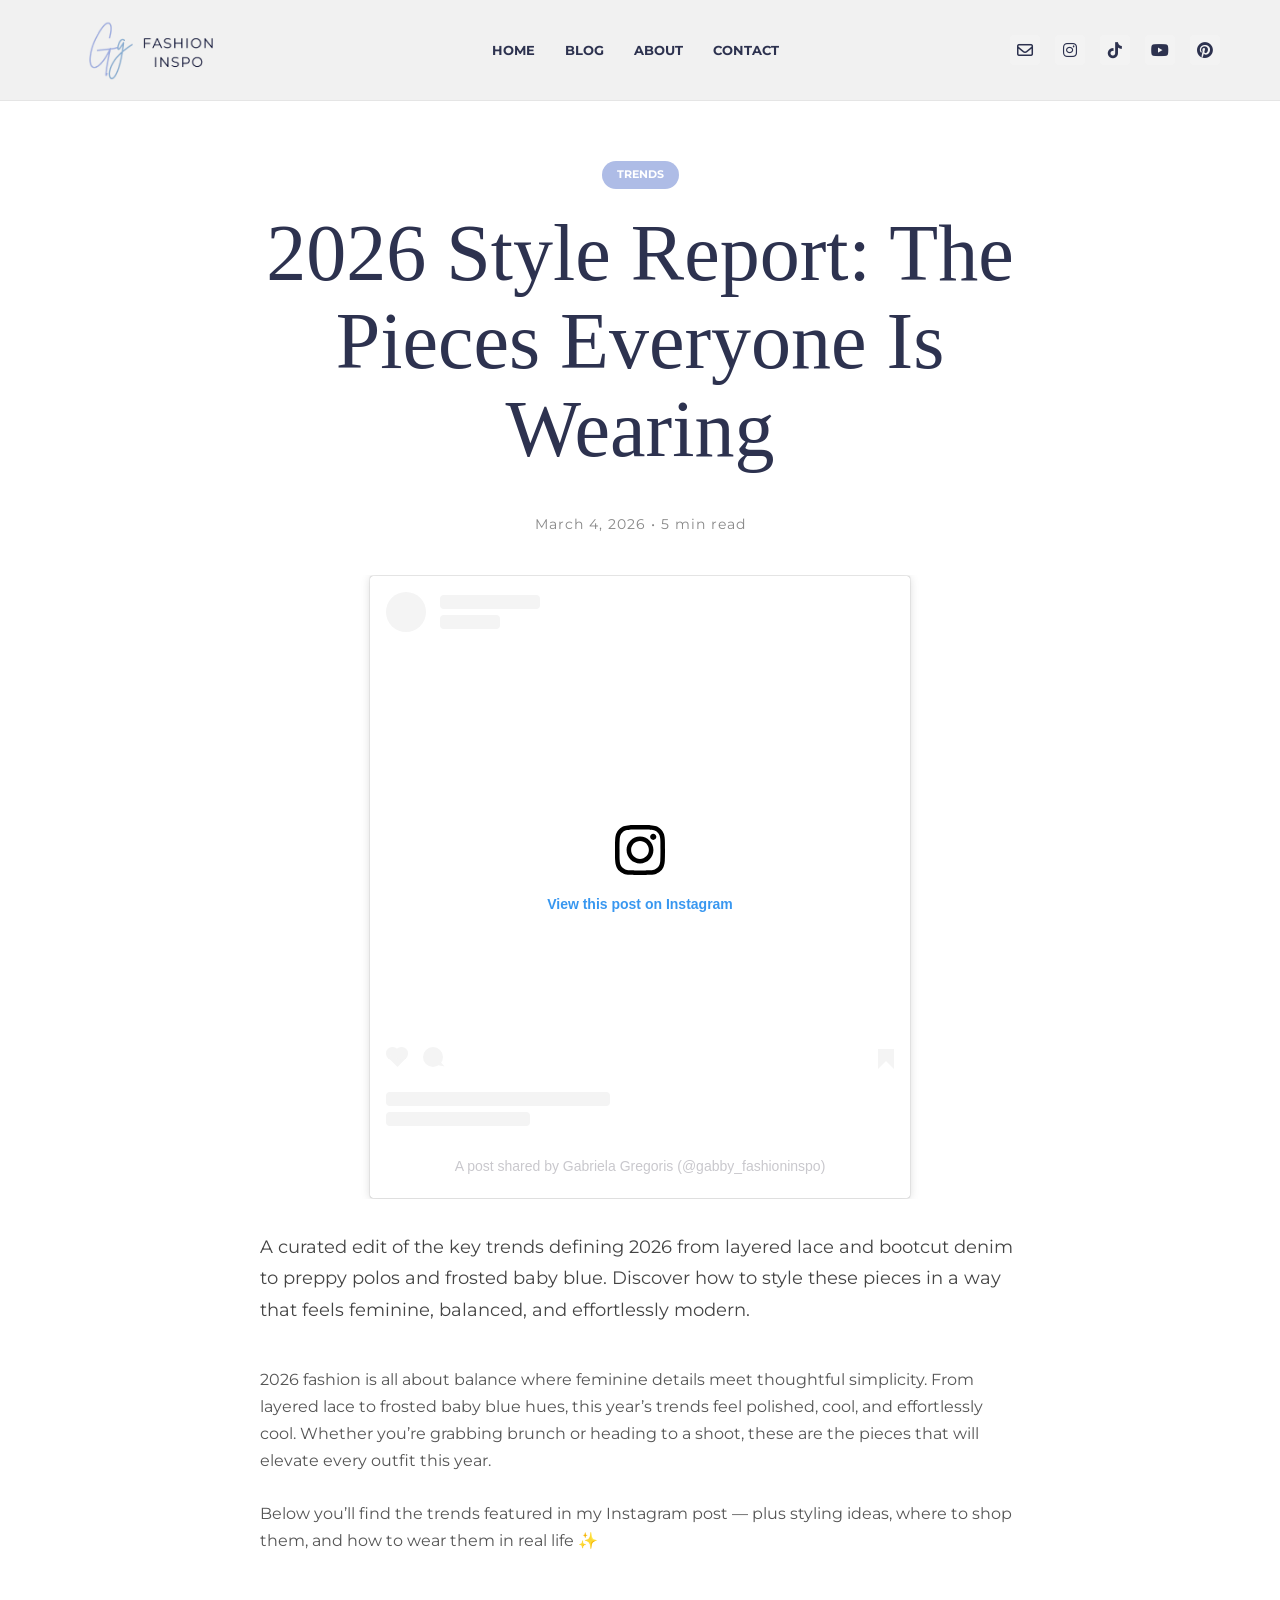
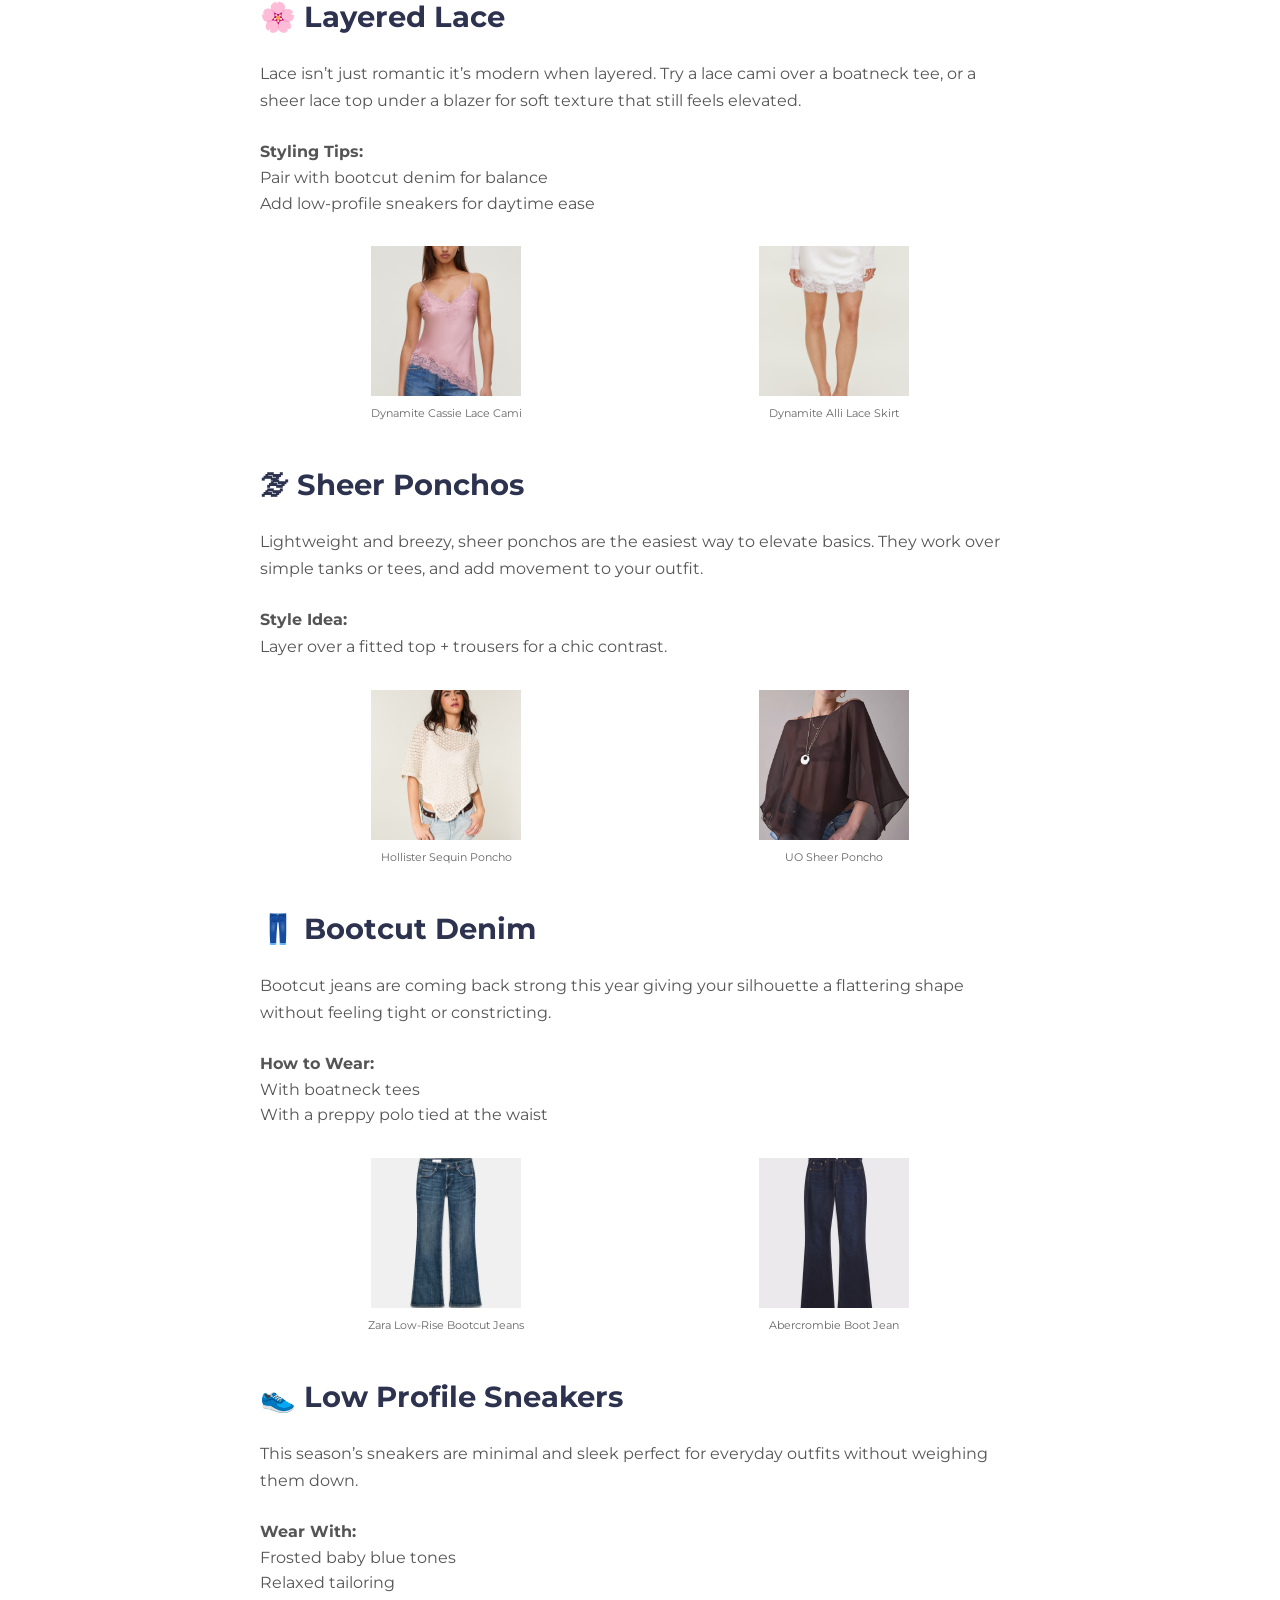
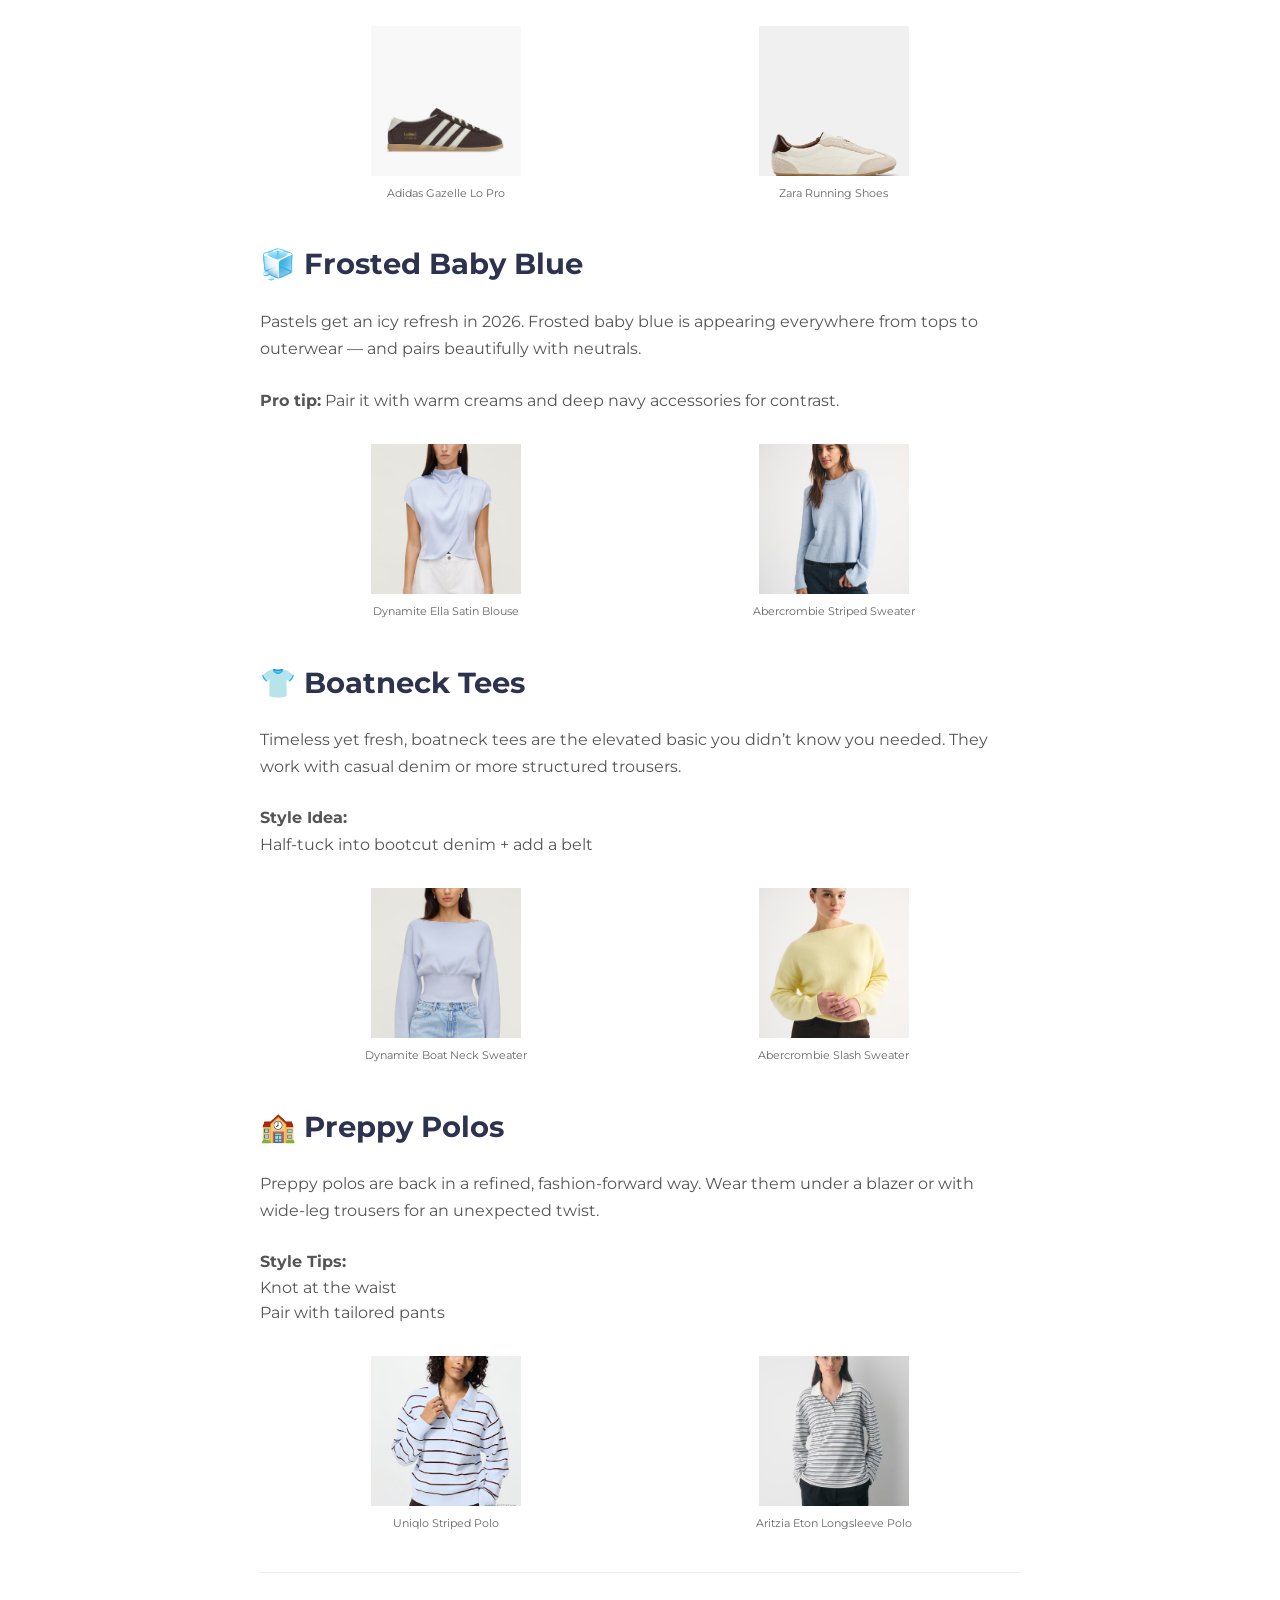
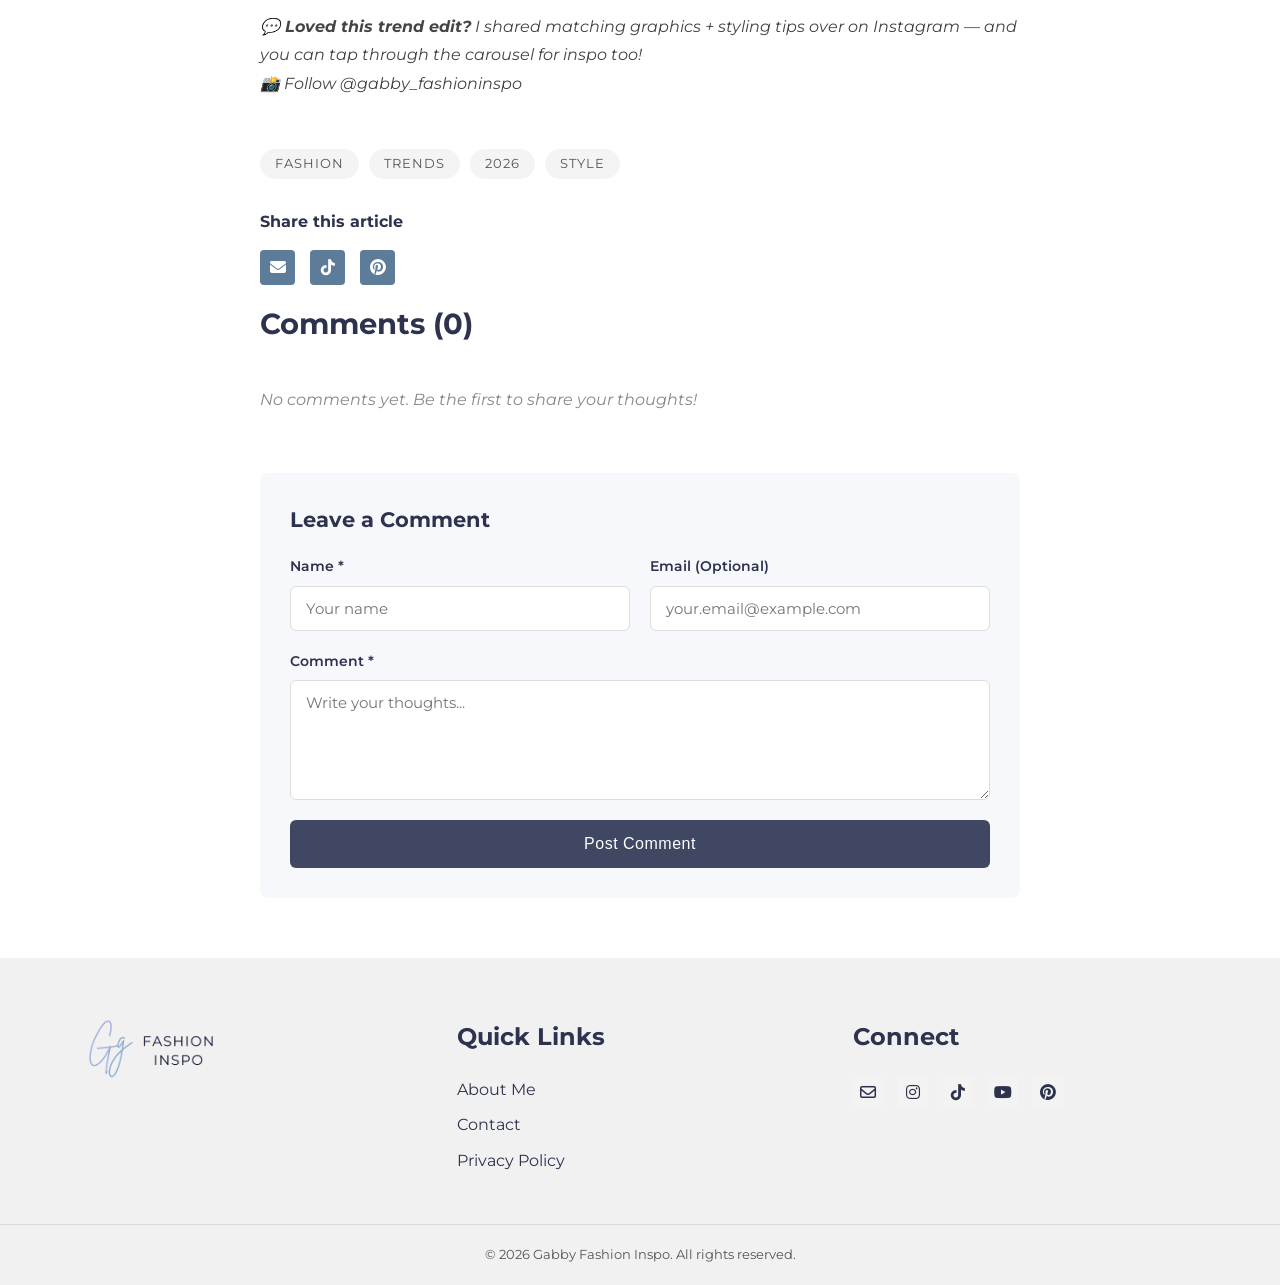
<file: blog-post.html>
<!DOCTYPE html>
<html lang="en">

<head>
    <meta charset="UTF-8">
    <meta name="viewport" content="width=device-width, initial-scale=1.0">
    <title>2026 Style Report - Gabby Fashion Inspo</title>
    <!-- Favicon -->
    <link rel="icon" type="image/png" href="assets/Favicon_gabby.png">
    <!-- Fonts -->
    <link rel="preconnect" href="https://fonts.googleapis.com">
    <link rel="preconnect" href="https://fonts.gstatic.com" crossorigin>
    <link href="https://fonts.googleapis.com/css2?family=Montserrat:wght@300;400;500;600;700&display=swap"
        rel="stylesheet">
    <link href="https://fonts.cdnfonts.com/css/brittany-signature" rel="stylesheet">
    <!-- Font Awesome -->
    <link rel="stylesheet" href="https://cdnjs.cloudflare.com/ajax/libs/font-awesome/6.4.0/css/all.min.css">
    <!-- Custom CSS -->
    <link rel="stylesheet" href="css/style.css">
</head>

<body>

    <!-- Header -->
    <header>
        <div class="container header-container">
            <div class="logo">
                <a href="index.html">
                    <img src="assets/GabbyFashionInpo_Banner_Logo-removebg-preview.png" alt="Gabby Fashion Inspo Logo"
                        class="header-logo-img">
                </a>
            </div>
            <nav>
                <ul class="nav-links">
                    <li><a href="index.html">Home</a></li>
                    <li><a href="blog.html">Blog</a></li>
                    <li><a href="about.html">About</a></li>
                    <li><a href="contact.html">Contact</a></li>
                </ul>
            </nav>
            <div class="social-icons">
                <a href="mailto:gabriela.gregoris1818@gmail.com"><i class="fa-regular fa-envelope"></i></a>
                <a href="https://www.instagram.com/gabby_fashioninspo/"><i class="fa-brands fa-instagram"></i></a>
                <a href="https://www.tiktok.com/@gabby_fashioninspo"><i class="fa-brands fa-tiktok"></i></a>
                <a href="https://www.youtube.com/@gabby_fashioninspo/shorts"><i class="fa-brands fa-youtube"></i></a>
                <a href="https://ca.pinterest.com/gabby_fashioninspo/"><i class="fa-brands fa-pinterest"></i></a>
            </div>
        </div>
    </header>

    <!-- Single Post Section -->
    <article class="single-post">
        <div class="container single-post-container">
            <!-- Post Header -->
            <div class="post-header">
                <span class="badge badge-center">TRENDS</span>
                <h1 class="post-title script-font">2026 Style Report: The Pieces Everyone Is Wearing</h1>
                <br>
                <span class="post-meta">March 4, 2026 &bull; 5 min read</span>

            </div>

            <!-- Post Hero Image -->
            <div class="post-hero-image">
                <blockquote class="instagram-media"
                    data-instgrm-permalink="https://www.instagram.com/p/DVeQWuuiXX0/?utm_source=ig_embed&amp;utm_campaign=loading"
                    data-instgrm-version="14"
                    style=" background:#FFF; border:0; border-radius:3px; box-shadow:0 0 1px 0 rgba(0,0,0,0.5),0 1px 10px 0 rgba(0,0,0,0.15); margin: 1px; max-width:540px; min-width:326px; padding:0; width:99.375%; width:-webkit-calc(100% - 2px); width:calc(100% - 2px);">
                    <div style="padding:16px;"> <a
                            href="https://www.instagram.com/p/DVeQWuuiXX0/?utm_source=ig_embed&amp;utm_campaign=loading"
                            style=" background:#FFFFFF; line-height:0; padding:0 0; text-align:center; text-decoration:none; width:100%;"
                            target="_blank">
                            <div style=" display: flex; flex-direction: row; align-items: center;">
                                <div
                                    style="background-color: #F4F4F4; border-radius: 50%; flex-grow: 0; height: 40px; margin-right: 14px; width: 40px;">
                                </div>
                                <div
                                    style="display: flex; flex-direction: column; flex-grow: 1; justify-content: center;">
                                    <div
                                        style=" background-color: #F4F4F4; border-radius: 4px; flex-grow: 0; height: 14px; margin-bottom: 6px; width: 100px;">
                                    </div>
                                    <div
                                        style=" background-color: #F4F4F4; border-radius: 4px; flex-grow: 0; height: 14px; width: 60px;">
                                    </div>
                                </div>
                            </div>
                            <div style="padding: 19% 0;"></div>
                            <div style="display:block; height:50px; margin:0 auto 12px; width:50px;"><svg width="50px"
                                    height="50px" viewBox="0 0 60 60" version="1.1" xmlns="https://www.w3.org/2000/svg"
                                    xmlns:xlink="https://www.w3.org/1999/xlink">
                                    <g stroke="none" stroke-width="1" fill="none" fill-rule="evenodd">
                                        <g transform="translate(-511.000000, -20.000000)" fill="#000000">
                                            <g>
                                                <path
                                                    d="M556.869,30.41 C554.814,30.41 553.148,32.076 553.148,34.131 C553.148,36.186 554.814,37.852 556.869,37.852 C558.924,37.852 560.59,36.186 560.59,34.131 C560.59,32.076 558.924,30.41 556.869,30.41 M541,60.657 C535.114,60.657 530.342,55.887 530.342,50 C530.342,44.114 535.114,39.342 541,39.342 C546.887,39.342 551.658,44.114 551.658,50 C551.658,55.887 546.887,60.657 541,60.657 M541,33.886 C532.1,33.886 524.886,41.1 524.886,50 C524.886,58.899 532.1,66.113 541,66.113 C549.9,66.113 557.115,58.899 557.115,50 C557.115,41.1 549.9,33.886 541,33.886 M565.378,62.101 C565.244,65.022 564.756,66.606 564.346,67.663 C563.803,69.06 563.154,70.057 562.106,71.106 C561.058,72.155 560.06,72.803 558.662,73.347 C557.607,73.757 556.021,74.244 553.102,74.378 C549.944,74.521 548.997,74.552 541,74.552 C533.003,74.552 532.056,74.521 528.898,74.378 C525.979,74.244 524.393,73.757 523.338,73.347 C521.94,72.803 520.942,72.155 519.894,71.106 C518.846,70.057 518.197,69.06 517.654,67.663 C517.244,66.606 516.755,65.022 516.623,62.101 C516.479,58.943 516.448,57.996 516.448,50 C516.448,42.003 516.479,41.056 516.623,37.899 C516.755,34.978 517.244,33.391 517.654,32.338 C518.197,30.938 518.846,29.942 519.894,28.894 C520.942,27.846 521.94,27.196 523.338,26.654 C524.393,26.244 525.979,25.756 528.898,25.623 C532.057,25.479 533.004,25.448 541,25.448 C548.997,25.448 549.943,25.479 553.102,25.623 C556.021,25.756 557.607,26.244 558.662,26.654 C560.06,27.196 561.058,27.846 562.106,28.894 C563.154,29.942 563.803,30.938 564.346,32.338 C564.756,33.391 565.244,34.978 565.378,37.899 C565.522,41.056 565.552,42.003 565.552,50 C565.552,57.996 565.522,58.943 565.378,62.101 M570.82,37.631 C570.674,34.438 570.167,32.258 569.425,30.349 C568.659,28.377 567.633,26.702 565.965,25.035 C564.297,23.368 562.623,22.342 560.652,21.575 C558.743,20.834 556.562,20.326 553.369,20.18 C550.169,20.033 549.148,20 541,20 C532.853,20 531.831,20.033 528.631,20.18 C525.438,20.326 523.257,20.834 521.349,21.575 C519.376,22.342 517.703,23.368 516.035,25.035 C514.368,26.702 513.342,28.377 512.574,30.349 C511.834,32.258 511.326,34.438 511.181,37.631 C511.035,40.831 511,41.851 511,50 C511,58.147 511.035,59.17 511.181,62.369 C511.326,65.562 511.834,67.743 512.574,69.651 C513.342,71.625 514.368,73.296 516.035,74.965 C517.703,76.634 519.376,77.658 521.349,78.425 C523.257,79.167 525.438,79.673 528.631,79.82 C531.831,79.965 532.853,80.001 541,80.001 C549.148,80.001 550.169,79.965 553.369,79.82 C556.562,79.673 558.743,79.167 560.652,78.425 C562.623,77.658 564.297,76.634 565.965,74.965 C567.633,73.296 568.659,71.625 569.425,69.651 C570.167,67.743 570.674,65.562 570.82,62.369 C570.966,59.17 571,58.147 571,50 C571,41.851 570.966,40.831 570.82,37.631">
                                                </path>
                                            </g>
                                        </g>
                                    </g>
                                </svg></div>
                            <div style="padding-top: 8px;">
                                <div
                                    style=" color:#3897f0; font-family:Arial,sans-serif; font-size:14px; font-style:normal; font-weight:550; line-height:18px;">
                                    View this post on Instagram</div>
                            </div>
                            <div style="padding: 12.5% 0;"></div>
                            <div style="display: flex; flex-direction: row; margin-bottom: 14px; align-items: center;">
                                <div>
                                    <div
                                        style="background-color: #F4F4F4; border-radius: 50%; height: 12.5px; width: 12.5px; transform: translateX(0px) translateY(7px);">
                                    </div>
                                    <div
                                        style="background-color: #F4F4F4; height: 12.5px; transform: rotate(-45deg) translateX(3px) translateY(1px); width: 12.5px; flex-grow: 0; margin-right: 14px; margin-left: 2px;">
                                    </div>
                                    <div
                                        style="background-color: #F4F4F4; border-radius: 50%; height: 12.5px; width: 12.5px; transform: translateX(9px) translateY(-18px);">
                                    </div>
                                </div>
                                <div style="margin-left: 8px;">
                                    <div
                                        style=" background-color: #F4F4F4; border-radius: 50%; flex-grow: 0; height: 20px; width: 20px;">
                                    </div>
                                    <div
                                        style=" width: 0; height: 0; border-top: 2px solid transparent; border-left: 6px solid #f4f4f4; border-bottom: 2px solid transparent; transform: translateX(16px) translateY(-4px) rotate(30deg)">
                                    </div>
                                </div>
                                <div style="margin-left: auto;">
                                    <div
                                        style=" width: 0px; border-top: 8px solid #F4F4F4; border-right: 8px solid transparent; transform: translateY(16px);">
                                    </div>
                                    <div
                                        style=" background-color: #F4F4F4; flex-grow: 0; height: 12px; width: 16px; transform: translateY(-4px);">
                                    </div>
                                    <div
                                        style=" width: 0; height: 0; border-top: 8px solid #F4F4F4; border-left: 8px solid transparent; transform: translateY(-4px) translateX(8px);">
                                    </div>
                                </div>
                            </div>
                            <div
                                style="display: flex; flex-direction: column; flex-grow: 1; justify-content: center; margin-bottom: 24px;">
                                <div
                                    style=" background-color: #F4F4F4; border-radius: 4px; flex-grow: 0; height: 14px; margin-bottom: 6px; width: 224px;">
                                </div>
                                <div
                                    style=" background-color: #F4F4F4; border-radius: 4px; flex-grow: 0; height: 14px; width: 144px;">
                                </div>
                            </div>
                        </a>
                        <p
                            style=" color:#c9c8cd; font-family:Arial,sans-serif; font-size:14px; line-height:17px; margin-bottom:0; margin-top:8px; overflow:hidden; padding:8px 0 7px; text-align:center; text-overflow:ellipsis; white-space:nowrap;">
                            <a href="https://www.instagram.com/p/DVeQWuuiXX0/?utm_source=ig_embed&amp;utm_campaign=loading"
                                style=" color:#c9c8cd; font-family:Arial,sans-serif; font-size:14px; font-style:normal; font-weight:normal; line-height:17px; text-decoration:none;"
                                target="_blank">A post shared by Gabriela Gregoris (@gabby_fashioninspo)</a>
                        </p>
                    </div>
                </blockquote>
                <script async src="//www.instagram.com/embed.js"></script>
            </div>

            <!-- Post Content -->
            <div class="post-content">
                <p class="lead">A curated edit of the key trends defining 2026 from layered lace and bootcut denim to
                    preppy polos and frosted baby blue. Discover how to style these pieces in a way that feels feminine,
                    balanced, and effortlessly modern.</p>

                <p>2026 fashion is all about balance where feminine details meet thoughtful simplicity. From layered
                    lace to frosted baby blue hues, this year’s trends feel polished, cool, and effortlessly cool.
                    Whether you’re grabbing brunch or heading to a shoot, these are the pieces that will elevate every
                    outfit this year.</p>

                <p>Below you’ll find the trends featured in my Instagram post — plus styling ideas, where to shop them,
                    and how to wear them in real life ✨</p>

                <h2>🌸 Layered Lace</h2>
                <p>Lace isn’t just romantic it’s modern when layered. Try a lace cami over a boatneck tee, or a sheer
                    lace top under a blazer for soft texture that still feels elevated.</p>

                <h4>Styling Tips:</h4>
                <ul>
                    <li>Pair with bootcut denim for balance</li>
                    <li>Add low-profile sneakers for daytime ease</li>
                </ul>
                <div class="outfit-products-grid" style="grid-template-columns: repeat(2, 1fr);">
                    <div class="product-item">
                        <a href="https://www.dynamiteclothing.com/ca/p/cassie-asymmetric-lace-satin-cami/1001019678HO.html"
                            target="_blank" style="text-decoration: none;">
                            <img src="assets/Lacetanktop.jpg" alt="Dynamite Cassie Lace Cami">
                            <p>Dynamite Cassie Lace Cami</p>
                        </a>
                    </div>
                    <div class="product-item">
                        <a href="https://www.dynamiteclothing.com/ca/p/alli-lace-satin-mini-skirt/1001025530QO.html?dwvar_1001025530QO_color=0QO&quantity=1"
                            target="_blank" style="text-decoration: none;">
                            <img src="assets/Lacceskirt.jpg" alt="Dynamite Alli Lace Skirt">
                            <p>Dynamite Alli Lace Skirt</p>
                        </a>
                    </div>
                </div>

                <h2>🌫 Sheer Ponchos</h2>
                <p>Lightweight and breezy, sheer ponchos are the easiest way to elevate basics. They work over simple
                    tanks or tees, and add movement to your outfit.</p>

                <h4>Style Idea:</h4>
                <p>Layer over a fitted top + trousers for a chic contrast.</p>
                <div class="outfit-products-grid" style="grid-template-columns: repeat(2, 1fr);">
                    <div class="product-item">
                        <a href="https://www.hollisterco.com/shop/ca/p/open-stitch-sequin-poncho-62000830?seq=04&source=googleshopping&cmp=PLA:EVG:20:HCo:D:USCA:X:GGL:X:SHOP:X:X:X:X:x:HCO_Google_Shopping_DEF_PMAX_CA_All_X__&gclsrc=aw.ds&gad_source=1&gad_campaignid=21005586400&gbraid=0AAAAADw3OcJO3RF_wFgOS8QxZ0eFMTjvM&gclid=CjwKCAiAzZ_NBhAEEiwAMtqKy7IrcpARwV91P2zAd2JP5e0IbI-Y23n6vDXIVTD9VCix1EnaAXgINBoCPxkQAvD_BwE"
                            target="_blank" style="text-decoration: none;">
                            <img src="assets/Sequinponcho.jpg" alt="Hollister Sequin Poncho">
                            <p>Hollister Sequin Poncho</p>
                        </a>
                    </div>
                    <div class="product-item">
                        <a href="https://www.urbanoutfitters.com/en-ca/shop/hybrid/uo-fete-feeling-sheer-off-the-shoulder-poncho?inventoryCountry=CA&color=020&size=M%2FL&type=STANDARD"
                            target="_blank" style="text-decoration: none;">
                            <img src="assets/Sheerponchowebp.jpg" alt="Urban Outfitters Sheer Poncho">
                            <p>UO Sheer Poncho</p>
                        </a>
                    </div>
                </div>

                <h2>👖 Bootcut Denim</h2>
                <p>Bootcut jeans are coming back strong this year giving your silhouette a flattering shape without
                    feeling tight or constricting.</p>

                <h4>How to Wear:</h4>
                <ul>
                    <li>With boatneck tees</li>
                    <li>With a preppy polo tied at the waist</li>
                </ul>
                <div class="outfit-products-grid" style="grid-template-columns: repeat(2, 1fr);">
                    <div class="product-item">
                        <a href="https://www.zara.com/ca/en/trf-low-rise-bootcut-jeans-p04470011.html?v1=520941947"
                            target="_blank" style="text-decoration: none;">
                            <img src="assets/LOW-RISEBOOTCUTJEANS.jpg" alt="Zara TRF Low-Rise Bootcut Jeans">
                            <p>Zara Low-Rise Bootcut Jeans</p>
                        </a>
                    </div>
                    <div class="product-item">
                        <a href="https://www.abercrombie.com/shop/ca/p/mid-rise-boot-jean-59002821?faceout=model&seq=09&pagefm=navigation-grid&prodvm=navigation-grid"
                            target="_blank" style="text-decoration: none;">
                            <img src="assets/Bootcutjean.jpg" alt="Abercrombie Mid-Rise Boot Jean">
                            <p>Abercrombie Boot Jean</p>
                        </a>
                    </div>
                </div>

                <h2>👟 Low Profile Sneakers</h2>
                <p>This season’s sneakers are minimal and sleek perfect for everyday outfits without weighing them
                    down.</p>

                <h4>Wear With:</h4>
                <ul>
                    <li>Frosted baby blue tones</li>
                    <li>Relaxed tailoring</li>
                </ul>
                <div class="outfit-products-grid" style="grid-template-columns: repeat(2, 1fr);">
                    <div class="product-item">
                        <a href="https://www.brownsshoes.com/en/women/shoes/sneakers/product/adidas/gazelle-lo-pro/282959.html?dwvar_282959_color=033&dwvar_282959_size=7.5&gad_source=1&gad_campaignid=23557333606&gbraid=0AAAAADifod9pAHjBcJYlS2JGD2XRM-ZNf&gclid=CjwKCAiAzZ_NBhAEEiwAMtqKy0Pw4sQjDKIYqzljyNJOPs6vuvJ0NxiRRqVasziWDAhdA-6WV3k5xhoCAwYQAvD_BwE&pid=11353995"
                            target="_blank" style="text-decoration: none;">
                            <img src="assets/Sneakers.jpg" alt="Adidas Gazelle Lo Pro">
                            <p>Adidas Gazelle Lo Pro</p>
                        </a>
                    </div>
                    <div class="product-item">
                        <a href="https://www.zara.com/ca/en/combination-running-shoes-p15010710.html?v1=495669851"
                            target="_blank" style="text-decoration: none;">
                            <img src="assets/Sneaker02.jpg" alt="Zara Combination Running Shoes">
                            <p>Zara Running Shoes</p>
                        </a>
                    </div>
                </div>

                <h2>🧊 Frosted Baby Blue</h2>
                <p>Pastels get an icy refresh in 2026. Frosted baby blue is appearing everywhere from tops to
                    outerwear — and pairs beautifully with neutrals.</p>

                <p><strong>Pro tip:</strong> Pair it with warm creams and deep navy accessories for contrast.</p>
                <div class="outfit-products-grid" style="grid-template-columns: repeat(2, 1fr);">
                    <div class="product-item">
                        <a href="https://www.dynamiteclothing.com/ca/p/ella-layered-satin-blouse/0960192.html?gad_source=1&gad_campaignid=23582863856&gbraid=0AAAAADqe8PIENo7CFlOuEP8zDVStfcpXO&gclid=CjwKCAiAzZ_NBhAEEiwAMtqKy0JajfRmqJCwpmgIcKvm0AkxUIyYCVL1F_B5zGUfvEex17IHrprDUxoCUvIQAvD_BwE"
                            target="_blank" style="text-decoration: none;">
                            <img src="assets/Blueblouse.jpg" alt="Dynamite Ella Layered Satin Blouse">
                            <p>Dynamite Ella Satin Blouse</p>
                        </a>
                    </div>
                    <div class="product-item">
                        <a href="https://www.abercrombie.com/shop/ca/p/the-a-and-f-madeline-striped-crew-sweater-62652319?categoryId=89156&faceout=model&seq=04&pagefm=navigation-grid&prodvm=navigation-grid"
                            target="_blank" style="text-decoration: none;">
                            <img src="assets/Bluesweater.jpg" alt="Abercrombie Madeline Striped Crew Sweater">
                            <p>Abercrombie Striped Sweater</p>
                        </a>
                    </div>
                </div>

                <h2>👕 Boatneck Tees</h2>
                <p>Timeless yet fresh, boatneck tees are the elevated basic you didn’t know you needed. They work with
                    casual denim or more structured trousers.</p>

                <h4>Style Idea:</h4>
                <p>Half-tuck into bootcut denim + add a belt</p>
                <div class="outfit-products-grid" style="grid-template-columns: repeat(2, 1fr);">
                    <div class="product-item">
                        <a href="https://www.dynamiteclothing.com/ca/p/cinched-boat-neck-sweater/0961001.html?gad_source=1&gad_campaignid=23582863865&gbraid=0AAAAADqe8PLowzEJL5FIfnuNluUSwEsZp&gclid=CjwKCAiAzZ_NBhAEEiwAMtqKy6WUtdBSDd2MFKIB0lQORv4saHfyJ26rRn9O13A_5BtPtq2D3D8a8hoCLKAQAvD_BwEswatch"
                            target="_blank" style="text-decoration: none;">
                            <img src="assets/Blurboatnecksweater.jpg" alt="Dynamite Cinched Boat Neck Sweater">
                            <p>Dynamite Boat Neck Sweater</p>
                        </a>
                    </div>
                    <div class="product-item">
                        <a href="https://www.abercrombie.com/shop/ca/p/merino-wool-blend-slash-sweater-62053822?faceout=model&seq=04&pagefm=navigation-grid&prodvm=navigation-grid"
                            target="_blank" style="text-decoration: none;">
                            <img src="assets/Yellowsweater.jpg" alt="Abercrombie Merino Wool-Blend Slash Sweater">
                            <p>Abercrombie Slash Sweater</p>
                        </a>
                    </div>
                </div>

                <h2>🏫 Preppy Polos</h2>
                <p>Preppy polos are back in a refined, fashion-forward way. Wear them under a blazer or with wide-leg
                    trousers for an unexpected twist.</p>

                <h4>Style Tips:</h4>
                <ul>
                    <li>Knot at the waist</li>
                    <li>Pair with tailored pants</li>
                </ul>
                <div class="outfit-products-grid" style="grid-template-columns: repeat(2, 1fr);">
                    <div class="product-item">
                        <a href="https://www.uniqlo.com/ca/en/products/E484503-000/00?colorDisplayCode=60&sizeDisplayCode=003&gclsrc=aw.ds&utm_content=%7Basset_id%7D&campaignid=22870817751&asset_group_id=%7Basset_group_id%7D&location=%7Blocation%7D&device=c&network=x&gad_source=1&gad_campaignid=22876687874&gbraid=0AAAAAC5hEayis_ENykVqPS36bE80bl0Yr&gclid=CjwKCAiAzZ_NBhAEEiwAMtqKyz4BlcyqeL_w7fYxzsxGD6qunhYk2EEYbQAJ4apjipAv3JlW1wwIoxoClyYQAvD_BwE"
                            target="_blank" style="text-decoration: none;">
                            <img src="assets/Stripedpolosweater.jpg" alt="Uniqlo Striped Polo Sweater">
                            <p>Uniqlo Striped Polo</p>
                        </a>
                    </div>
                    <div class="product-item">
                        <a href="https://www.aritzia.com/en/product/interlock-cotton-eton-longsleeve/132380004.html?color=27400"
                            target="_blank" style="text-decoration: none;">
                            <img src="assets/Polotop.jpg" alt="Aritzia Interlock Cotton Eton Longsleeve">
                            <p>Aritzia Eton Longsleeve Polo</p>
                        </a>
                    </div>
                </div>

                <hr class="post-divider">

                <p class="post-conclusion"><strong>💬 Loved this trend edit?</strong> I shared matching graphics +
                    styling tips over on Instagram — and you can tap through the carousel for inspo too!<br>
                    📸 Follow <a href="https://www.instagram.com/gabby_fashioninspo/">@gabby_fashioninspo</a></p>

                <!-- Post Tags & Share -->
                <div class="post-footer">
                    <div class="post-tags">
                        <span class="tag">Fashion</span>
                        <span class="tag">Trends</span>
                        <span class="tag">2026</span>
                        <span class="tag">Style</span>
                    </div>

                    <div class="post-share">
                        <h4>Share this article</h4>
                        <div class="post-share-icons">
                            <a href="mailto:gabriela.gregoris1818@gmail.com"><i class="fa-solid fa-envelope"></i></a>
                            <a href="https://www.tiktok.com/@gabby_fashioninspo"><i class="fa-brands fa-tiktok"></i></a>
                            <a href="https://ca.pinterest.com/gabby_fashioninspo/"><i
                                    class="fa-brands fa-pinterest"></i></a>
                        </div>
                    </div>
                </div>
            </div>
            
            <!-- Comments Section -->
            <div id="comments-section"></div>
        </div>
    </article>

    <!-- Footer -->
    <footer>
        <div class="container footer-container">
            <div class="footer-brand">
                <a href="index.html">
                    <img src="assets/GabbyFashionInpo_Banner_Logo-removebg-preview.png" alt="Gabby Fashion Inspo Logo"
                        class="header-logo-img">
                </a>
            </div>
            <div class="footer-links">
                <h4>Quick Links</h4>
                <ul>
                    <li><a href="about.html">About Me</a></li>
                    <li><a href="contact.html">Contact</a></li>
                    <li><a href="privacy.html">Privacy Policy</a></li>
                </ul>
            </div>
            <div class="footer-connect">
                <h4>Connect</h4>
                <div class="social-icons">
                    <a href="mailto:gabriela.gregoris1818@gmail.com"><i class="fa-regular fa-envelope"></i></a>
                    <a href="https://www.instagram.com/gabby_fashioninspo/"><i class="fa-brands fa-instagram"></i></a>
                    <a href="https://www.tiktok.com/@gabby_fashioninspo"><i class="fa-brands fa-tiktok"></i></a>
                    <a href="https://www.youtube.com/@gabby_fashioninspo/shorts"><i
                            class="fa-brands fa-youtube"></i></a>
                    <a href="https://ca.pinterest.com/gabby_fashioninspo/"><i class="fa-brands fa-pinterest"></i></a>
                </div>
            </div>
        </div>
        <div class="copyright">
            <p>&copy; 2026 Gabby Fashion Inspo. All rights reserved.</p>
        </div>
    </footer>

    <script src="js/script.js"></script>
    <script src="js/comments.js"></script>
</body>

</html>
</file>
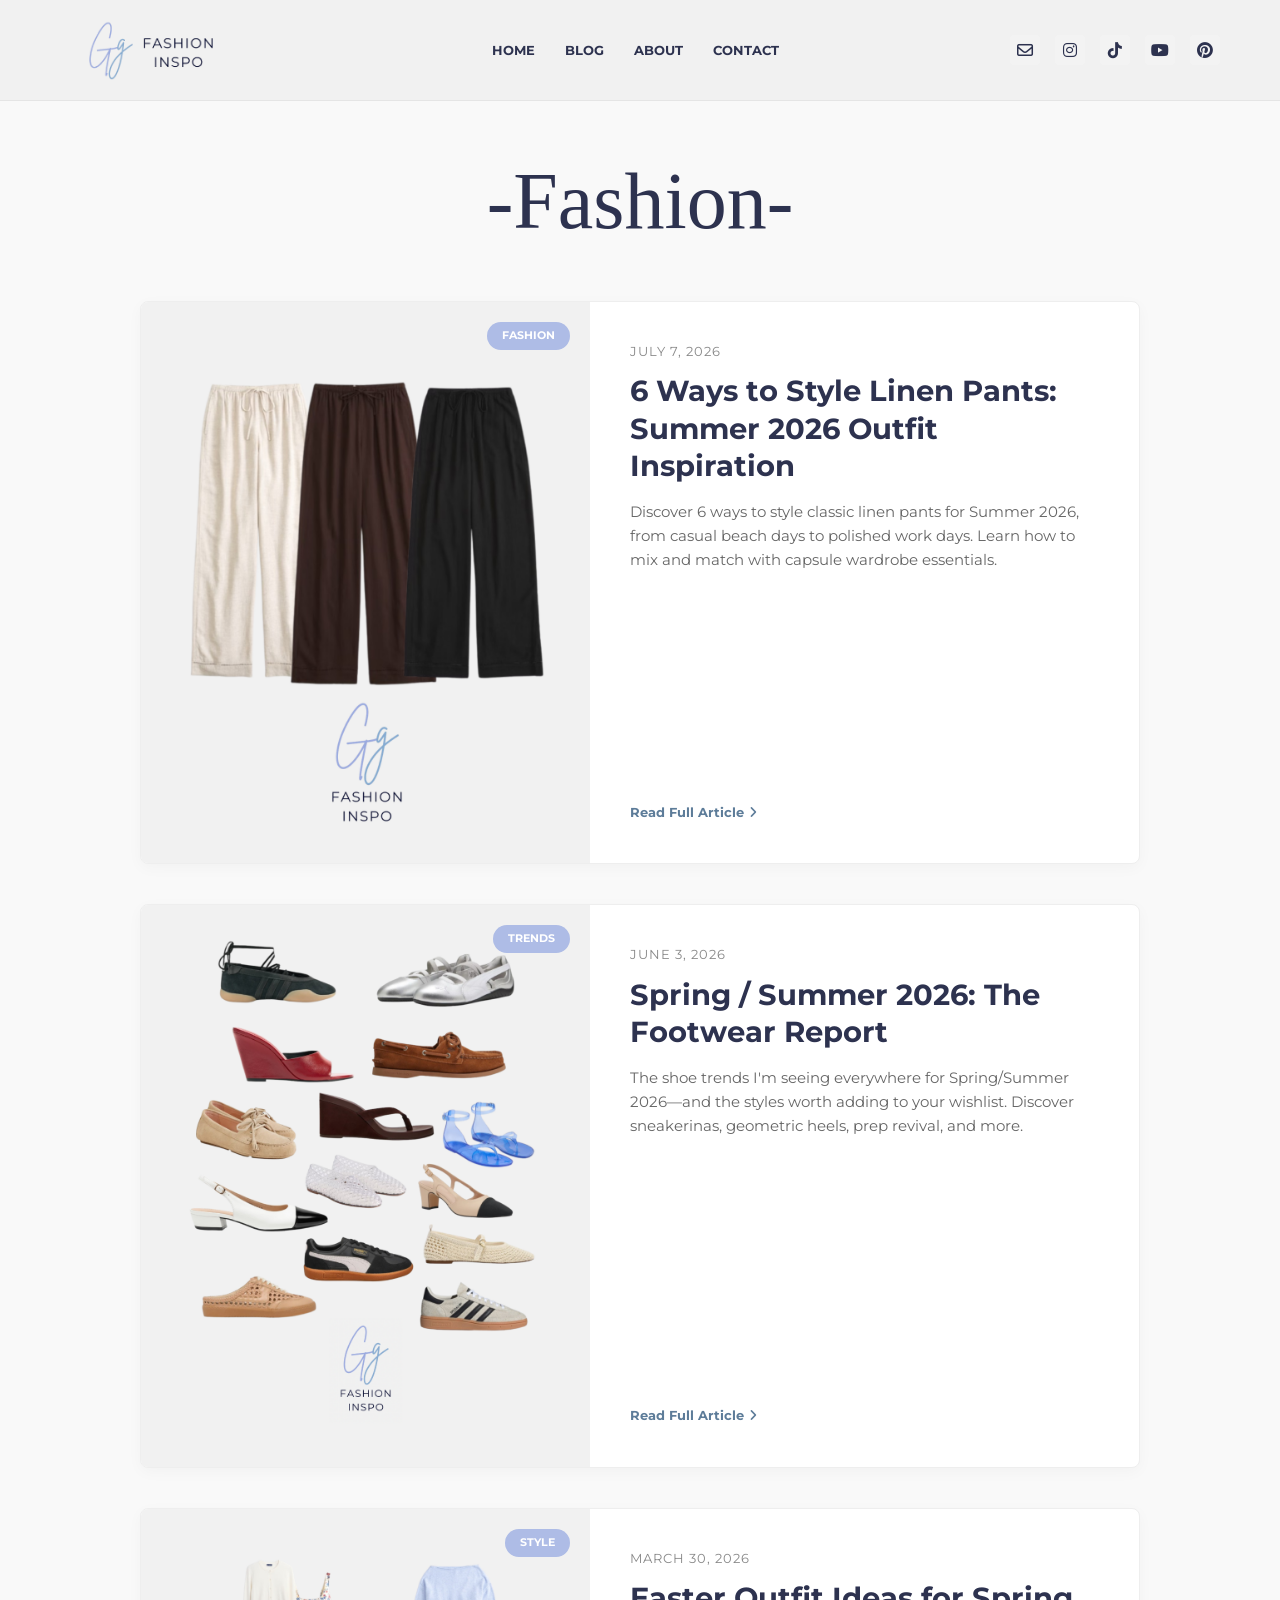
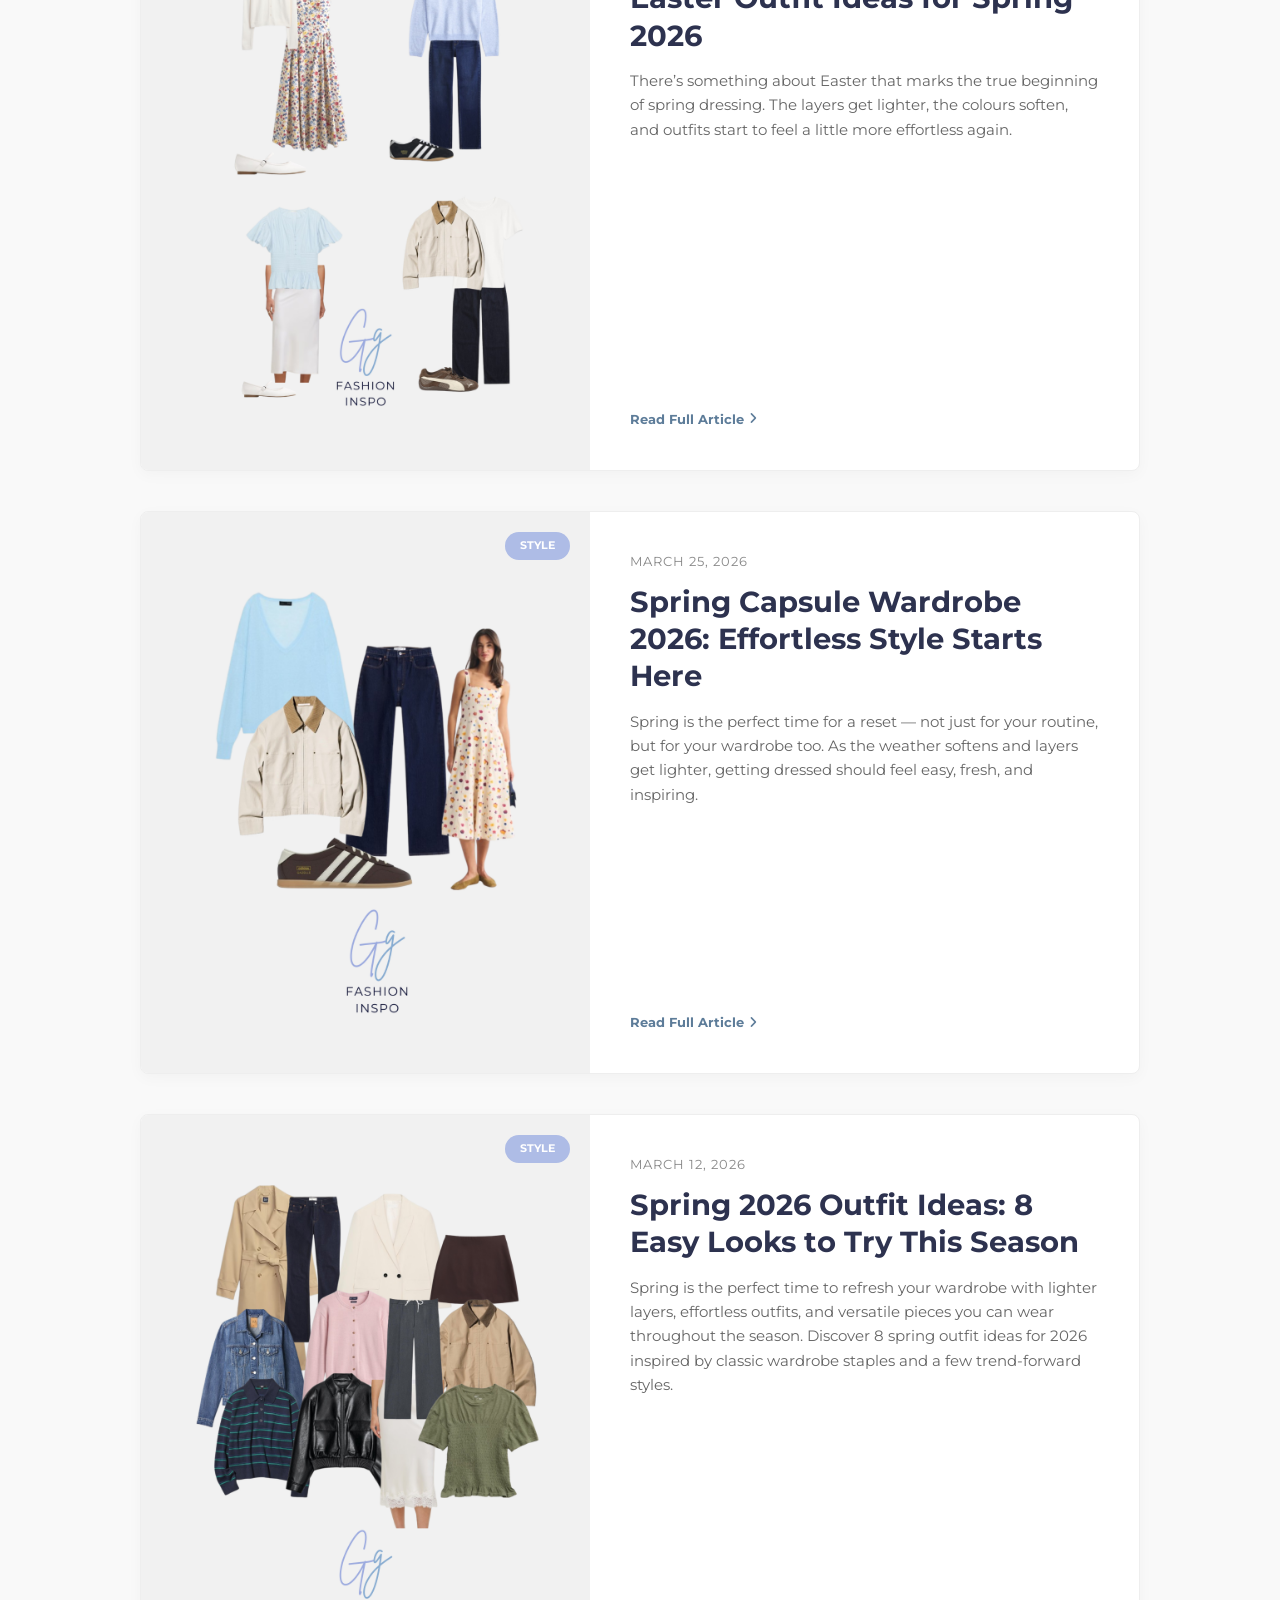
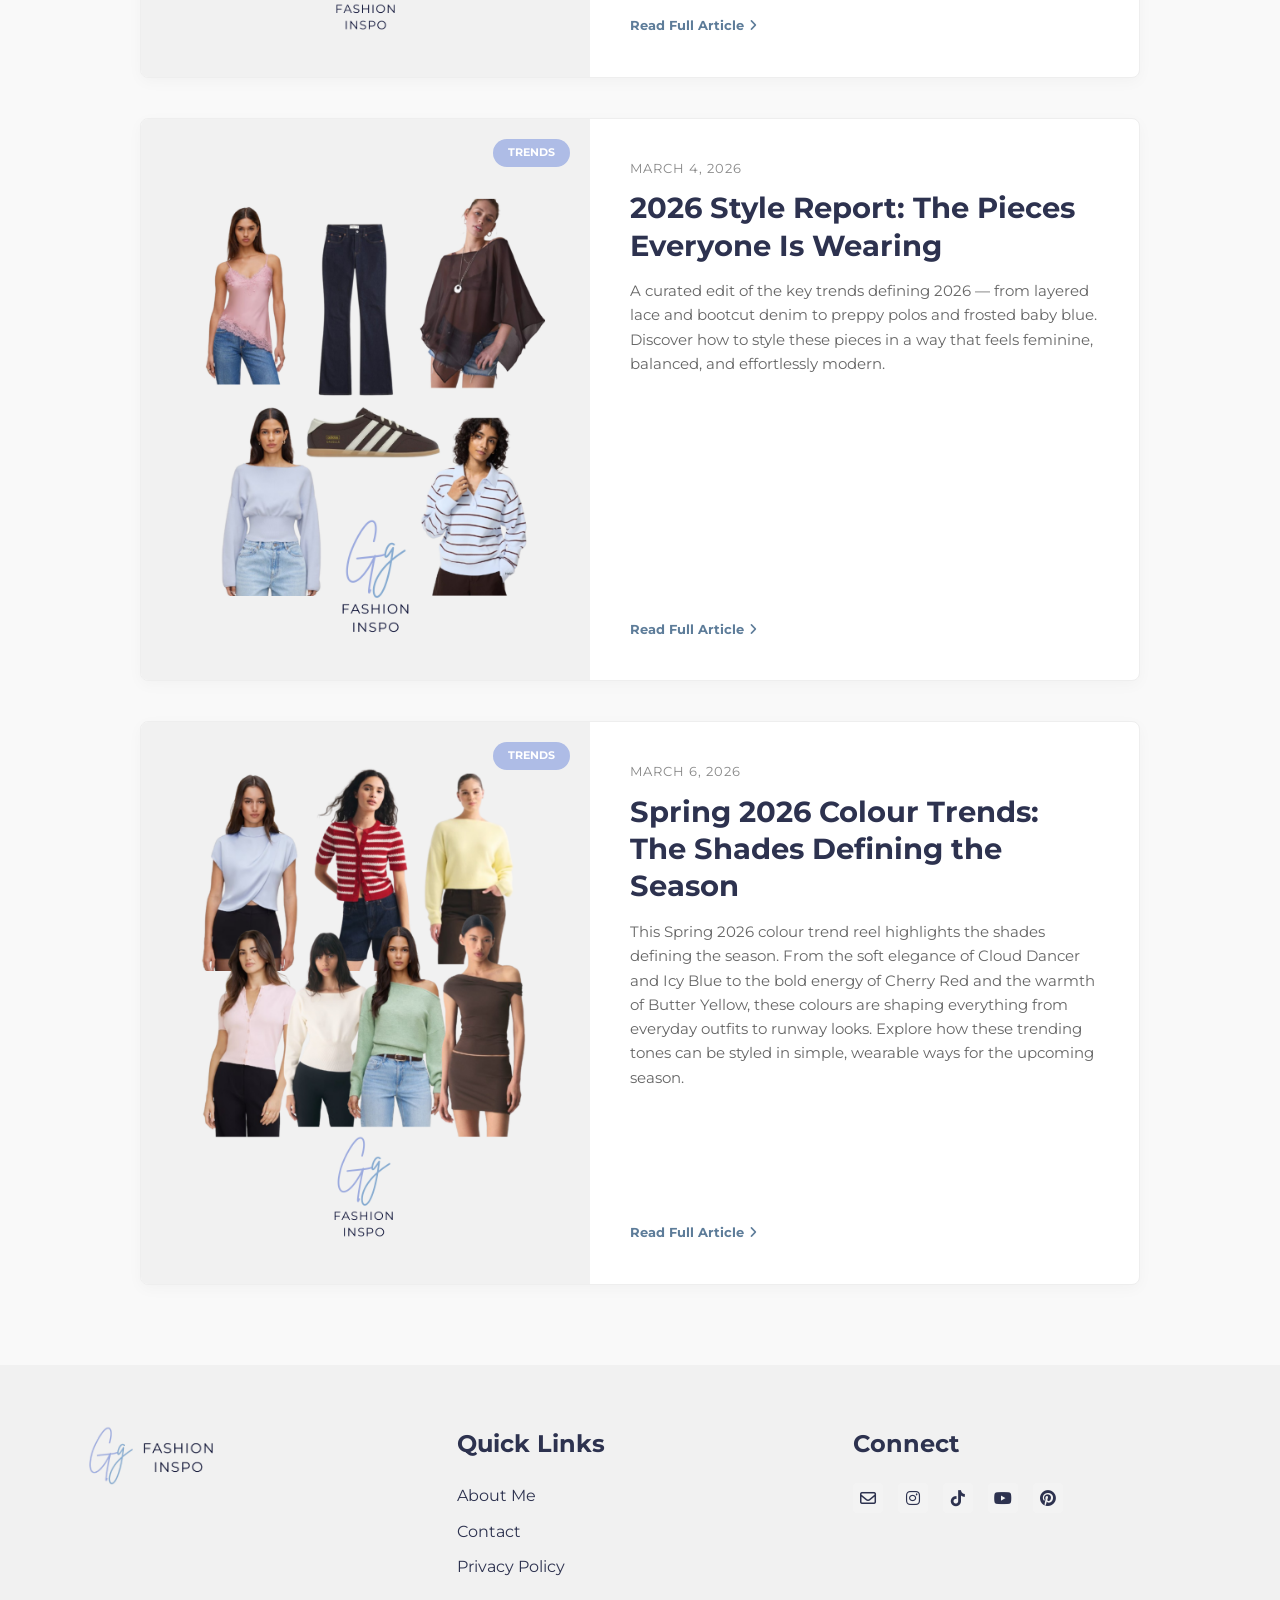
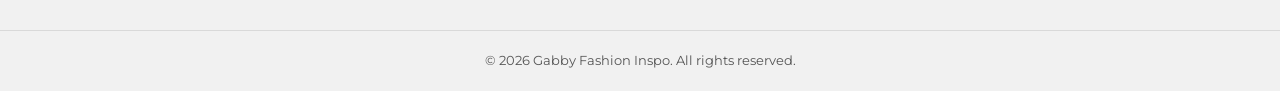
<file: blog.html>
<!DOCTYPE html>
<html lang="en">

<head>
    <meta charset="UTF-8">
    <meta name="viewport" content="width=device-width, initial-scale=1.0">
    <title>Blog - Gabby Fashion Inspo</title>
    <!-- Favicon -->
    <link rel="icon" type="image/png" href="assets/Favicon_gabby.png">
    <!-- Fonts -->
    <link rel="preconnect" href="https://fonts.googleapis.com">
    <link rel="preconnect" href="https://fonts.gstatic.com" crossorigin>
    <link href="https://fonts.googleapis.com/css2?family=Montserrat:wght@300;400;500;600;700&display=swap"
        rel="stylesheet">
    <link href="https://fonts.cdnfonts.com/css/brittany-signature" rel="stylesheet">
    <!-- Font Awesome -->
    <link rel="stylesheet" href="https://cdnjs.cloudflare.com/ajax/libs/font-awesome/6.4.0/css/all.min.css">
    <!-- Custom CSS -->
    <link rel="stylesheet" href="css/style.css">
</head>

<body>

    <!-- Header -->
    <header>
        <div class="container header-container">
            <div class="logo">
                <a href="index.html">
                    <img src="assets/GabbyFashionInpo_Banner_Logo-removebg-preview.png" alt="Gabby Fashion Inspo Logo"
                        class="header-logo-img">
                </a>
            </div>
            <nav>
                <ul class="nav-links">
                    <li><a href="index.html">Home</a></li>
                    <li><a href="blog.html">Blog</a></li>
                    <li><a href="about.html">About</a></li>
                    <li><a href="contact.html">Contact</a></li>
                </ul>
            </nav>
            <div class="social-icons">
                <a href="mailto:gabriela.gregoris1818@gmail.com"><i class="fa-regular fa-envelope"></i></a>
                <a href="https://www.instagram.com/gabby_fashioninspo/"><i class="fa-brands fa-instagram"></i></a>
                <a href="https://www.tiktok.com/@gabby_fashioninspo"><i class="fa-brands fa-tiktok"></i></a>
                <a href="https://www.youtube.com/@gabby_fashioninspo/shorts"><i class="fa-brands fa-youtube"></i></a>
                <a href="https://ca.pinterest.com/gabby_fashioninspo/"><i class="fa-brands fa-pinterest"></i></a>
            </div>
        </div>
    </header>

    <!-- Blog Listing Section -->
    <section class="blog-listing">
        <div class="container">
            <div class="blog-header-title">
                <h1 class="script-font">-Fashion-</h1>
            </div>

            <div class="blog-posts-list">
                <!-- Post 7 -->
                <article class="blog-list-card">
                    <div class="blog-list-image">
                        <span class="badge">FASHION</span>
                        <img src="assets/6 Ways TO STYLE LINEN PANTS Summer 2026 COVER.png"
                            alt="6 Ways to Style Linen Pants: Summer 2026 Outfit Inspiration">
                    </div>
                    <div class="blog-list-content">
                        <span class="post-date">July 7, 2026</span>
                        <h2 class="post-title"><a href="blog-post-7.html">6 Ways to Style Linen Pants: Summer 2026 Outfit Inspiration</a></h2>
                        <p>Discover 6 ways to style classic linen pants for Summer 2026, from casual beach days to polished work days. Learn how to mix and match with capsule wardrobe essentials.</p>
                        <a href="blog-post-7.html" class="read-more">Read Full Article <i
                                class="fa-solid fa-angle-right"></i></a>
                    </div>
                </article>

                <!-- Post 6 -->
                <article class="blog-list-card">
                    <div class="blog-list-image">
                        <span class="badge">TRENDS</span>
                        <img src="assets/Spring 2026 Footwear Trends .png"
                            hialt="Spring / Summer 2026 The Footwear Report">
                    </div>
                    <div class="blog-list-content">
                        <span class="post-date">June 3, 2026</span>
                        <h2 class="post-title"><a href="blog-post-6.html">Spring / Summer 2026: The Footwear Report</a>
                        </h2>
                        <p>The shoe trends I'm seeing everywhere for Spring/Summer 2026—and the styles worth adding to
                            your wishlist. Discover sneakerinas, geometric heels, prep revival, and more.</p>
                        <a href="blog-post-6.html" class="read-more">Read Full Article <i
                                class="fa-solid fa-angle-right"></i></a>
                    </div>
                </article>

                <!-- Post 5 -->
                <article class="blog-list-card">
                    <div class="blog-list-image">
                        <span class="badge">STYLE</span>
                        <img src="assets/easter 2026 outfit idea cover.png" alt="Easter Outfit Ideas for Spring 2026">
                    </div>
                    <div class="blog-list-content">
                        <span class="post-date">March 30, 2026</span>
                        <h2 class="post-title"><a href="blog-post-5.html">Easter Outfit Ideas for Spring 2026</a></h2>
                        <p>There’s something about Easter that marks the true beginning of spring dressing. The layers
                            get lighter, the colours soften, and outfits start to feel a little more effortless again.
                        </p>
                        <a href="blog-post-5.html" class="read-more">Read Full Article <i
                                class="fa-solid fa-angle-right"></i></a>
                    </div>
                </article>

                <!-- Post 4 -->
                <article class="blog-list-card">
                    <div class="blog-list-image">
                        <span class="badge">STYLE</span>
                        <img src="assets/Spring Capsule 2026 Cover.png" alt="Spring Capsule Wardrobe 2026">
                    </div>
                    <div class="blog-list-content">
                        <span class="post-date">March 25, 2026</span>
                        <h2 class="post-title"><a href="blog-post-4.html">Spring Capsule Wardrobe 2026: Effortless Style
                                Starts Here</a></h2>
                        <p>Spring is the perfect time for a reset — not just for your routine, but for your wardrobe
                            too. As the weather softens and layers get lighter, getting dressed should feel easy, fresh,
                            and inspiring.</p>
                        <a href="blog-post-4.html" class="read-more">Read Full Article <i
                                class="fa-solid fa-angle-right"></i></a>
                    </div>
                </article>

                <!-- Post 3 -->
                <article class="blog-list-card">
                    <div class="blog-list-image">
                        <span class="badge">STYLE</span>
                        <img src="assets/Spring 2026 Outfit Ideas.png" alt="Spring 2026 Outfit Ideas">
                    </div>
                    <div class="blog-list-content">
                        <span class="post-date">March 12, 2026</span>
                        <h2 class="post-title"><a href="blog-post-3.html">Spring 2026 Outfit Ideas: 8 Easy Looks to Try
                                This Season</a></h2>
                        <p>Spring is the perfect time to refresh your wardrobe with lighter layers, effortless outfits,
                            and versatile pieces you can wear throughout the season. Discover 8 spring outfit ideas for
                            2026 inspired by classic wardrobe staples and a few trend-forward styles.</p>
                        <a href="blog-post-3.html" class="read-more">Read Full Article <i
                                class="fa-solid fa-angle-right"></i></a>
                    </div>
                </article>

                <!-- Post 1 -->
                <article class="blog-list-card">
                    <div class="blog-list-image">
                        <span class="badge">TRENDS</span>
                        <img src="assets/2026 Style Report.png" alt="2026 Trends">
                    </div>
                    <div class="blog-list-content">
                        <span class="post-date">March 4, 2026</span>
                        <h2 class="post-title"><a href="blog-post.html">2026 Style Report: The Pieces Everyone Is
                                Wearing</a></h2>
                        <p>A curated edit of the key trends defining 2026 — from layered lace and bootcut denim to
                            preppy polos and frosted baby blue. Discover how to style these pieces in a way that feels
                            feminine, balanced, and effortlessly modern.</p>
                        <a href="blog-post.html" class="read-more">Read Full Article <i
                                class="fa-solid fa-angle-right"></i></a>
                    </div>
                </article>

                <!-- Post 2 -->
                <article class="blog-list-card">
                    <div class="blog-list-image">
                        <span class="badge">TRENDS</span>
                        <img src="assets/Spring 2026 Colour Trends.png" alt="Spring 2026 Colour Trends">
                    </div>
                    <div class="blog-list-content">
                        <span class="post-date">March 6, 2026</span>
                        <h2 class="post-title"><a href="blog-post-2.html">Spring 2026 Colour Trends: The Shades Defining
                                the Season</a>
                        </h2>
                        <p>This Spring 2026 colour trend reel highlights the shades defining the season. From the soft
                            elegance of Cloud Dancer and Icy Blue to the bold energy of Cherry Red and the warmth of
                            Butter Yellow, these colours are shaping everything from everyday outfits to runway looks.
                            Explore how these trending tones can be styled in simple, wearable ways for the upcoming
                            season.</p>
                        <a href="blog-post-2.html" class="read-more">Read Full Article <i
                                class="fa-solid fa-angle-right"></i></a>
                    </div>
                </article>

            </div>
        </div>
    </section>

    <!-- Footer -->
    <footer>
        <div class="container footer-container">
            <div class="footer-brand">
                <a href="index.html">
                    <img src="assets/GabbyFashionInpo_Banner_Logo-removebg-preview.png" alt="Gabby Fashion Inspo Logo"
                        class="header-logo-img">
                </a>
            </div>
            <div class="footer-links">
                <h4>Quick Links</h4>
                <ul>
                    <li><a href="about.html">About Me</a></li>
                    <li><a href="contact.html">Contact</a></li>
                    <li><a href="privacy.html">Privacy Policy</a></li>
                </ul>
            </div>
            <div class="footer-connect">
                <h4>Connect</h4>
                <div class="social-icons">
                    <a href="mailto:gabriela.gregoris1818@gmail.com"><i class="fa-regular fa-envelope"></i></a>
                    <a href="https://www.instagram.com/gabby_fashioninspo/"><i class="fa-brands fa-instagram"></i></a>
                    <a href="https://www.tiktok.com/@gabby_fashioninspo"><i class="fa-brands fa-tiktok"></i></a>
                    <a href="https://www.youtube.com/@gabby_fashioninspo/shorts"><i
                            class="fa-brands fa-youtube"></i></a>
                    <a href="https://ca.pinterest.com/gabby_fashioninspo/"><i class="fa-brands fa-pinterest"></i></a>
                </div>
            </div>
        </div>
        <div class="copyright">
            <p>&copy; 2026 Gabby Fashion Inspo. All rights reserved.</p>
        </div>
    </footer>

    <script src="js/script.js"></script>
</body>

</html>
</file>
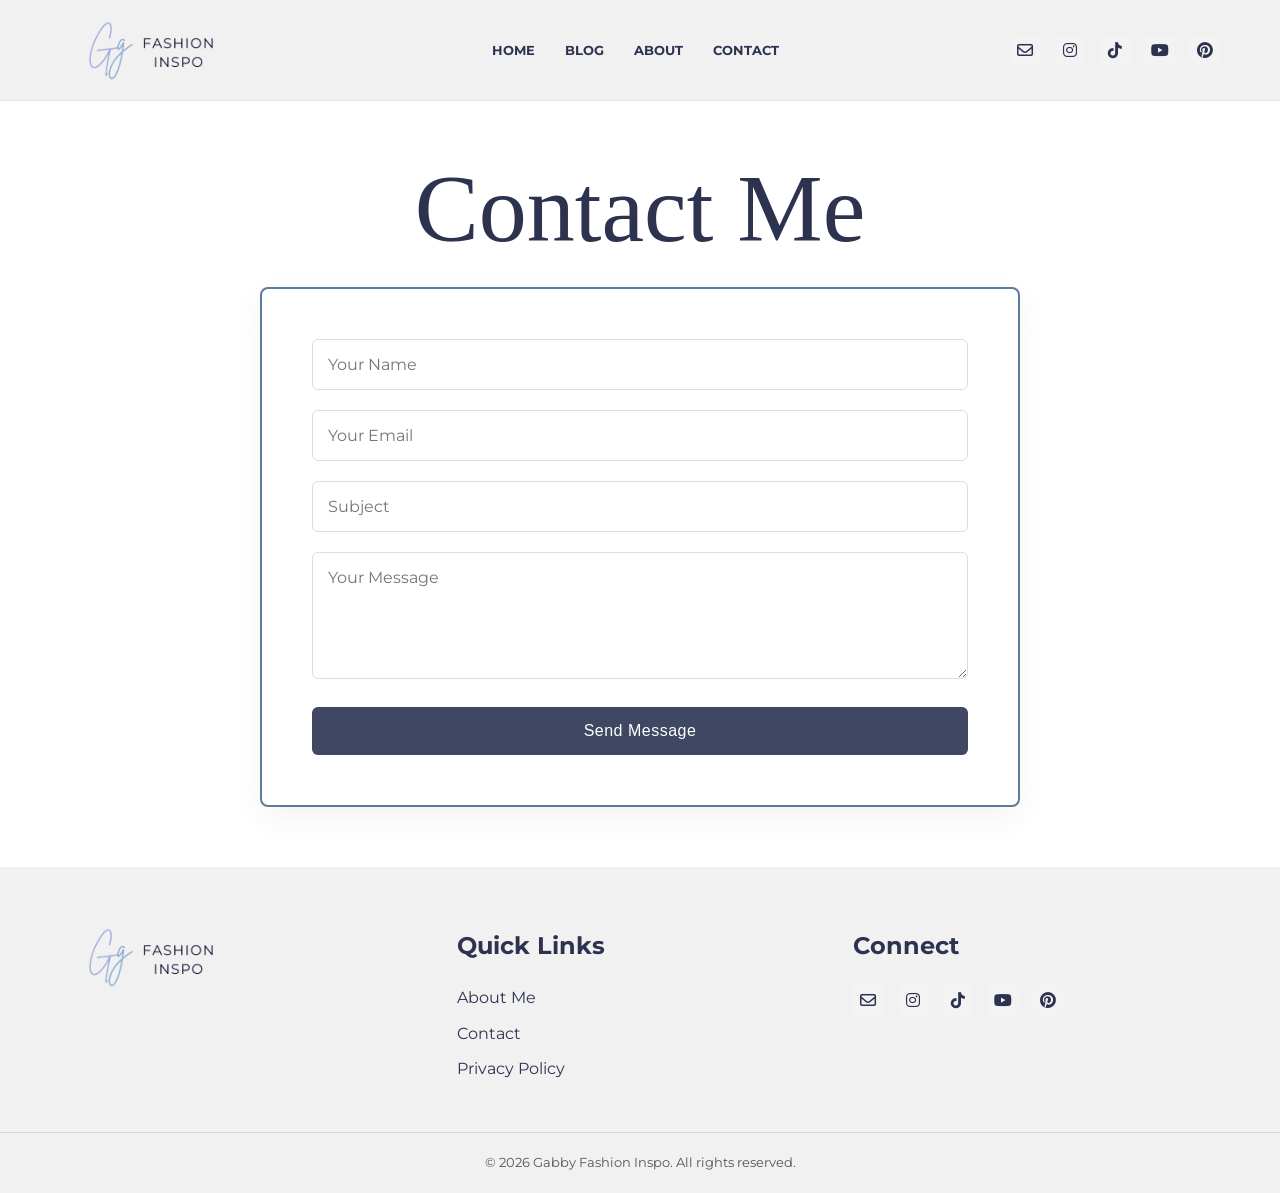
<file: contact.html>
<!DOCTYPE html>
<html lang="en">

<head>
    <meta charset="UTF-8">
    <meta name="viewport" content="width=device-width, initial-scale=1.0">
    <title>Contact Me - Gabby Fashion Inspo</title>
    <!-- Favicon -->
    <link rel="icon" type="image/png" href="assets/Favicon_gabby.png">
    <!-- Fonts -->
    <link rel="preconnect" href="https://fonts.googleapis.com">
    <link rel="preconnect" href="https://fonts.gstatic.com" crossorigin>
    <link href="https://fonts.googleapis.com/css2?family=Montserrat:wght@300;400;500;600;700&display=swap"
        rel="stylesheet">
    <link href="https://fonts.cdnfonts.com/css/brittany-signature" rel="stylesheet">
    <!-- Font Awesome -->
    <link rel="stylesheet" href="https://cdnjs.cloudflare.com/ajax/libs/font-awesome/6.4.0/css/all.min.css">
    <!-- Custom CSS -->
    <link rel="stylesheet" href="css/style.css">
</head>

<body>

    <!-- Header -->
    <header>
        <div class="container header-container">
            <div class="logo">
                <a href="index.html">
                    <img src="assets/GabbyFashionInpo_Banner_Logo-removebg-preview.png" alt="Gabby Fashion Inspo Logo"
                        class="header-logo-img">
                </a>
            </div>
            <nav>
                <ul class="nav-links">
                    <li><a href="index.html">Home</a></li>
                    <li><a href="blog.html">Blog</a></li>
                    <li><a href="about.html">About</a></li>
                    <li><a href="contact.html">Contact</a></li>
                </ul>
            </nav>
            <div class="social-icons">
                <a href="mailto:gabriela.gregoris1818@gmail.com"><i class="fa-regular fa-envelope"></i></a>
                <a href="https://www.instagram.com/gabby_fashioninspo/"><i class="fa-brands fa-instagram"></i></a>
                <a href="https://www.tiktok.com/@gabby_fashioninspo"><i class="fa-brands fa-tiktok"></i></a>
                <a href="https://www.youtube.com/@gabby_fashioninspo/shorts"><i class="fa-brands fa-youtube"></i></a>
                <a href="https://ca.pinterest.com/gabby_fashioninspo/"><i class="fa-brands fa-pinterest"></i></a>
            </div>
        </div>
    </header>

    <!-- Contact Section -->
    <section class="contact-page">
        <div class="container contact-container">

            <div class="contact-header">
                <h1 class="script-font">Contact Me</h1>
            </div>

            <!-- Contact Form Wrapper -->
            <div class="contact-form-wrapper">
                <form class="contact-form" action="https://formsubmit.co/gabriela.gregoris1818@gmail.com" method="POST">

                    <div class="form-group">
                        <input type="text" id="name" name="name" placeholder="Your Name" required>
                    </div>

                    <div class="form-group">
                        <input type="email" id="email" name="email" placeholder="Your Email" required>
                    </div>

                    <div class="form-group">
                        <input type="text" id="subject" name="subject" placeholder="Subject" required>
                    </div>

                    <div class="form-group">
                        <textarea id="message" name="message" rows="5" placeholder="Your Message" required></textarea>
                    </div>

                    <button type="submit" class="btn btn-primary btn-submit">Send Message</button>

                </form>
            </div>

        </div>
    </section>

    <!-- Footer -->
    <footer>
        <div class="container footer-container">
            <div class="footer-brand">
                <a href="index.html">
                    <img src="assets/GabbyFashionInpo_Banner_Logo-removebg-preview.png" alt="Gabby Fashion Inspo Logo"
                        class="header-logo-img">
                </a>
            </div>
            <div class="footer-links">
                <h4>Quick Links</h4>
                <ul>
                    <li><a href="about.html">About Me</a></li>
                    <li><a href="contact.html">Contact</a></li>
                    <li><a href="privacy.html">Privacy Policy</a></li>
                </ul>
            </div>
            <div class="footer-connect">
                <h4>Connect</h4>
                <div class="social-icons">
                    <a href="mailto:gabriela.gregoris1818@gmail.com"><i class="fa-regular fa-envelope"></i></a>
                    <a href="https://www.instagram.com/gabby_fashioninspo/"><i class="fa-brands fa-instagram"></i></a>
                    <a href="https://www.tiktok.com/@gabby_fashioninspo"><i class="fa-brands fa-tiktok"></i></a>
                    <a href="https://www.youtube.com/@gabby_fashioninspo/shorts"><i
                            class="fa-brands fa-youtube"></i></a>
                    <a href="https://ca.pinterest.com/gabby_fashioninspo/"><i class="fa-brands fa-pinterest"></i></a>
                </div>
            </div>
        </div>
        <div class="copyright">
            <p>&copy; 2026 Gabby Fashion Inspo. All rights reserved.</p>
        </div>
    </footer>

    <script src="js/script.js"></script>
</body>

</html>
</file>
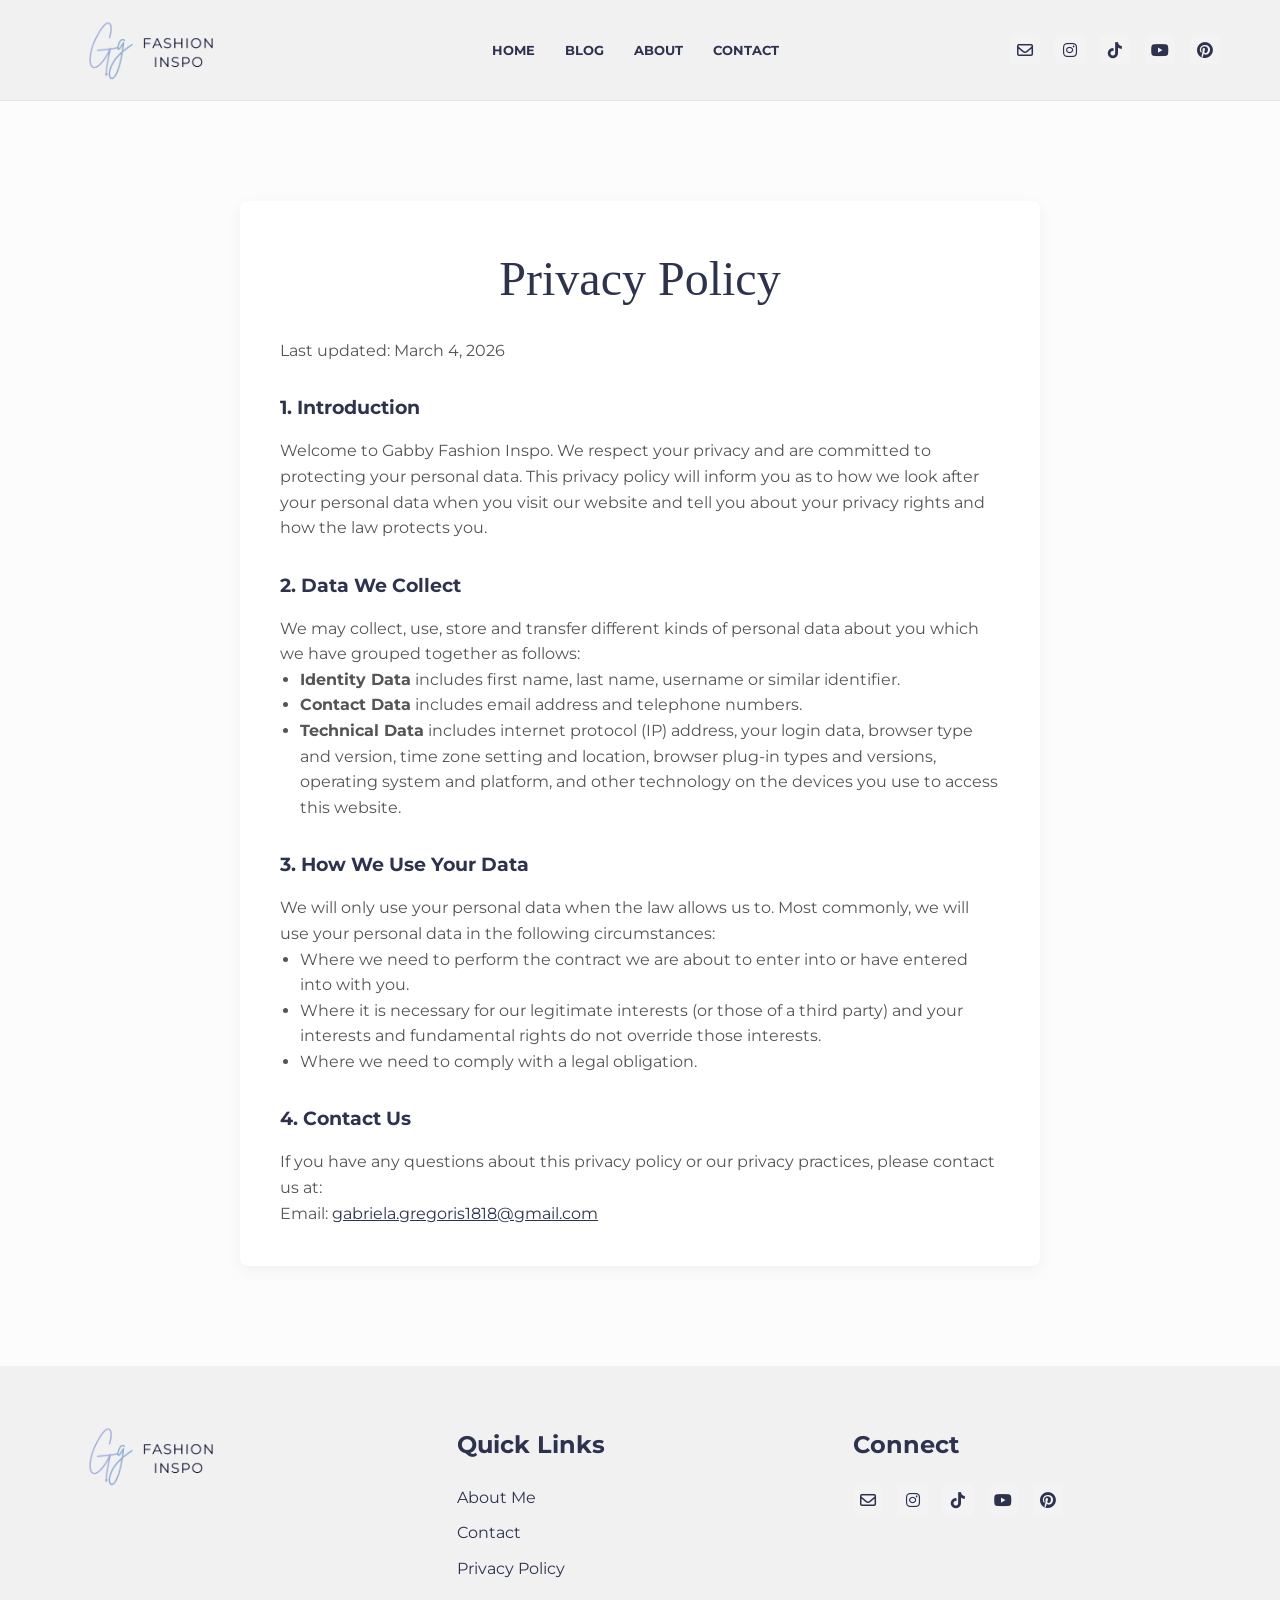
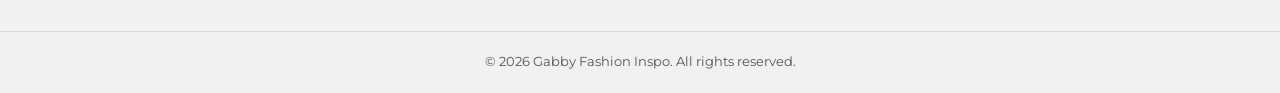
<file: privacy.html>
<!DOCTYPE html>
<html lang="en">

<head>
    <meta charset="UTF-8">
    <meta name="viewport" content="width=device-width, initial-scale=1.0">
    <title>Privacy Policy - Gabby Fashion Inspo</title>
    <!-- Favicon -->
    <link rel="icon" type="image/png" href="assets/Favicon_gabby.png">
    <!-- Fonts -->
    <link rel="preconnect" href="https://fonts.googleapis.com">
    <link rel="preconnect" href="https://fonts.gstatic.com" crossorigin>
    <link href="https://fonts.googleapis.com/css2?family=Montserrat:wght@300;400;500;600;700&display=swap"
        rel="stylesheet">
    <link href="https://fonts.cdnfonts.com/css/brittany-signature" rel="stylesheet">
    <!-- Font Awesome -->
    <link rel="stylesheet" href="https://cdnjs.cloudflare.com/ajax/libs/font-awesome/6.4.0/css/all.min.css">
    <!-- Custom CSS -->
    <link rel="stylesheet" href="css/style.css">
</head>

<body>

    <!-- Header -->
    <header>
        <div class="container header-container">
            <div class="logo">
                <a href="index.html">
                    <img src="assets/GabbyFashionInpo_Banner_Logo-removebg-preview.png" alt="Gabby Fashion Inspo Logo"
                        class="header-logo-img">
                </a>
            </div>
            <nav>
                <ul class="nav-links">
                    <li><a href="index.html">Home</a></li>
                    <li><a href="blog.html">Blog</a></li>
                    <li><a href="about.html">About</a></li>
                    <li><a href="contact.html">Contact</a></li>
                </ul>
            </nav>
            <div class="social-icons">
                <a href="mailto:gabriela.gregoris1818@gmail.com"><i class="fa-regular fa-envelope"></i></a>
                <a href="https://www.instagram.com/gabby_fashioninspo/"><i class="fa-brands fa-instagram"></i></a>
                <a href="https://www.tiktok.com/@gabby_fashioninspo"><i class="fa-brands fa-tiktok"></i></a>
                <a href="https://www.youtube.com/@gabby_fashioninspo/shorts"><i class="fa-brands fa-youtube"></i></a>
                <a href="https://ca.pinterest.com/gabby_fashioninspo/"><i class="fa-brands fa-pinterest"></i></a>
            </div>
        </div>
    </header>

    <!-- Privacy Policy Section -->
    <section class="privacy-page">
        <div class="container privacy-container">
            <h1 class="script-font">Privacy Policy</h1>

            <div class="lead-small">
                <p>Last updated: March 4, 2026</p>

                <h3>1. Introduction</h3>
                <p>Welcome to Gabby Fashion Inspo. We respect your privacy and are committed to protecting your personal
                    data. This privacy policy will inform you as to how we look after your personal data when you visit
                    our website and tell you about your privacy rights and how the law protects you.</p>

                <h3>2. Data We Collect</h3>
                <p>We may collect, use, store and transfer different kinds of personal data about you which we have
                    grouped together as follows:</p>
                <ul>
                    <li><strong>Identity Data</strong> includes first name, last name, username or similar identifier.
                    </li>
                    <li><strong>Contact Data</strong> includes email address and telephone numbers.</li>
                    <li><strong>Technical Data</strong> includes internet protocol (IP) address, your login data,
                        browser type and version, time zone setting and location, browser plug-in types and versions,
                        operating system and platform, and other technology on the devices you use to access this
                        website.</li>
                </ul>

                <h3>3. How We Use Your Data</h3>
                <p>We will only use your personal data when the law allows us to. Most commonly, we will use your
                    personal data in the following circumstances:</p>
                <ul>
                    <li>Where we need to perform the contract we are about to enter into or have entered into with you.
                    </li>
                    <li>Where it is necessary for our legitimate interests (or those of a third party) and your
                        interests and fundamental rights do not override those interests.</li>
                    <li>Where we need to comply with a legal obligation.</li>
                </ul>

                <h3>4. Contact Us</h3>
                <p>If you have any questions about this privacy policy or our privacy practices, please contact us at:
                </p>
                <p>Email: <a href="mailto:gabriela.gregoris1818@gmail.com"
                        class="contact-link">gabriela.gregoris1818@gmail.com</a>
                </p>
            </div>
        </div>
    </section>

    <!-- Footer -->
    <footer>
        <div class="container footer-container">
            <div class="footer-brand">
                <a href="index.html">
                    <img src="assets/GabbyFashionInpo_Banner_Logo-removebg-preview.png" alt="Gabby Fashion Inspo Logo"
                        class="header-logo-img">
                </a>
            </div>
            <div class="footer-links">
                <h4>Quick Links</h4>
                <ul>
                    <li><a href="about.html">About Me</a></li>
                    <li><a href="contact.html">Contact</a></li>
                    <li><a href="privacy.html">Privacy Policy</a></li>
                </ul>
            </div>
            <div class="footer-connect">
                <h4>Connect</h4>
                <div class="social-icons">
                    <a href="mailto:gabriela.gregoris1818@gmail.com"><i class="fa-regular fa-envelope"></i></a>
                    <a href="https://www.instagram.com/gabby_fashioninspo/"><i class="fa-brands fa-instagram"></i></a>
                    <a href="https://www.tiktok.com/@gabby_fashioninspo"><i class="fa-brands fa-tiktok"></i></a>
                    <a href="https://www.youtube.com/@gabby_fashioninspo/shorts"><i
                            class="fa-brands fa-youtube"></i></a>
                    <a href="https://ca.pinterest.com/gabby_fashioninspo/"><i class="fa-brands fa-pinterest"></i></a>
                </div>
            </div>
        </div>
        <div class="copyright">
            <p>&copy; 2026 Gabby Fashion Inspo. All rights reserved.</p>
        </div>
    </footer>

    <script src="js/script.js"></script>
</body>

</html>
</file>
<file: css/style.css>
/* Global Styles */
:root {
    --primary-color: #2D324F;
    --secondary-color: #5d7c99;
    /* Muted blue from wireframe button */
    --accent-color: #f4f4f4;
    --text-color: #555;
    --light-text: #888;
    --font-heading: 'Montserrat', sans-serif;
    --font-body: 'Montserrat', sans-serif;
    --font-script: 'Brittany Signature', cursive;
}

* {
    margin: 0;
    padding: 0;
    box-sizing: border-box;
}

body {
    font-family: var(--font-body);
    color: var(--text-color);
    line-height: 1.6;
    background-color: #fff;
}

a {
    text-decoration: none;
    color: inherit;
    transition: color 0.3s ease;
}

ul {
    list-style: none;
}

img {
    max-width: 100%;
    display: block;
    height: auto;
}

.container {
    max-width: 1200px;
    margin: 0 auto;
    padding: 0 20px;
}

/* Typography Helpers */
.script-font {
    font-family: var(--font-script);
    font-size: 2.5rem;
    font-weight: 400;
}

.sans-font {
    font-family: var(--font-heading);
    font-weight: 300;
    letter-spacing: 2px;
    text-transform: uppercase;
}

h2 {
    font-family: var(--font-heading);
    font-weight: 700;
    color: var(--primary-color);
    margin-bottom: 1rem;
}

h3 {
    font-family: var(--font-heading);
    font-weight: 700;
    color: var(--primary-color);
    margin: 1rem 0;
}

/* Buttons */
.btn {
    display: inline-block;
    padding: 10px 20px;
    text-transform: uppercase;
    font-size: 0.8rem;
    font-weight: 700;
    border-radius: 4px;
    letter-spacing: 1px;
    cursor: pointer;
    text-align: center;
}

.btn-primary {
    background-color: var(--secondary-color);
    color: white;
}

.btn-secondary {
    background-color: var(--secondary-color);
    color: white;
    box-shadow: 0 2px 5px rgba(0, 0, 0, 0.1);
}

.btn:hover {
    opacity: 0.9;
}

/* Header */
header {
    background-color: #f1f1f1;
    /* Updated background color */
    padding: 20px 0;
    border-bottom: 1px solid rgba(0, 0, 0, 0.05);
}

.header-container {
    display: flex;
    justify-content: space-between;
    align-items: center;
}

.logo {
    display: flex;
    align-items: baseline;
    gap: 10px;
    color: #2D324F;
}

.logo a {
    display: flex;
    align-items: baseline;
    gap: 10px;
    color: #2D324F;
}

.logo .script-font {
    font-size: 3rem;
    line-height: 1;
}

.logo .sans-font {
    font-size: 1.2rem;
}

.header-logo-img {
    height: 60px;
    /* Adjust size as needed */
    width: auto;
    object-fit: contain;
}

.nav-links {
    display: flex;
    gap: 30px;
}

.nav-links a {
    text-transform: uppercase;
    font-size: 0.8rem;
    font-weight: 700;
    color: #2D324F;
}

.social-icons {
    display: flex;
    gap: 15px;
}

.social-icons a {
    display: flex;
    justify-content: center;
    align-items: center;
    width: 30px;
    height: 30px;
    background-color: rgba(255, 255, 255, 0.2);
    border-radius: 4px;
    color: #2D324F;
}

.social-icons a:hover {
    background-color: rgba(255, 255, 255, 0.4);
}


/* Hero Section */
.hero {
    padding: 60px 0;
    background-color: #fff;
}

.hero-container {
    display: grid;
    grid-template-columns: 1fr 1fr;
    gap: 50px;
    align-items: center;
}

.hero-image {
    position: relative;
    border-radius: 8px;
    overflow: hidden;
    box-shadow: 0 5px 15px rgba(0, 0, 0, 0.1);
    max-height: 500px;
}

.hero-image img {
    width: 100%;
    height: 100%;
    max-height: 500px;
    object-fit: cover;
    object-position: center;
}

.hero-btn {
    position: absolute;
    bottom: 30px;
    left: 30px;
    padding: 12px 25px;
    font-size: 0.7rem;
}

.hero-content h2 {
    font-size: 2.5rem;
    margin-bottom: 20px;
}

.hero-content p {
    margin-bottom: 20px;
    font-size: 1rem;
    color: #666;
    max-width: 500px;
}

/* Latest Post Section */
.latest-posts {
    padding: 40px 0 80px;
    background-color: #f9f9f9;
}

.section-title.script-font {
    font-size: 5rem;
    color: #2D324F;
    margin-bottom: 30px;
    line-height: 1.2;
    transform: rotate(-5deg);
    display: inline-block;
}

.posts-grid {
    display: grid;
    grid-template-columns: repeat(2, 1fr);
    gap: 30px;
    max-width: 800px;
    margin: 0 auto;
}

.post-card {
    background: #fff;
    padding: 20px;
    border-radius: 8px;
    /* Optional rounded corners */
    box-shadow: 0 2px 10px rgba(0, 0, 0, 0.03);
    border: 1px solid #eee;
    margin-bottom: 30px;
    display: flex;
    flex-direction: column;
}

.post-column {
    display: flex;
    flex-direction: column;
}

.post-card img {
    border-radius: 4px;
    margin-bottom: 15px;
    width: 100%;
    object-fit: cover;
}

.post-card h3 {
    font-size: 1.5rem;
    margin-bottom: 10px;
}

.post-card p {
    font-size: 0.9rem;
    color: #777;
    margin-bottom: 10px;
}

.read-more {
    font-size: 0.8rem;
    font-weight: 700;
    color: var(--secondary-color);
    display: flex;
    align-items: center;
    gap: 5px;
    margin-top: auto;
}

.featured-column .post-card {
    height: 100%;
    margin-bottom: 0;
}

.featured-image-wrapper {
    position: relative;
}

.badge {
    position: absolute;
    top: 20px;
    right: 20px;
    background-color: #aebce6;
    color: #fff;
    padding: 5px 15px;
    border-radius: 20px;
    font-size: 0.7rem;
    font-weight: 700;
    text-transform: uppercase;
}

/* Footer */
footer {
    background-color: #f1f1f1;
    padding: 60px 0 20px;
    color: #2D324F;
}

.footer-container {
    display: grid;
    grid-template-columns: 1fr 1fr 1fr;
    gap: 30px;
    margin-bottom: 40px;
}

.footer-brand .logo .script-font {
    font-size: 4rem;
}

.footer-links h4,
.footer-connect h4 {
    font-family: var(--font-heading);
    font-size: 1.5rem;
    margin-bottom: 20px;
}

.footer-links ul li {
    margin-bottom: 10px;
}

.footer-links a:hover {
    text-decoration: underline;
}

.copyright {
    text-align: center;
    border-top: 1px solid rgba(0, 0, 0, 0.1);
    padding-top: 20px;
    font-size: 0.8rem;
    color: #555;
}

/* About Page */
.about-page {
    padding: 50px 0 80px;
    background-color: #fff;
    border-top: 1px solid rgba(0, 0, 0, 0.05);
}

.about-title {
    text-align: center;
    font-size: 5rem;
    color: #2D324F;
    margin-bottom: 60px;
    line-height: 1;
}

.about-content {
    display: grid;
    grid-template-columns: 1fr 1fr;
    gap: 60px;
    align-items: start;
    max-width: 1000px;
    margin: 0 auto;
}

.about-image-wrapper {
    background-color: #eef1f6;
    border: 2px solid #2D324F;
    border-radius: 8px;
    box-shadow: 0 10px 30px rgba(0, 0, 0, 0.1);
    padding: 5px;
}

.about-image-wrapper img {
    width: 100%;
    border-radius: 4px;
    display: block;
}

.about-text h2 {
    font-size: 2rem;
    color: #2D324F;
    margin-bottom: 20px;
    font-family: var(--font-heading);
    font-weight: 700;
}

.about-text p {
    margin-bottom: 20px;
    font-size: 1rem;
    color: #555;
    line-height: 1.7;
}

.about-text h3 {
    font-size: 1.4rem;
    margin-top: 30px;
    margin-bottom: 15px;
    color: #2D324F;
}

.about-list {
    margin-bottom: 30px;
}

.about-list li {
    margin-bottom: 10px;
    position: relative;
    padding-left: 20px;
    color: #555;
}

.about-list li::before {
    content: "•";
    color: var(--secondary-color);
    position: absolute;
    left: 0;
    top: 0;
}

.about-text .about-italic {
    font-style: italic;
    color: #666;
    margin-bottom: 30px;
}

.btn-about {
    text-transform: none;
    letter-spacing: normal;
    padding: 12px 25px;
    border-radius: 4px;
    font-weight: 500;
    background-color: #5d7c99;
    color: white;
}

/* Blog Listing Page */
.blog-listing {
    padding: 40px 0 80px;
    background-color: #f9f9f9;
}

.blog-header-title {
    text-align: center;
    margin: 20px 0 60px;
}

.blog-header-title h1 {
    font-size: 5rem;
    color: #2D324F;
    line-height: 1;
}

.blog-posts-list {
    display: flex;
    flex-direction: column;
    gap: 40px;
    max-width: 1000px;
    margin: 0 auto;
}

.blog-list-card {
    display: flex;
    background: #fff;
    border-radius: 8px;
    box-shadow: 0 4px 15px rgba(0, 0, 0, 0.03);
    border: 1px solid #eee;
    overflow: hidden;
    align-items: stretch;
}

.blog-list-image {
    flex: 0 0 45%;
    position: relative;
    display: flex;
}

.blog-list-image img {
    width: 100%;
    object-fit: cover;
}

.blog-list-content {
    padding: 40px;
    flex: 1;
    display: flex;
    flex-direction: column;
    justify-content: center;
}

.post-date {
    font-size: 0.8rem;
    color: #888;
    text-transform: uppercase;
    letter-spacing: 1px;
    margin-bottom: 10px;
    display: block;
}

.blog-list-content h2.post-title {
    font-size: 1.8rem;
    margin-bottom: 15px;
    line-height: 1.3;
}

.blog-list-content p {
    color: #666;
    margin-bottom: 25px;
    font-size: 0.95rem;
    line-height: 1.6;
}

/* Single Post Page */
.single-post {
    padding: 60px 0;
}

.single-post-container {
    max-width: 800px;
    margin: 0 auto;
}

.post-header {
    text-align: center;
    margin-bottom: 40px;
    display: flex;
    flex-direction: column;
    align-items: center;
    position: relative;
}

.badge-center {
    position: relative;
    top: auto;
    right: auto;
    display: inline-block;
    margin-bottom: 20px;
}

.post-header h1.post-title {
    font-size: 5rem;
    color: #2D324F;
    margin-bottom: 15px;
    line-height: 1.1;
}

.post-header h1.post-title.title-spaced {
    margin-bottom: 30px;
}

.post-subtitle {
    text-align: center;
    font-style: italic;
    margin-bottom: 2rem;
}

.post-meta {
    font-size: 0.85rem;
    color: #888;
    letter-spacing: 1px;
}

.post-hero-image {
    display: flex;
    justify-content: center;
    margin-bottom: 2rem;
    border-radius: 8px;
    overflow: hidden;
}

.post-hero-image img {
    width: 100%;
    border-radius: 8px;
}

.post-content .lead {
    font-size: 1.1rem;
    color: #444;
    line-height: 1.8;
    margin-bottom: 40px;
}

.post-content h2 {
    font-size: 1.8rem;
    color: #2D324F;
    margin-top: 40px;
    margin-bottom: 20px;
}

.post-content p {
    margin-bottom: 25px;
    font-size: 1rem;
    color: #555;
    line-height: 1.7;
}

.post-inline-image, .category-image {
    border-radius: 8px;
    margin: 20px auto;
    max-width: 400px;
    width: 100%;
    display: block;
}

.category-image.small-category-image {
    max-width: 40%;
    margin: 0 auto 2rem auto;
}

.outfit-layout {
    display: flex;
    flex-wrap: wrap;
    gap: 40px;
    margin-top: 40px;
    margin-bottom: 60px;
    align-items: flex-start;
}

.outfit-main-image {
    flex: 0 0 45%;
    display: flex;
}

.outfit-main-image img {
    width: 100%;
    object-fit: contain;
    object-position: top;
    margin-bottom: 0;
}

.outfit-details {
    flex: 1;
    min-width: 300px;
    text-align: center;
    display: flex;
    flex-direction: column;
    justify-content: center;
}

.outfit-heading {
    margin-top: 0;
    font-size: 3rem;
    font-style: normal;
    font-family: var(--font-script);
    color: #000;
    font-weight: 400;
}

.outfit-subtext {
    font-size: 0.85rem;
    font-style: italic;
    color: #444;
    margin-bottom: 25px;
}

.outfit-details p {
    font-size: 0.85rem;
    line-height: 1.8;
    color: #333;
    margin-bottom: 20px;
}

.outfit-products-grid {
    display: grid;
    grid-template-columns: repeat(2, 1fr);
    gap: 15px;
    margin: 30px auto;
}

.outfit-products-grid.grid-center {
    justify-content: center;
}

.outfit-products-grid.grid-2-fixed {
    grid-template-columns: repeat(2, 180px);
}

.outfit-products-grid.grid-3-fixed {
    grid-template-columns: repeat(3, 180px);
}

.product-item {
    text-align: center;
}

.product-item img {
    width: 100%;
    max-width: 150px;
    aspect-ratio: 1/1;
    object-fit: cover;
    margin: 0 auto 10px;
    display: block;
    background-color: #f5f5f5;
}

.product-item p {
    font-size: 0.7rem;
    color: #666;
    margin-bottom: 0;
    line-height: 1.4;
    white-space: nowrap;
    overflow: hidden;
    text-overflow: ellipsis;
}

.product-item a {
    text-decoration: none;
    color: inherit;
    display: block;
}

.product-item a:hover p {
    color: #000;
}

.post-divider {
    border: 0;
    height: 1px;
    background: #eee;
    margin: 40px 0;
}

.post-content .post-conclusion {
    font-style: italic;
    color: #444;
    font-size: 1rem;
    line-height: 1.8;
}

.post-footer {
    margin-top: 50px;
    display: flex;
    flex-direction: column;
    gap: 30px;
}

.post-tags {
    display: flex;
    gap: 10px;
    flex-wrap: wrap;
}

.tag {
    background: #f4f4f4;
    padding: 5px 15px;
    border-radius: 20px;
    font-size: 0.8rem;
    color: #555;
    text-transform: uppercase;
    letter-spacing: 1px;
}

.post-share {
    display: flex;
    flex-direction: column;
    gap: 15px;
}

.post-share h4 {
    font-size: 1rem;
    color: #2D324F;
}

.post-share-icons {
    display: flex;
    gap: 15px;
}

.post-share-icons a {
    display: flex;
    justify-content: center;
    align-items: center;
    width: 35px;
    height: 35px;
    background-color: #5d7c99;
    color: white;
    border-radius: 4px;
    transition: background-color 0.3s ease;
}

.post-share-icons a:hover {
    background-color: #2D324F;
}

/* Contact Page */
.contact-page {
    padding: 60px 0;
    background-color: #fff;
}

.contact-container {
    max-width: 800px;
    margin: 0 auto;
}

.contact-hero-image {
    margin-bottom: 40px;
    border-radius: 8px;
    overflow: hidden;
}

.contact-hero-image img {
    width: 100%;
    display: block;
    object-fit: cover;
    max-height: 300px;
}

.contact-header {
    text-align: center;
    margin-bottom: 30px;
}

.contact-header h1 {
    font-size: 6rem;
    color: #2D324F;
    line-height: 1;
}

.contact-form-wrapper {
    background: #fff;
    border: 2px solid #5d7c99;
    border-radius: 8px;
    padding: 50px;
    box-shadow: 0 10px 30px rgba(0, 0, 0, 0.05);
}

.contact-form {
    display: flex;
    flex-direction: column;
    gap: 20px;
}

.form-group input,
.form-group textarea {
    width: 100%;
    padding: 15px;
    border: 1px solid #ddd;
    border-radius: 6px;
    font-family: var(--font-body);
    font-size: 1rem;
    color: #2D324F;
    transition: border-color 0.3s ease;
}

.form-group input:focus,
.form-group textarea:focus {
    outline: none;
    border-color: #5d7c99;
}

.form-group textarea {
    resize: vertical;
}

.btn-submit {
    background-color: #3f4762;
    color: white;
    padding: 15px;
    font-size: 1rem;
    letter-spacing: 0.5px;
    border: none;
    border-radius: 6px;
    cursor: pointer;
    transition: background-color 0.3s ease;
    text-transform: none;
    font-weight: 500;
}

.btn-submit:hover {
    background-color: #2D324F;
}

/* Privacy Policy Page */
.privacy-page {
    padding: 100px 0;
    background-color: var(--light-bg, #fcfcfc);
}

.privacy-container {
    max-width: 800px;
    margin: 0 auto;
    background-color: white;
    padding: 40px;
    border-radius: 8px;
    box-shadow: 0 4px 15px rgba(0, 0, 0, 0.05);
}

.privacy-page h1 {
    text-align: center;
    color: var(--navy, #2D324F);
    margin-bottom: 20px;
    font-size: 3rem;
}

.privacy-page p.lead-small {
    font-family: var(--body-font, 'Montserrat', sans-serif);
    color: var(--text-color, #333333);
    line-height: 1.8;
}

.privacy-page h3 {
    color: var(--navy, #2D324F);
    margin-top: 30px;
    margin-bottom: 15px;
}

.privacy-page ul {
    list-style-type: disc;
    margin-left: 20px;
    margin-bottom: 20px;
}

.privacy-page a.contact-link {
    color: var(--navy, #2D324F);
    text-decoration: underline;
}

/* Instagram Embed */
.instagram-media {
    background: #FFF;
    border: 0;
    border-radius: 3px;
    box-shadow: 0 0 1px 0 rgba(0, 0, 0, 0.5), 0 1px 10px 0 rgba(0, 0, 0, 0.15);
    margin: 1px;
    max-width: 540px;
    min-width: 326px;
    padding: 0;
    width: 99.375%;
    width: -webkit-calc(100% - 2px);
    width: calc(100% - 2px);
}


/* Responsive */
@media (max-width: 900px) {
    .about-content {
        grid-template-columns: 1fr;
    }

    .posts-grid {
        grid-template-columns: 1fr 1fr;
        /* 2 columns on tablet */
    }

    .featured-column {
        grid-column: span 2;
        /* Featured post takes wide space */
    }

    .hero-container {
        grid-template-columns: 1fr;
        text-align: center;
    }

    .hero-content p {
        margin: 0 auto 20px;
    }

    .hero-btn {
        left: 50%;
        transform: translateX(-50%);
    }

    .blog-list-card {
        flex-direction: column;
    }

    .blog-list-image {
        flex: 0 0 auto;
    }

    .contact-form-wrapper {
        padding: 30px 20px;
    }
}

@media (max-width: 600px) {
    .header-container {
        flex-direction: column;
        gap: 20px;
    }

    .nav-links {
        gap: 15px;
        flex-wrap: wrap;
        justify-content: center;
    }

    .posts-grid {
        grid-template-columns: 1fr;
        /* 1 column on mobile */
    }

    .featured-column {
        grid-column: span 1;
    }

    .footer-container {
        grid-template-columns: 1fr;
        text-align: center;
    }

    .footer-connect .social-icons {
        justify-content: center;
    }
}

/* Comments Section */
.comments-section {
    margin-top: 50px;
    border-top: 1px solid #eee;
    padding-top: 40px;
    font-family: var(--font-body);
}

.comments-title {
    font-size: 1.8rem;
    color: var(--primary-color);
    margin-bottom: 30px;
    font-weight: 700;
}

.comments-list {
    display: flex;
    flex-direction: column;
    gap: 20px;
    margin-bottom: 50px;
}

.comment-card {
    display: flex;
    gap: 15px;
    background: #fff;
    border: 1px solid #eee;
    border-radius: 8px;
    padding: 20px;
    box-shadow: 0 2px 8px rgba(0, 0, 0, 0.02);
}

.comment-avatar {
    flex-shrink: 0;
    width: 45px;
    height: 45px;
    border-radius: 50%;
    display: flex;
    justify-content: center;
    align-items: center;
    font-weight: 600;
    font-size: 1.1rem;
    color: white;
    text-transform: uppercase;
}

.comment-content {
    flex-grow: 1;
}

.comment-meta {
    display: flex;
    justify-content: space-between;
    align-items: baseline;
    margin-bottom: 8px;
}

.comment-author {
    font-weight: 700;
    color: var(--primary-color);
    font-size: 0.95rem;
}

.comment-date {
    font-size: 0.8rem;
    color: var(--light-text);
}

.comment-text {
    font-size: 0.9rem;
    line-height: 1.6;
    color: var(--text-color);
    word-break: break-word;
}

/* Comment Form */
.comment-form-container {
    background: #f6f8fb;
    border-radius: 8px;
    padding: 30px;
    margin-top: 40px;
}

.comment-form-title {
    font-size: 1.3rem;
    color: var(--primary-color);
    margin-bottom: 20px;
    font-weight: 700;
}

.comment-form {
    display: flex;
    flex-direction: column;
    gap: 20px;
}

.comment-form-row {
    display: grid;
    grid-template-columns: 1fr 1fr;
    gap: 20px;
}

@media (max-width: 600px) {
    .comment-form-row {
        grid-template-columns: 1fr;
    }
    
    .comment-card {
        flex-direction: column;
        gap: 12px;
    }
}

.comment-form .form-group {
    display: flex;
    flex-direction: column;
    gap: 8px;
}

.comment-form label {
    font-size: 0.85rem;
    font-weight: 600;
    color: var(--primary-color);
}

.comment-form input,
.comment-form textarea {
    width: 100%;
    padding: 12px 15px;
    border: 1px solid #ddd;
    border-radius: 6px;
    font-family: var(--font-body);
    font-size: 0.95rem;
    color: var(--primary-color);
    transition: border-color 0.3s ease;
    background-color: white;
}

.comment-form input:focus,
.comment-form textarea:focus {
    outline: none;
    border-color: var(--secondary-color);
}

.comment-form textarea {
    min-height: 120px;
    resize: vertical;
}

.comment-form .error-message {
    color: #d9534f;
    font-size: 0.8rem;
    margin-top: 4px;
    display: none;
}

.comment-form .invalid input,
.comment-form .invalid textarea {
    border-color: #d9534f;
}

.comment-form .invalid .error-message {
    display: block;
}

.comment-success-message {
    background-color: #dff0d8;
    color: #3c763d;
    padding: 15px;
    border-radius: 6px;
    margin-bottom: 20px;
    font-size: 0.9rem;
    font-weight: 500;
    display: none;
}
</file>
